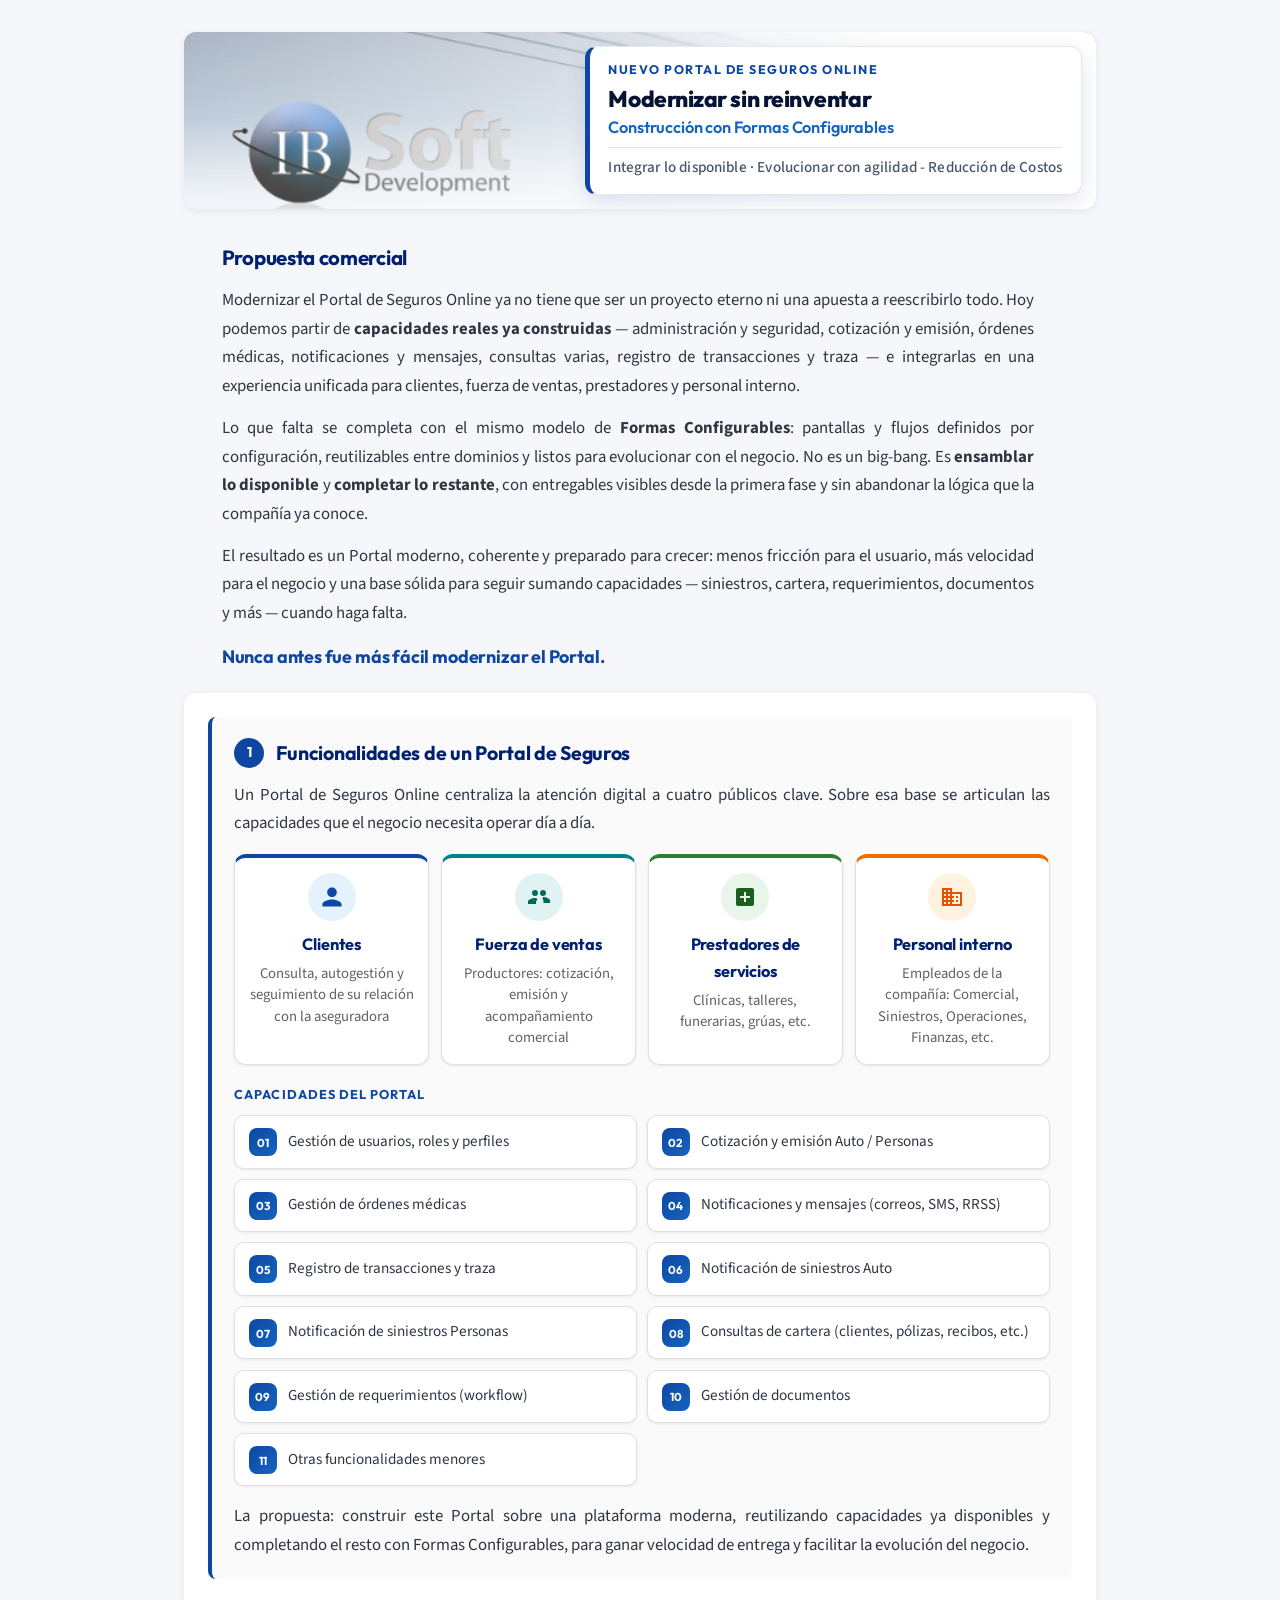
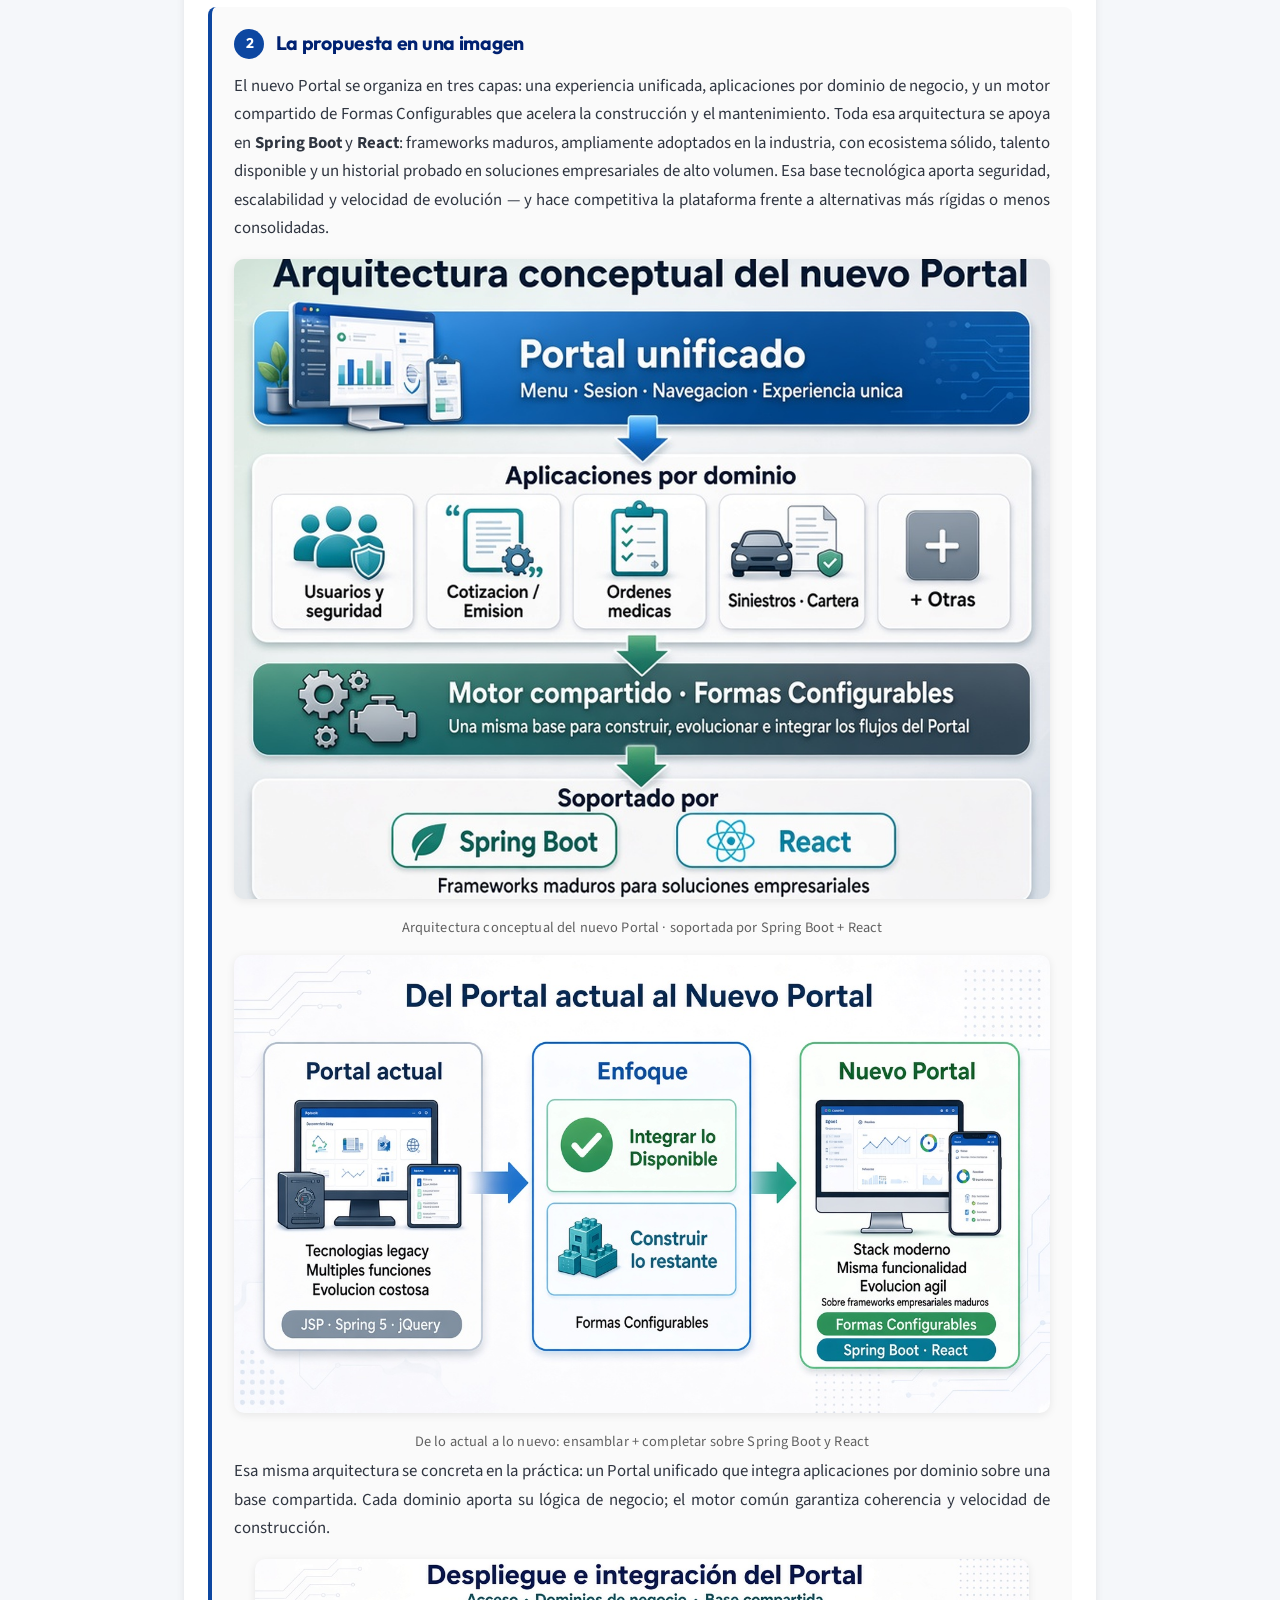
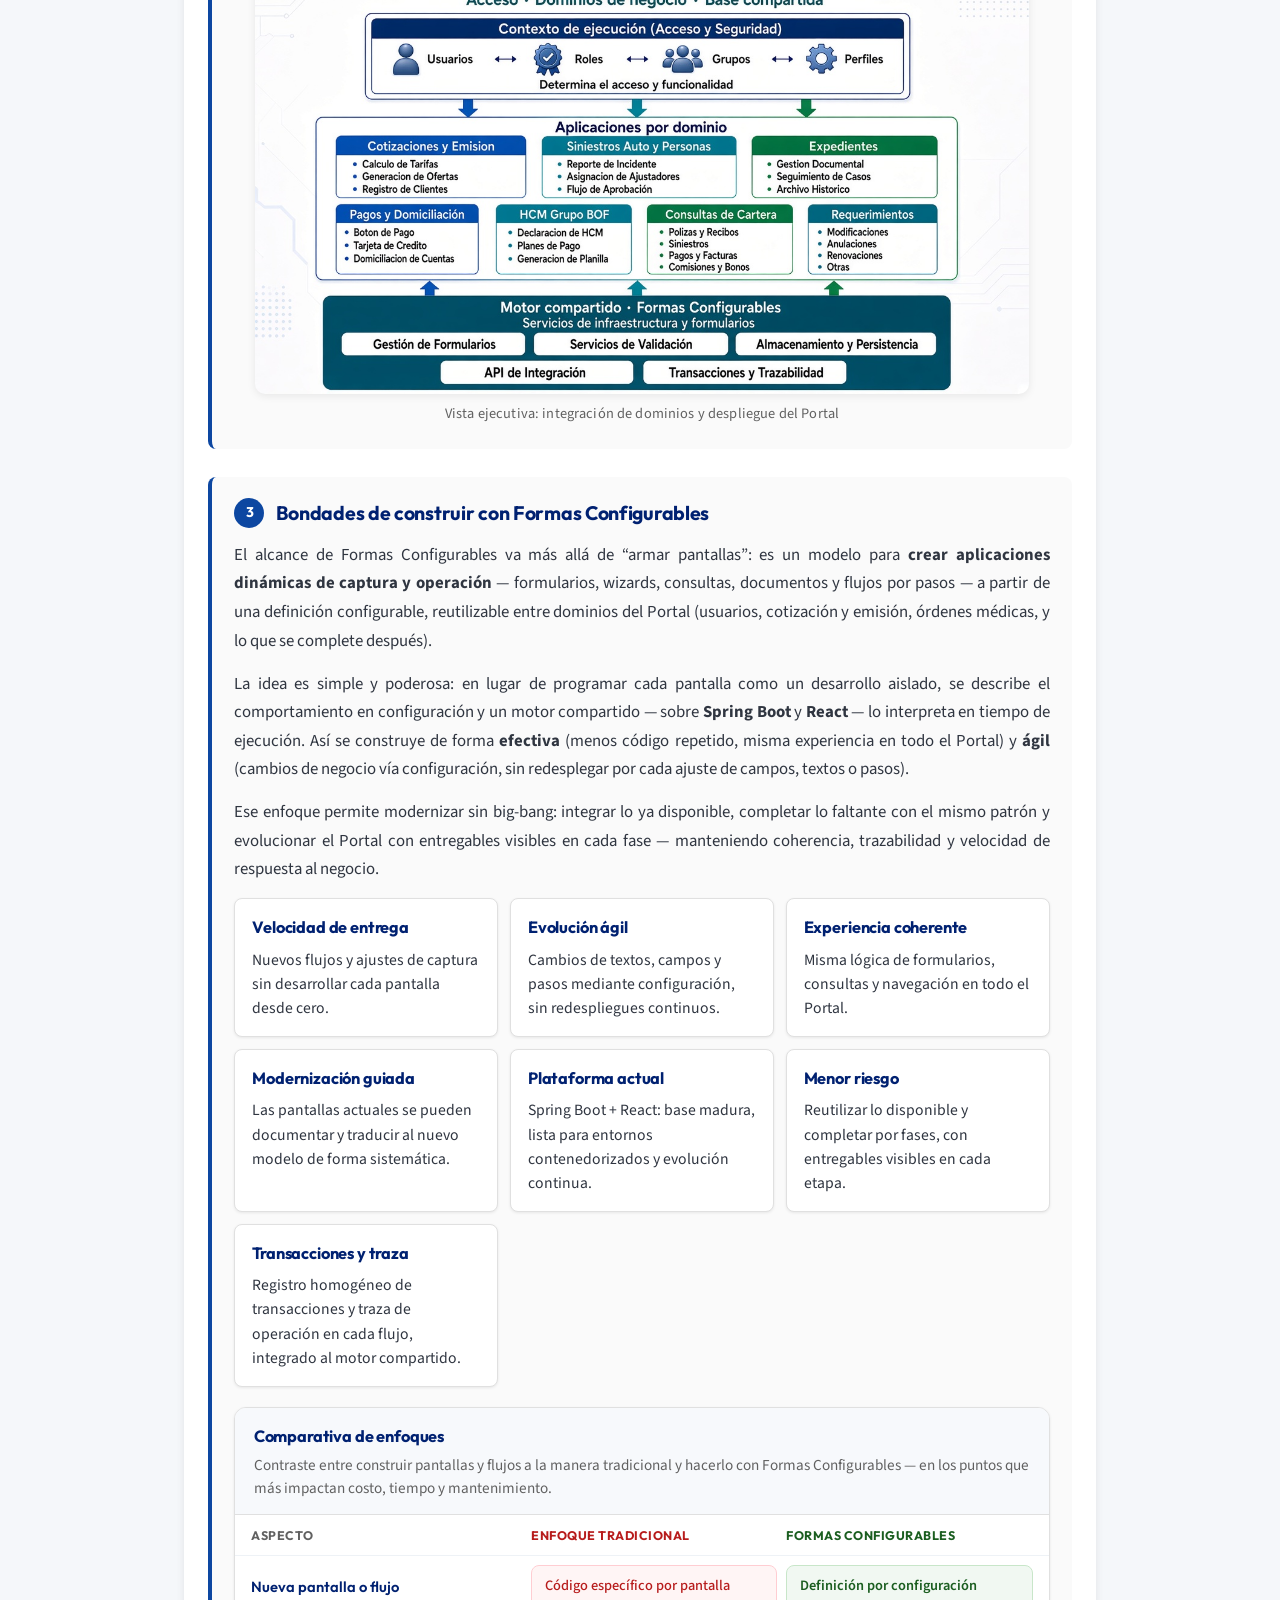
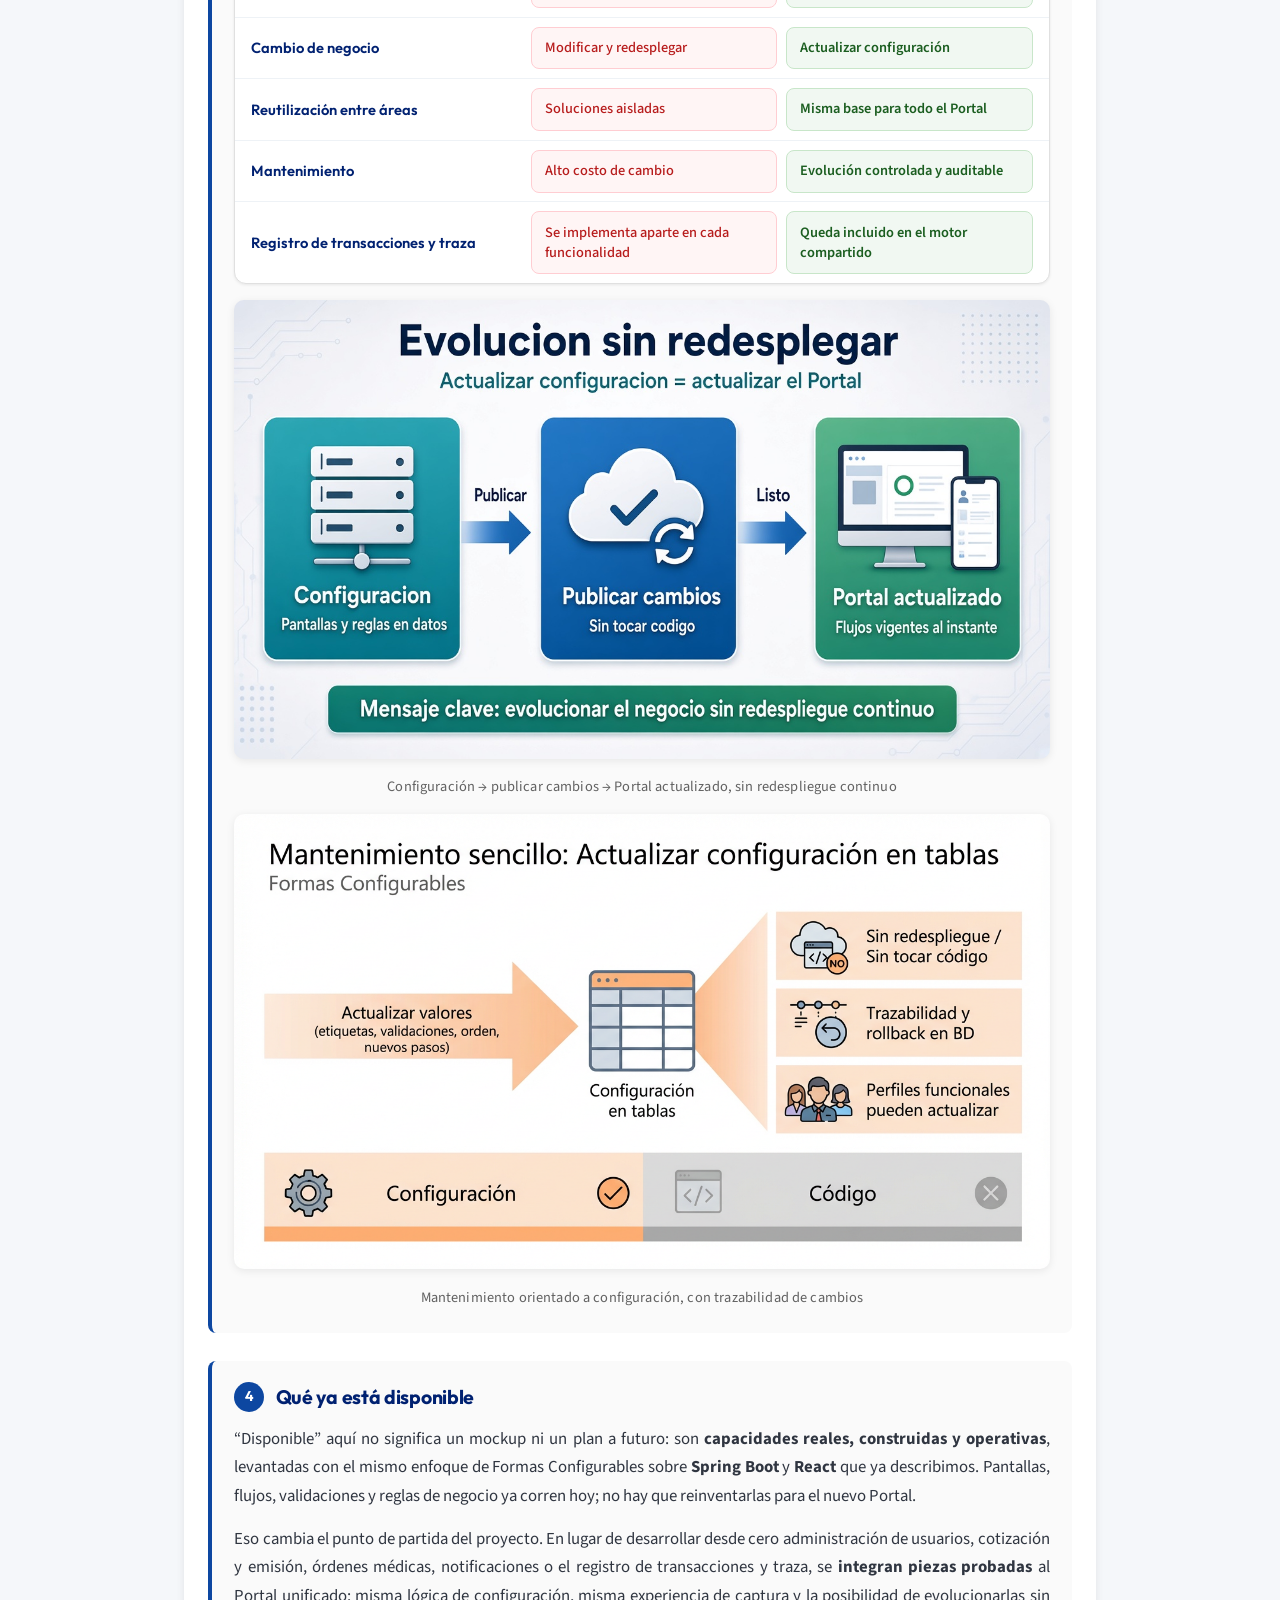
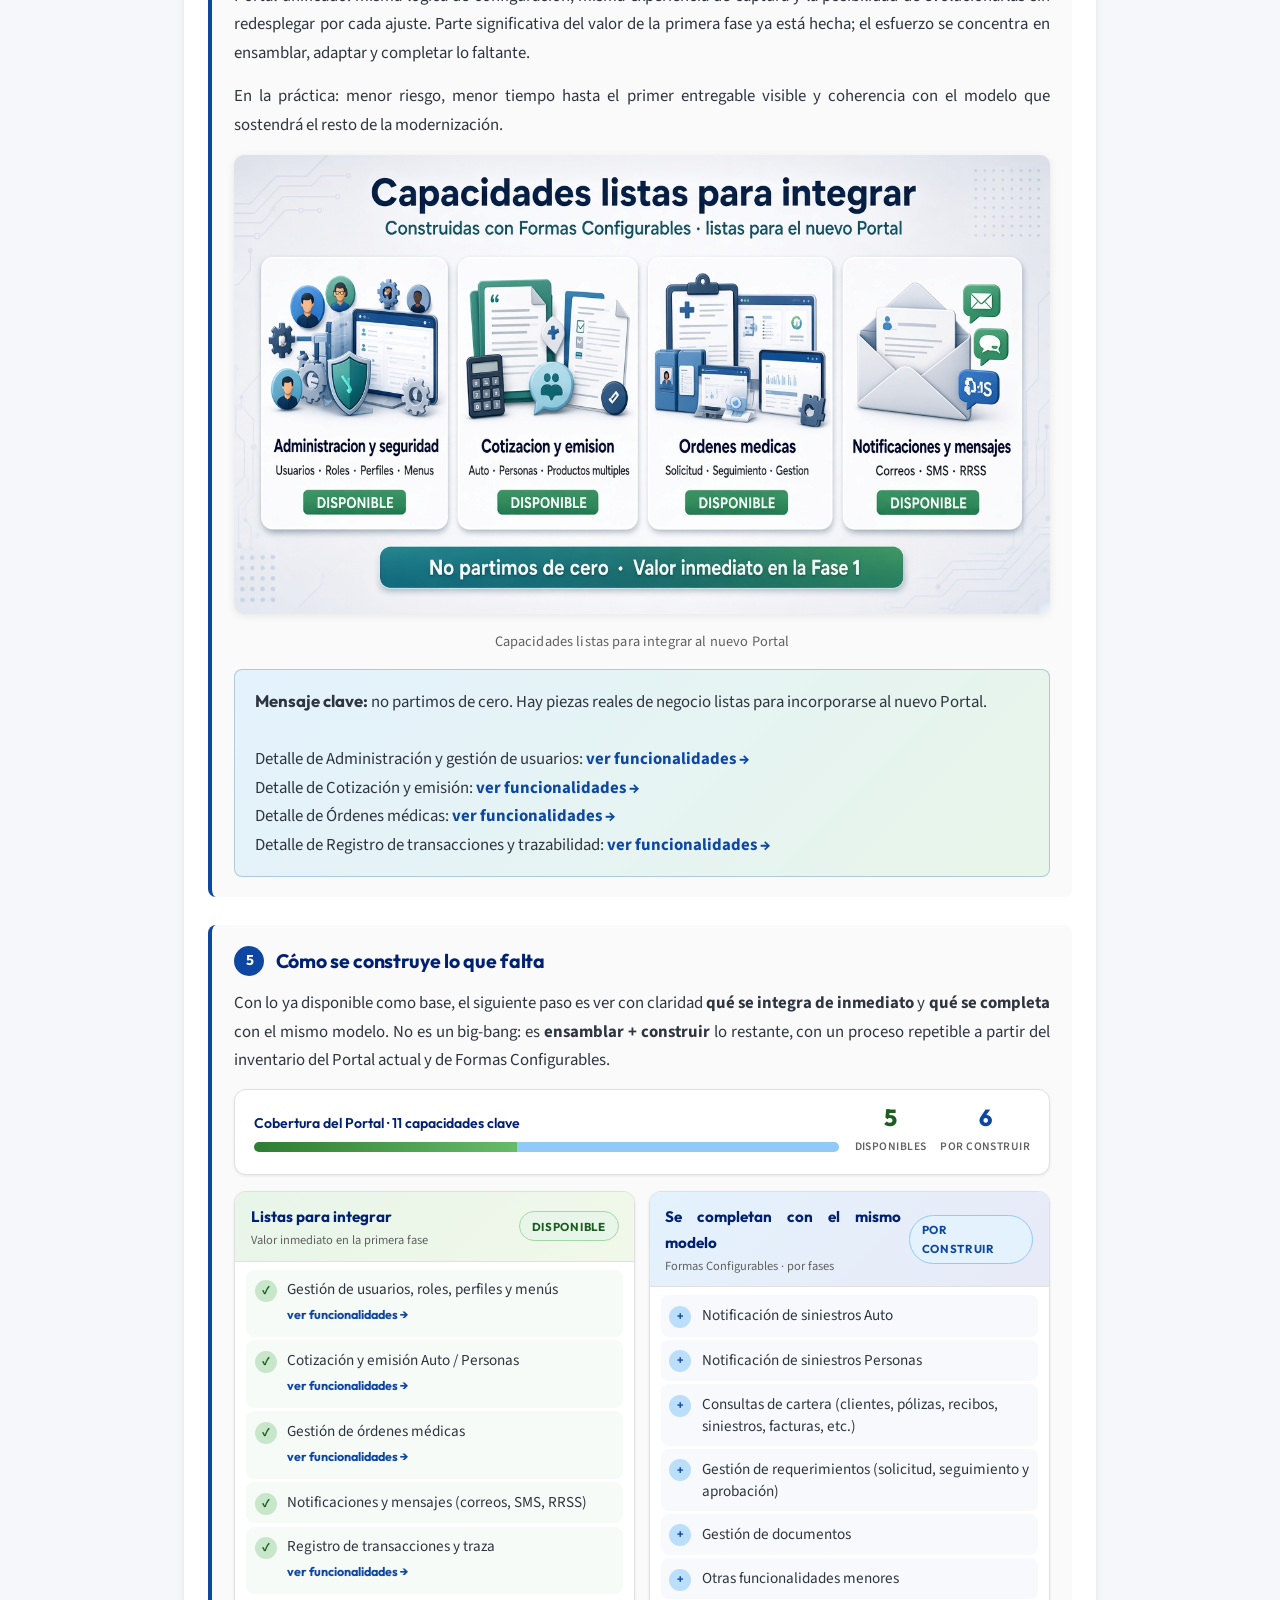
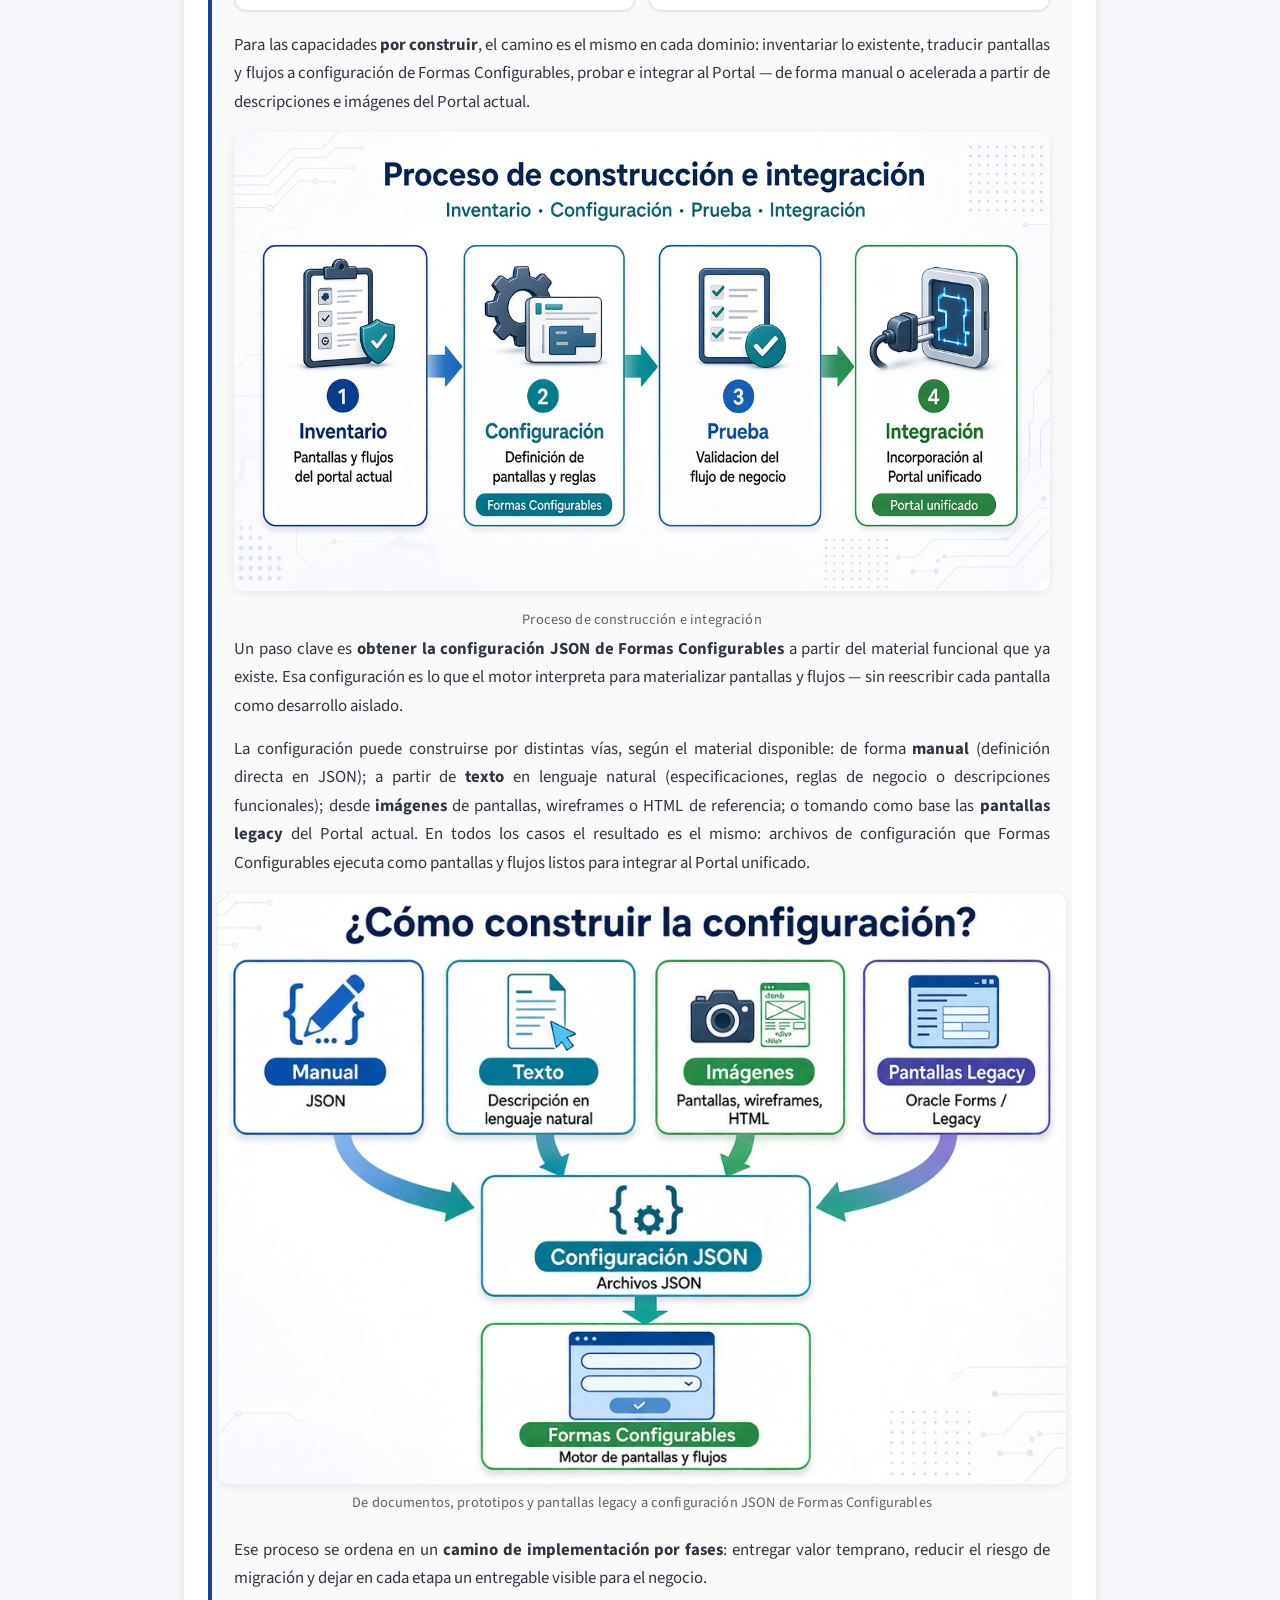
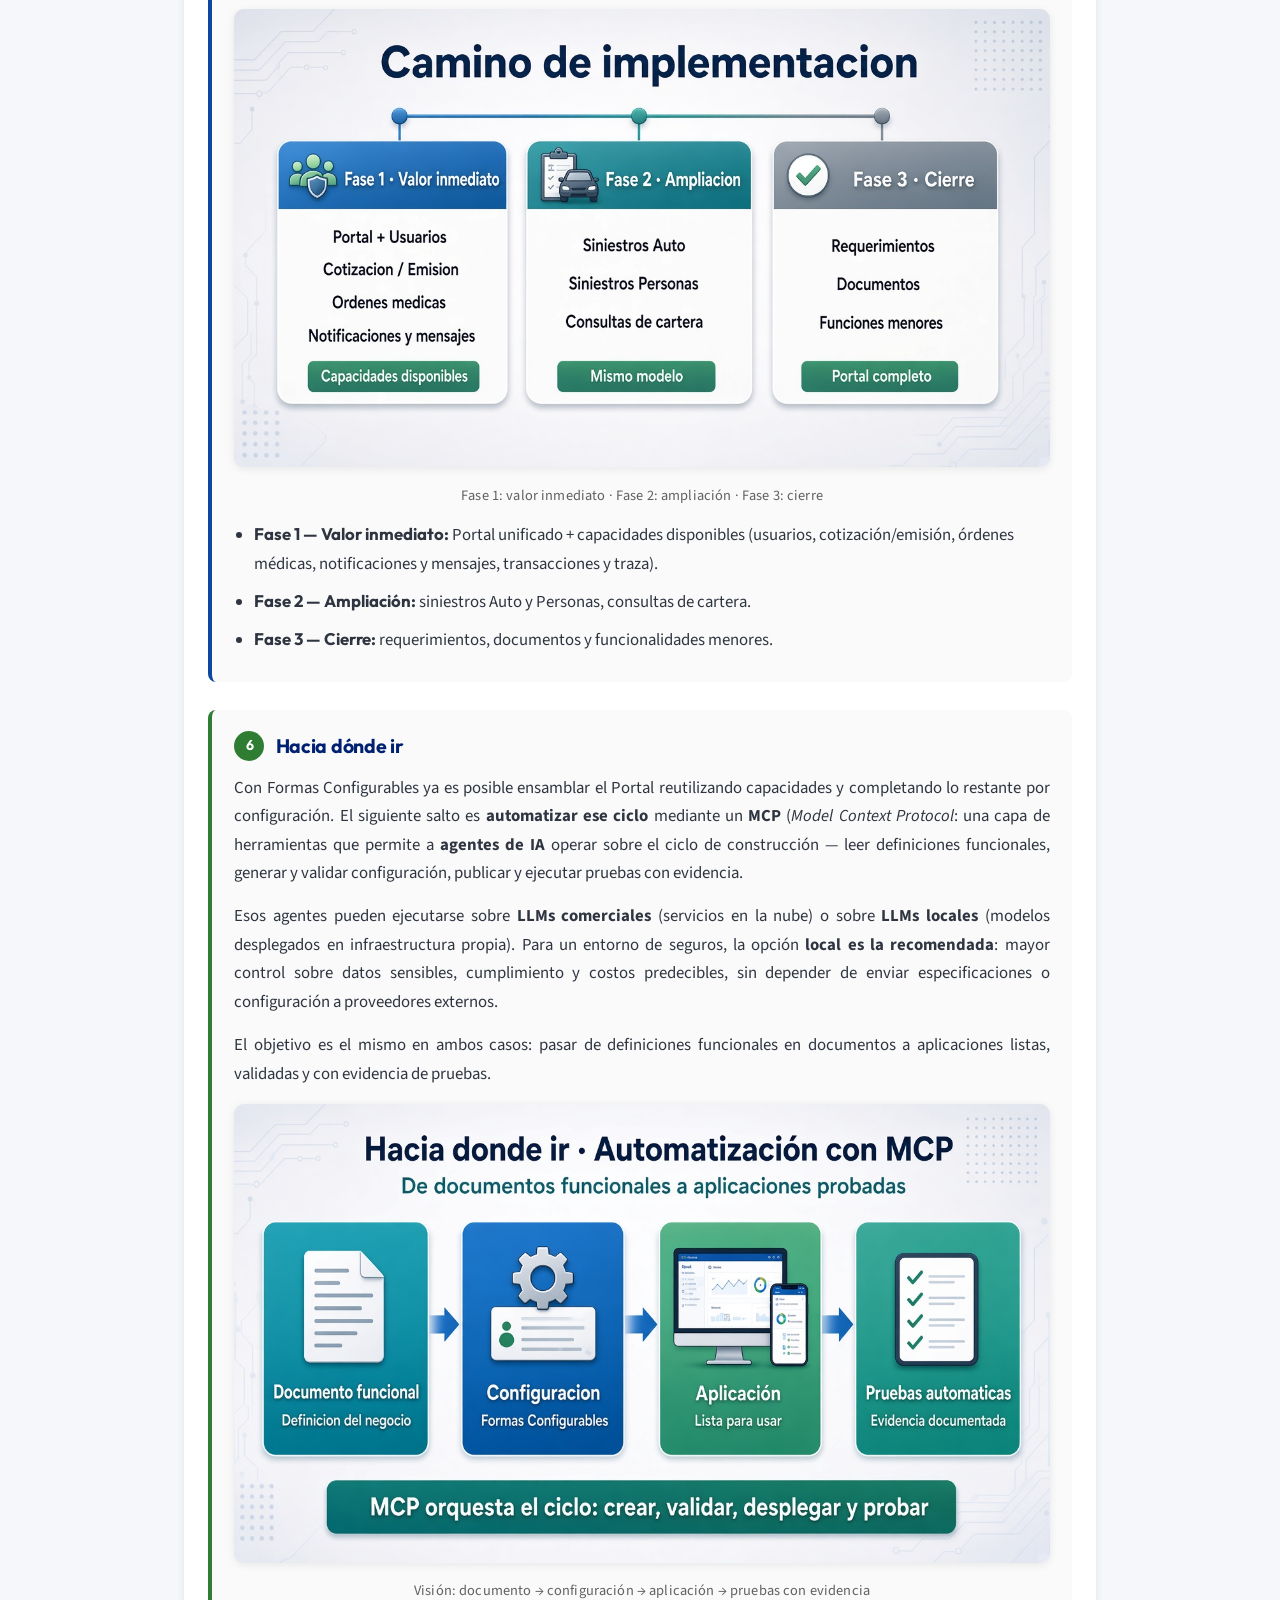
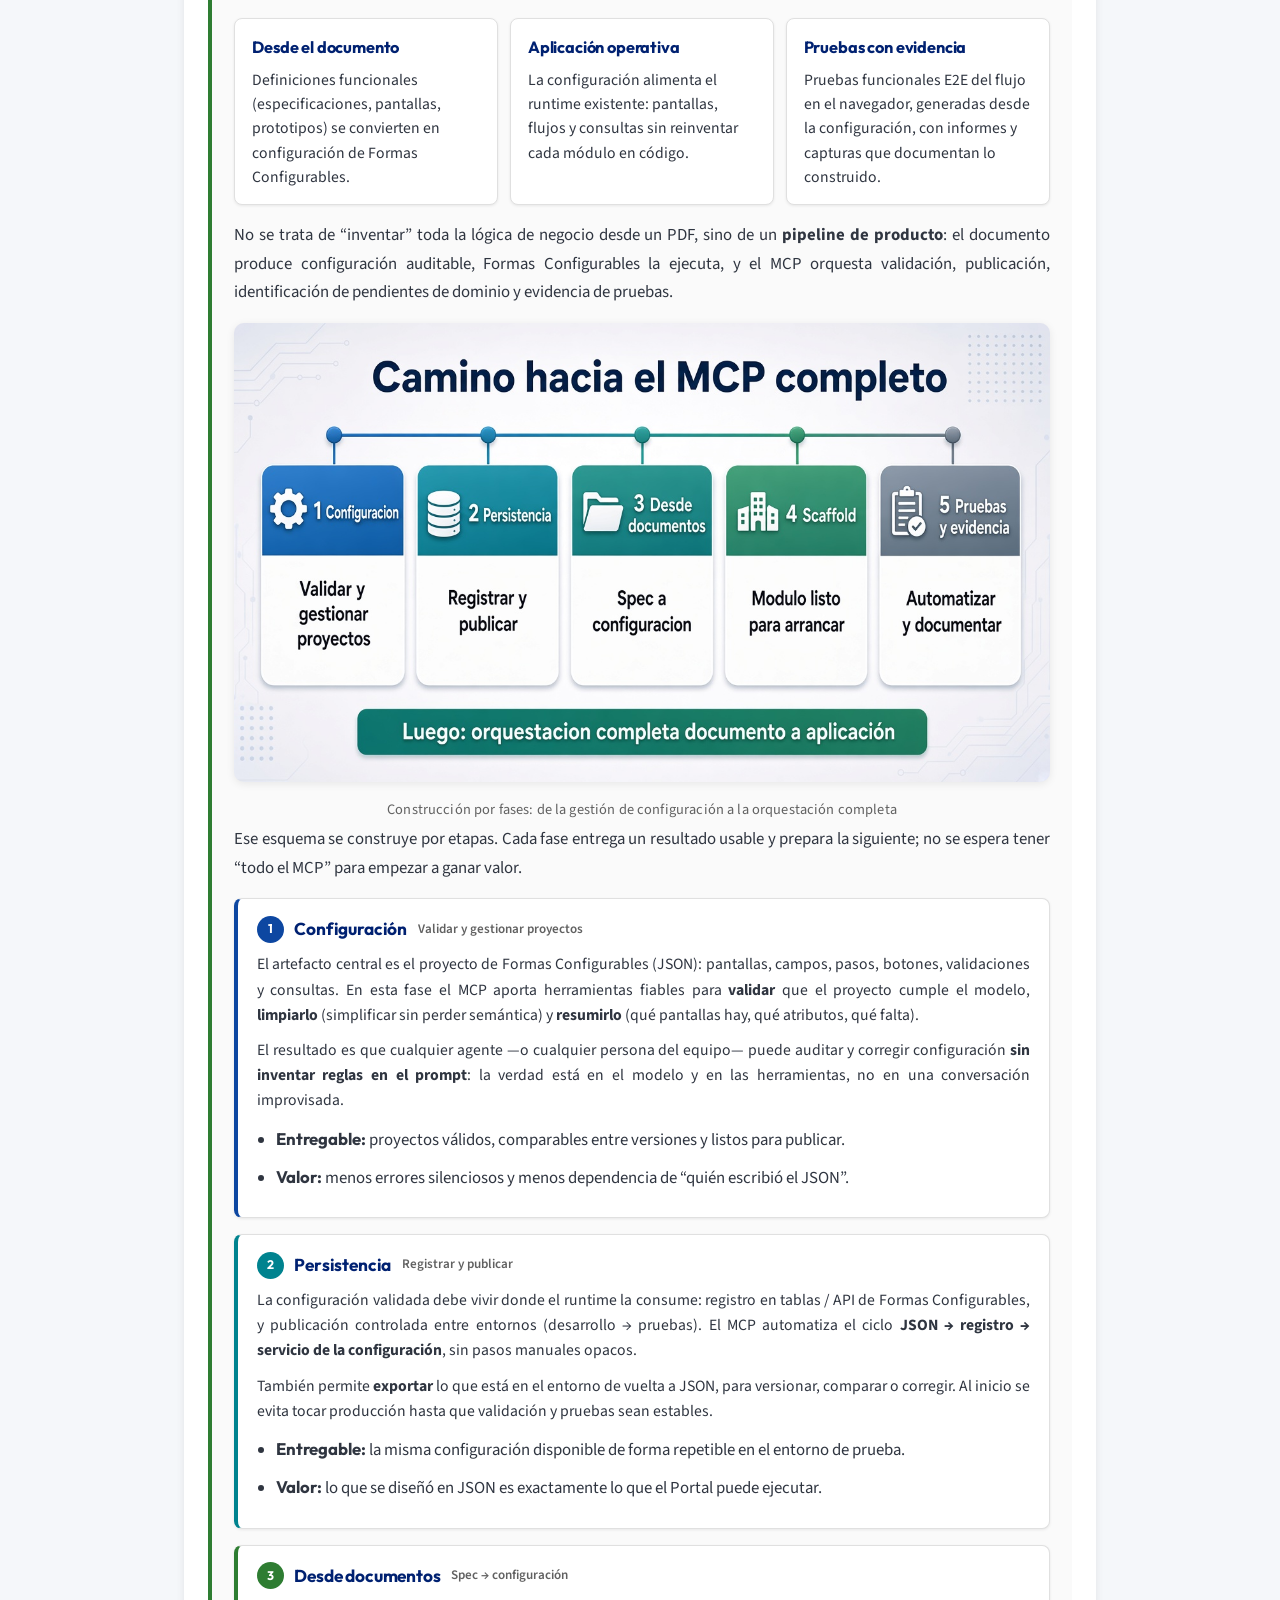
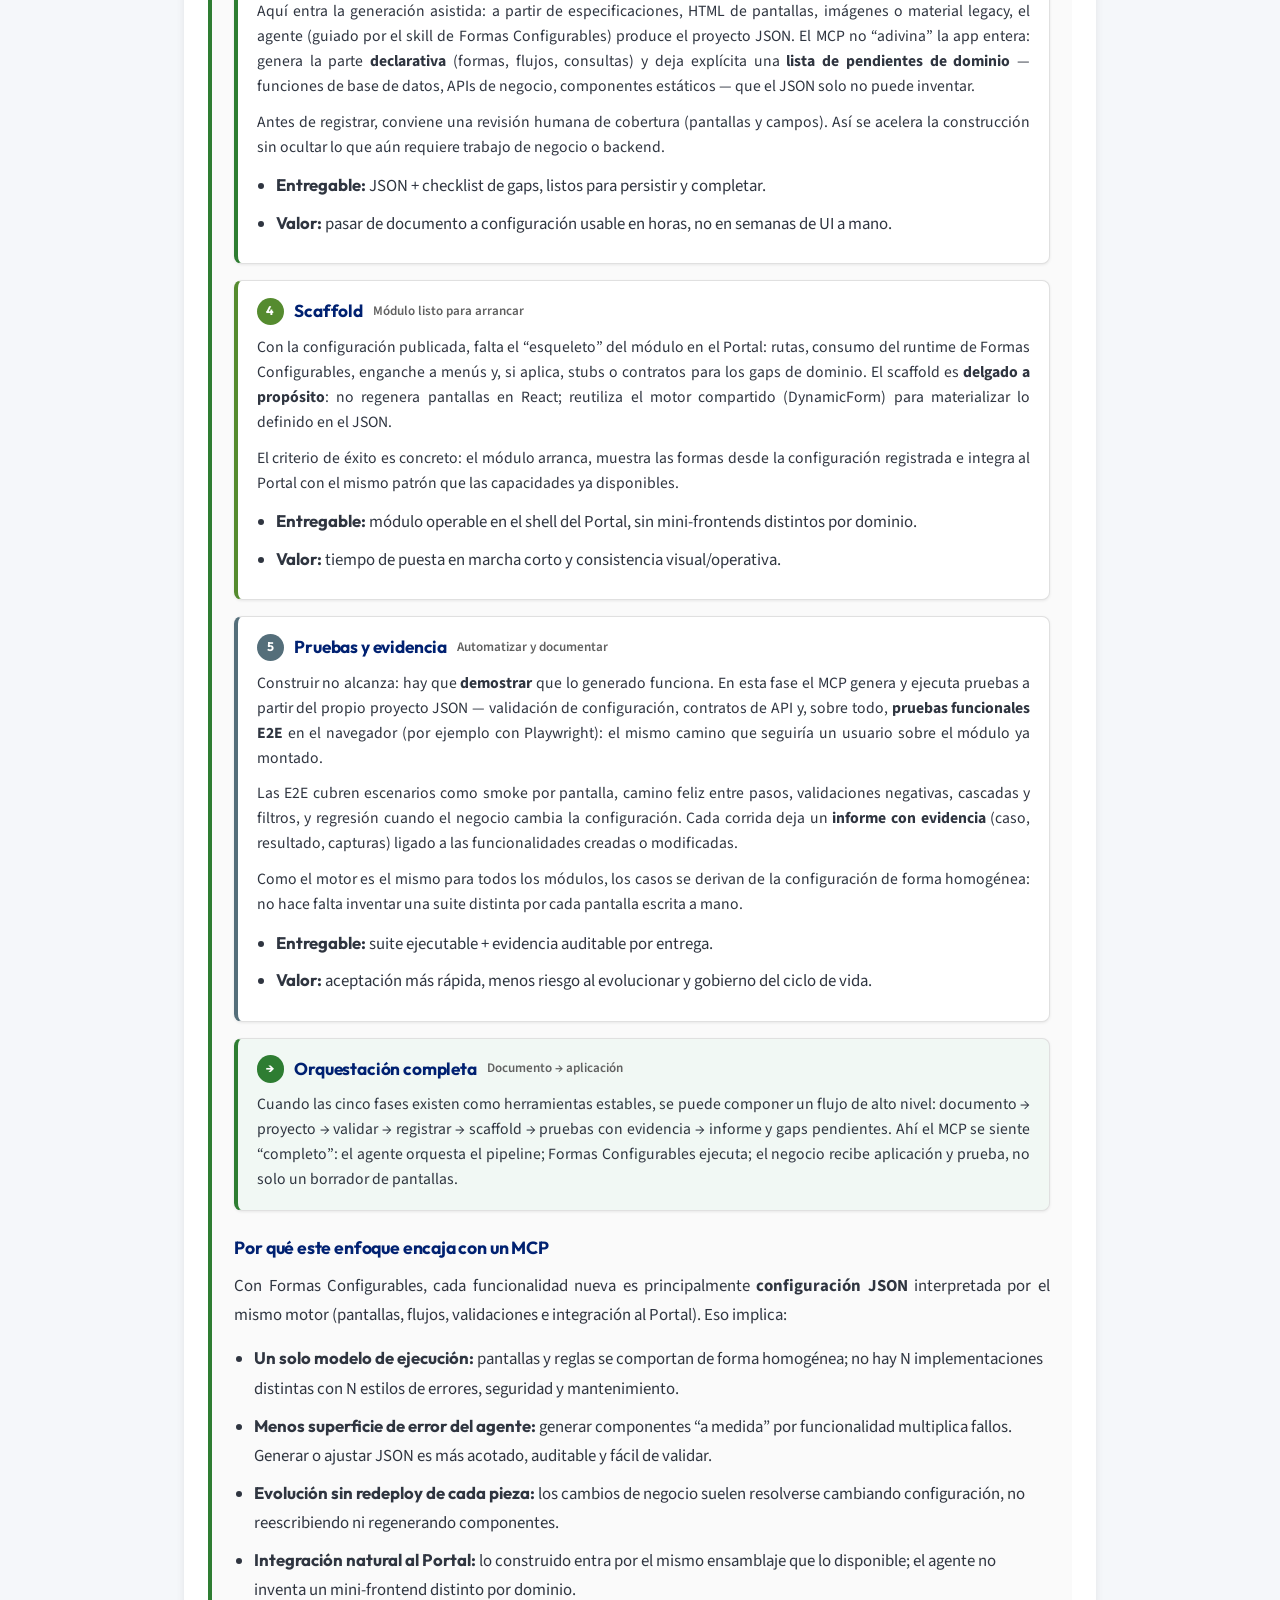
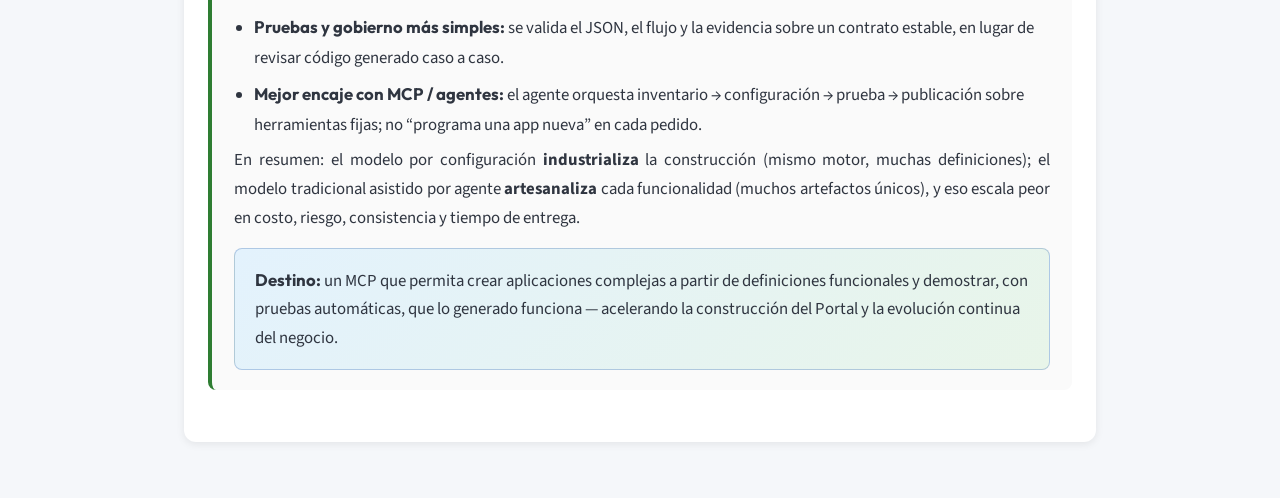
<file: portal/index.html>
<!DOCTYPE html>
<html lang="es">
<head>
  <meta charset="UTF-8">
  <meta name="viewport" content="width=device-width, initial-scale=1.0">
  <title>Nuevo Portal de Seguros Online · Formas Configurables</title>
  <link rel="preconnect" href="https://fonts.googleapis.com">
  <link rel="preconnect" href="https://fonts.gstatic.com" crossorigin>
  <link href="https://fonts.googleapis.com/css2?family=Outfit:wght@500;600;700;800&family=Source+Sans+3:ital,wght@0,400;0,500;0,600;0,700;1,400&display=swap" rel="stylesheet">
  <link rel="stylesheet" href="estilos-demo.css">
  <style>
    :root {
      --font-display: "Outfit", "Segoe UI", sans-serif;
      --font-body: "Source Sans 3", "Segoe UI", sans-serif;
      --text-desc: #2f3540;
      --size-desc: 1.05rem;
      --leading-desc: 1.7;
    }

    body {
      font-family: var(--font-body);
      font-size: 17px;
      line-height: 1.65;
      color: var(--text-desc);
      -webkit-font-smoothing: antialiased;
      text-rendering: optimizeLegibility;
    }

    .app-wrap {
      max-width: 960px;
      overflow: visible;
    }
    .card,
    .card-body {
      overflow: visible;
    }

    .comercial-header {
      display: flex;
      align-items: stretch;
      justify-content: space-between;
      gap: 1rem;
      flex-wrap: nowrap;
      background-image: url('ImagenEmpresa.png');
      background-repeat: no-repeat;
      background-position: left center;
      background-size: cover;
      background-color: #eef3f8;
      min-height: 148px;
      padding: 0.85rem 0.9rem;
      position: relative;
      overflow: hidden;
      border-radius: var(--radius-lg);
      margin-bottom: 2rem;
      box-shadow: var(--shadow);
    }
    .comercial-header::before {
      content: "";
      position: absolute;
      inset: 0;
      background: linear-gradient(
        90deg,
        rgba(255, 255, 255, 0.12) 0%,
        rgba(255, 255, 255, 0.5) 40%,
        rgba(255, 255, 255, 0.9) 62%,
        #ffffff 78%
      );
      pointer-events: none;
    }
    .comercial-header .title-wrap {
      position: relative;
      z-index: 1;
      margin-left: auto;
      max-width: 58%;
      min-width: 280px;
      text-align: left;
      padding: 0.95rem 1.15rem 1rem;
      color: #0a1f4d;
      background: #ffffff;
      border-radius: 12px;
      border: 1px solid rgba(13, 71, 161, 0.12);
      border-left: 5px solid #0d47a1;
      box-shadow: 0 6px 20px rgba(0, 33, 113, 0.12);
    }
    .comercial-header .title-wrap h1 {
      font-family: var(--font-display);
      color: #0a1f4d;
      font-weight: 700;
      letter-spacing: -0.01em;
      line-height: 1.28;
      margin: 0;
    }
    .comercial-header .title-wrap h1 .header-line-1 {
      display: block;
      font-size: 0.78rem;
      font-weight: 700;
      letter-spacing: 0.12em;
      margin-bottom: 0.4rem;
      text-transform: uppercase;
      color: #0d47a1;
    }
    .comercial-header .title-wrap h1 .header-line-2 {
      display: block;
      font-size: 1.42rem;
      font-weight: 800;
      letter-spacing: -0.02em;
      margin-bottom: 0.25rem;
      color: #061433;
    }
    .comercial-header .title-wrap h1 .header-line-3 {
      display: block;
      font-size: 1.02rem;
      font-weight: 600;
      letter-spacing: -0.01em;
      color: #1565c0;
    }
    .comercial-header .title-wrap .header-tagline {
      font-family: var(--font-body);
      font-size: 0.95rem;
      line-height: 1.45;
      margin-top: 0.55rem;
      margin-bottom: 0;
      font-weight: 500;
      color: #475569;
      letter-spacing: 0.01em;
      padding-top: 0.5rem;
      border-top: 1px solid rgba(13, 71, 161, 0.15);
    }

    .intro-propuesta {
      max-width: calc(100% - 1cm - 1.5rem - 1cm);
      margin: 0 0 1.5rem 1cm;
    }
    .intro-propuesta h2 {
      font-family: var(--font-display);
      font-size: 1.28rem;
      font-weight: 700;
      letter-spacing: -0.015em;
      color: var(--primary-dark);
      margin: 0 0 0.75rem 0;
    }
    .intro-propuesta p {
      text-align: justify;
      color: var(--text-desc);
      font-size: var(--size-desc);
      line-height: var(--leading-desc);
      font-weight: 400;
      margin: 0 0 0.85rem;
    }
    .intro-propuesta p:last-child { margin-bottom: 0; }
    .intro-propuesta .slogan {
      margin-top: 1rem;
      margin-bottom: 0;
      text-align: left;
      font-family: var(--font-display);
      font-size: 1.12rem;
      font-weight: 700;
      letter-spacing: -0.01em;
      color: #0d47a1;
      line-height: 1.4;
    }

    .slide-block {
      margin-bottom: 1.75rem;
      padding: 1.25rem 1.4rem;
      background: #fafafa;
      border-radius: var(--radius);
      border-left: 4px solid var(--primary);
    }
    .slide-block h3 {
      font-family: var(--font-display);
      margin: 0 0 0.75rem 0;
      color: var(--primary-dark);
      font-size: 1.22rem;
      font-weight: 700;
      letter-spacing: -0.015em;
      display: flex;
      align-items: center;
      gap: 0.7rem;
    }
    .slide-block h3 .num {
      flex-shrink: 0;
      width: 30px;
      height: 30px;
      border-radius: 50%;
      background: var(--primary);
      color: #fff;
      display: inline-flex;
      align-items: center;
      justify-content: center;
      font-family: var(--font-display);
      font-size: 0.88rem;
      font-weight: 700;
    }
    .slide-block p {
      margin: 0 0 0.9rem 0;
      color: var(--text-desc);
      font-size: var(--size-desc);
      line-height: var(--leading-desc);
      font-weight: 400;
      text-align: justify;
    }
    .slide-block p:last-child { margin-bottom: 0; }

    .mcp-fases {
      display: flex;
      flex-direction: column;
      gap: 1rem;
      margin: 1rem 0 1.25rem;
    }
    .mcp-fase {
      background: #fff;
      border: 1px solid var(--border);
      border-radius: var(--radius);
      box-shadow: var(--shadow-sm);
      padding: 1rem 1.15rem 1.1rem;
      border-left: 4px solid var(--primary);
    }
    .mcp-fase.fase-2 { border-left-color: #00838f; }
    .mcp-fase.fase-3 { border-left-color: #2e7d32; }
    .mcp-fase.fase-4 { border-left-color: #558b2f; }
    .mcp-fase.fase-5 { border-left-color: #546e7a; }
    .mcp-fase.fase-luego { border-left-color: var(--success); background: #f1f8f4; }
    .mcp-fase h4 {
      font-family: var(--font-display);
      margin: 0 0 0.55rem 0;
      color: var(--primary-dark);
      font-size: 1.08rem;
      font-weight: 700;
      letter-spacing: -0.01em;
      display: flex;
      align-items: center;
      gap: 0.65rem;
      flex-wrap: wrap;
    }
    .mcp-fase h4 .fase-num {
      flex-shrink: 0;
      min-width: 1.7rem;
      height: 1.7rem;
      padding: 0 0.45rem;
      border-radius: 999px;
      background: var(--primary);
      color: #fff;
      display: inline-flex;
      align-items: center;
      justify-content: center;
      font-size: 0.78rem;
      font-weight: 700;
    }
    .mcp-fase.fase-2 h4 .fase-num { background: #00838f; }
    .mcp-fase.fase-3 h4 .fase-num { background: #2e7d32; }
    .mcp-fase.fase-4 h4 .fase-num { background: #558b2f; }
    .mcp-fase.fase-5 h4 .fase-num { background: #546e7a; }
    .mcp-fase.fase-luego h4 .fase-num { background: var(--success); }
    .mcp-fase h4 .fase-tag {
      font-family: var(--font-body);
      font-size: 0.82rem;
      font-weight: 600;
      color: var(--text-muted);
      letter-spacing: 0;
    }
    .mcp-fase p {
      margin: 0 0 0.65rem 0;
      font-size: 0.98rem;
      line-height: 1.6;
      text-align: justify;
      color: var(--text-desc);
    }
    .mcp-fase p:last-child { margin-bottom: 0; }
    .mcp-fase .cta-list {
      margin: 0.35rem 0 0.25rem;
    }

    .portal-grid {
      display: grid;
      grid-template-columns: repeat(auto-fit, minmax(200px, 1fr));
      gap: 0.75rem;
      margin: 0.85rem 0 0;
    }
    .portal-item {
      background: #fff;
      border: 1px solid var(--border);
      border-radius: var(--radius);
      padding: 0.8rem 0.95rem;
      font-size: 0.95rem;
      color: var(--text-desc);
      line-height: 1.45;
      font-weight: 400;
      box-shadow: var(--shadow-sm);
    }
    .portal-item strong {
      font-family: var(--font-display);
      display: block;
      color: var(--primary-dark);
      font-size: 0.78rem;
      font-weight: 700;
      margin-bottom: 0.25rem;
      letter-spacing: 0.08em;
    }

    /* Punto 1 — esquema de públicos y capacidades */
    .audiencias {
      display: grid;
      grid-template-columns: repeat(4, 1fr);
      gap: 0.75rem;
      margin: 1rem 0 1.15rem;
    }
    .audiencia {
      background: #fff;
      border-radius: 12px;
      padding: 0.95rem 0.9rem 1rem;
      box-shadow: var(--shadow-sm);
      border: 1px solid var(--border);
      border-top: 4px solid var(--primary);
      text-align: center;
    }
    .audiencia.clientes { border-top-color: #0d47a1; }
    .audiencia.ventas { border-top-color: #00838f; }
    .audiencia.prestadores { border-top-color: #2e7d32; }
    .audiencia.interno { border-top-color: #ef6c00; }
    .audiencia .icono {
      width: 48px;
      height: 48px;
      margin: 0 auto 0.65rem;
      border-radius: 50%;
      display: flex;
      align-items: center;
      justify-content: center;
    }
    .audiencia.clientes .icono { background: #e3f2fd; color: #0d47a1; }
    .audiencia.ventas .icono { background: #e0f2f1; color: #00695c; }
    .audiencia.prestadores .icono { background: #e8f5e9; color: #1b5e20; }
    .audiencia.interno .icono { background: #fff3e0; color: #e65100; }
    .audiencia .icono svg { width: 24px; height: 24px; fill: currentColor; }
    .audiencia h4 {
      font-family: var(--font-display);
      font-size: 1.02rem;
      font-weight: 700;
      margin: 0 0 0.3rem;
      color: var(--primary-dark);
      letter-spacing: -0.01em;
    }
    .audiencia p {
      margin: 0 !important;
      font-size: 0.92rem !important;
      line-height: 1.45 !important;
      text-align: center !important;
      color: var(--text-muted) !important;
      font-weight: 400 !important;
    }
    .capacidades-label {
      font-family: var(--font-display);
      font-size: 0.8rem;
      font-weight: 700;
      letter-spacing: 0.08em;
      text-transform: uppercase;
      color: var(--primary);
      margin: 0.35rem 0 0.65rem;
    }
    .capacidades-grid {
      display: grid;
      grid-template-columns: repeat(2, 1fr);
      gap: 0.65rem;
    }
    .capacidad {
      display: flex;
      align-items: flex-start;
      gap: 0.7rem;
      background: #fff;
      border: 1px solid var(--border);
      border-radius: 10px;
      padding: 0.7rem 0.85rem;
      box-shadow: var(--shadow-sm);
      transition: border-color 0.15s ease;
    }
    .capacidad:hover { border-color: #90caf9; }
    .capacidad .nro {
      flex-shrink: 0;
      width: 28px;
      height: 28px;
      border-radius: 8px;
      background: linear-gradient(135deg, #0d47a1, #1565c0);
      color: #fff;
      font-family: var(--font-display);
      font-size: 0.72rem;
      font-weight: 700;
      display: flex;
      align-items: center;
      justify-content: center;
      margin-top: 0.05rem;
    }
    .capacidad .txt {
      font-size: 0.95rem;
      line-height: 1.4;
      color: var(--text-desc);
      padding-top: 0.2rem;
      font-weight: 400;
    }
    @media (max-width: 900px) {
      .audiencias { grid-template-columns: repeat(2, 1fr); }
    }
    @media (max-width: 700px) {
      .audiencias { grid-template-columns: 1fr; }
      .capacidades-grid { grid-template-columns: 1fr; }
    }

    .figure {
      margin: 1rem 0 0.25rem;
      text-align: center;
    }
    .figure img {
      max-width: 100%;
      height: auto;
      border-radius: 10px;
      box-shadow: var(--shadow);
      background: #fff;
    }
    .figure.figure-hero img {
      width: 100%;
      max-width: 100%;
    }
    /* Despliegue: 95% del ancho de columna (+5% sobre el 90%), centrada */
    .figure.figure-xl {
      width: 95%;
      max-width: 95%;
      margin-left: auto;
      margin-right: auto;
    }
    .figure.figure-xl img {
      width: 100%;
      max-width: 100%;
      display: block;
    }
    /* Configuración JSON: ~104% del ancho de columna, centrada */
    .figure.figure-config {
      width: 104%;
      max-width: 104%;
      margin-left: auto;
      margin-right: auto;
      position: relative;
      left: 50%;
      transform: translateX(-50%);
    }
    .figure.figure-config img {
      width: 100%;
      max-width: 100%;
      display: block;
    }
    .figure .caption {
      font-family: var(--font-body);
      margin-top: 0.6rem;
      font-size: 0.9rem;
      font-weight: 400;
      color: var(--text-muted);
      text-align: center;
      line-height: 1.45;
      letter-spacing: 0.01em;
    }

    .benefits {
      display: grid;
      grid-template-columns: repeat(auto-fit, minmax(240px, 1fr));
      gap: 0.75rem;
      margin-top: 0.85rem;
    }
    .benefit {
      background: #fff;
      border-radius: var(--radius);
      padding: 0.95rem 1.05rem;
      border: 1px solid var(--border);
      box-shadow: var(--shadow-sm);
    }
    .benefit h4 {
      font-family: var(--font-display);
      margin: 0 0 0.4rem 0;
      color: var(--primary-dark);
      font-size: 1.02rem;
      font-weight: 700;
      letter-spacing: -0.01em;
    }
    .benefit p {
      margin: 0;
      font-size: 0.98rem;
      text-align: left;
      color: var(--text-desc);
      line-height: 1.55;
      font-weight: 400;
    }

    .badge {
      font-family: var(--font-display);
      display: inline-block;
      padding: 0.28rem 0.75rem;
      border-radius: 999px;
      font-size: 0.72rem;
      font-weight: 700;
      letter-spacing: 0.06em;
      text-transform: uppercase;
    }
    .badge-disponible {
      background: #e8f5e9;
      color: #1b5e20;
      border: 1px solid #a5d6a7;
    }
    .badge-construir {
      background: #e3f2fd;
      color: #0d47a1;
      border: 1px solid #90caf9;
    }

    /* Mapa de cobertura — layout comercial */
    .coverage-summary {
      display: grid;
      grid-template-columns: 1fr auto;
      gap: 1rem;
      align-items: center;
      margin: 0.85rem 0 1rem;
      padding: 0.95rem 1.15rem;
      background: #fff;
      border: 1px solid var(--border);
      border-radius: 12px;
      box-shadow: var(--shadow-sm);
    }
    .coverage-summary .bar-wrap {
      display: flex;
      flex-direction: column;
      gap: 0.45rem;
    }
    .coverage-summary .bar-label {
      font-family: var(--font-display);
      font-size: 0.88rem;
      font-weight: 600;
      color: var(--primary-dark);
    }
    .coverage-summary .bar {
      display: flex;
      height: 10px;
      border-radius: 999px;
      overflow: hidden;
      background: #e3f2fd;
    }
    .coverage-summary .bar .done {
      width: 45%;
      background: linear-gradient(90deg, #2e7d32, #66bb6a);
    }
    .coverage-summary .bar .todo {
      flex: 1;
      background: #90caf9;
    }
    .coverage-summary .counts {
      display: flex;
      gap: 0.85rem;
      flex-shrink: 0;
    }
    .coverage-summary .count {
      text-align: center;
      min-width: 72px;
    }
    .coverage-summary .count .n {
      font-family: var(--font-display);
      display: block;
      font-size: 1.45rem;
      font-weight: 800;
      line-height: 1.1;
      letter-spacing: -0.02em;
    }
    .coverage-summary .count .l {
      font-size: 0.72rem;
      font-weight: 600;
      text-transform: uppercase;
      letter-spacing: 0.04em;
      color: var(--text-muted);
    }
    .coverage-summary .count.ok .n { color: #1b5e20; }
    .coverage-summary .count.build .n { color: #0d47a1; }

    .coverage-map {
      display: grid;
      grid-template-columns: 1fr 1fr;
      gap: 0.9rem;
      margin-top: 0.35rem;
    }
    .coverage-col {
      background: #fff;
      border: 1px solid var(--border);
      border-radius: 12px;
      overflow: hidden;
      box-shadow: var(--shadow-sm);
    }
    .coverage-col .col-head {
      display: flex;
      align-items: center;
      justify-content: space-between;
      gap: 0.5rem;
      padding: 0.75rem 0.95rem;
      border-bottom: 1px solid var(--border);
    }
    .coverage-col.disponible .col-head {
      background: linear-gradient(135deg, #e8f5e9 0%, #f1f8e9 100%);
    }
    .coverage-col.construir .col-head {
      background: linear-gradient(135deg, #e3f2fd 0%, #e8eaf6 100%);
    }
    .coverage-col .col-title {
      font-family: var(--font-display);
      font-size: 0.95rem;
      font-weight: 700;
      color: var(--primary-dark);
      margin: 0;
    }
    .coverage-col .col-sub {
      margin: 0.15rem 0 0;
      font-size: 0.78rem;
      color: var(--text-muted);
      line-height: 1.3;
    }
    .coverage-list {
      list-style: none;
      margin: 0;
      padding: 0.5rem 0.65rem 0.65rem;
    }
    .coverage-list li {
      display: flex;
      align-items: flex-start;
      gap: 0.65rem;
      padding: 0.55rem 0.55rem;
      border-radius: 8px;
      margin-bottom: 0.2rem;
    }
    .coverage-list li:last-child { margin-bottom: 0; }
    .coverage-col.disponible .coverage-list li { background: #f7fbf7; }
    .coverage-col.construir .coverage-list li { background: #f7f9fc; }
    .coverage-list .mark {
      flex-shrink: 0;
      width: 22px;
      height: 22px;
      border-radius: 50%;
      display: inline-flex;
      align-items: center;
      justify-content: center;
      margin-top: 0.1rem;
      font-size: 0.75rem;
      font-weight: 800;
    }
    .coverage-col.disponible .mark {
      background: #c8e6c9;
      color: #1b5e20;
    }
    .coverage-col.construir .mark {
      background: #bbdefb;
      color: #0d47a1;
    }
    .coverage-list .item { flex: 1; min-width: 0; }
    .coverage-list .item-title {
      font-size: 0.95rem;
      line-height: 1.45;
      color: var(--text-desc);
      font-weight: 400;
    }
    .coverage-list .item-link {
      display: inline-block;
      margin-top: 0.25rem;
      font-family: var(--font-display);
      font-size: 0.78rem;
      font-weight: 700;
      color: #0d47a1;
      text-decoration: none;
    }
    .coverage-list .item-link:hover { text-decoration: underline; }

    @media (max-width: 800px) {
      .coverage-map { grid-template-columns: 1fr; }
      .coverage-summary { grid-template-columns: 1fr; }
      .coverage-summary .counts { justify-content: flex-start; }
    }

    .comparativa {
      margin-top: 1.25rem;
      background: #fff;
      border: 1px solid var(--border);
      border-radius: 12px;
      overflow: hidden;
      box-shadow: var(--shadow-sm);
    }
    .comparativa-intro {
      padding: 0.95rem 1.15rem 0.9rem;
      border-bottom: 1px solid var(--border);
      background: #f7f9fc;
    }
    .comparativa-intro h4 {
      font-family: var(--font-display);
      margin: 0 0 0.3rem;
      font-size: 1.02rem;
      font-weight: 700;
      color: var(--primary-dark);
      letter-spacing: -0.01em;
    }
    .comparativa-intro p {
      margin: 0 !important;
      text-align: left !important;
      font-size: 0.95rem !important;
      line-height: 1.5 !important;
      color: var(--text-muted) !important;
    }
    .comparativa-head {
      display: grid;
      grid-template-columns: 1.1fr 1fr 1fr;
      gap: 0.55rem;
      padding: 0.65rem 1rem 0.55rem;
      font-family: var(--font-display);
      font-size: 0.78rem;
      font-weight: 700;
      letter-spacing: 0.04em;
      text-transform: uppercase;
      color: var(--text-muted);
    }
    .comparativa-head .h-trad { color: #b71c1c; }
    .comparativa-head .h-fc { color: #1b5e20; }
    .comparativa-row {
      display: grid;
      grid-template-columns: 1.1fr 1fr 1fr;
      gap: 0.55rem;
      padding: 0.55rem 1rem;
      align-items: stretch;
      border-top: 1px solid #eef2f6;
    }
    .comparativa-row .aspect {
      display: flex;
      align-items: center;
      font-family: var(--font-display);
      font-size: 0.92rem;
      font-weight: 600;
      color: var(--primary-dark);
      line-height: 1.35;
      padding-right: 0.25rem;
    }
    .comparativa-row .cell {
      display: flex;
      align-items: center;
      padding: 0.65rem 0.8rem;
      border-radius: 8px;
      font-size: 0.9rem;
      line-height: 1.4;
      font-weight: 500;
    }
    .comparativa-row .cell.trad {
      background: #fff5f5;
      color: #b71c1c;
      border: 1px solid #ffcdd2;
    }
    .comparativa-row .cell.fc {
      background: #f1f8f2;
      color: #1b5e20;
      border: 1px solid #c8e6c9;
      font-weight: 600;
    }
    @media (max-width: 700px) {
      .comparativa-head { display: none; }
      .comparativa-row {
        grid-template-columns: 1fr;
        gap: 0.4rem;
        padding: 0.75rem 0.9rem;
      }
      .comparativa-row .aspect { margin-bottom: 0.15rem; }
      .comparativa-row .cell.trad::before {
        content: "Tradicional · ";
        font-weight: 700;
        opacity: 0.75;
      }
      .comparativa-row .cell.fc::before {
        content: "Formas Configurables · ";
        font-weight: 700;
        opacity: 0.75;
      }
    }

    .message-box {
      margin-top: 1rem;
      padding: 1.05rem 1.25rem;
      border-radius: var(--radius);
      background: linear-gradient(135deg, #e3f2fd 0%, #e8f5e9 100%);
      border: 1px solid rgba(13, 71, 161, 0.25);
      font-size: var(--size-desc);
      line-height: var(--leading-desc);
      font-weight: 400;
      color: var(--text-desc);
    }
    .message-box strong {
      font-family: var(--font-display);
      font-weight: 700;
    }

    .cta-list {
      margin: 0.75rem 0 0;
      padding-left: 1.2rem;
      color: var(--text-desc);
      line-height: 1.75;
      font-size: var(--size-desc);
      font-weight: 400;
    }
    .cta-list li { margin-bottom: 0.4rem; }
    .cta-list strong {
      font-family: var(--font-display);
      font-weight: 700;
    }

    .legend {
      display: flex;
      flex-wrap: wrap;
      gap: 1rem;
      margin-top: 0.75rem;
      font-size: 0.9rem;
      color: var(--text-muted);
    }
    .legend span { display: inline-flex; align-items: center; gap: 0.4rem; }

    .card-header {
      font-family: var(--font-display);
      letter-spacing: -0.01em;
    }

    @media (max-width: 700px) {
      .comercial-header {
        flex-wrap: wrap;
        background-position: top left;
        min-height: auto;
      }
      .comercial-header::before {
        background: rgba(255, 255, 255, 0.88);
      }
      .comercial-header .title-wrap {
        max-width: 100%;
        min-width: 0;
        width: 100%;
        text-align: left;
      }
      .comercial-header .title-wrap h1 .header-line-2 { font-size: 1.22rem; }
      .intro-propuesta { margin-left: 0; max-width: 100%; }
    }

    @media print {
      body { font-size: 12pt; }
      .comercial-header .title-wrap h1 .header-line-2 { font-size: 16pt; }
    }
  </style>
</head>
<body>
  <div class="app-wrap">
    <header class="comercial-header">
      <div class="title-wrap">
        <h1>
          <span class="header-line-1">Nuevo Portal de Seguros Online</span>
          <span class="header-line-2">Modernizar sin reinventar</span>
          <span class="header-line-3">Construcción con Formas Configurables</span>
        </h1>
        <p class="header-tagline">Integrar lo disponible · Evolucionar con agilidad - Reducción de Costos</p>
      </div>
    </header>

    <div class="intro intro-propuesta">
      <h2>Propuesta comercial</h2>
      <p>
        Modernizar el Portal de Seguros Online ya no tiene que ser un proyecto
        eterno ni una apuesta a reescribirlo todo. Hoy podemos partir de
        <strong>capacidades reales ya construidas</strong> — administración y seguridad,
        cotización y emisión, órdenes médicas, notificaciones y mensajes, consultas varias,
        registro de transacciones y traza —
        e integrarlas en una experiencia unificada para clientes, fuerza de ventas,
        prestadores y personal interno.
      </p>
      <p>
        Lo que falta se completa con el mismo modelo de
        <strong>Formas Configurables</strong>: pantallas y flujos definidos por
        configuración, reutilizables entre dominios y listos para evolucionar
        con el negocio. No es un big-bang. Es <strong>ensamblar lo disponible</strong>
        y <strong>completar lo restante</strong>, con entregables visibles desde
        la primera fase y sin abandonar la lógica que la compañía ya conoce.
      </p>
      <p>
        El resultado es un Portal moderno, coherente y preparado para crecer:
        menos fricción para el usuario, más velocidad para el negocio y una
        base sólida para seguir sumando capacidades — siniestros, cartera,
        requerimientos, documentos y más — cuando haga falta.
      </p>
      <p class="slogan">Nunca antes fue más fácil modernizar el Portal.</p>
    </div>

    <div class="card">
      <div class="card-body">

        <!-- 1 Funcionalidades del Portal -->
        <section class="slide-block">
          <h3><span class="num">1</span> Funcionalidades de un Portal de Seguros</h3>
          <p>
            Un Portal de Seguros Online centraliza la atención digital a cuatro públicos clave.
            Sobre esa base se articulan las capacidades que el negocio necesita operar día a día.
          </p>

          <div class="audiencias">
            <div class="audiencia clientes">
              <div class="icono" aria-hidden="true">
                <svg viewBox="0 0 24 24"><path d="M12 12c2.7 0 4.8-2.1 4.8-4.8S14.7 2.4 12 2.4 7.2 4.5 7.2 7.2 9.3 12 12 12zm0 2.4c-3.2 0-9.6 1.6-9.6 4.8v2.4h19.2v-2.4c0-3.2-6.4-4.8-9.6-4.8z"/></svg>
              </div>
              <h4>Clientes</h4>
              <p>Consulta, autogestión y seguimiento de su relación con la aseguradora</p>
            </div>
            <div class="audiencia ventas">
              <div class="icono" aria-hidden="true">
                <svg viewBox="0 0 24 24"><path d="M16 11c1.7 0 3-1.3 3-3s-1.3-3-3-3-3 1.3-3 3 1.3 3 3 3zM8 11c1.7 0 3-1.3 3-3S9.7 5 8 5 5 6.3 5 8s1.3 3 3 3zm0 2c-2.3 0-7 1.2-7 3.5V19h8.1c-.1-.3-.1-.7-.1-1 0-1.5.6-2.8 1.5-3.8C9.5 13.1 8.7 13 8 13zm8 0c-.3 0-.6 0-.9.1.9 1 1.4 2.3 1.4 3.9 0 .3 0 .7-.1 1H23v-2.5c0-2.3-4.7-3.5-7-3.5z"/></svg>
              </div>
              <h4>Fuerza de ventas</h4>
              <p>Productores: cotización, emisión y acompañamiento comercial</p>
            </div>
            <div class="audiencia prestadores">
              <div class="icono" aria-hidden="true">
                <svg viewBox="0 0 24 24"><path d="M19 3H5c-1.1 0-2 .9-2 2v14c0 1.1.9 2 2 2h14c1.1 0 2-.9 2-2V5c0-1.1-.9-2-2-2zm-2 10h-4v4h-2v-4H7v-2h4V7h2v4h4v2z"/></svg>
              </div>
              <h4>Prestadores de servicios</h4>
              <p>Clínicas, talleres, funerarias, grúas, etc.</p>
            </div>
            <div class="audiencia interno">
              <div class="icono" aria-hidden="true">
                <svg viewBox="0 0 24 24"><path d="M12 7V3H2v18h20V7H12zM6 19H4v-2h2v2zm0-4H4v-2h2v2zm0-4H4V9h2v2zm0-4H4V5h2v2zm4 12H8v-2h2v2zm0-4H8v-2h2v2zm0-4H8V9h2v2zm0-4H8V5h2v2zm10 12h-8v-2h2v-2h-2v-2h2v-2h-2V9h8v10zm-2-8h-2v2h2v-2zm0 4h-2v2h2v-2z"/></svg>
              </div>
              <h4>Personal interno</h4>
              <p>Empleados de la compañía: Comercial, Siniestros, Operaciones, Finanzas, etc.</p>
            </div>
          </div>

          <div class="capacidades-label">Capacidades del Portal</div>
          <div class="capacidades-grid">
            <div class="capacidad"><span class="nro">01</span><span class="txt">Gestión de usuarios, roles y perfiles</span></div>
            <div class="capacidad"><span class="nro">02</span><span class="txt">Cotización y emisión Auto / Personas</span></div>
            <div class="capacidad"><span class="nro">03</span><span class="txt">Gestión de órdenes médicas</span></div>
            <div class="capacidad"><span class="nro">04</span><span class="txt">Notificaciones y mensajes (correos, SMS, RRSS)</span></div>
            <div class="capacidad"><span class="nro">05</span><span class="txt">Registro de transacciones y traza</span></div>
            <div class="capacidad"><span class="nro">06</span><span class="txt">Notificación de siniestros Auto</span></div>
            <div class="capacidad"><span class="nro">07</span><span class="txt">Notificación de siniestros Personas</span></div>
            <div class="capacidad"><span class="nro">08</span><span class="txt">Consultas de cartera (clientes, pólizas, recibos, etc.)</span></div>
            <div class="capacidad"><span class="nro">09</span><span class="txt">Gestión de requerimientos (workflow)</span></div>
            <div class="capacidad"><span class="nro">10</span><span class="txt">Gestión de documentos</span></div>
            <div class="capacidad"><span class="nro">11</span><span class="txt">Otras funcionalidades menores</span></div>
          </div>

          <p style="margin-top: 1rem; margin-bottom: 0;">
            La propuesta: construir este Portal sobre una plataforma moderna,
            reutilizando capacidades ya disponibles y completando el resto con Formas Configurables,
            para ganar velocidad de entrega y facilitar la evolución del negocio.
          </p>
        </section>

        <!-- 2 La propuesta -->
        <section class="slide-block">
          <h3><span class="num">2</span> La propuesta en una imagen</h3>
          <p>
            El nuevo Portal se organiza en tres capas: una experiencia unificada,
            aplicaciones por dominio de negocio, y un motor compartido de Formas Configurables
            que acelera la construcción y el mantenimiento. Toda esa arquitectura se apoya en
            <strong>Spring Boot</strong> y <strong>React</strong>: frameworks maduros, ampliamente
            adoptados en la industria, con ecosistema sólido, talento disponible y un historial
            probado en soluciones empresariales de alto volumen. Esa base tecnológica aporta
            seguridad, escalabilidad y velocidad de evolución — y hace competitiva la plataforma
            frente a alternativas más rígidas o menos consolidadas.
          </p>
          <figure class="figure figure-hero">
            <img src="assets/portal-tres-capas.png" alt="Arquitectura del Portal en tres capas, soportada por Spring Boot y React">
            <figcaption class="caption">Arquitectura conceptual del nuevo Portal · soportada por Spring Boot + React</figcaption>
          </figure>
          <figure class="figure">
            <img src="assets/propuesta-ensamblaje.png" alt="Del portal actual al nuevo portal con Spring Boot y React">
            <figcaption class="caption">De lo actual a lo nuevo: ensamblar + completar sobre Spring Boot y React</figcaption>
          </figure>
          <p>
            Esa misma arquitectura se concreta en la práctica: un Portal unificado que integra
            aplicaciones por dominio sobre una base compartida. Cada dominio aporta su lógica
            de negocio; el motor común garantiza coherencia y velocidad de construcción.
          </p>
          <figure class="figure figure-xl">
            <img src="assets/punto2-despliegue-integracion.png" alt="Despliegue e integración de aplicaciones en el Portal">
            <figcaption class="caption">Vista ejecutiva: integración de dominios y despliegue del Portal</figcaption>
          </figure>
        </section>

        <!-- 3 Bondades -->
        <section class="slide-block">
          <h3><span class="num">3</span> Bondades de construir con Formas Configurables</h3>
          <p>
            El alcance de Formas Configurables va más allá de “armar pantallas”: es un modelo
            para <strong>crear aplicaciones dinámicas de captura y operación</strong> —
            formularios, wizards, consultas, documentos y flujos por pasos — a partir de
            una definición configurable, reutilizable entre dominios del Portal
            (usuarios, cotización y emisión, órdenes médicas, y lo que se complete después).
          </p>
          <p>
            La idea es simple y poderosa: en lugar de programar cada pantalla como un desarrollo
            aislado, se describe el comportamiento en configuración y un motor compartido —
            sobre <strong>Spring Boot</strong> y <strong>React</strong> — lo interpreta en tiempo
            de ejecución. Así se construye de forma <strong>efectiva</strong> (menos código
            repetido, misma experiencia en todo el Portal) y <strong>ágil</strong> (cambios de
            negocio vía configuración, sin redesplegar por cada ajuste de campos, textos o pasos).
          </p>
          <p>
            Ese enfoque permite modernizar sin big-bang: integrar lo ya disponible, completar
            lo faltante con el mismo patrón y evolucionar el Portal con entregables visibles
            en cada fase — manteniendo coherencia, trazabilidad y velocidad de respuesta al negocio.
          </p>
          <div class="benefits">
            <div class="benefit">
              <h4>Velocidad de entrega</h4>
              <p>Nuevos flujos y ajustes de captura sin desarrollar cada pantalla desde cero.</p>
            </div>
            <div class="benefit">
              <h4>Evolución ágil</h4>
              <p>Cambios de textos, campos y pasos mediante configuración, sin redespliegues continuos.</p>
            </div>
            <div class="benefit">
              <h4>Experiencia coherente</h4>
              <p>Misma lógica de formularios, consultas y navegación en todo el Portal.</p>
            </div>
            <div class="benefit">
              <h4>Modernización guiada</h4>
              <p>Las pantallas actuales se pueden documentar y traducir al nuevo modelo de forma sistemática.</p>
            </div>
            <div class="benefit">
              <h4>Plataforma actual</h4>
              <p>Spring Boot + React: base madura, lista para entornos contenedorizados y evolución continua.</p>
            </div>
            <div class="benefit">
              <h4>Menor riesgo</h4>
              <p>Reutilizar lo disponible y completar por fases, con entregables visibles en cada etapa.</p>
            </div>
            <div class="benefit">
              <h4>Transacciones y traza</h4>
              <p>Registro homogéneo de transacciones y traza de operación en cada flujo, integrado al motor compartido.</p>
            </div>
          </div>

          <div class="comparativa">
            <div class="comparativa-intro">
              <h4>Comparativa de enfoques</h4>
              <p>
                Contraste entre construir pantallas y flujos a la manera tradicional
                y hacerlo con Formas Configurables — en los puntos que más impactan
                costo, tiempo y mantenimiento.
              </p>
            </div>
            <div class="comparativa-head" aria-hidden="true">
              <span>Aspecto</span>
              <span class="h-trad">Enfoque tradicional</span>
              <span class="h-fc">Formas Configurables</span>
            </div>
            <div class="comparativa-row">
              <div class="aspect">Nueva pantalla o flujo</div>
              <div class="cell trad">Código específico por pantalla</div>
              <div class="cell fc">Definición por configuración</div>
            </div>
            <div class="comparativa-row">
              <div class="aspect">Cambio de negocio</div>
              <div class="cell trad">Modificar y redesplegar</div>
              <div class="cell fc">Actualizar configuración</div>
            </div>
            <div class="comparativa-row">
              <div class="aspect">Reutilización entre áreas</div>
              <div class="cell trad">Soluciones aisladas</div>
              <div class="cell fc">Misma base para todo el Portal</div>
            </div>
            <div class="comparativa-row">
              <div class="aspect">Mantenimiento</div>
              <div class="cell trad">Alto costo de cambio</div>
              <div class="cell fc">Evolución controlada y auditable</div>
            </div>
            <div class="comparativa-row">
              <div class="aspect">Registro de transacciones y traza</div>
              <div class="cell trad">Se implementa aparte en cada funcionalidad</div>
              <div class="cell fc">Queda incluido en el motor compartido</div>
            </div>
          </div>

          <figure class="figure">
            <img src="assets/despliegue-evolucion-sin-redeploy.png" alt="Evolución sin redesplegar: configuración, publicar cambios, portal actualizado">
            <figcaption class="caption">Configuración → publicar cambios → Portal actualizado, sin redespliegue continuo</figcaption>
          </figure>
          <figure class="figure">
            <img src="assets/subpunto-07-mantenimiento-sencillo.png" alt="Mantenimiento mediante actualización de configuración">
            <figcaption class="caption">Mantenimiento orientado a configuración, con trazabilidad de cambios</figcaption>
          </figure>
        </section>

        <!-- 4 Qué ya existe -->
        <section class="slide-block">
          <h3><span class="num">4</span> Qué ya está disponible</h3>
          <p>
            “Disponible” aquí no significa un mockup ni un plan a futuro: son
            <strong>capacidades reales, construidas y operativas</strong>, levantadas con el
            mismo enfoque de Formas Configurables sobre <strong>Spring Boot</strong> y
            <strong>React</strong> que ya describimos. Pantallas, flujos, validaciones y
            reglas de negocio ya corren hoy; no hay que reinventarlas para el nuevo Portal.
          </p>
          <p>
            Eso cambia el punto de partida del proyecto. En lugar de desarrollar desde cero
            administración de usuarios, cotización y emisión, órdenes médicas, notificaciones
            o el registro de transacciones y traza,
            se <strong>integran piezas probadas</strong> al Portal unificado: misma lógica de
            configuración, misma experiencia de captura y la posibilidad de evolucionarlas
            sin redesplegar por cada ajuste. Parte significativa del valor de la primera fase
            ya está hecha; el esfuerzo se concentra en ensamblar, adaptar y completar lo faltante.
          </p>
          <p>
            En la práctica: menor riesgo, menor tiempo hasta el primer entregable visible
            y coherencia con el modelo que sostendrá el resto de la modernización.
          </p>
          <figure class="figure">
            <img src="assets/capacidades-disponibles.png" alt="Capacidades disponibles para integrar al nuevo Portal">
            <figcaption class="caption">Capacidades listas para integrar al nuevo Portal</figcaption>
          </figure>
          <div class="message-box">
            <strong>Mensaje clave:</strong> no partimos de cero. Hay piezas reales de negocio
            listas para incorporarse al nuevo Portal.
            <br><br>
            Detalle de Administración y gestión de usuarios:
            <a href="usuarios/index.html" style="color:#0d47a1; font-weight:700; text-decoration:none;">ver funcionalidades →</a>
            <br>
            Detalle de Cotización y emisión:
            <a href="cotiza_emite/index.html" style="color:#0d47a1; font-weight:700; text-decoration:none;">ver funcionalidades →</a>
            <br>
            Detalle de Órdenes médicas:
            <a href="ordenes_medicas/index.html" style="color:#0d47a1; font-weight:700; text-decoration:none;">ver funcionalidades →</a>
            <br>
            Detalle de Registro de transacciones y trazabilidad:
            <a href="transacciones/index.html" style="color:#0d47a1; font-weight:700; text-decoration:none;">ver funcionalidades →</a>
          </div>
        </section>

        <!-- 5 Cobertura y construcción -->
        <section class="slide-block">
          <h3><span class="num">5</span> Cómo se construye lo que falta</h3>
          <p>
            Con lo ya disponible como base, el siguiente paso es ver con claridad
            <strong>qué se integra de inmediato</strong> y <strong>qué se completa</strong>
            con el mismo modelo. No es un big-bang: es <strong>ensamblar + construir</strong>
            lo restante, con un proceso repetible a partir del inventario del Portal actual
            y de Formas Configurables.
          </p>

          <div class="coverage-summary">
            <div class="bar-wrap">
              <div class="bar-label">Cobertura del Portal · 11 capacidades clave</div>
              <div class="bar" role="img" aria-label="5 disponibles de 11">
                <span class="done"></span>
                <span class="todo"></span>
              </div>
            </div>
            <div class="counts">
              <div class="count ok">
                <span class="n">5</span>
                <span class="l">Disponibles</span>
              </div>
              <div class="count build">
                <span class="n">6</span>
                <span class="l">Por construir</span>
              </div>
            </div>
          </div>

          <div class="coverage-map">
            <div class="coverage-col disponible">
              <div class="col-head">
                <div>
                  <p class="col-title">Listas para integrar</p>
                  <p class="col-sub">Valor inmediato en la primera fase</p>
                </div>
                <span class="badge badge-disponible">Disponible</span>
              </div>
              <ul class="coverage-list">
                <li>
                  <span class="mark" aria-hidden="true">✓</span>
                  <div class="item">
                    <div class="item-title">Gestión de usuarios, roles, perfiles y menús</div>
                    <a class="item-link" href="usuarios/index.html">ver funcionalidades →</a>
                  </div>
                </li>
                <li>
                  <span class="mark" aria-hidden="true">✓</span>
                  <div class="item">
                    <div class="item-title">Cotización y emisión Auto / Personas</div>
                    <a class="item-link" href="cotiza_emite/index.html">ver funcionalidades →</a>
                  </div>
                </li>
                <li>
                  <span class="mark" aria-hidden="true">✓</span>
                  <div class="item">
                    <div class="item-title">Gestión de órdenes médicas</div>
                    <a class="item-link" href="ordenes_medicas/index.html">ver funcionalidades →</a>
                  </div>
                </li>
                <li>
                  <span class="mark" aria-hidden="true">✓</span>
                  <div class="item">
                    <div class="item-title">Notificaciones y mensajes (correos, SMS, RRSS)</div>
                  </div>
                </li>
                <li>
                  <span class="mark" aria-hidden="true">✓</span>
                  <div class="item">
                    <div class="item-title">Registro de transacciones y traza</div>
                    <a class="item-link" href="transacciones/index.html">ver funcionalidades →</a>
                  </div>
                </li>
              </ul>
            </div>

            <div class="coverage-col construir">
              <div class="col-head">
                <div>
                  <p class="col-title">Se completan con el mismo modelo</p>
                  <p class="col-sub">Formas Configurables · por fases</p>
                </div>
                <span class="badge badge-construir">Por construir</span>
              </div>
              <ul class="coverage-list">
                <li>
                  <span class="mark" aria-hidden="true">+</span>
                  <div class="item"><div class="item-title">Notificación de siniestros Auto</div></div>
                </li>
                <li>
                  <span class="mark" aria-hidden="true">+</span>
                  <div class="item"><div class="item-title">Notificación de siniestros Personas</div></div>
                </li>
                <li>
                  <span class="mark" aria-hidden="true">+</span>
                  <div class="item"><div class="item-title">Consultas de cartera (clientes, pólizas, recibos, siniestros, facturas, etc.)</div></div>
                </li>
                <li>
                  <span class="mark" aria-hidden="true">+</span>
                  <div class="item"><div class="item-title">Gestión de requerimientos (solicitud, seguimiento y aprobación)</div></div>
                </li>
                <li>
                  <span class="mark" aria-hidden="true">+</span>
                  <div class="item"><div class="item-title">Gestión de documentos</div></div>
                </li>
                <li>
                  <span class="mark" aria-hidden="true">+</span>
                  <div class="item"><div class="item-title">Otras funcionalidades menores</div></div>
                </li>
              </ul>
            </div>
          </div>

          <p style="margin-top: 1.25rem;">
            Para las capacidades <strong>por construir</strong>, el camino es el mismo en cada dominio:
            inventariar lo existente, traducir pantallas y flujos a configuración de Formas
            Configurables, probar e integrar al Portal — de forma manual o acelerada a partir
            de descripciones e imágenes del Portal actual.
          </p>
          <figure class="figure">
            <img src="assets/proceso-cuatro-pasos.png" alt="Proceso en cuatro pasos: inventario, configuración, prueba e integración">
            <figcaption class="caption">Proceso de construcción e integración</figcaption>
          </figure>
          <p>
            Un paso clave es <strong>obtener la configuración JSON de Formas Configurables</strong>
            a partir del material funcional que ya existe. Esa configuración es lo que el motor
            interpreta para materializar pantallas y flujos — sin reescribir cada pantalla
            como desarrollo aislado.
          </p>
          <p>
            La configuración puede construirse por distintas vías, según el material disponible:
            de forma <strong>manual</strong> (definición directa en JSON); a partir de
            <strong>texto</strong> en lenguaje natural (especificaciones, reglas de negocio
            o descripciones funcionales); desde <strong>imágenes</strong> de pantallas,
            wireframes o HTML de referencia; o tomando como base las
            <strong>pantallas legacy</strong> del Portal actual. En todos los casos el
            resultado es el mismo: archivos de configuración que Formas Configurables
            ejecuta como pantallas y flujos listos para integrar al Portal unificado.
          </p>
          <figure class="figure figure-config">
            <img src="assets/punto2-como-construir-configuracion.png" alt="Vías para construir la configuración JSON de Formas Configurables desde manual, texto, imágenes o pantallas legacy">
            <figcaption class="caption">De documentos, prototipos y pantallas legacy a configuración JSON de Formas Configurables</figcaption>
          </figure>

          <p style="margin-top: 1.35rem;">
            Ese proceso se ordena en un <strong>camino de implementación por fases</strong>:
            entregar valor temprano, reducir el riesgo de migración y dejar en cada etapa
            un entregable visible para el negocio.
          </p>
          <figure class="figure">
            <img src="assets/fases-implementacion.png" alt="Tres fases de implementación del nuevo Portal">
            <figcaption class="caption">Fase 1: valor inmediato · Fase 2: ampliación · Fase 3: cierre</figcaption>
          </figure>
          <ul class="cta-list">
            <li><strong>Fase 1 — Valor inmediato:</strong> Portal unificado + capacidades disponibles (usuarios, cotización/emisión, órdenes médicas, notificaciones y mensajes, transacciones y traza).</li>
            <li><strong>Fase 2 — Ampliación:</strong> siniestros Auto y Personas, consultas de cartera.</li>
            <li><strong>Fase 3 — Cierre:</strong> requerimientos, documentos y funcionalidades menores.</li>
          </ul>
        </section>

        <!-- 6 Hacia dónde ir -->
        <section class="slide-block" style="border-left-color: var(--success);">
          <h3><span class="num" style="background: var(--success);">6</span> Hacia dónde ir</h3>
          <p>
            Con Formas Configurables ya es posible ensamblar el Portal reutilizando capacidades
            y completando lo restante por configuración. El siguiente salto es
            <strong>automatizar ese ciclo</strong> mediante un <strong>MCP</strong>
            (<em>Model Context Protocol</em>: una capa de herramientas que permite a
            <strong>agentes de IA</strong> operar sobre el ciclo de construcción —
            leer definiciones funcionales, generar y validar configuración, publicar
            y ejecutar pruebas con evidencia.
          </p>
          <p>
            Esos agentes pueden ejecutarse sobre <strong>LLMs comerciales</strong>
            (servicios en la nube) o sobre <strong>LLMs locales</strong>
            (modelos desplegados en infraestructura propia). Para un entorno de seguros,
            la opción <strong>local es la recomendada</strong>: mayor control sobre datos
            sensibles, cumplimiento y costos predecibles, sin depender de enviar
            especificaciones o configuración a proveedores externos.
          </p>
          <p>
            El objetivo es el mismo en ambos casos: pasar de definiciones funcionales
            en documentos a aplicaciones listas, validadas y con evidencia de pruebas.
          </p>

          <figure class="figure">
            <img src="assets/hacia-donde-ir-mcp.png" alt="Ciclo MCP: documento funcional, configuración, aplicación y pruebas automáticas">
            <figcaption class="caption">Visión: documento → configuración → aplicación → pruebas con evidencia</figcaption>
          </figure>

          <div class="benefits" style="margin-top: 1rem;">
            <div class="benefit">
              <h4>Desde el documento</h4>
              <p>Definiciones funcionales (especificaciones, pantallas, prototipos) se convierten en configuración de Formas Configurables.</p>
            </div>
            <div class="benefit">
              <h4>Aplicación operativa</h4>
              <p>La configuración alimenta el runtime existente: pantallas, flujos y consultas sin reinventar cada módulo en código.</p>
            </div>
            <div class="benefit">
              <h4>Pruebas con evidencia</h4>
              <p>Pruebas funcionales E2E del flujo en el navegador, generadas desde la configuración, con informes y capturas que documentan lo construido.</p>
            </div>
          </div>

          <p style="margin-top: 1rem;">
            No se trata de “inventar” toda la lógica de negocio desde un PDF, sino de un
            <strong>pipeline de producto</strong>: el documento produce configuración auditable,
            Formas Configurables la ejecuta, y el MCP orquesta validación, publicación,
            identificación de pendientes de dominio y evidencia de pruebas.
          </p>

          <figure class="figure">
            <img src="assets/camino-mcp-fases.png" alt="Camino por fases hacia un MCP completo de Formas Configurables">
            <figcaption class="caption">Construcción por fases: de la gestión de configuración a la orquestación completa</figcaption>
          </figure>

          <p>
            Ese esquema se construye por etapas. Cada fase entrega un resultado usable
            y prepara la siguiente; no se espera tener “todo el MCP” para empezar a ganar valor.
          </p>

          <div class="mcp-fases">
            <div class="mcp-fase fase-1">
              <h4>
                <span class="fase-num">1</span>
                Configuración
                <span class="fase-tag">Validar y gestionar proyectos</span>
              </h4>
              <p>
                El artefacto central es el proyecto de Formas Configurables (JSON): pantallas,
                campos, pasos, botones, validaciones y consultas. En esta fase el MCP aporta
                herramientas fiables para <strong>validar</strong> que el proyecto cumple el modelo,
                <strong>limpiarlo</strong> (simplificar sin perder semántica) y
                <strong>resumirlo</strong> (qué pantallas hay, qué atributos, qué falta).
              </p>
              <p>
                El resultado es que cualquier agente —o cualquier persona del equipo— puede
                auditar y corregir configuración <strong>sin inventar reglas en el prompt</strong>:
                la verdad está en el modelo y en las herramientas, no en una conversación improvisada.
              </p>
              <ul class="cta-list">
                <li><strong>Entregable:</strong> proyectos válidos, comparables entre versiones y listos para publicar.</li>
                <li><strong>Valor:</strong> menos errores silenciosos y menos dependencia de “quién escribió el JSON”.</li>
              </ul>
            </div>

            <div class="mcp-fase fase-2">
              <h4>
                <span class="fase-num">2</span>
                Persistencia
                <span class="fase-tag">Registrar y publicar</span>
              </h4>
              <p>
                La configuración validada debe vivir donde el runtime la consume: registro en
                tablas / API de Formas Configurables, y publicación controlada entre entornos
                (desarrollo → pruebas). El MCP automatiza el ciclo
                <strong>JSON → registro → servicio de la configuración</strong>, sin pasos manuales opacos.
              </p>
              <p>
                También permite <strong>exportar</strong> lo que está en el entorno de vuelta a JSON,
                para versionar, comparar o corregir. Al inicio se evita tocar producción hasta que
                validación y pruebas sean estables.
              </p>
              <ul class="cta-list">
                <li><strong>Entregable:</strong> la misma configuración disponible de forma repetible en el entorno de prueba.</li>
                <li><strong>Valor:</strong> lo que se diseñó en JSON es exactamente lo que el Portal puede ejecutar.</li>
              </ul>
            </div>

            <div class="mcp-fase fase-3">
              <h4>
                <span class="fase-num">3</span>
                Desde documentos
                <span class="fase-tag">Spec → configuración</span>
              </h4>
              <p>
                Aquí entra la generación asistida: a partir de especificaciones, HTML de pantallas,
                imágenes o material legacy, el agente (guiado por el skill de Formas Configurables)
                produce el proyecto JSON. El MCP no “adivina” la app entera: genera la parte
                <strong>declarativa</strong> (formas, flujos, consultas) y deja explícita una
                <strong>lista de pendientes de dominio</strong> — funciones de base de datos,
                APIs de negocio, componentes estáticos — que el JSON solo no puede inventar.
              </p>
              <p>
                Antes de registrar, conviene una revisión humana de cobertura (pantallas y campos).
                Así se acelera la construcción sin ocultar lo que aún requiere trabajo de negocio o backend.
              </p>
              <ul class="cta-list">
                <li><strong>Entregable:</strong> JSON + checklist de gaps, listos para persistir y completar.</li>
                <li><strong>Valor:</strong> pasar de documento a configuración usable en horas, no en semanas de UI a mano.</li>
              </ul>
            </div>

            <div class="mcp-fase fase-4">
              <h4>
                <span class="fase-num">4</span>
                Scaffold
                <span class="fase-tag">Módulo listo para arrancar</span>
              </h4>
              <p>
                Con la configuración publicada, falta el “esqueleto” del módulo en el Portal:
                rutas, consumo del runtime de Formas Configurables, enganche a menús y, si aplica,
                stubs o contratos para los gaps de dominio. El scaffold es
                <strong>delgado a propósito</strong>: no regenera pantallas en React; reutiliza el
                motor compartido (DynamicForm) para materializar lo definido en el JSON.
              </p>
              <p>
                El criterio de éxito es concreto: el módulo arranca, muestra las formas desde la
                configuración registrada e integra al Portal con el mismo patrón que las capacidades
                ya disponibles.
              </p>
              <ul class="cta-list">
                <li><strong>Entregable:</strong> módulo operable en el shell del Portal, sin mini-frontends distintos por dominio.</li>
                <li><strong>Valor:</strong> tiempo de puesta en marcha corto y consistencia visual/operativa.</li>
              </ul>
            </div>

            <div class="mcp-fase fase-5">
              <h4>
                <span class="fase-num">5</span>
                Pruebas y evidencia
                <span class="fase-tag">Automatizar y documentar</span>
              </h4>
              <p>
                Construir no alcanza: hay que <strong>demostrar</strong> que lo generado funciona.
                En esta fase el MCP genera y ejecuta pruebas a partir del propio proyecto JSON —
                validación de configuración, contratos de API y, sobre todo,
                <strong>pruebas funcionales E2E</strong> en el navegador (por ejemplo con Playwright):
                el mismo camino que seguiría un usuario sobre el módulo ya montado.
              </p>
              <p>
                Las E2E cubren escenarios como smoke por pantalla, camino feliz entre pasos,
                validaciones negativas, cascadas y filtros, y regresión cuando el negocio cambia
                la configuración. Cada corrida deja un <strong>informe con evidencia</strong>
                (caso, resultado, capturas) ligado a las funcionalidades creadas o modificadas.
              </p>
              <p>
                Como el motor es el mismo para todos los módulos, los casos se derivan de la
                configuración de forma homogénea: no hace falta inventar una suite distinta por
                cada pantalla escrita a mano.
              </p>
              <ul class="cta-list">
                <li><strong>Entregable:</strong> suite ejecutable + evidencia auditable por entrega.</li>
                <li><strong>Valor:</strong> aceptación más rápida, menos riesgo al evolucionar y gobierno del ciclo de vida.</li>
              </ul>
            </div>

            <div class="mcp-fase fase-luego">
              <h4>
                <span class="fase-num">→</span>
                Orquestación completa
                <span class="fase-tag">Documento → aplicación</span>
              </h4>
              <p>
                Cuando las cinco fases existen como herramientas estables, se puede componer un
                flujo de alto nivel: documento → proyecto → validar → registrar → scaffold →
                pruebas con evidencia → informe y gaps pendientes. Ahí el MCP se siente “completo”:
                el agente orquesta el pipeline; Formas Configurables ejecuta; el negocio recibe
                aplicación y prueba, no solo un borrador de pantallas.
              </p>
            </div>
          </div>

          <h4 style="font-family: var(--font-display); margin: 1.35rem 0 0.65rem; color: var(--primary-dark); font-size: 1.1rem; font-weight: 700; letter-spacing: -0.01em;">
            Por qué este enfoque encaja con un MCP
          </h4>
          <p>
            Con Formas Configurables, cada funcionalidad nueva es principalmente
            <strong>configuración JSON</strong> interpretada por el mismo motor
            (pantallas, flujos, validaciones e integración al Portal). Eso implica:
          </p>
          <ul class="cta-list">
            <li><strong>Un solo modelo de ejecución:</strong> pantallas y reglas se comportan de forma homogénea; no hay N implementaciones distintas con N estilos de errores, seguridad y mantenimiento.</li>
            <li><strong>Menos superficie de error del agente:</strong> generar componentes “a medida” por funcionalidad multiplica fallos. Generar o ajustar JSON es más acotado, auditable y fácil de validar.</li>
            <li><strong>Evolución sin redeploy de cada pieza:</strong> los cambios de negocio suelen resolverse cambiando configuración, no reescribiendo ni regenerando componentes.</li>
            <li><strong>Integración natural al Portal:</strong> lo construido entra por el mismo ensamblaje que lo disponible; el agente no inventa un mini-frontend distinto por dominio.</li>
            <li><strong>Pruebas y gobierno más simples:</strong> se valida el JSON, el flujo y la evidencia sobre un contrato estable, en lugar de revisar código generado caso a caso.</li>
            <li><strong>Mejor encaje con MCP / agentes:</strong> el agente orquesta inventario → configuración → prueba → publicación sobre herramientas fijas; no “programa una app nueva” en cada pedido.</li>
          </ul>
          <p>
            En resumen: el modelo por configuración <strong>industrializa</strong> la construcción
            (mismo motor, muchas definiciones); el modelo tradicional asistido por agente
            <strong>artesanaliza</strong> cada funcionalidad (muchos artefactos únicos), y eso
            escala peor en costo, riesgo, consistencia y tiempo de entrega.
          </p>

          <div class="message-box">
            <strong>Destino:</strong> un MCP que permita crear aplicaciones complejas a partir de
            definiciones funcionales y demostrar, con pruebas automáticas, que lo generado funciona —
            acelerando la construcción del Portal y la evolución continua del negocio.
          </div>
        </section>

      </div>
    </div>
  </div>
</body>
</html>
</file>
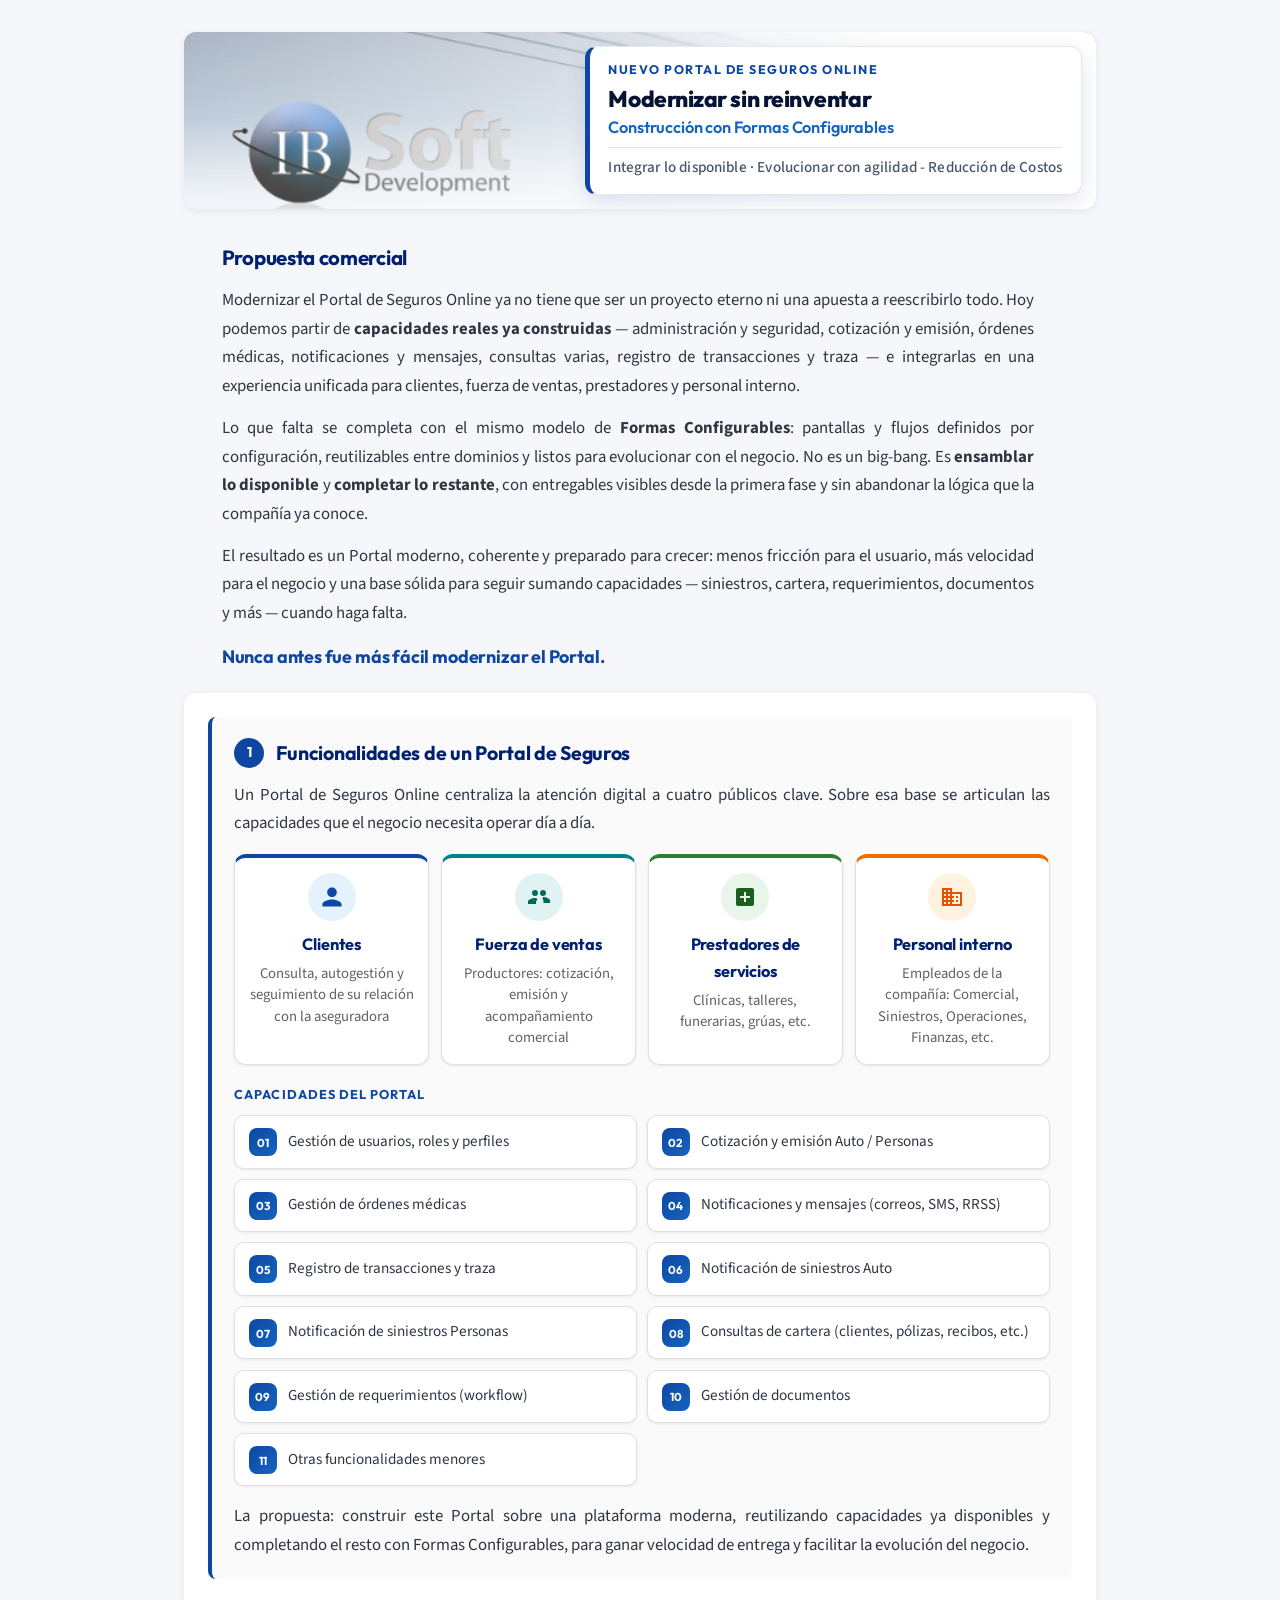
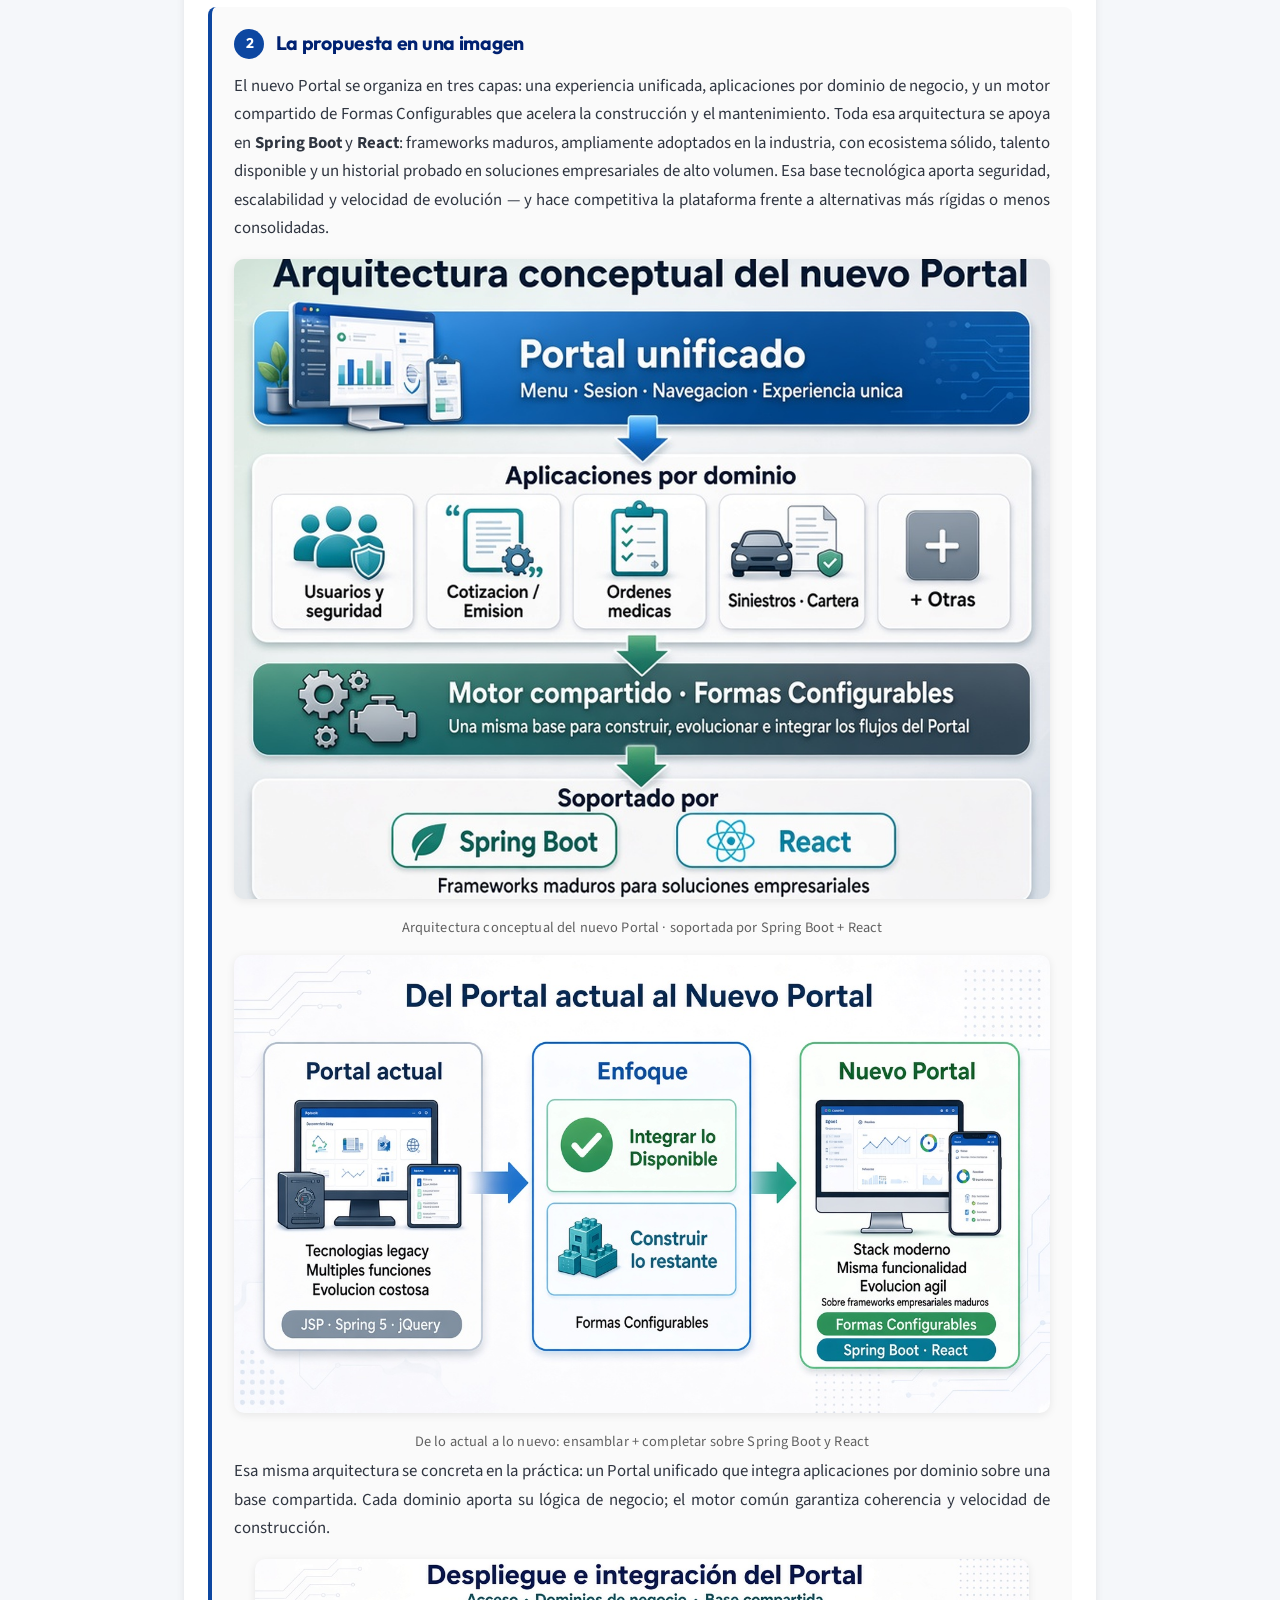
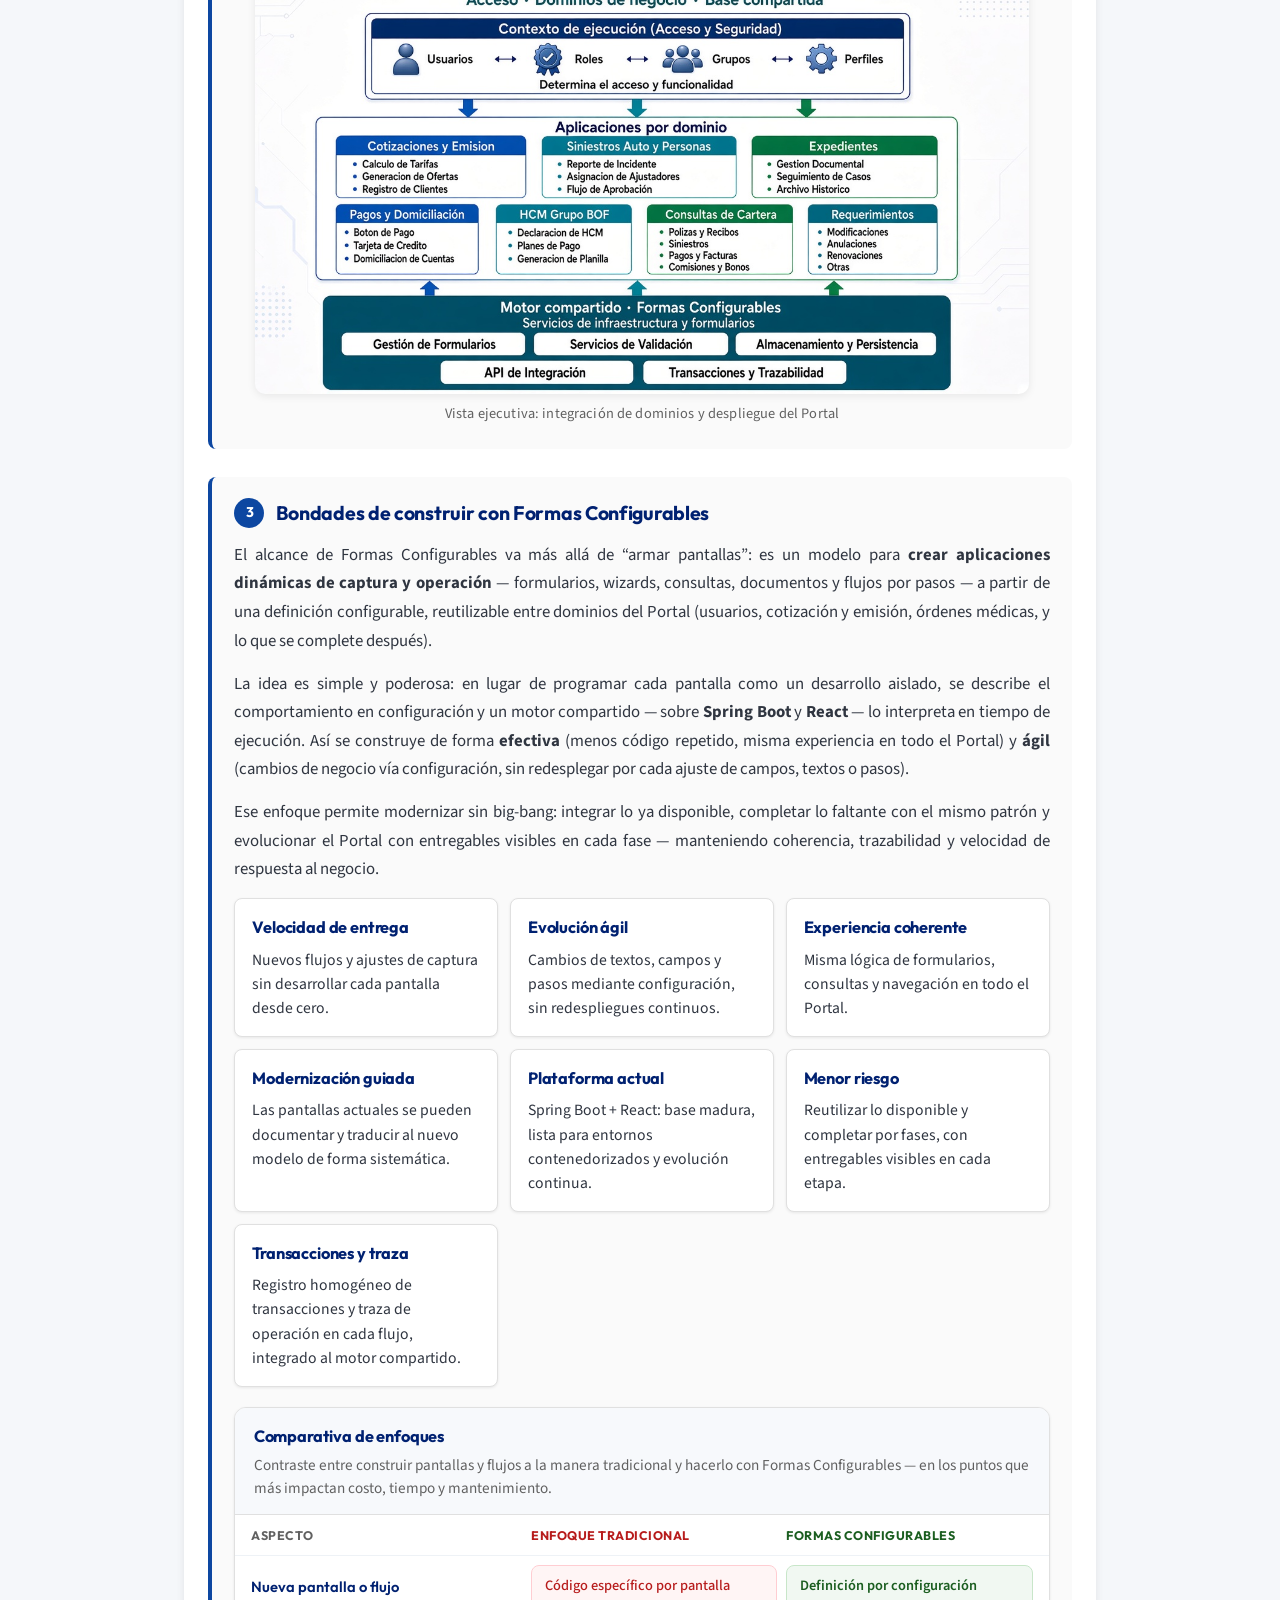
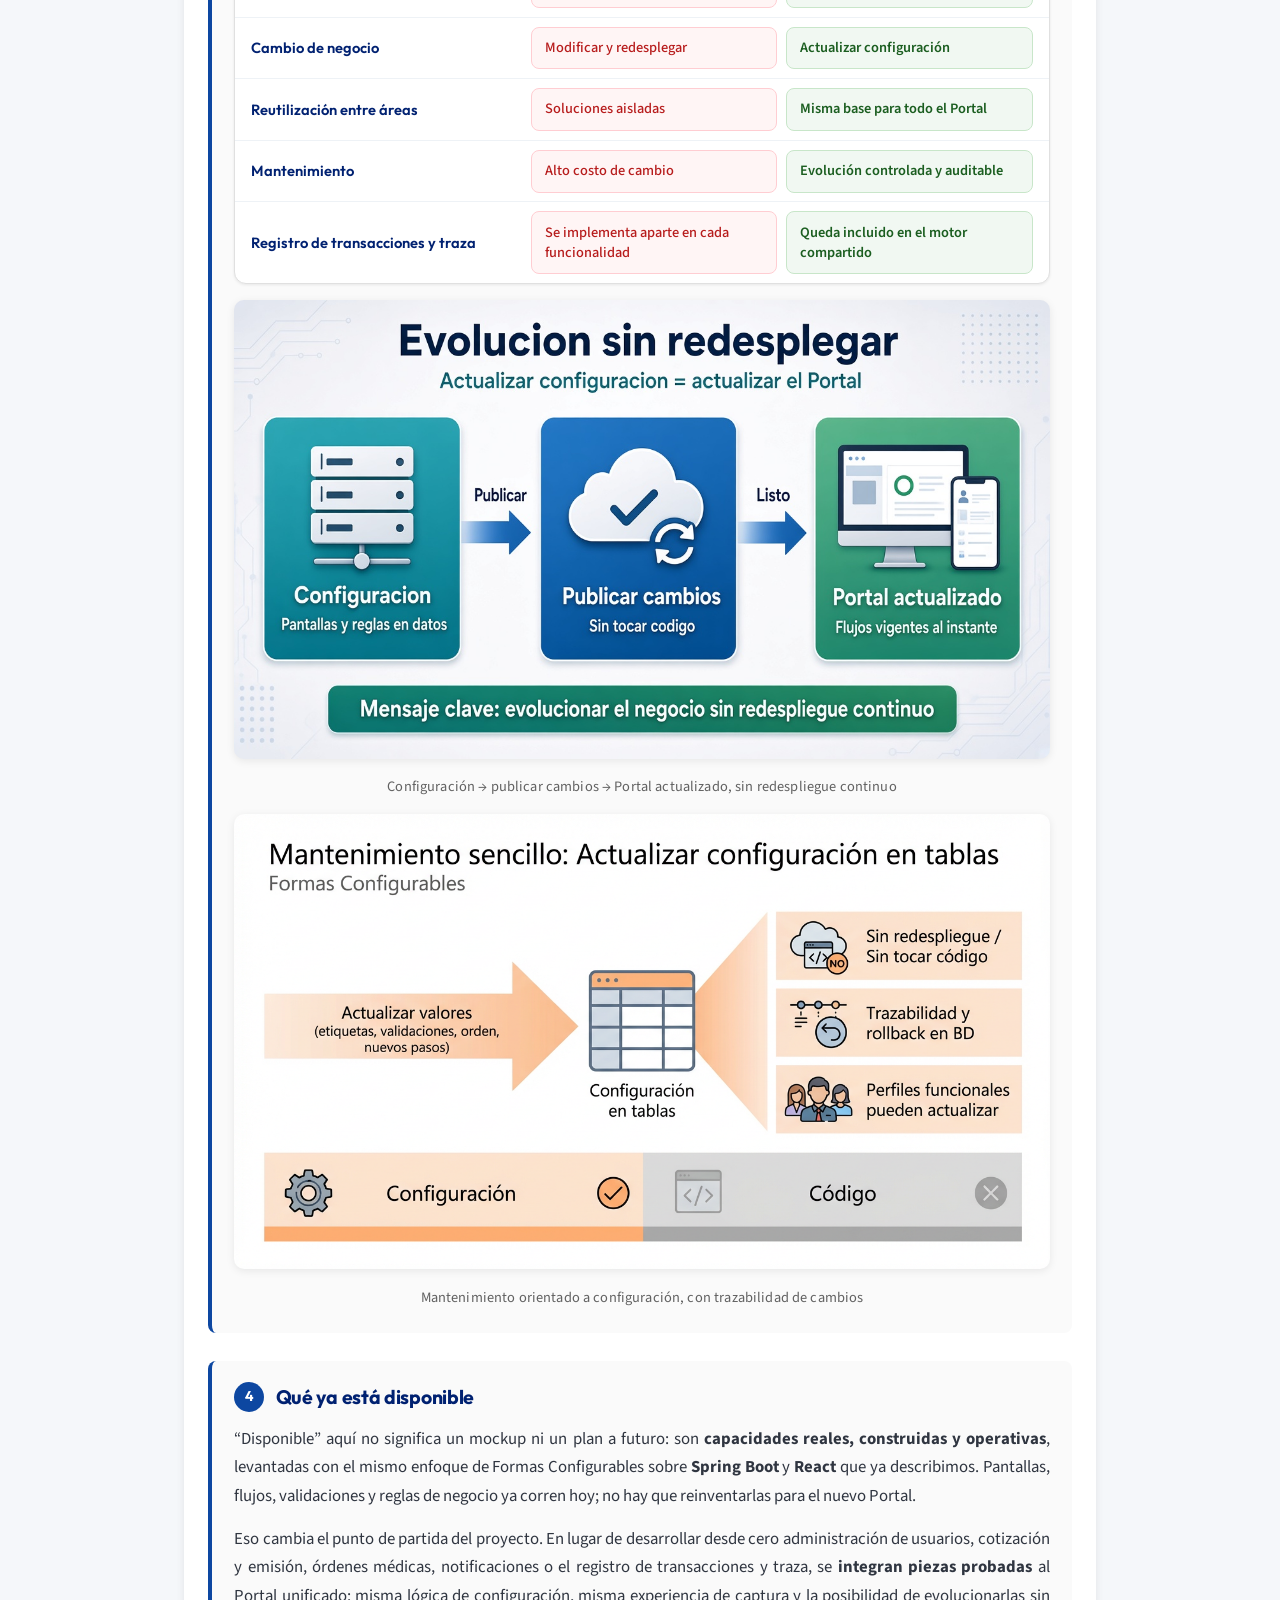
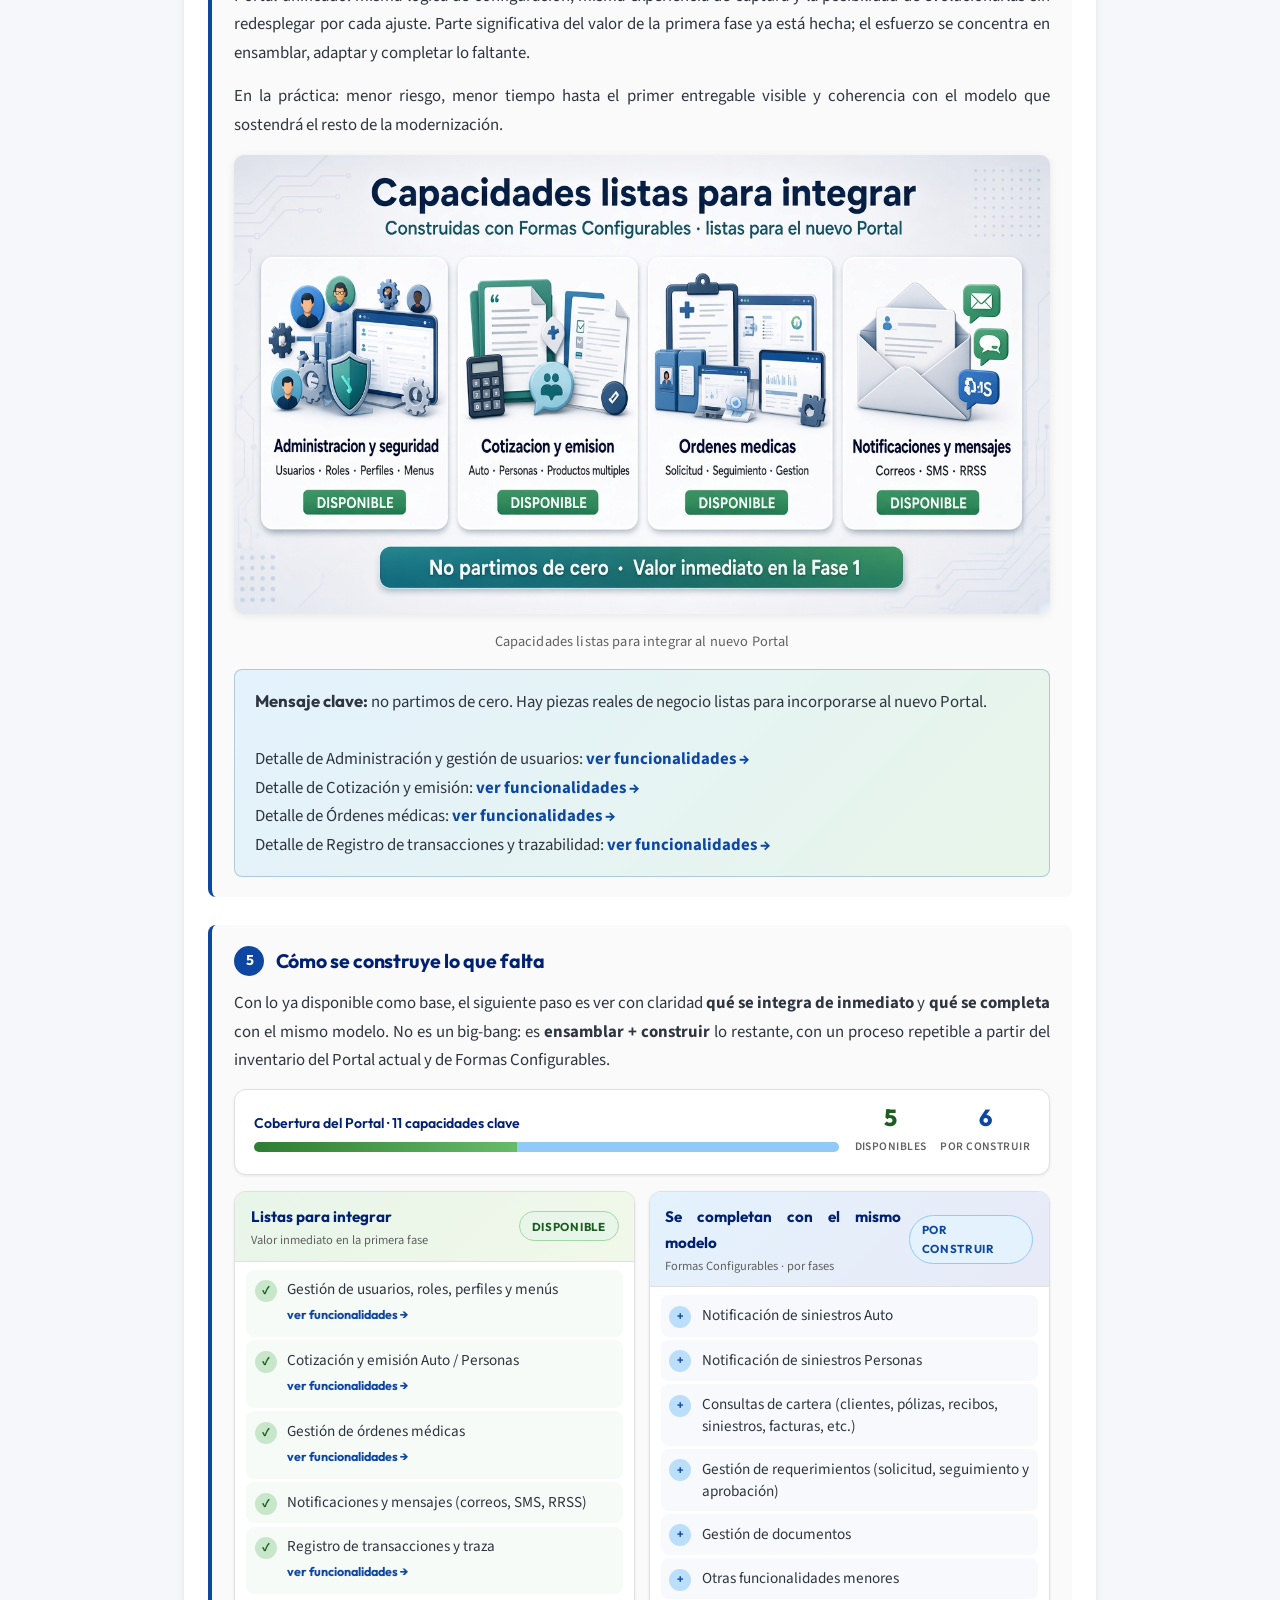
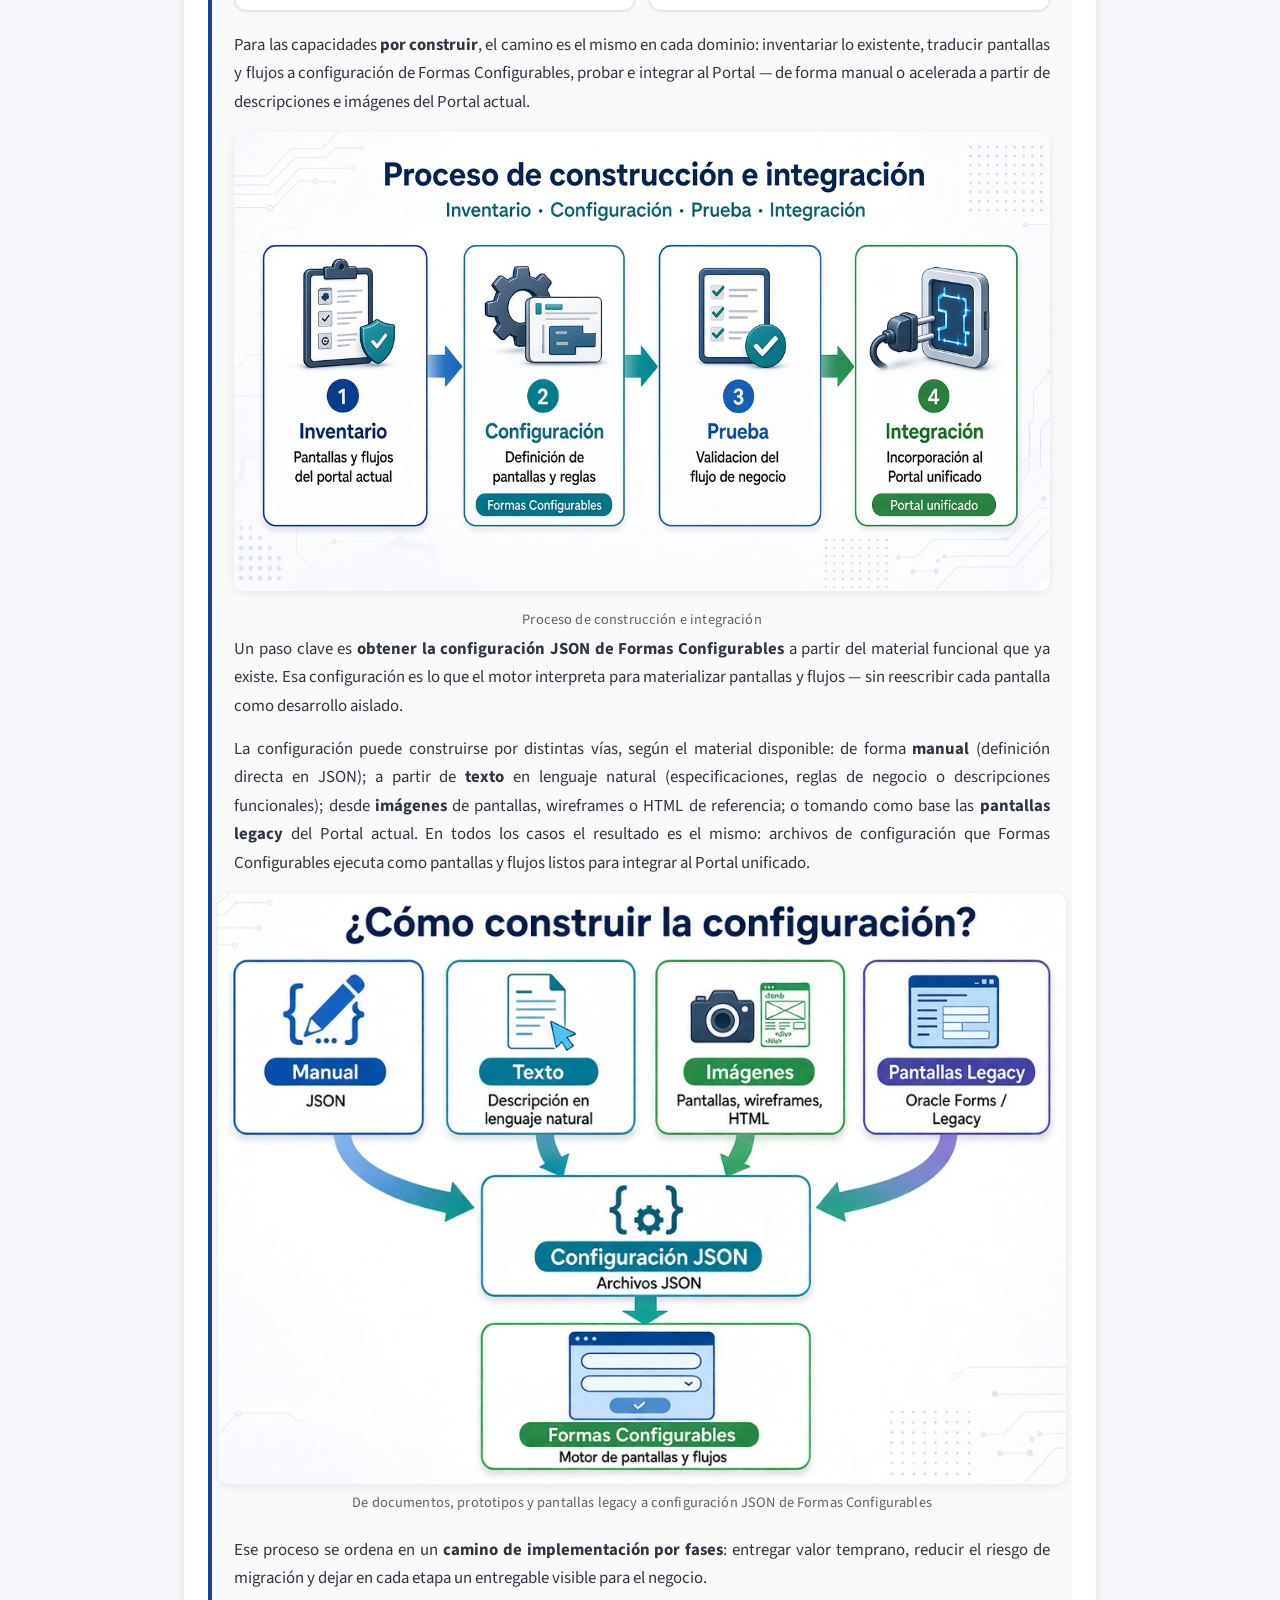
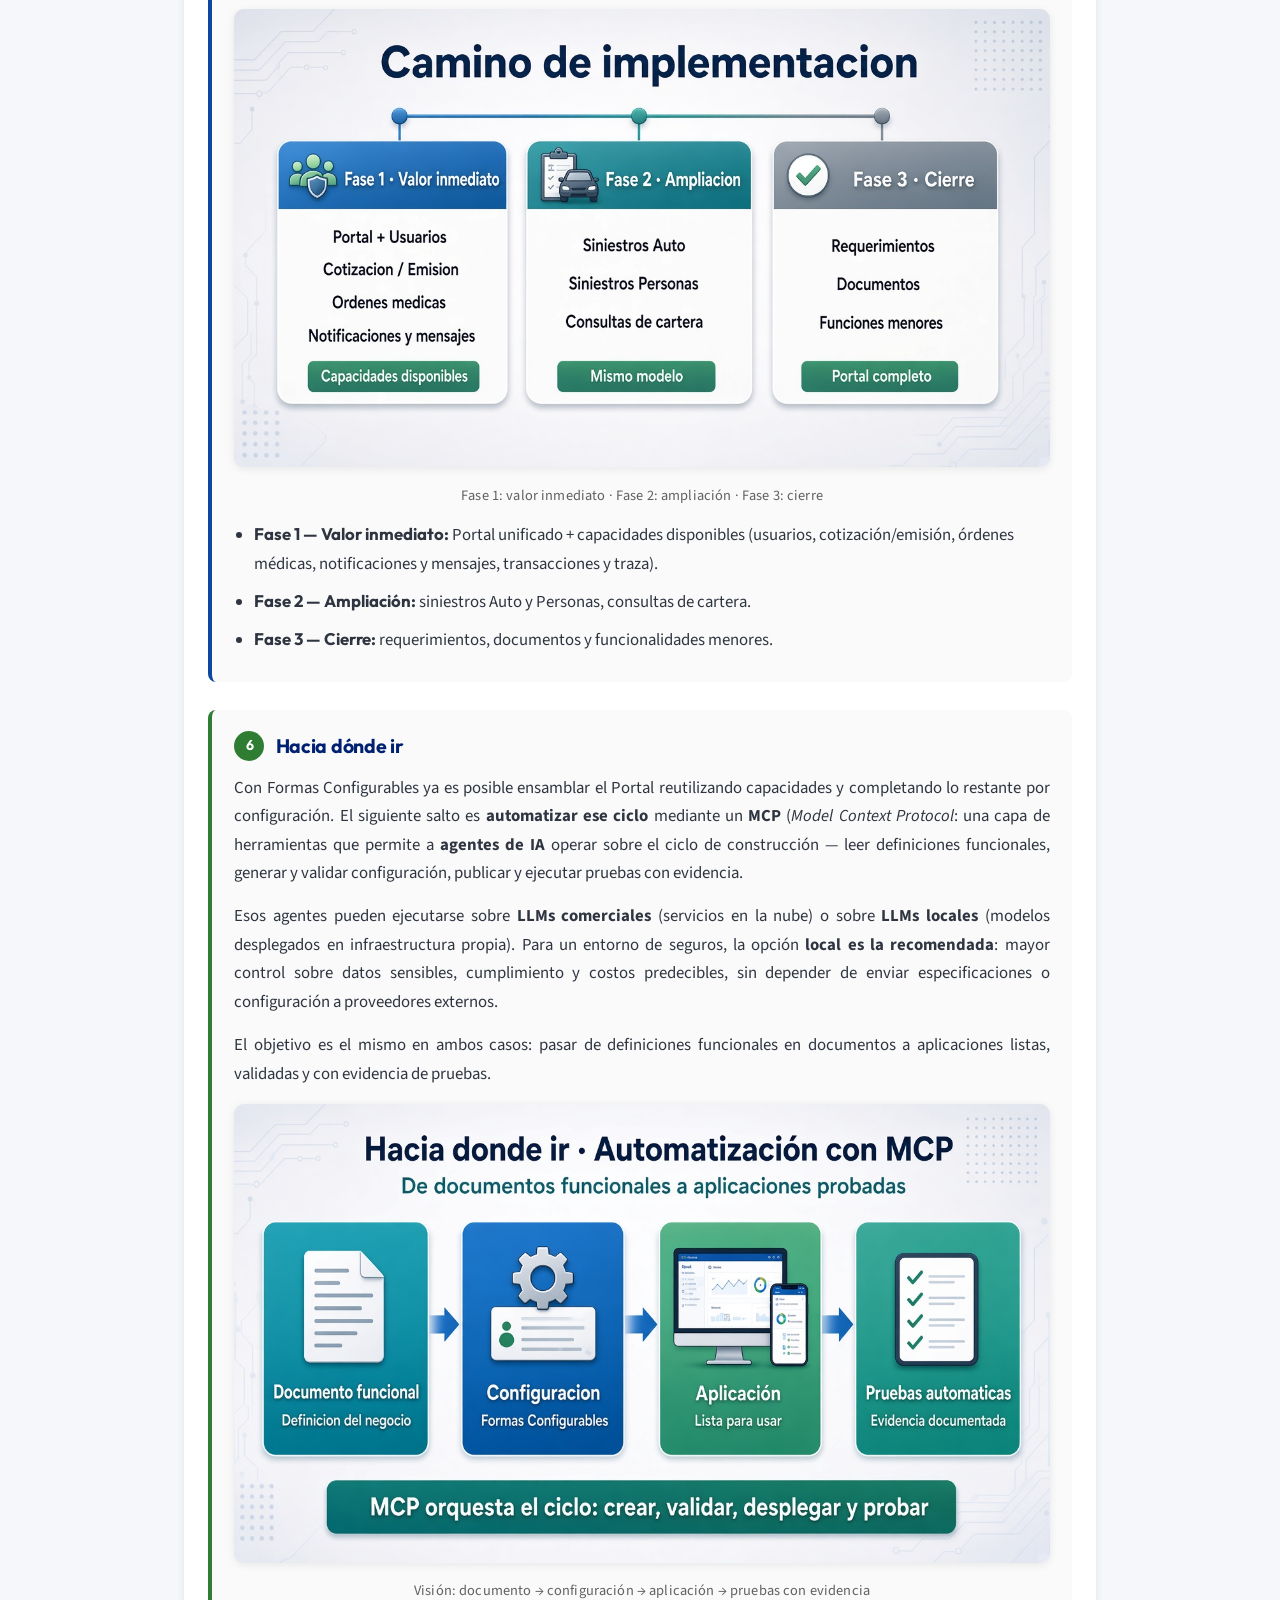
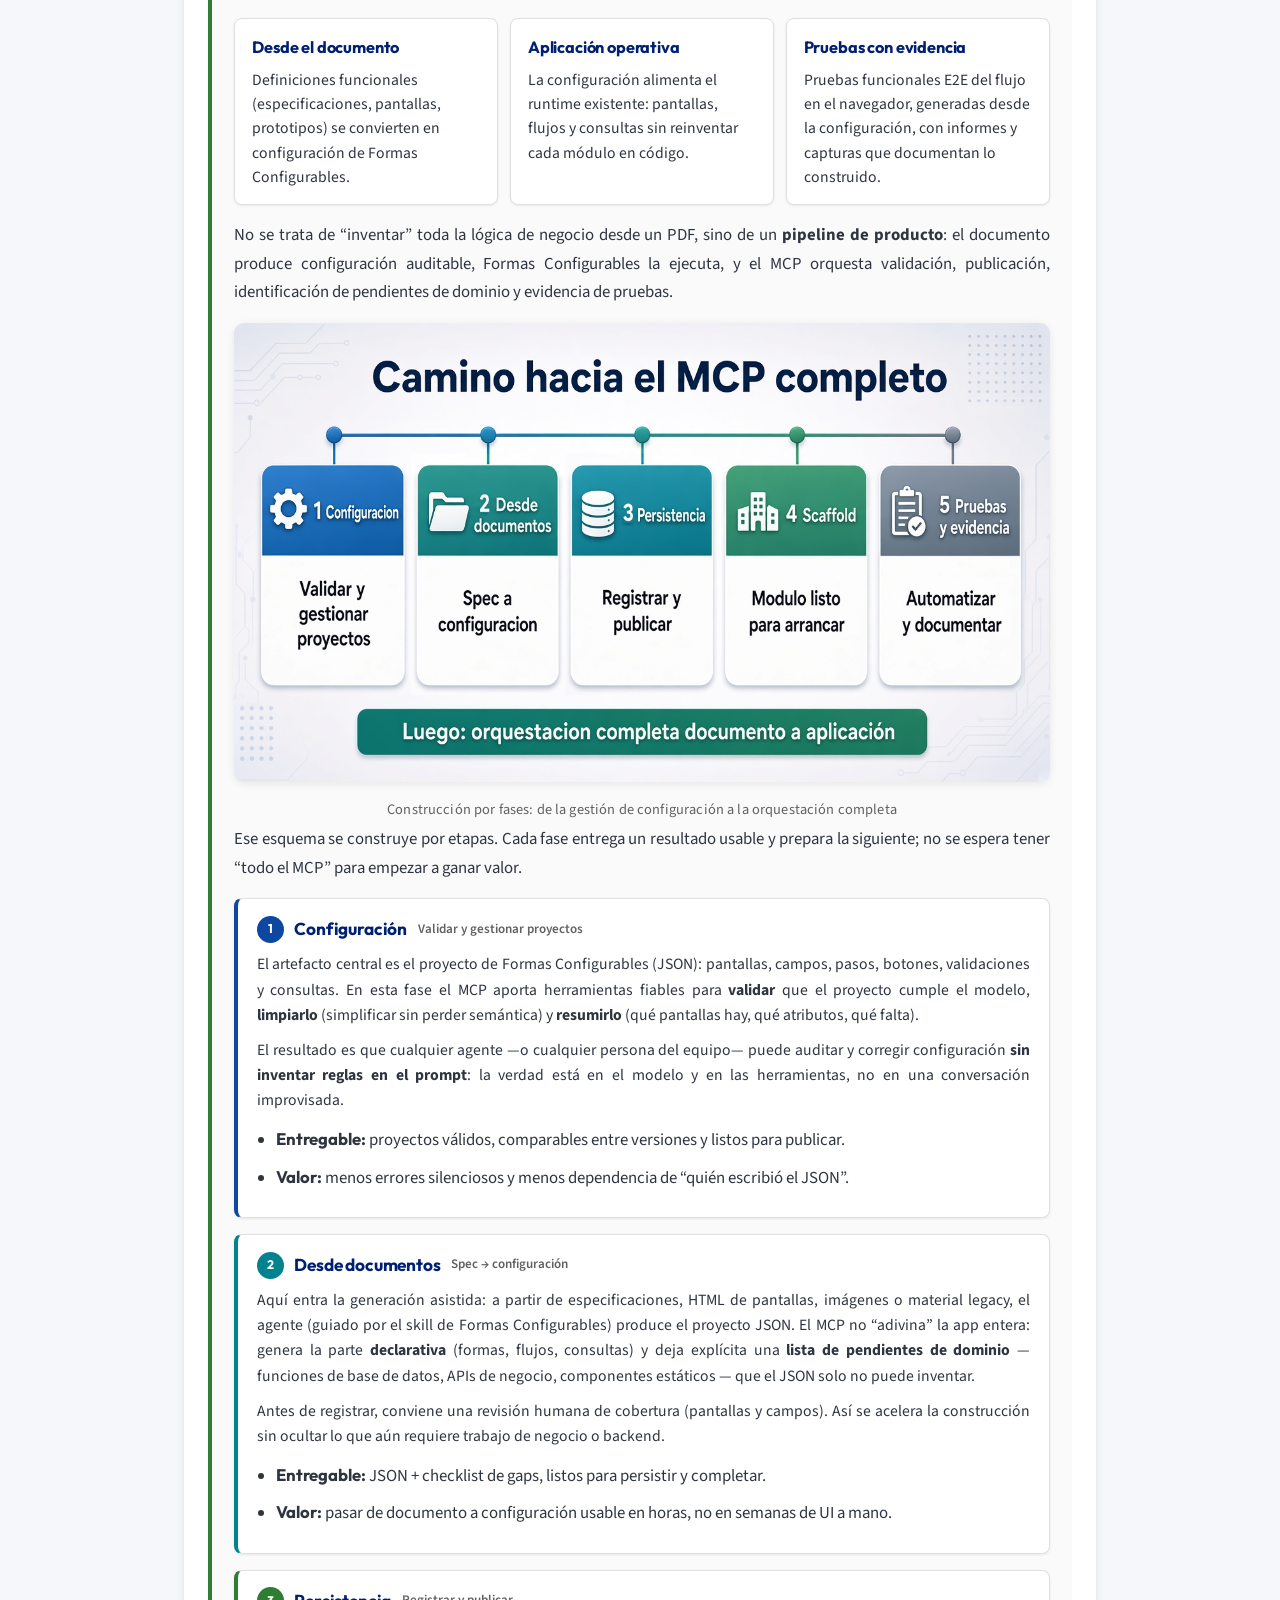
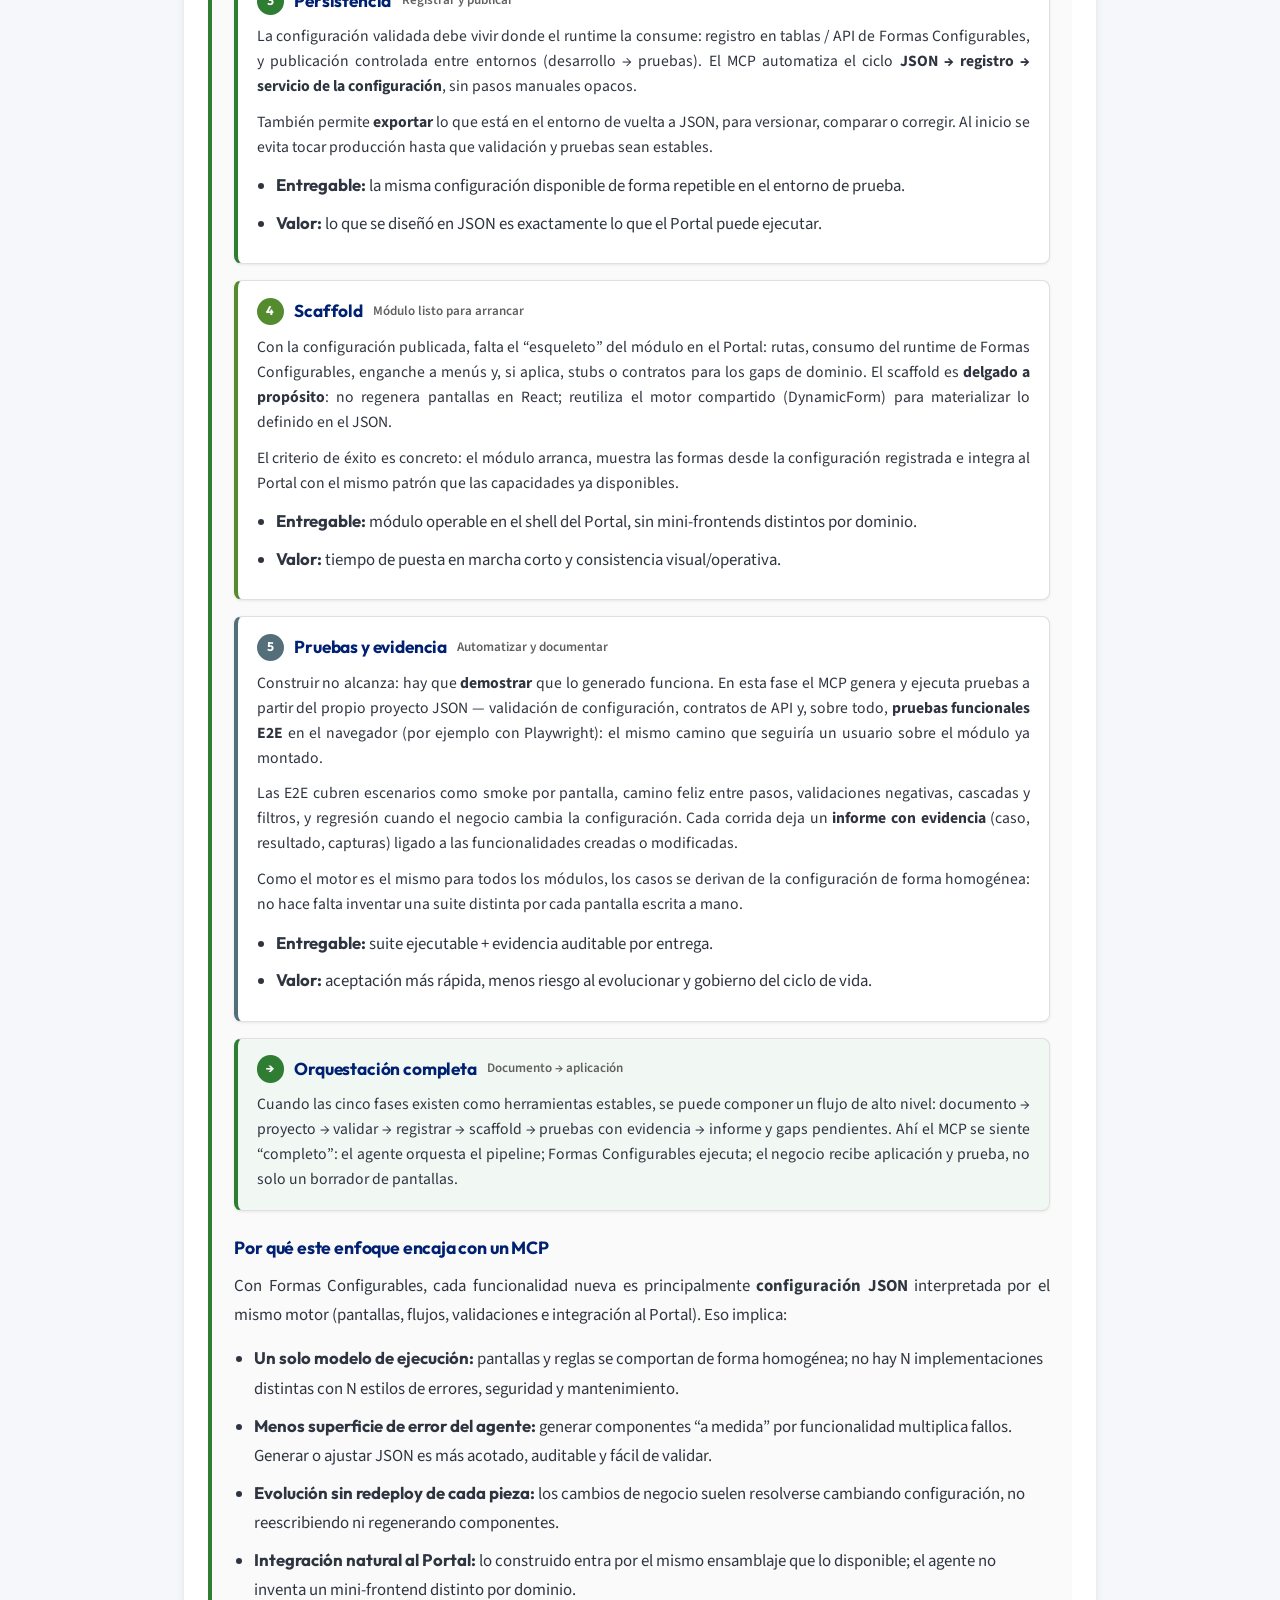
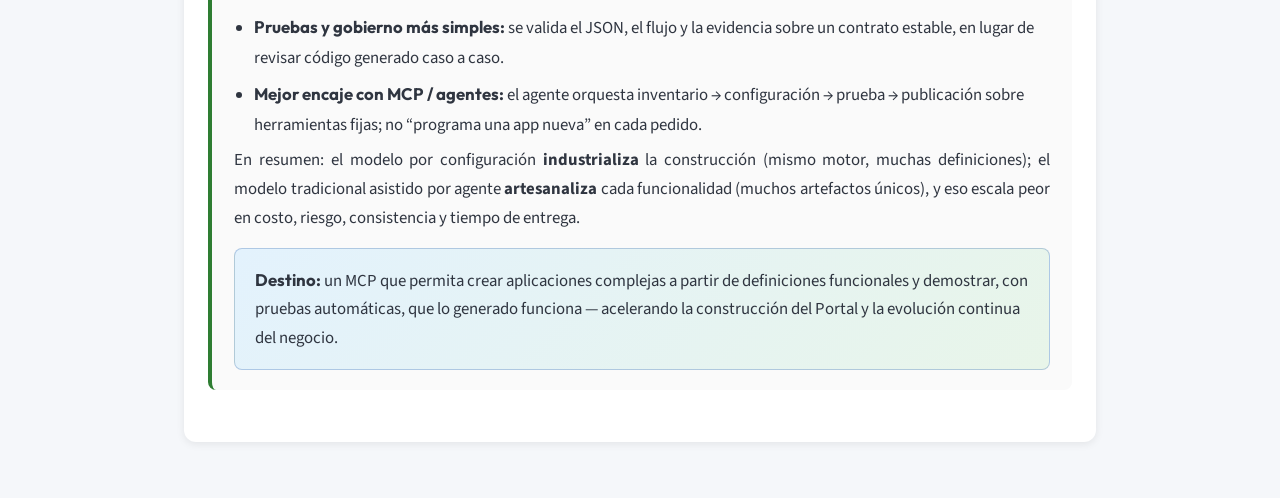
<file: docs/portal/index.html>
<!DOCTYPE html>
<html lang="es">
<head>
  <meta charset="UTF-8">
  <meta name="viewport" content="width=device-width, initial-scale=1.0">
  <title>Nuevo Portal de Seguros Online · Formas Configurables</title>
  <link rel="preconnect" href="https://fonts.googleapis.com">
  <link rel="preconnect" href="https://fonts.gstatic.com" crossorigin>
  <link href="https://fonts.googleapis.com/css2?family=Outfit:wght@500;600;700;800&family=Source+Sans+3:ital,wght@0,400;0,500;0,600;0,700;1,400&display=swap" rel="stylesheet">
  <link rel="stylesheet" href="estilos-demo.css">
  <style>
    :root {
      --font-display: "Outfit", "Segoe UI", sans-serif;
      --font-body: "Source Sans 3", "Segoe UI", sans-serif;
      --text-desc: #2f3540;
      --size-desc: 1.05rem;
      --leading-desc: 1.7;
    }

    body {
      font-family: var(--font-body);
      font-size: 17px;
      line-height: 1.65;
      color: var(--text-desc);
      -webkit-font-smoothing: antialiased;
      text-rendering: optimizeLegibility;
    }

    .app-wrap {
      max-width: 960px;
      overflow: visible;
    }
    .card,
    .card-body {
      overflow: visible;
    }

    .comercial-header {
      display: flex;
      align-items: stretch;
      justify-content: space-between;
      gap: 1rem;
      flex-wrap: nowrap;
      background-image: url('ImagenEmpresa.png');
      background-repeat: no-repeat;
      background-position: left center;
      background-size: cover;
      background-color: #eef3f8;
      min-height: 148px;
      padding: 0.85rem 0.9rem;
      position: relative;
      overflow: hidden;
      border-radius: var(--radius-lg);
      margin-bottom: 2rem;
      box-shadow: var(--shadow);
    }
    .comercial-header::before {
      content: "";
      position: absolute;
      inset: 0;
      background: linear-gradient(
        90deg,
        rgba(255, 255, 255, 0.12) 0%,
        rgba(255, 255, 255, 0.5) 40%,
        rgba(255, 255, 255, 0.9) 62%,
        #ffffff 78%
      );
      pointer-events: none;
    }
    .comercial-header .title-wrap {
      position: relative;
      z-index: 1;
      margin-left: auto;
      max-width: 58%;
      min-width: 280px;
      text-align: left;
      padding: 0.95rem 1.15rem 1rem;
      color: #0a1f4d;
      background: #ffffff;
      border-radius: 12px;
      border: 1px solid rgba(13, 71, 161, 0.12);
      border-left: 5px solid #0d47a1;
      box-shadow: 0 6px 20px rgba(0, 33, 113, 0.12);
    }
    .comercial-header .title-wrap h1 {
      font-family: var(--font-display);
      color: #0a1f4d;
      font-weight: 700;
      letter-spacing: -0.01em;
      line-height: 1.28;
      margin: 0;
    }
    .comercial-header .title-wrap h1 .header-line-1 {
      display: block;
      font-size: 0.78rem;
      font-weight: 700;
      letter-spacing: 0.12em;
      margin-bottom: 0.4rem;
      text-transform: uppercase;
      color: #0d47a1;
    }
    .comercial-header .title-wrap h1 .header-line-2 {
      display: block;
      font-size: 1.42rem;
      font-weight: 800;
      letter-spacing: -0.02em;
      margin-bottom: 0.25rem;
      color: #061433;
    }
    .comercial-header .title-wrap h1 .header-line-3 {
      display: block;
      font-size: 1.02rem;
      font-weight: 600;
      letter-spacing: -0.01em;
      color: #1565c0;
    }
    .comercial-header .title-wrap .header-tagline {
      font-family: var(--font-body);
      font-size: 0.95rem;
      line-height: 1.45;
      margin-top: 0.55rem;
      margin-bottom: 0;
      font-weight: 500;
      color: #475569;
      letter-spacing: 0.01em;
      padding-top: 0.5rem;
      border-top: 1px solid rgba(13, 71, 161, 0.15);
    }

    .intro-propuesta {
      max-width: calc(100% - 1cm - 1.5rem - 1cm);
      margin: 0 0 1.5rem 1cm;
    }
    .intro-propuesta h2 {
      font-family: var(--font-display);
      font-size: 1.28rem;
      font-weight: 700;
      letter-spacing: -0.015em;
      color: var(--primary-dark);
      margin: 0 0 0.75rem 0;
    }
    .intro-propuesta p {
      text-align: justify;
      color: var(--text-desc);
      font-size: var(--size-desc);
      line-height: var(--leading-desc);
      font-weight: 400;
      margin: 0 0 0.85rem;
    }
    .intro-propuesta p:last-child { margin-bottom: 0; }
    .intro-propuesta .slogan {
      margin-top: 1rem;
      margin-bottom: 0;
      text-align: left;
      font-family: var(--font-display);
      font-size: 1.12rem;
      font-weight: 700;
      letter-spacing: -0.01em;
      color: #0d47a1;
      line-height: 1.4;
    }

    .slide-block {
      margin-bottom: 1.75rem;
      padding: 1.25rem 1.4rem;
      background: #fafafa;
      border-radius: var(--radius);
      border-left: 4px solid var(--primary);
    }
    .slide-block h3 {
      font-family: var(--font-display);
      margin: 0 0 0.75rem 0;
      color: var(--primary-dark);
      font-size: 1.22rem;
      font-weight: 700;
      letter-spacing: -0.015em;
      display: flex;
      align-items: center;
      gap: 0.7rem;
    }
    .slide-block h3 .num {
      flex-shrink: 0;
      width: 30px;
      height: 30px;
      border-radius: 50%;
      background: var(--primary);
      color: #fff;
      display: inline-flex;
      align-items: center;
      justify-content: center;
      font-family: var(--font-display);
      font-size: 0.88rem;
      font-weight: 700;
    }
    .slide-block p {
      margin: 0 0 0.9rem 0;
      color: var(--text-desc);
      font-size: var(--size-desc);
      line-height: var(--leading-desc);
      font-weight: 400;
      text-align: justify;
    }
    .slide-block p:last-child { margin-bottom: 0; }

    .mcp-fases {
      display: flex;
      flex-direction: column;
      gap: 1rem;
      margin: 1rem 0 1.25rem;
    }
    .mcp-fase {
      background: #fff;
      border: 1px solid var(--border);
      border-radius: var(--radius);
      box-shadow: var(--shadow-sm);
      padding: 1rem 1.15rem 1.1rem;
      border-left: 4px solid var(--primary);
    }
    .mcp-fase.fase-2 { border-left-color: #00838f; }
    .mcp-fase.fase-3 { border-left-color: #2e7d32; }
    .mcp-fase.fase-4 { border-left-color: #558b2f; }
    .mcp-fase.fase-5 { border-left-color: #546e7a; }
    .mcp-fase.fase-luego { border-left-color: var(--success); background: #f1f8f4; }
    .mcp-fase h4 {
      font-family: var(--font-display);
      margin: 0 0 0.55rem 0;
      color: var(--primary-dark);
      font-size: 1.08rem;
      font-weight: 700;
      letter-spacing: -0.01em;
      display: flex;
      align-items: center;
      gap: 0.65rem;
      flex-wrap: wrap;
    }
    .mcp-fase h4 .fase-num {
      flex-shrink: 0;
      min-width: 1.7rem;
      height: 1.7rem;
      padding: 0 0.45rem;
      border-radius: 999px;
      background: var(--primary);
      color: #fff;
      display: inline-flex;
      align-items: center;
      justify-content: center;
      font-size: 0.78rem;
      font-weight: 700;
    }
    .mcp-fase.fase-2 h4 .fase-num { background: #00838f; }
    .mcp-fase.fase-3 h4 .fase-num { background: #2e7d32; }
    .mcp-fase.fase-4 h4 .fase-num { background: #558b2f; }
    .mcp-fase.fase-5 h4 .fase-num { background: #546e7a; }
    .mcp-fase.fase-luego h4 .fase-num { background: var(--success); }
    .mcp-fase h4 .fase-tag {
      font-family: var(--font-body);
      font-size: 0.82rem;
      font-weight: 600;
      color: var(--text-muted);
      letter-spacing: 0;
    }
    .mcp-fase p {
      margin: 0 0 0.65rem 0;
      font-size: 0.98rem;
      line-height: 1.6;
      text-align: justify;
      color: var(--text-desc);
    }
    .mcp-fase p:last-child { margin-bottom: 0; }
    .mcp-fase .cta-list {
      margin: 0.35rem 0 0.25rem;
    }

    .portal-grid {
      display: grid;
      grid-template-columns: repeat(auto-fit, minmax(200px, 1fr));
      gap: 0.75rem;
      margin: 0.85rem 0 0;
    }
    .portal-item {
      background: #fff;
      border: 1px solid var(--border);
      border-radius: var(--radius);
      padding: 0.8rem 0.95rem;
      font-size: 0.95rem;
      color: var(--text-desc);
      line-height: 1.45;
      font-weight: 400;
      box-shadow: var(--shadow-sm);
    }
    .portal-item strong {
      font-family: var(--font-display);
      display: block;
      color: var(--primary-dark);
      font-size: 0.78rem;
      font-weight: 700;
      margin-bottom: 0.25rem;
      letter-spacing: 0.08em;
    }

    /* Punto 1 — esquema de públicos y capacidades */
    .audiencias {
      display: grid;
      grid-template-columns: repeat(4, 1fr);
      gap: 0.75rem;
      margin: 1rem 0 1.15rem;
    }
    .audiencia {
      background: #fff;
      border-radius: 12px;
      padding: 0.95rem 0.9rem 1rem;
      box-shadow: var(--shadow-sm);
      border: 1px solid var(--border);
      border-top: 4px solid var(--primary);
      text-align: center;
    }
    .audiencia.clientes { border-top-color: #0d47a1; }
    .audiencia.ventas { border-top-color: #00838f; }
    .audiencia.prestadores { border-top-color: #2e7d32; }
    .audiencia.interno { border-top-color: #ef6c00; }
    .audiencia .icono {
      width: 48px;
      height: 48px;
      margin: 0 auto 0.65rem;
      border-radius: 50%;
      display: flex;
      align-items: center;
      justify-content: center;
    }
    .audiencia.clientes .icono { background: #e3f2fd; color: #0d47a1; }
    .audiencia.ventas .icono { background: #e0f2f1; color: #00695c; }
    .audiencia.prestadores .icono { background: #e8f5e9; color: #1b5e20; }
    .audiencia.interno .icono { background: #fff3e0; color: #e65100; }
    .audiencia .icono svg { width: 24px; height: 24px; fill: currentColor; }
    .audiencia h4 {
      font-family: var(--font-display);
      font-size: 1.02rem;
      font-weight: 700;
      margin: 0 0 0.3rem;
      color: var(--primary-dark);
      letter-spacing: -0.01em;
    }
    .audiencia p {
      margin: 0 !important;
      font-size: 0.92rem !important;
      line-height: 1.45 !important;
      text-align: center !important;
      color: var(--text-muted) !important;
      font-weight: 400 !important;
    }
    .capacidades-label {
      font-family: var(--font-display);
      font-size: 0.8rem;
      font-weight: 700;
      letter-spacing: 0.08em;
      text-transform: uppercase;
      color: var(--primary);
      margin: 0.35rem 0 0.65rem;
    }
    .capacidades-grid {
      display: grid;
      grid-template-columns: repeat(2, 1fr);
      gap: 0.65rem;
    }
    .capacidad {
      display: flex;
      align-items: flex-start;
      gap: 0.7rem;
      background: #fff;
      border: 1px solid var(--border);
      border-radius: 10px;
      padding: 0.7rem 0.85rem;
      box-shadow: var(--shadow-sm);
      transition: border-color 0.15s ease;
    }
    .capacidad:hover { border-color: #90caf9; }
    .capacidad .nro {
      flex-shrink: 0;
      width: 28px;
      height: 28px;
      border-radius: 8px;
      background: linear-gradient(135deg, #0d47a1, #1565c0);
      color: #fff;
      font-family: var(--font-display);
      font-size: 0.72rem;
      font-weight: 700;
      display: flex;
      align-items: center;
      justify-content: center;
      margin-top: 0.05rem;
    }
    .capacidad .txt {
      font-size: 0.95rem;
      line-height: 1.4;
      color: var(--text-desc);
      padding-top: 0.2rem;
      font-weight: 400;
    }
    @media (max-width: 900px) {
      .audiencias { grid-template-columns: repeat(2, 1fr); }
    }
    @media (max-width: 700px) {
      .audiencias { grid-template-columns: 1fr; }
      .capacidades-grid { grid-template-columns: 1fr; }
    }

    .figure {
      margin: 1rem 0 0.25rem;
      text-align: center;
    }
    .figure img {
      max-width: 100%;
      height: auto;
      border-radius: 10px;
      box-shadow: var(--shadow);
      background: #fff;
    }
    .figure.figure-hero img {
      width: 100%;
      max-width: 100%;
    }
    /* Despliegue: 95% del ancho de columna (+5% sobre el 90%), centrada */
    .figure.figure-xl {
      width: 95%;
      max-width: 95%;
      margin-left: auto;
      margin-right: auto;
    }
    .figure.figure-xl img {
      width: 100%;
      max-width: 100%;
      display: block;
    }
    /* Configuración JSON: ~104% del ancho de columna, centrada */
    .figure.figure-config {
      width: 104%;
      max-width: 104%;
      margin-left: auto;
      margin-right: auto;
      position: relative;
      left: 50%;
      transform: translateX(-50%);
    }
    .figure.figure-config img {
      width: 100%;
      max-width: 100%;
      display: block;
    }
    .figure .caption {
      font-family: var(--font-body);
      margin-top: 0.6rem;
      font-size: 0.9rem;
      font-weight: 400;
      color: var(--text-muted);
      text-align: center;
      line-height: 1.45;
      letter-spacing: 0.01em;
    }

    .benefits {
      display: grid;
      grid-template-columns: repeat(auto-fit, minmax(240px, 1fr));
      gap: 0.75rem;
      margin-top: 0.85rem;
    }
    .benefit {
      background: #fff;
      border-radius: var(--radius);
      padding: 0.95rem 1.05rem;
      border: 1px solid var(--border);
      box-shadow: var(--shadow-sm);
    }
    .benefit h4 {
      font-family: var(--font-display);
      margin: 0 0 0.4rem 0;
      color: var(--primary-dark);
      font-size: 1.02rem;
      font-weight: 700;
      letter-spacing: -0.01em;
    }
    .benefit p {
      margin: 0;
      font-size: 0.98rem;
      text-align: left;
      color: var(--text-desc);
      line-height: 1.55;
      font-weight: 400;
    }

    .badge {
      font-family: var(--font-display);
      display: inline-block;
      padding: 0.28rem 0.75rem;
      border-radius: 999px;
      font-size: 0.72rem;
      font-weight: 700;
      letter-spacing: 0.06em;
      text-transform: uppercase;
    }
    .badge-disponible {
      background: #e8f5e9;
      color: #1b5e20;
      border: 1px solid #a5d6a7;
    }
    .badge-construir {
      background: #e3f2fd;
      color: #0d47a1;
      border: 1px solid #90caf9;
    }

    /* Mapa de cobertura — layout comercial */
    .coverage-summary {
      display: grid;
      grid-template-columns: 1fr auto;
      gap: 1rem;
      align-items: center;
      margin: 0.85rem 0 1rem;
      padding: 0.95rem 1.15rem;
      background: #fff;
      border: 1px solid var(--border);
      border-radius: 12px;
      box-shadow: var(--shadow-sm);
    }
    .coverage-summary .bar-wrap {
      display: flex;
      flex-direction: column;
      gap: 0.45rem;
    }
    .coverage-summary .bar-label {
      font-family: var(--font-display);
      font-size: 0.88rem;
      font-weight: 600;
      color: var(--primary-dark);
    }
    .coverage-summary .bar {
      display: flex;
      height: 10px;
      border-radius: 999px;
      overflow: hidden;
      background: #e3f2fd;
    }
    .coverage-summary .bar .done {
      width: 45%;
      background: linear-gradient(90deg, #2e7d32, #66bb6a);
    }
    .coverage-summary .bar .todo {
      flex: 1;
      background: #90caf9;
    }
    .coverage-summary .counts {
      display: flex;
      gap: 0.85rem;
      flex-shrink: 0;
    }
    .coverage-summary .count {
      text-align: center;
      min-width: 72px;
    }
    .coverage-summary .count .n {
      font-family: var(--font-display);
      display: block;
      font-size: 1.45rem;
      font-weight: 800;
      line-height: 1.1;
      letter-spacing: -0.02em;
    }
    .coverage-summary .count .l {
      font-size: 0.72rem;
      font-weight: 600;
      text-transform: uppercase;
      letter-spacing: 0.04em;
      color: var(--text-muted);
    }
    .coverage-summary .count.ok .n { color: #1b5e20; }
    .coverage-summary .count.build .n { color: #0d47a1; }

    .coverage-map {
      display: grid;
      grid-template-columns: 1fr 1fr;
      gap: 0.9rem;
      margin-top: 0.35rem;
    }
    .coverage-col {
      background: #fff;
      border: 1px solid var(--border);
      border-radius: 12px;
      overflow: hidden;
      box-shadow: var(--shadow-sm);
    }
    .coverage-col .col-head {
      display: flex;
      align-items: center;
      justify-content: space-between;
      gap: 0.5rem;
      padding: 0.75rem 0.95rem;
      border-bottom: 1px solid var(--border);
    }
    .coverage-col.disponible .col-head {
      background: linear-gradient(135deg, #e8f5e9 0%, #f1f8e9 100%);
    }
    .coverage-col.construir .col-head {
      background: linear-gradient(135deg, #e3f2fd 0%, #e8eaf6 100%);
    }
    .coverage-col .col-title {
      font-family: var(--font-display);
      font-size: 0.95rem;
      font-weight: 700;
      color: var(--primary-dark);
      margin: 0;
    }
    .coverage-col .col-sub {
      margin: 0.15rem 0 0;
      font-size: 0.78rem;
      color: var(--text-muted);
      line-height: 1.3;
    }
    .coverage-list {
      list-style: none;
      margin: 0;
      padding: 0.5rem 0.65rem 0.65rem;
    }
    .coverage-list li {
      display: flex;
      align-items: flex-start;
      gap: 0.65rem;
      padding: 0.55rem 0.55rem;
      border-radius: 8px;
      margin-bottom: 0.2rem;
    }
    .coverage-list li:last-child { margin-bottom: 0; }
    .coverage-col.disponible .coverage-list li { background: #f7fbf7; }
    .coverage-col.construir .coverage-list li { background: #f7f9fc; }
    .coverage-list .mark {
      flex-shrink: 0;
      width: 22px;
      height: 22px;
      border-radius: 50%;
      display: inline-flex;
      align-items: center;
      justify-content: center;
      margin-top: 0.1rem;
      font-size: 0.75rem;
      font-weight: 800;
    }
    .coverage-col.disponible .mark {
      background: #c8e6c9;
      color: #1b5e20;
    }
    .coverage-col.construir .mark {
      background: #bbdefb;
      color: #0d47a1;
    }
    .coverage-list .item { flex: 1; min-width: 0; }
    .coverage-list .item-title {
      font-size: 0.95rem;
      line-height: 1.45;
      color: var(--text-desc);
      font-weight: 400;
    }
    .coverage-list .item-link {
      display: inline-block;
      margin-top: 0.25rem;
      font-family: var(--font-display);
      font-size: 0.78rem;
      font-weight: 700;
      color: #0d47a1;
      text-decoration: none;
    }
    .coverage-list .item-link:hover { text-decoration: underline; }

    @media (max-width: 800px) {
      .coverage-map { grid-template-columns: 1fr; }
      .coverage-summary { grid-template-columns: 1fr; }
      .coverage-summary .counts { justify-content: flex-start; }
    }

    .comparativa {
      margin-top: 1.25rem;
      background: #fff;
      border: 1px solid var(--border);
      border-radius: 12px;
      overflow: hidden;
      box-shadow: var(--shadow-sm);
    }
    .comparativa-intro {
      padding: 0.95rem 1.15rem 0.9rem;
      border-bottom: 1px solid var(--border);
      background: #f7f9fc;
    }
    .comparativa-intro h4 {
      font-family: var(--font-display);
      margin: 0 0 0.3rem;
      font-size: 1.02rem;
      font-weight: 700;
      color: var(--primary-dark);
      letter-spacing: -0.01em;
    }
    .comparativa-intro p {
      margin: 0 !important;
      text-align: left !important;
      font-size: 0.95rem !important;
      line-height: 1.5 !important;
      color: var(--text-muted) !important;
    }
    .comparativa-head {
      display: grid;
      grid-template-columns: 1.1fr 1fr 1fr;
      gap: 0.55rem;
      padding: 0.65rem 1rem 0.55rem;
      font-family: var(--font-display);
      font-size: 0.78rem;
      font-weight: 700;
      letter-spacing: 0.04em;
      text-transform: uppercase;
      color: var(--text-muted);
    }
    .comparativa-head .h-trad { color: #b71c1c; }
    .comparativa-head .h-fc { color: #1b5e20; }
    .comparativa-row {
      display: grid;
      grid-template-columns: 1.1fr 1fr 1fr;
      gap: 0.55rem;
      padding: 0.55rem 1rem;
      align-items: stretch;
      border-top: 1px solid #eef2f6;
    }
    .comparativa-row .aspect {
      display: flex;
      align-items: center;
      font-family: var(--font-display);
      font-size: 0.92rem;
      font-weight: 600;
      color: var(--primary-dark);
      line-height: 1.35;
      padding-right: 0.25rem;
    }
    .comparativa-row .cell {
      display: flex;
      align-items: center;
      padding: 0.65rem 0.8rem;
      border-radius: 8px;
      font-size: 0.9rem;
      line-height: 1.4;
      font-weight: 500;
    }
    .comparativa-row .cell.trad {
      background: #fff5f5;
      color: #b71c1c;
      border: 1px solid #ffcdd2;
    }
    .comparativa-row .cell.fc {
      background: #f1f8f2;
      color: #1b5e20;
      border: 1px solid #c8e6c9;
      font-weight: 600;
    }
    @media (max-width: 700px) {
      .comparativa-head { display: none; }
      .comparativa-row {
        grid-template-columns: 1fr;
        gap: 0.4rem;
        padding: 0.75rem 0.9rem;
      }
      .comparativa-row .aspect { margin-bottom: 0.15rem; }
      .comparativa-row .cell.trad::before {
        content: "Tradicional · ";
        font-weight: 700;
        opacity: 0.75;
      }
      .comparativa-row .cell.fc::before {
        content: "Formas Configurables · ";
        font-weight: 700;
        opacity: 0.75;
      }
    }

    .message-box {
      margin-top: 1rem;
      padding: 1.05rem 1.25rem;
      border-radius: var(--radius);
      background: linear-gradient(135deg, #e3f2fd 0%, #e8f5e9 100%);
      border: 1px solid rgba(13, 71, 161, 0.25);
      font-size: var(--size-desc);
      line-height: var(--leading-desc);
      font-weight: 400;
      color: var(--text-desc);
    }
    .message-box strong {
      font-family: var(--font-display);
      font-weight: 700;
    }

    .cta-list {
      margin: 0.75rem 0 0;
      padding-left: 1.2rem;
      color: var(--text-desc);
      line-height: 1.75;
      font-size: var(--size-desc);
      font-weight: 400;
    }
    .cta-list li { margin-bottom: 0.4rem; }
    .cta-list strong {
      font-family: var(--font-display);
      font-weight: 700;
    }

    .legend {
      display: flex;
      flex-wrap: wrap;
      gap: 1rem;
      margin-top: 0.75rem;
      font-size: 0.9rem;
      color: var(--text-muted);
    }
    .legend span { display: inline-flex; align-items: center; gap: 0.4rem; }

    .card-header {
      font-family: var(--font-display);
      letter-spacing: -0.01em;
    }

    @media (max-width: 700px) {
      .comercial-header {
        flex-wrap: wrap;
        background-position: top left;
        min-height: auto;
      }
      .comercial-header::before {
        background: rgba(255, 255, 255, 0.88);
      }
      .comercial-header .title-wrap {
        max-width: 100%;
        min-width: 0;
        width: 100%;
        text-align: left;
      }
      .comercial-header .title-wrap h1 .header-line-2 { font-size: 1.22rem; }
      .intro-propuesta { margin-left: 0; max-width: 100%; }
    }

    @media print {
      body { font-size: 12pt; }
      .comercial-header .title-wrap h1 .header-line-2 { font-size: 16pt; }
    }
  </style>
</head>
<body>
  <div class="app-wrap">
    <header class="comercial-header">
      <div class="title-wrap">
        <h1>
          <span class="header-line-1">Nuevo Portal de Seguros Online</span>
          <span class="header-line-2">Modernizar sin reinventar</span>
          <span class="header-line-3">Construcción con Formas Configurables</span>
        </h1>
        <p class="header-tagline">Integrar lo disponible · Evolucionar con agilidad - Reducción de Costos</p>
      </div>
    </header>

    <div class="intro intro-propuesta">
      <h2>Propuesta comercial</h2>
      <p>
        Modernizar el Portal de Seguros Online ya no tiene que ser un proyecto
        eterno ni una apuesta a reescribirlo todo. Hoy podemos partir de
        <strong>capacidades reales ya construidas</strong> — administración y seguridad,
        cotización y emisión, órdenes médicas, notificaciones y mensajes, consultas varias,
        registro de transacciones y traza —
        e integrarlas en una experiencia unificada para clientes, fuerza de ventas,
        prestadores y personal interno.
      </p>
      <p>
        Lo que falta se completa con el mismo modelo de
        <strong>Formas Configurables</strong>: pantallas y flujos definidos por
        configuración, reutilizables entre dominios y listos para evolucionar
        con el negocio. No es un big-bang. Es <strong>ensamblar lo disponible</strong>
        y <strong>completar lo restante</strong>, con entregables visibles desde
        la primera fase y sin abandonar la lógica que la compañía ya conoce.
      </p>
      <p>
        El resultado es un Portal moderno, coherente y preparado para crecer:
        menos fricción para el usuario, más velocidad para el negocio y una
        base sólida para seguir sumando capacidades — siniestros, cartera,
        requerimientos, documentos y más — cuando haga falta.
      </p>
      <p class="slogan">Nunca antes fue más fácil modernizar el Portal.</p>
    </div>

    <div class="card">
      <div class="card-body">

        <!-- 1 Funcionalidades del Portal -->
        <section class="slide-block">
          <h3><span class="num">1</span> Funcionalidades de un Portal de Seguros</h3>
          <p>
            Un Portal de Seguros Online centraliza la atención digital a cuatro públicos clave.
            Sobre esa base se articulan las capacidades que el negocio necesita operar día a día.
          </p>

          <div class="audiencias">
            <div class="audiencia clientes">
              <div class="icono" aria-hidden="true">
                <svg viewBox="0 0 24 24"><path d="M12 12c2.7 0 4.8-2.1 4.8-4.8S14.7 2.4 12 2.4 7.2 4.5 7.2 7.2 9.3 12 12 12zm0 2.4c-3.2 0-9.6 1.6-9.6 4.8v2.4h19.2v-2.4c0-3.2-6.4-4.8-9.6-4.8z"/></svg>
              </div>
              <h4>Clientes</h4>
              <p>Consulta, autogestión y seguimiento de su relación con la aseguradora</p>
            </div>
            <div class="audiencia ventas">
              <div class="icono" aria-hidden="true">
                <svg viewBox="0 0 24 24"><path d="M16 11c1.7 0 3-1.3 3-3s-1.3-3-3-3-3 1.3-3 3 1.3 3 3 3zM8 11c1.7 0 3-1.3 3-3S9.7 5 8 5 5 6.3 5 8s1.3 3 3 3zm0 2c-2.3 0-7 1.2-7 3.5V19h8.1c-.1-.3-.1-.7-.1-1 0-1.5.6-2.8 1.5-3.8C9.5 13.1 8.7 13 8 13zm8 0c-.3 0-.6 0-.9.1.9 1 1.4 2.3 1.4 3.9 0 .3 0 .7-.1 1H23v-2.5c0-2.3-4.7-3.5-7-3.5z"/></svg>
              </div>
              <h4>Fuerza de ventas</h4>
              <p>Productores: cotización, emisión y acompañamiento comercial</p>
            </div>
            <div class="audiencia prestadores">
              <div class="icono" aria-hidden="true">
                <svg viewBox="0 0 24 24"><path d="M19 3H5c-1.1 0-2 .9-2 2v14c0 1.1.9 2 2 2h14c1.1 0 2-.9 2-2V5c0-1.1-.9-2-2-2zm-2 10h-4v4h-2v-4H7v-2h4V7h2v4h4v2z"/></svg>
              </div>
              <h4>Prestadores de servicios</h4>
              <p>Clínicas, talleres, funerarias, grúas, etc.</p>
            </div>
            <div class="audiencia interno">
              <div class="icono" aria-hidden="true">
                <svg viewBox="0 0 24 24"><path d="M12 7V3H2v18h20V7H12zM6 19H4v-2h2v2zm0-4H4v-2h2v2zm0-4H4V9h2v2zm0-4H4V5h2v2zm4 12H8v-2h2v2zm0-4H8v-2h2v2zm0-4H8V9h2v2zm0-4H8V5h2v2zm10 12h-8v-2h2v-2h-2v-2h2v-2h-2V9h8v10zm-2-8h-2v2h2v-2zm0 4h-2v2h2v-2z"/></svg>
              </div>
              <h4>Personal interno</h4>
              <p>Empleados de la compañía: Comercial, Siniestros, Operaciones, Finanzas, etc.</p>
            </div>
          </div>

          <div class="capacidades-label">Capacidades del Portal</div>
          <div class="capacidades-grid">
            <div class="capacidad"><span class="nro">01</span><span class="txt">Gestión de usuarios, roles y perfiles</span></div>
            <div class="capacidad"><span class="nro">02</span><span class="txt">Cotización y emisión Auto / Personas</span></div>
            <div class="capacidad"><span class="nro">03</span><span class="txt">Gestión de órdenes médicas</span></div>
            <div class="capacidad"><span class="nro">04</span><span class="txt">Notificaciones y mensajes (correos, SMS, RRSS)</span></div>
            <div class="capacidad"><span class="nro">05</span><span class="txt">Registro de transacciones y traza</span></div>
            <div class="capacidad"><span class="nro">06</span><span class="txt">Notificación de siniestros Auto</span></div>
            <div class="capacidad"><span class="nro">07</span><span class="txt">Notificación de siniestros Personas</span></div>
            <div class="capacidad"><span class="nro">08</span><span class="txt">Consultas de cartera (clientes, pólizas, recibos, etc.)</span></div>
            <div class="capacidad"><span class="nro">09</span><span class="txt">Gestión de requerimientos (workflow)</span></div>
            <div class="capacidad"><span class="nro">10</span><span class="txt">Gestión de documentos</span></div>
            <div class="capacidad"><span class="nro">11</span><span class="txt">Otras funcionalidades menores</span></div>
          </div>

          <p style="margin-top: 1rem; margin-bottom: 0;">
            La propuesta: construir este Portal sobre una plataforma moderna,
            reutilizando capacidades ya disponibles y completando el resto con Formas Configurables,
            para ganar velocidad de entrega y facilitar la evolución del negocio.
          </p>
        </section>

        <!-- 2 La propuesta -->
        <section class="slide-block">
          <h3><span class="num">2</span> La propuesta en una imagen</h3>
          <p>
            El nuevo Portal se organiza en tres capas: una experiencia unificada,
            aplicaciones por dominio de negocio, y un motor compartido de Formas Configurables
            que acelera la construcción y el mantenimiento. Toda esa arquitectura se apoya en
            <strong>Spring Boot</strong> y <strong>React</strong>: frameworks maduros, ampliamente
            adoptados en la industria, con ecosistema sólido, talento disponible y un historial
            probado en soluciones empresariales de alto volumen. Esa base tecnológica aporta
            seguridad, escalabilidad y velocidad de evolución — y hace competitiva la plataforma
            frente a alternativas más rígidas o menos consolidadas.
          </p>
          <figure class="figure figure-hero">
            <img src="assets/portal-tres-capas.png" alt="Arquitectura del Portal en tres capas, soportada por Spring Boot y React">
            <figcaption class="caption">Arquitectura conceptual del nuevo Portal · soportada por Spring Boot + React</figcaption>
          </figure>
          <figure class="figure">
            <img src="assets/propuesta-ensamblaje.png" alt="Del portal actual al nuevo portal con Spring Boot y React">
            <figcaption class="caption">De lo actual a lo nuevo: ensamblar + completar sobre Spring Boot y React</figcaption>
          </figure>
          <p>
            Esa misma arquitectura se concreta en la práctica: un Portal unificado que integra
            aplicaciones por dominio sobre una base compartida. Cada dominio aporta su lógica
            de negocio; el motor común garantiza coherencia y velocidad de construcción.
          </p>
          <figure class="figure figure-xl">
            <img src="assets/punto2-despliegue-integracion.png" alt="Despliegue e integración de aplicaciones en el Portal">
            <figcaption class="caption">Vista ejecutiva: integración de dominios y despliegue del Portal</figcaption>
          </figure>
        </section>

        <!-- 3 Bondades -->
        <section class="slide-block">
          <h3><span class="num">3</span> Bondades de construir con Formas Configurables</h3>
          <p>
            El alcance de Formas Configurables va más allá de “armar pantallas”: es un modelo
            para <strong>crear aplicaciones dinámicas de captura y operación</strong> —
            formularios, wizards, consultas, documentos y flujos por pasos — a partir de
            una definición configurable, reutilizable entre dominios del Portal
            (usuarios, cotización y emisión, órdenes médicas, y lo que se complete después).
          </p>
          <p>
            La idea es simple y poderosa: en lugar de programar cada pantalla como un desarrollo
            aislado, se describe el comportamiento en configuración y un motor compartido —
            sobre <strong>Spring Boot</strong> y <strong>React</strong> — lo interpreta en tiempo
            de ejecución. Así se construye de forma <strong>efectiva</strong> (menos código
            repetido, misma experiencia en todo el Portal) y <strong>ágil</strong> (cambios de
            negocio vía configuración, sin redesplegar por cada ajuste de campos, textos o pasos).
          </p>
          <p>
            Ese enfoque permite modernizar sin big-bang: integrar lo ya disponible, completar
            lo faltante con el mismo patrón y evolucionar el Portal con entregables visibles
            en cada fase — manteniendo coherencia, trazabilidad y velocidad de respuesta al negocio.
          </p>
          <div class="benefits">
            <div class="benefit">
              <h4>Velocidad de entrega</h4>
              <p>Nuevos flujos y ajustes de captura sin desarrollar cada pantalla desde cero.</p>
            </div>
            <div class="benefit">
              <h4>Evolución ágil</h4>
              <p>Cambios de textos, campos y pasos mediante configuración, sin redespliegues continuos.</p>
            </div>
            <div class="benefit">
              <h4>Experiencia coherente</h4>
              <p>Misma lógica de formularios, consultas y navegación en todo el Portal.</p>
            </div>
            <div class="benefit">
              <h4>Modernización guiada</h4>
              <p>Las pantallas actuales se pueden documentar y traducir al nuevo modelo de forma sistemática.</p>
            </div>
            <div class="benefit">
              <h4>Plataforma actual</h4>
              <p>Spring Boot + React: base madura, lista para entornos contenedorizados y evolución continua.</p>
            </div>
            <div class="benefit">
              <h4>Menor riesgo</h4>
              <p>Reutilizar lo disponible y completar por fases, con entregables visibles en cada etapa.</p>
            </div>
            <div class="benefit">
              <h4>Transacciones y traza</h4>
              <p>Registro homogéneo de transacciones y traza de operación en cada flujo, integrado al motor compartido.</p>
            </div>
          </div>

          <div class="comparativa">
            <div class="comparativa-intro">
              <h4>Comparativa de enfoques</h4>
              <p>
                Contraste entre construir pantallas y flujos a la manera tradicional
                y hacerlo con Formas Configurables — en los puntos que más impactan
                costo, tiempo y mantenimiento.
              </p>
            </div>
            <div class="comparativa-head" aria-hidden="true">
              <span>Aspecto</span>
              <span class="h-trad">Enfoque tradicional</span>
              <span class="h-fc">Formas Configurables</span>
            </div>
            <div class="comparativa-row">
              <div class="aspect">Nueva pantalla o flujo</div>
              <div class="cell trad">Código específico por pantalla</div>
              <div class="cell fc">Definición por configuración</div>
            </div>
            <div class="comparativa-row">
              <div class="aspect">Cambio de negocio</div>
              <div class="cell trad">Modificar y redesplegar</div>
              <div class="cell fc">Actualizar configuración</div>
            </div>
            <div class="comparativa-row">
              <div class="aspect">Reutilización entre áreas</div>
              <div class="cell trad">Soluciones aisladas</div>
              <div class="cell fc">Misma base para todo el Portal</div>
            </div>
            <div class="comparativa-row">
              <div class="aspect">Mantenimiento</div>
              <div class="cell trad">Alto costo de cambio</div>
              <div class="cell fc">Evolución controlada y auditable</div>
            </div>
            <div class="comparativa-row">
              <div class="aspect">Registro de transacciones y traza</div>
              <div class="cell trad">Se implementa aparte en cada funcionalidad</div>
              <div class="cell fc">Queda incluido en el motor compartido</div>
            </div>
          </div>

          <figure class="figure">
            <img src="assets/despliegue-evolucion-sin-redeploy.png" alt="Evolución sin redesplegar: configuración, publicar cambios, portal actualizado">
            <figcaption class="caption">Configuración → publicar cambios → Portal actualizado, sin redespliegue continuo</figcaption>
          </figure>
          <figure class="figure">
            <img src="assets/subpunto-07-mantenimiento-sencillo.png" alt="Mantenimiento mediante actualización de configuración">
            <figcaption class="caption">Mantenimiento orientado a configuración, con trazabilidad de cambios</figcaption>
          </figure>
        </section>

        <!-- 4 Qué ya existe -->
        <section class="slide-block">
          <h3><span class="num">4</span> Qué ya está disponible</h3>
          <p>
            “Disponible” aquí no significa un mockup ni un plan a futuro: son
            <strong>capacidades reales, construidas y operativas</strong>, levantadas con el
            mismo enfoque de Formas Configurables sobre <strong>Spring Boot</strong> y
            <strong>React</strong> que ya describimos. Pantallas, flujos, validaciones y
            reglas de negocio ya corren hoy; no hay que reinventarlas para el nuevo Portal.
          </p>
          <p>
            Eso cambia el punto de partida del proyecto. En lugar de desarrollar desde cero
            administración de usuarios, cotización y emisión, órdenes médicas, notificaciones
            o el registro de transacciones y traza,
            se <strong>integran piezas probadas</strong> al Portal unificado: misma lógica de
            configuración, misma experiencia de captura y la posibilidad de evolucionarlas
            sin redesplegar por cada ajuste. Parte significativa del valor de la primera fase
            ya está hecha; el esfuerzo se concentra en ensamblar, adaptar y completar lo faltante.
          </p>
          <p>
            En la práctica: menor riesgo, menor tiempo hasta el primer entregable visible
            y coherencia con el modelo que sostendrá el resto de la modernización.
          </p>
          <figure class="figure">
            <img src="assets/capacidades-disponibles.png" alt="Capacidades disponibles para integrar al nuevo Portal">
            <figcaption class="caption">Capacidades listas para integrar al nuevo Portal</figcaption>
          </figure>
          <div class="message-box">
            <strong>Mensaje clave:</strong> no partimos de cero. Hay piezas reales de negocio
            listas para incorporarse al nuevo Portal.
            <br><br>
            Detalle de Administración y gestión de usuarios:
            <a href="usuarios/index.html" style="color:#0d47a1; font-weight:700; text-decoration:none;">ver funcionalidades →</a>
            <br>
            Detalle de Cotización y emisión:
            <a href="cotiza_emite/index.html" style="color:#0d47a1; font-weight:700; text-decoration:none;">ver funcionalidades →</a>
            <br>
            Detalle de Órdenes médicas:
            <a href="ordenes_medicas/index.html" style="color:#0d47a1; font-weight:700; text-decoration:none;">ver funcionalidades →</a>
            <br>
            Detalle de Registro de transacciones y trazabilidad:
            <a href="transacciones/index.html" style="color:#0d47a1; font-weight:700; text-decoration:none;">ver funcionalidades →</a>
          </div>
        </section>

        <!-- 5 Cobertura y construcción -->
        <section class="slide-block">
          <h3><span class="num">5</span> Cómo se construye lo que falta</h3>
          <p>
            Con lo ya disponible como base, el siguiente paso es ver con claridad
            <strong>qué se integra de inmediato</strong> y <strong>qué se completa</strong>
            con el mismo modelo. No es un big-bang: es <strong>ensamblar + construir</strong>
            lo restante, con un proceso repetible a partir del inventario del Portal actual
            y de Formas Configurables.
          </p>

          <div class="coverage-summary">
            <div class="bar-wrap">
              <div class="bar-label">Cobertura del Portal · 11 capacidades clave</div>
              <div class="bar" role="img" aria-label="5 disponibles de 11">
                <span class="done"></span>
                <span class="todo"></span>
              </div>
            </div>
            <div class="counts">
              <div class="count ok">
                <span class="n">5</span>
                <span class="l">Disponibles</span>
              </div>
              <div class="count build">
                <span class="n">6</span>
                <span class="l">Por construir</span>
              </div>
            </div>
          </div>

          <div class="coverage-map">
            <div class="coverage-col disponible">
              <div class="col-head">
                <div>
                  <p class="col-title">Listas para integrar</p>
                  <p class="col-sub">Valor inmediato en la primera fase</p>
                </div>
                <span class="badge badge-disponible">Disponible</span>
              </div>
              <ul class="coverage-list">
                <li>
                  <span class="mark" aria-hidden="true">✓</span>
                  <div class="item">
                    <div class="item-title">Gestión de usuarios, roles, perfiles y menús</div>
                    <a class="item-link" href="usuarios/index.html">ver funcionalidades →</a>
                  </div>
                </li>
                <li>
                  <span class="mark" aria-hidden="true">✓</span>
                  <div class="item">
                    <div class="item-title">Cotización y emisión Auto / Personas</div>
                    <a class="item-link" href="cotiza_emite/index.html">ver funcionalidades →</a>
                  </div>
                </li>
                <li>
                  <span class="mark" aria-hidden="true">✓</span>
                  <div class="item">
                    <div class="item-title">Gestión de órdenes médicas</div>
                    <a class="item-link" href="ordenes_medicas/index.html">ver funcionalidades →</a>
                  </div>
                </li>
                <li>
                  <span class="mark" aria-hidden="true">✓</span>
                  <div class="item">
                    <div class="item-title">Notificaciones y mensajes (correos, SMS, RRSS)</div>
                  </div>
                </li>
                <li>
                  <span class="mark" aria-hidden="true">✓</span>
                  <div class="item">
                    <div class="item-title">Registro de transacciones y traza</div>
                    <a class="item-link" href="transacciones/index.html">ver funcionalidades →</a>
                  </div>
                </li>
              </ul>
            </div>

            <div class="coverage-col construir">
              <div class="col-head">
                <div>
                  <p class="col-title">Se completan con el mismo modelo</p>
                  <p class="col-sub">Formas Configurables · por fases</p>
                </div>
                <span class="badge badge-construir">Por construir</span>
              </div>
              <ul class="coverage-list">
                <li>
                  <span class="mark" aria-hidden="true">+</span>
                  <div class="item"><div class="item-title">Notificación de siniestros Auto</div></div>
                </li>
                <li>
                  <span class="mark" aria-hidden="true">+</span>
                  <div class="item"><div class="item-title">Notificación de siniestros Personas</div></div>
                </li>
                <li>
                  <span class="mark" aria-hidden="true">+</span>
                  <div class="item"><div class="item-title">Consultas de cartera (clientes, pólizas, recibos, siniestros, facturas, etc.)</div></div>
                </li>
                <li>
                  <span class="mark" aria-hidden="true">+</span>
                  <div class="item"><div class="item-title">Gestión de requerimientos (solicitud, seguimiento y aprobación)</div></div>
                </li>
                <li>
                  <span class="mark" aria-hidden="true">+</span>
                  <div class="item"><div class="item-title">Gestión de documentos</div></div>
                </li>
                <li>
                  <span class="mark" aria-hidden="true">+</span>
                  <div class="item"><div class="item-title">Otras funcionalidades menores</div></div>
                </li>
              </ul>
            </div>
          </div>

          <p style="margin-top: 1.25rem;">
            Para las capacidades <strong>por construir</strong>, el camino es el mismo en cada dominio:
            inventariar lo existente, traducir pantallas y flujos a configuración de Formas
            Configurables, probar e integrar al Portal — de forma manual o acelerada a partir
            de descripciones e imágenes del Portal actual.
          </p>
          <figure class="figure">
            <img src="assets/proceso-cuatro-pasos.png" alt="Proceso en cuatro pasos: inventario, configuración, prueba e integración">
            <figcaption class="caption">Proceso de construcción e integración</figcaption>
          </figure>
          <p>
            Un paso clave es <strong>obtener la configuración JSON de Formas Configurables</strong>
            a partir del material funcional que ya existe. Esa configuración es lo que el motor
            interpreta para materializar pantallas y flujos — sin reescribir cada pantalla
            como desarrollo aislado.
          </p>
          <p>
            La configuración puede construirse por distintas vías, según el material disponible:
            de forma <strong>manual</strong> (definición directa en JSON); a partir de
            <strong>texto</strong> en lenguaje natural (especificaciones, reglas de negocio
            o descripciones funcionales); desde <strong>imágenes</strong> de pantallas,
            wireframes o HTML de referencia; o tomando como base las
            <strong>pantallas legacy</strong> del Portal actual. En todos los casos el
            resultado es el mismo: archivos de configuración que Formas Configurables
            ejecuta como pantallas y flujos listos para integrar al Portal unificado.
          </p>
          <figure class="figure figure-config">
            <img src="assets/punto2-como-construir-configuracion.png" alt="Vías para construir la configuración JSON de Formas Configurables desde manual, texto, imágenes o pantallas legacy">
            <figcaption class="caption">De documentos, prototipos y pantallas legacy a configuración JSON de Formas Configurables</figcaption>
          </figure>

          <p style="margin-top: 1.35rem;">
            Ese proceso se ordena en un <strong>camino de implementación por fases</strong>:
            entregar valor temprano, reducir el riesgo de migración y dejar en cada etapa
            un entregable visible para el negocio.
          </p>
          <figure class="figure">
            <img src="assets/fases-implementacion.png" alt="Tres fases de implementación del nuevo Portal">
            <figcaption class="caption">Fase 1: valor inmediato · Fase 2: ampliación · Fase 3: cierre</figcaption>
          </figure>
          <ul class="cta-list">
            <li><strong>Fase 1 — Valor inmediato:</strong> Portal unificado + capacidades disponibles (usuarios, cotización/emisión, órdenes médicas, notificaciones y mensajes, transacciones y traza).</li>
            <li><strong>Fase 2 — Ampliación:</strong> siniestros Auto y Personas, consultas de cartera.</li>
            <li><strong>Fase 3 — Cierre:</strong> requerimientos, documentos y funcionalidades menores.</li>
          </ul>
        </section>

        <!-- 6 Hacia dónde ir -->
        <section class="slide-block" style="border-left-color: var(--success);">
          <h3><span class="num" style="background: var(--success);">6</span> Hacia dónde ir</h3>
          <p>
            Con Formas Configurables ya es posible ensamblar el Portal reutilizando capacidades
            y completando lo restante por configuración. El siguiente salto es
            <strong>automatizar ese ciclo</strong> mediante un <strong>MCP</strong>
            (<em>Model Context Protocol</em>: una capa de herramientas que permite a
            <strong>agentes de IA</strong> operar sobre el ciclo de construcción —
            leer definiciones funcionales, generar y validar configuración, publicar
            y ejecutar pruebas con evidencia.
          </p>
          <p>
            Esos agentes pueden ejecutarse sobre <strong>LLMs comerciales</strong>
            (servicios en la nube) o sobre <strong>LLMs locales</strong>
            (modelos desplegados en infraestructura propia). Para un entorno de seguros,
            la opción <strong>local es la recomendada</strong>: mayor control sobre datos
            sensibles, cumplimiento y costos predecibles, sin depender de enviar
            especificaciones o configuración a proveedores externos.
          </p>
          <p>
            El objetivo es el mismo en ambos casos: pasar de definiciones funcionales
            en documentos a aplicaciones listas, validadas y con evidencia de pruebas.
          </p>

          <figure class="figure">
            <img src="assets/hacia-donde-ir-mcp.png" alt="Ciclo MCP: documento funcional, configuración, aplicación y pruebas automáticas">
            <figcaption class="caption">Visión: documento → configuración → aplicación → pruebas con evidencia</figcaption>
          </figure>

          <div class="benefits" style="margin-top: 1rem;">
            <div class="benefit">
              <h4>Desde el documento</h4>
              <p>Definiciones funcionales (especificaciones, pantallas, prototipos) se convierten en configuración de Formas Configurables.</p>
            </div>
            <div class="benefit">
              <h4>Aplicación operativa</h4>
              <p>La configuración alimenta el runtime existente: pantallas, flujos y consultas sin reinventar cada módulo en código.</p>
            </div>
            <div class="benefit">
              <h4>Pruebas con evidencia</h4>
              <p>Pruebas funcionales E2E del flujo en el navegador, generadas desde la configuración, con informes y capturas que documentan lo construido.</p>
            </div>
          </div>

          <p style="margin-top: 1rem;">
            No se trata de “inventar” toda la lógica de negocio desde un PDF, sino de un
            <strong>pipeline de producto</strong>: el documento produce configuración auditable,
            Formas Configurables la ejecuta, y el MCP orquesta validación, publicación,
            identificación de pendientes de dominio y evidencia de pruebas.
          </p>

          <figure class="figure">
            <img src="assets/camino-mcp-fases.png" alt="Camino por fases hacia un MCP completo de Formas Configurables">
            <figcaption class="caption">Construcción por fases: de la gestión de configuración a la orquestación completa</figcaption>
          </figure>

          <p>
            Ese esquema se construye por etapas. Cada fase entrega un resultado usable
            y prepara la siguiente; no se espera tener “todo el MCP” para empezar a ganar valor.
          </p>

          <div class="mcp-fases">
            <div class="mcp-fase fase-1">
              <h4>
                <span class="fase-num">1</span>
                Configuración
                <span class="fase-tag">Validar y gestionar proyectos</span>
              </h4>
              <p>
                El artefacto central es el proyecto de Formas Configurables (JSON): pantallas,
                campos, pasos, botones, validaciones y consultas. En esta fase el MCP aporta
                herramientas fiables para <strong>validar</strong> que el proyecto cumple el modelo,
                <strong>limpiarlo</strong> (simplificar sin perder semántica) y
                <strong>resumirlo</strong> (qué pantallas hay, qué atributos, qué falta).
              </p>
              <p>
                El resultado es que cualquier agente —o cualquier persona del equipo— puede
                auditar y corregir configuración <strong>sin inventar reglas en el prompt</strong>:
                la verdad está en el modelo y en las herramientas, no en una conversación improvisada.
              </p>
              <ul class="cta-list">
                <li><strong>Entregable:</strong> proyectos válidos, comparables entre versiones y listos para publicar.</li>
                <li><strong>Valor:</strong> menos errores silenciosos y menos dependencia de “quién escribió el JSON”.</li>
              </ul>
            </div>

            <div class="mcp-fase fase-2">
              <h4>
                <span class="fase-num">2</span>
                Desde documentos
                <span class="fase-tag">Spec → configuración</span>
              </h4>
              <p>
                Aquí entra la generación asistida: a partir de especificaciones, HTML de pantallas,
                imágenes o material legacy, el agente (guiado por el skill de Formas Configurables)
                produce el proyecto JSON. El MCP no “adivina” la app entera: genera la parte
                <strong>declarativa</strong> (formas, flujos, consultas) y deja explícita una
                <strong>lista de pendientes de dominio</strong> — funciones de base de datos,
                APIs de negocio, componentes estáticos — que el JSON solo no puede inventar.
              </p>
              <p>
                Antes de registrar, conviene una revisión humana de cobertura (pantallas y campos).
                Así se acelera la construcción sin ocultar lo que aún requiere trabajo de negocio o backend.
              </p>
              <ul class="cta-list">
                <li><strong>Entregable:</strong> JSON + checklist de gaps, listos para persistir y completar.</li>
                <li><strong>Valor:</strong> pasar de documento a configuración usable en horas, no en semanas de UI a mano.</li>
              </ul>
            </div>

            <div class="mcp-fase fase-3">
              <h4>
                <span class="fase-num">3</span>
                Persistencia
                <span class="fase-tag">Registrar y publicar</span>
              </h4>
              <p>
                La configuración validada debe vivir donde el runtime la consume: registro en
                tablas / API de Formas Configurables, y publicación controlada entre entornos
                (desarrollo → pruebas). El MCP automatiza el ciclo
                <strong>JSON → registro → servicio de la configuración</strong>, sin pasos manuales opacos.
              </p>
              <p>
                También permite <strong>exportar</strong> lo que está en el entorno de vuelta a JSON,
                para versionar, comparar o corregir. Al inicio se evita tocar producción hasta que
                validación y pruebas sean estables.
              </p>
              <ul class="cta-list">
                <li><strong>Entregable:</strong> la misma configuración disponible de forma repetible en el entorno de prueba.</li>
                <li><strong>Valor:</strong> lo que se diseñó en JSON es exactamente lo que el Portal puede ejecutar.</li>
              </ul>
            </div>

            <div class="mcp-fase fase-4">
              <h4>
                <span class="fase-num">4</span>
                Scaffold
                <span class="fase-tag">Módulo listo para arrancar</span>
              </h4>
              <p>
                Con la configuración publicada, falta el “esqueleto” del módulo en el Portal:
                rutas, consumo del runtime de Formas Configurables, enganche a menús y, si aplica,
                stubs o contratos para los gaps de dominio. El scaffold es
                <strong>delgado a propósito</strong>: no regenera pantallas en React; reutiliza el
                motor compartido (DynamicForm) para materializar lo definido en el JSON.
              </p>
              <p>
                El criterio de éxito es concreto: el módulo arranca, muestra las formas desde la
                configuración registrada e integra al Portal con el mismo patrón que las capacidades
                ya disponibles.
              </p>
              <ul class="cta-list">
                <li><strong>Entregable:</strong> módulo operable en el shell del Portal, sin mini-frontends distintos por dominio.</li>
                <li><strong>Valor:</strong> tiempo de puesta en marcha corto y consistencia visual/operativa.</li>
              </ul>
            </div>

            <div class="mcp-fase fase-5">
              <h4>
                <span class="fase-num">5</span>
                Pruebas y evidencia
                <span class="fase-tag">Automatizar y documentar</span>
              </h4>
              <p>
                Construir no alcanza: hay que <strong>demostrar</strong> que lo generado funciona.
                En esta fase el MCP genera y ejecuta pruebas a partir del propio proyecto JSON —
                validación de configuración, contratos de API y, sobre todo,
                <strong>pruebas funcionales E2E</strong> en el navegador (por ejemplo con Playwright):
                el mismo camino que seguiría un usuario sobre el módulo ya montado.
              </p>
              <p>
                Las E2E cubren escenarios como smoke por pantalla, camino feliz entre pasos,
                validaciones negativas, cascadas y filtros, y regresión cuando el negocio cambia
                la configuración. Cada corrida deja un <strong>informe con evidencia</strong>
                (caso, resultado, capturas) ligado a las funcionalidades creadas o modificadas.
              </p>
              <p>
                Como el motor es el mismo para todos los módulos, los casos se derivan de la
                configuración de forma homogénea: no hace falta inventar una suite distinta por
                cada pantalla escrita a mano.
              </p>
              <ul class="cta-list">
                <li><strong>Entregable:</strong> suite ejecutable + evidencia auditable por entrega.</li>
                <li><strong>Valor:</strong> aceptación más rápida, menos riesgo al evolucionar y gobierno del ciclo de vida.</li>
              </ul>
            </div>

            <div class="mcp-fase fase-luego">
              <h4>
                <span class="fase-num">→</span>
                Orquestación completa
                <span class="fase-tag">Documento → aplicación</span>
              </h4>
              <p>
                Cuando las cinco fases existen como herramientas estables, se puede componer un
                flujo de alto nivel: documento → proyecto → validar → registrar → scaffold →
                pruebas con evidencia → informe y gaps pendientes. Ahí el MCP se siente “completo”:
                el agente orquesta el pipeline; Formas Configurables ejecuta; el negocio recibe
                aplicación y prueba, no solo un borrador de pantallas.
              </p>
            </div>
          </div>

          <h4 style="font-family: var(--font-display); margin: 1.35rem 0 0.65rem; color: var(--primary-dark); font-size: 1.1rem; font-weight: 700; letter-spacing: -0.01em;">
            Por qué este enfoque encaja con un MCP
          </h4>
          <p>
            Con Formas Configurables, cada funcionalidad nueva es principalmente
            <strong>configuración JSON</strong> interpretada por el mismo motor
            (pantallas, flujos, validaciones e integración al Portal). Eso implica:
          </p>
          <ul class="cta-list">
            <li><strong>Un solo modelo de ejecución:</strong> pantallas y reglas se comportan de forma homogénea; no hay N implementaciones distintas con N estilos de errores, seguridad y mantenimiento.</li>
            <li><strong>Menos superficie de error del agente:</strong> generar componentes “a medida” por funcionalidad multiplica fallos. Generar o ajustar JSON es más acotado, auditable y fácil de validar.</li>
            <li><strong>Evolución sin redeploy de cada pieza:</strong> los cambios de negocio suelen resolverse cambiando configuración, no reescribiendo ni regenerando componentes.</li>
            <li><strong>Integración natural al Portal:</strong> lo construido entra por el mismo ensamblaje que lo disponible; el agente no inventa un mini-frontend distinto por dominio.</li>
            <li><strong>Pruebas y gobierno más simples:</strong> se valida el JSON, el flujo y la evidencia sobre un contrato estable, en lugar de revisar código generado caso a caso.</li>
            <li><strong>Mejor encaje con MCP / agentes:</strong> el agente orquesta inventario → configuración → prueba → publicación sobre herramientas fijas; no “programa una app nueva” en cada pedido.</li>
          </ul>
          <p>
            En resumen: el modelo por configuración <strong>industrializa</strong> la construcción
            (mismo motor, muchas definiciones); el modelo tradicional asistido por agente
            <strong>artesanaliza</strong> cada funcionalidad (muchos artefactos únicos), y eso
            escala peor en costo, riesgo, consistencia y tiempo de entrega.
          </p>

          <div class="message-box">
            <strong>Destino:</strong> un MCP que permita crear aplicaciones complejas a partir de
            definiciones funcionales y demostrar, con pruebas automáticas, que lo generado funciona —
            acelerando la construcción del Portal y la evolución continua del negocio.
          </div>
        </section>

      </div>
    </div>
  </div>
</body>
</html>
</file>
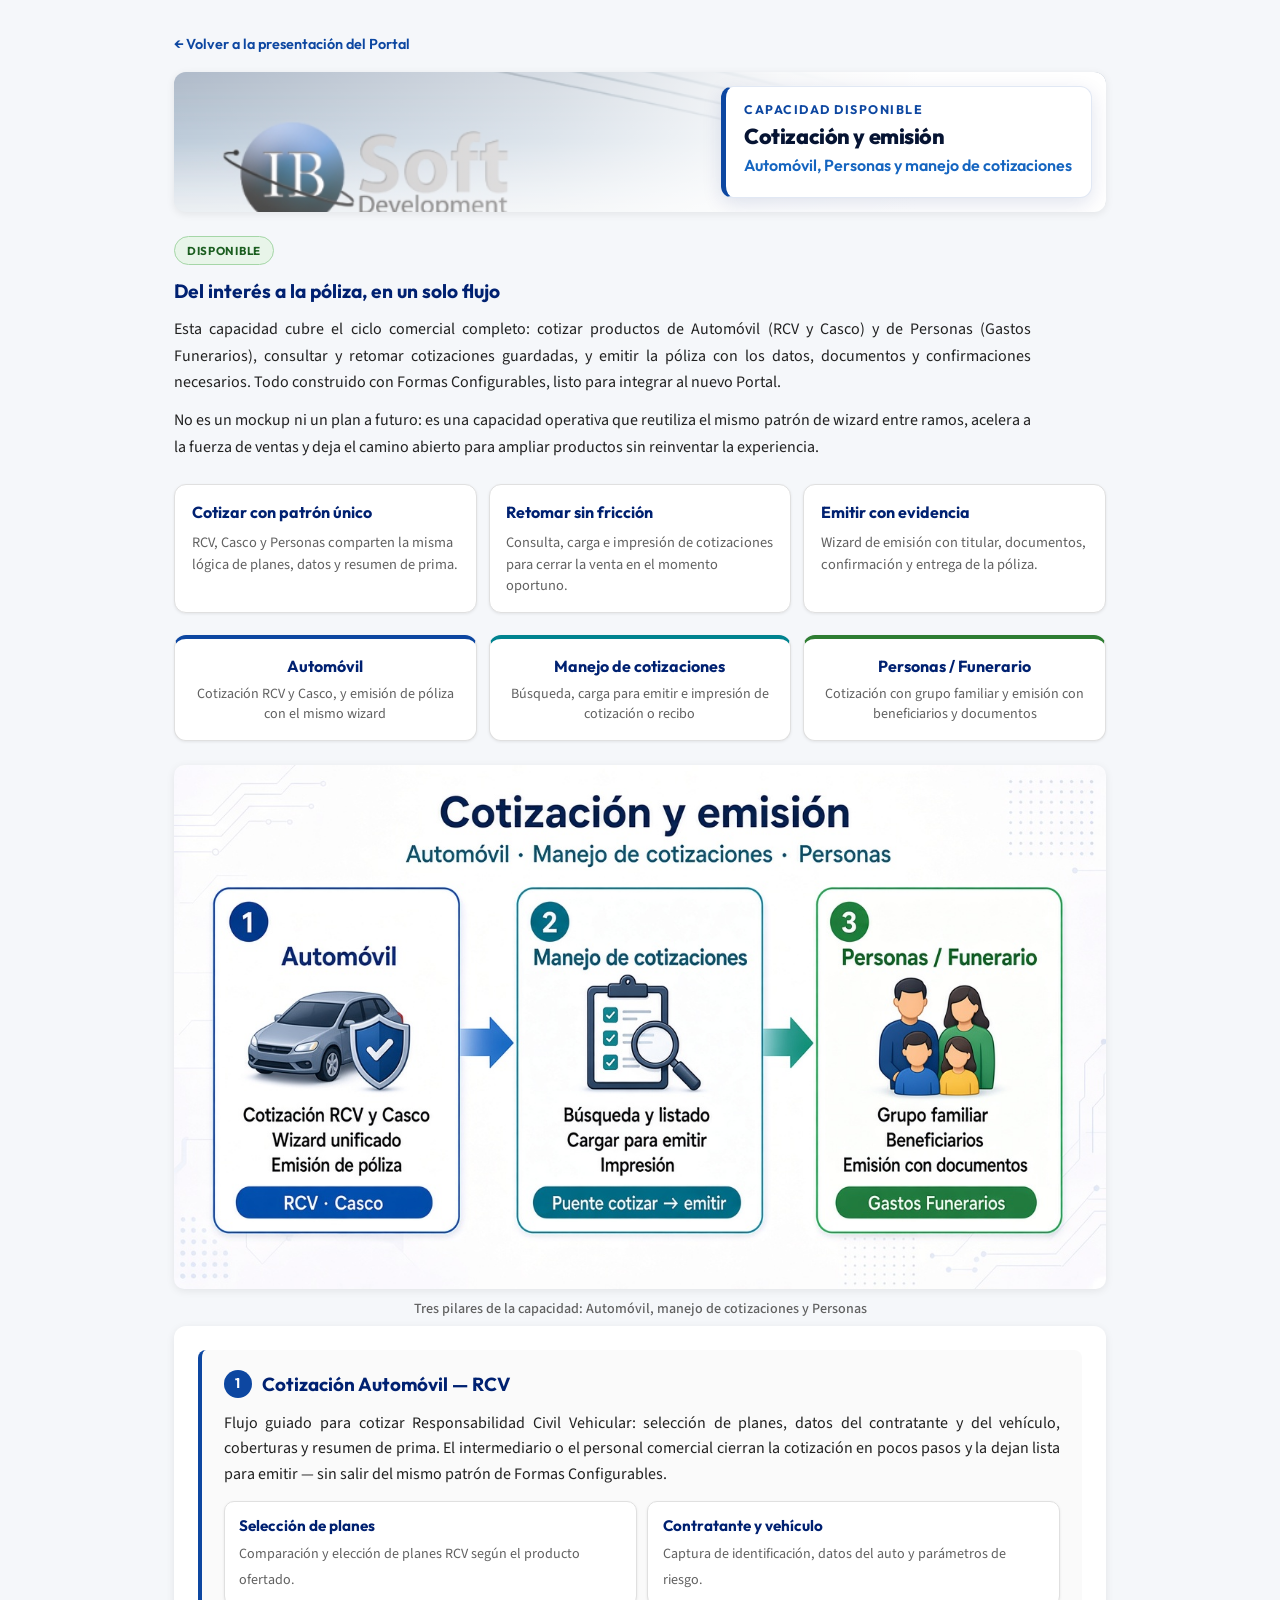
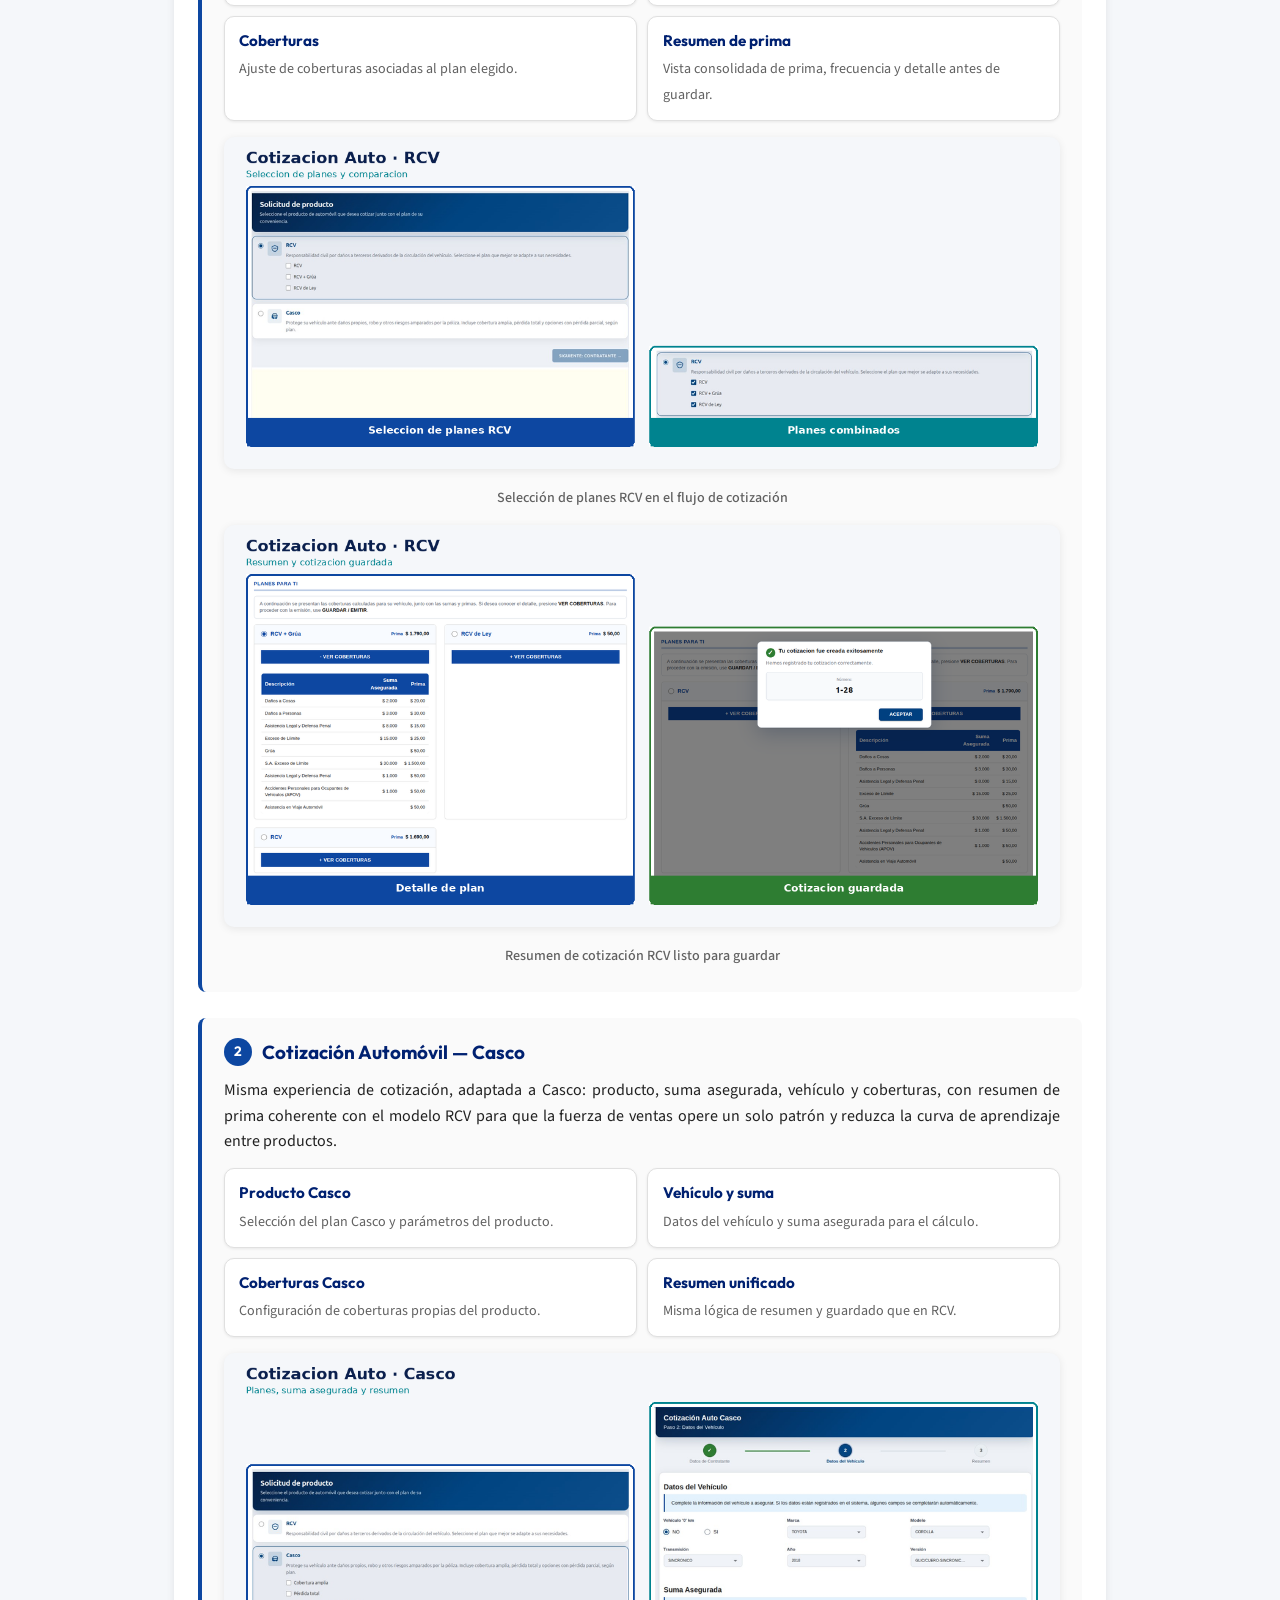
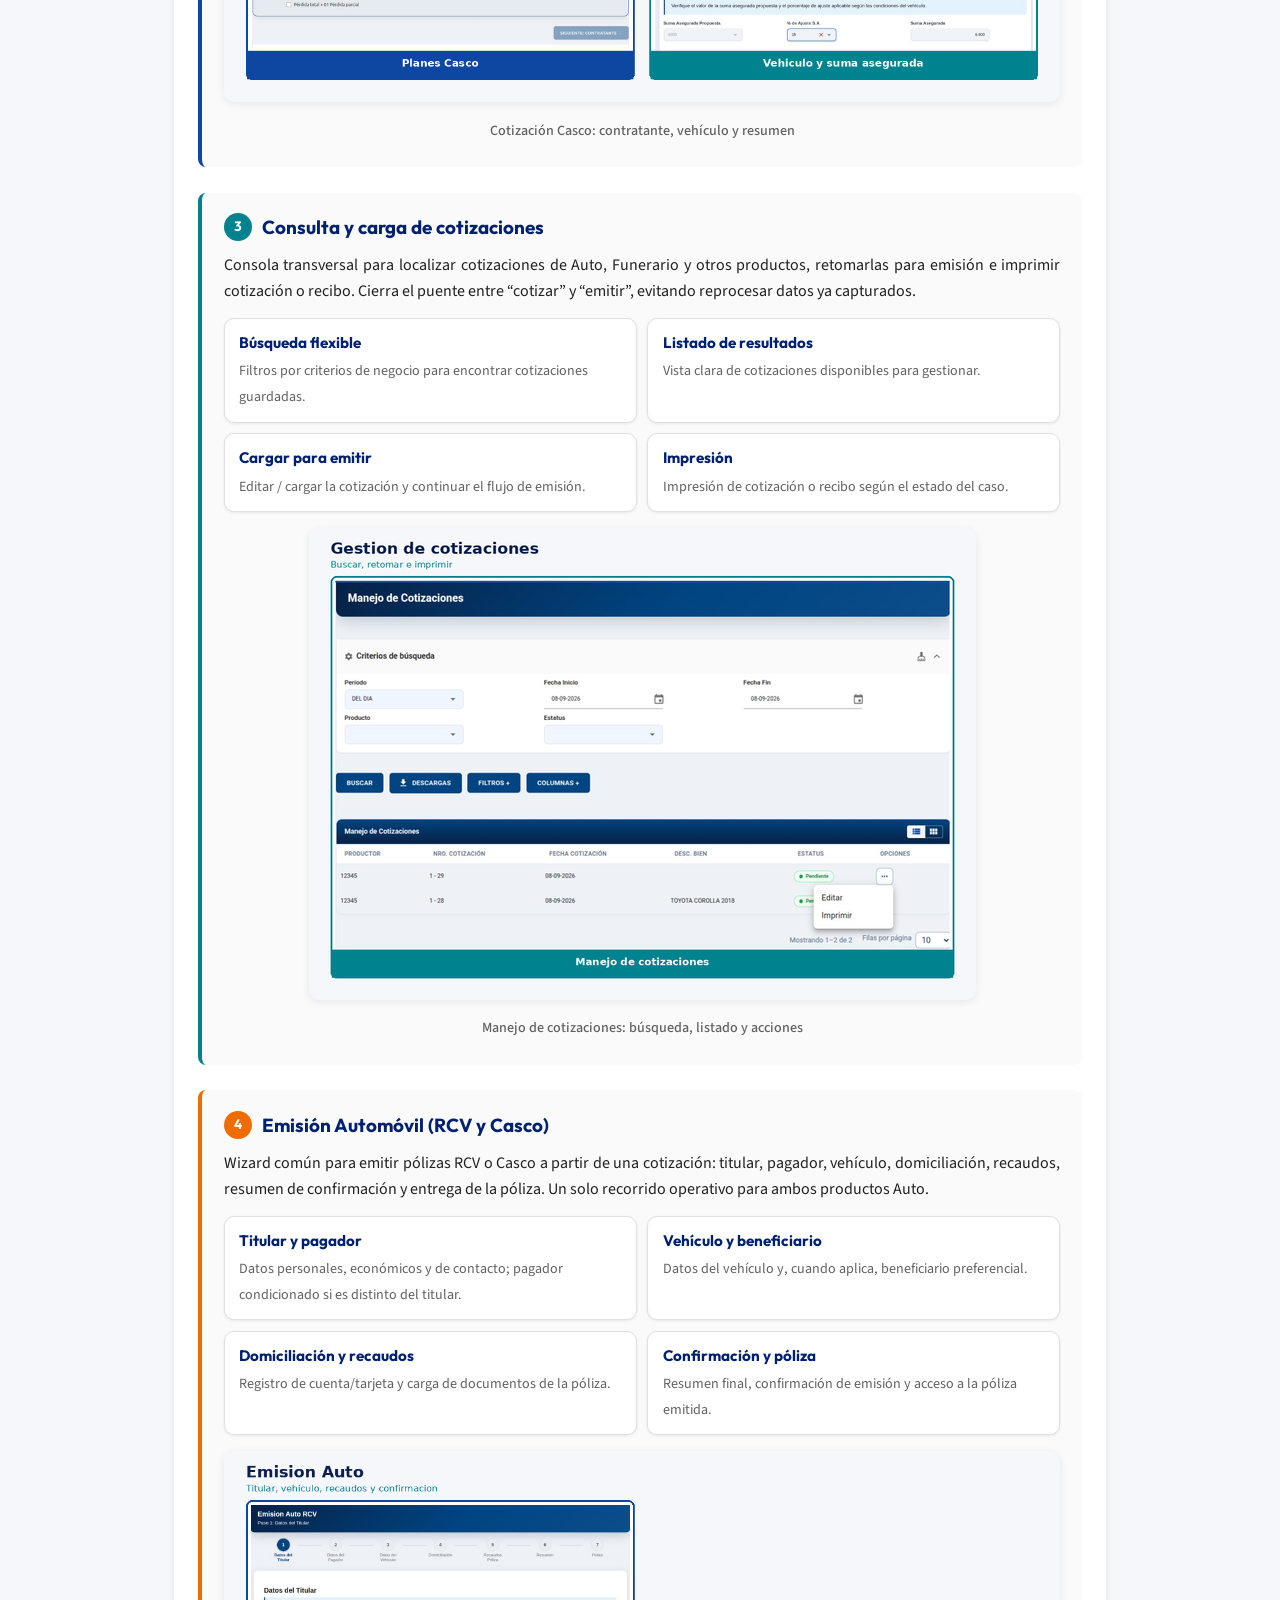
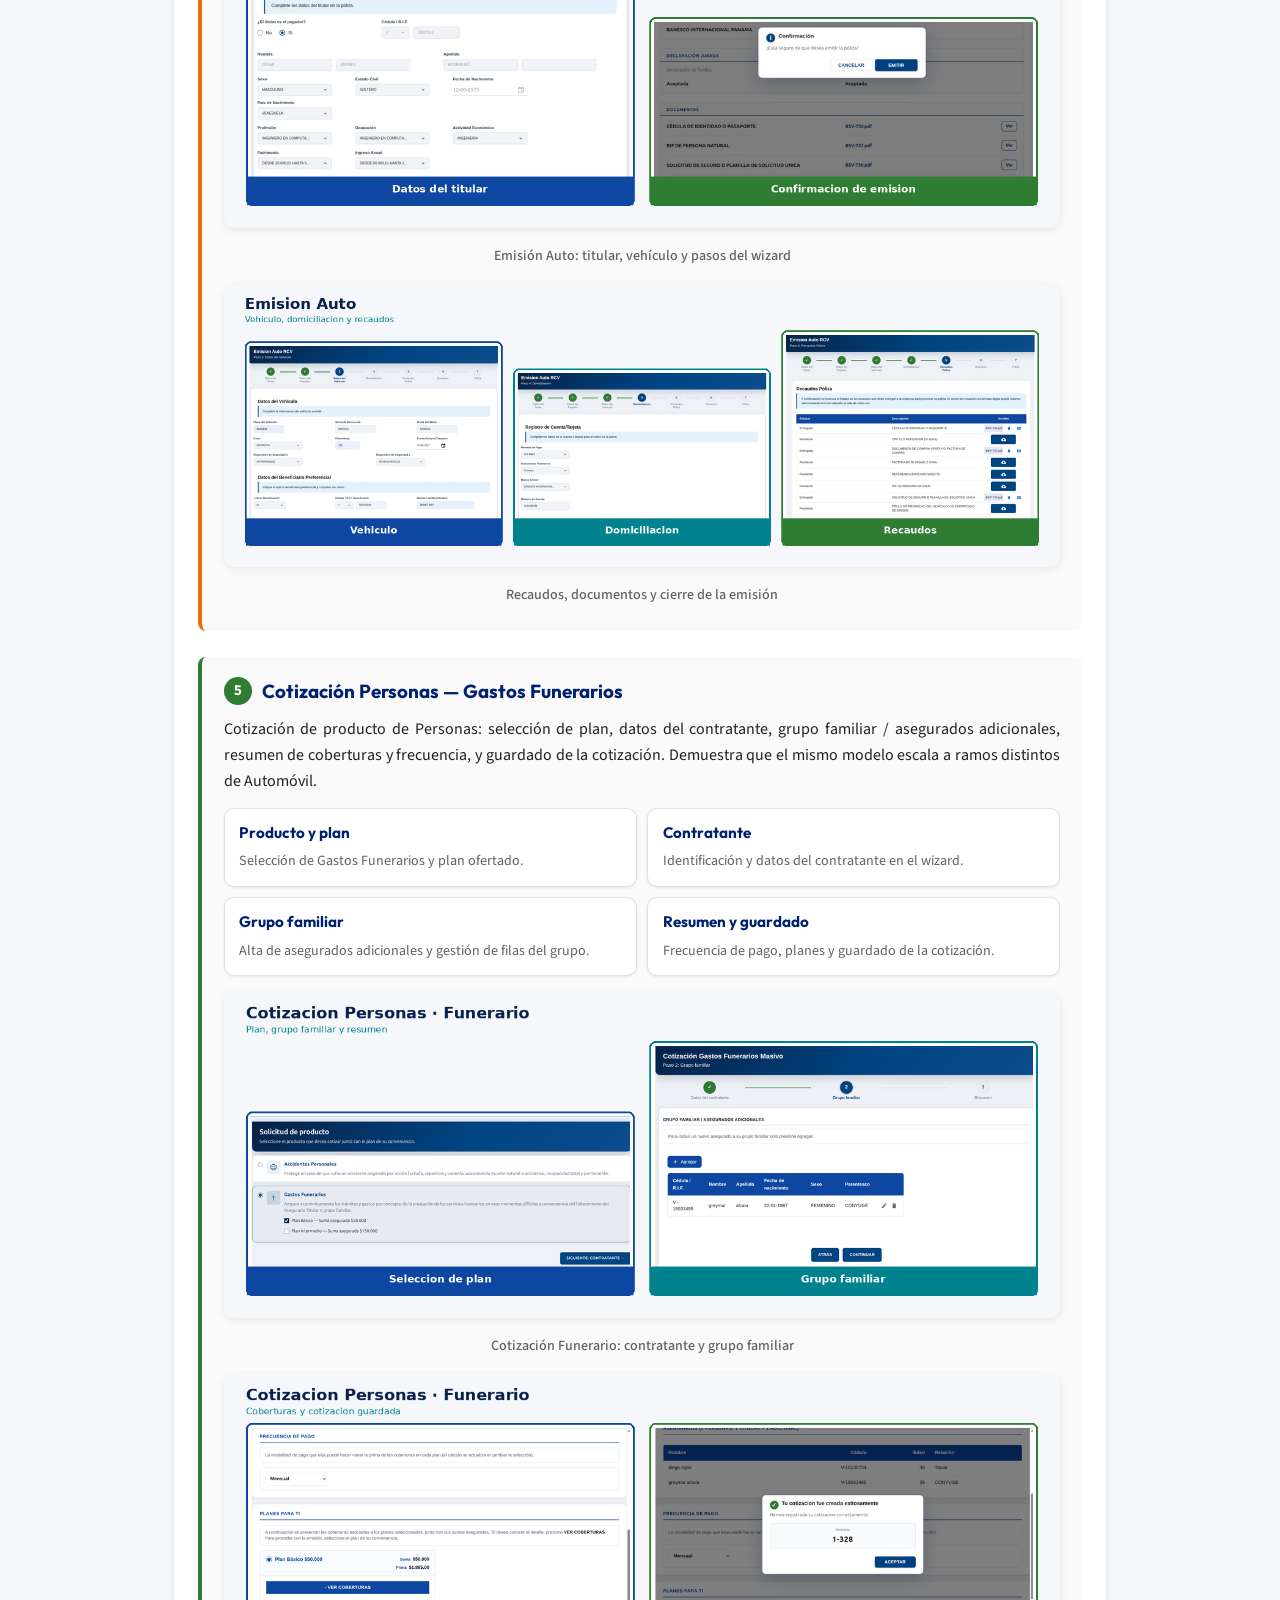
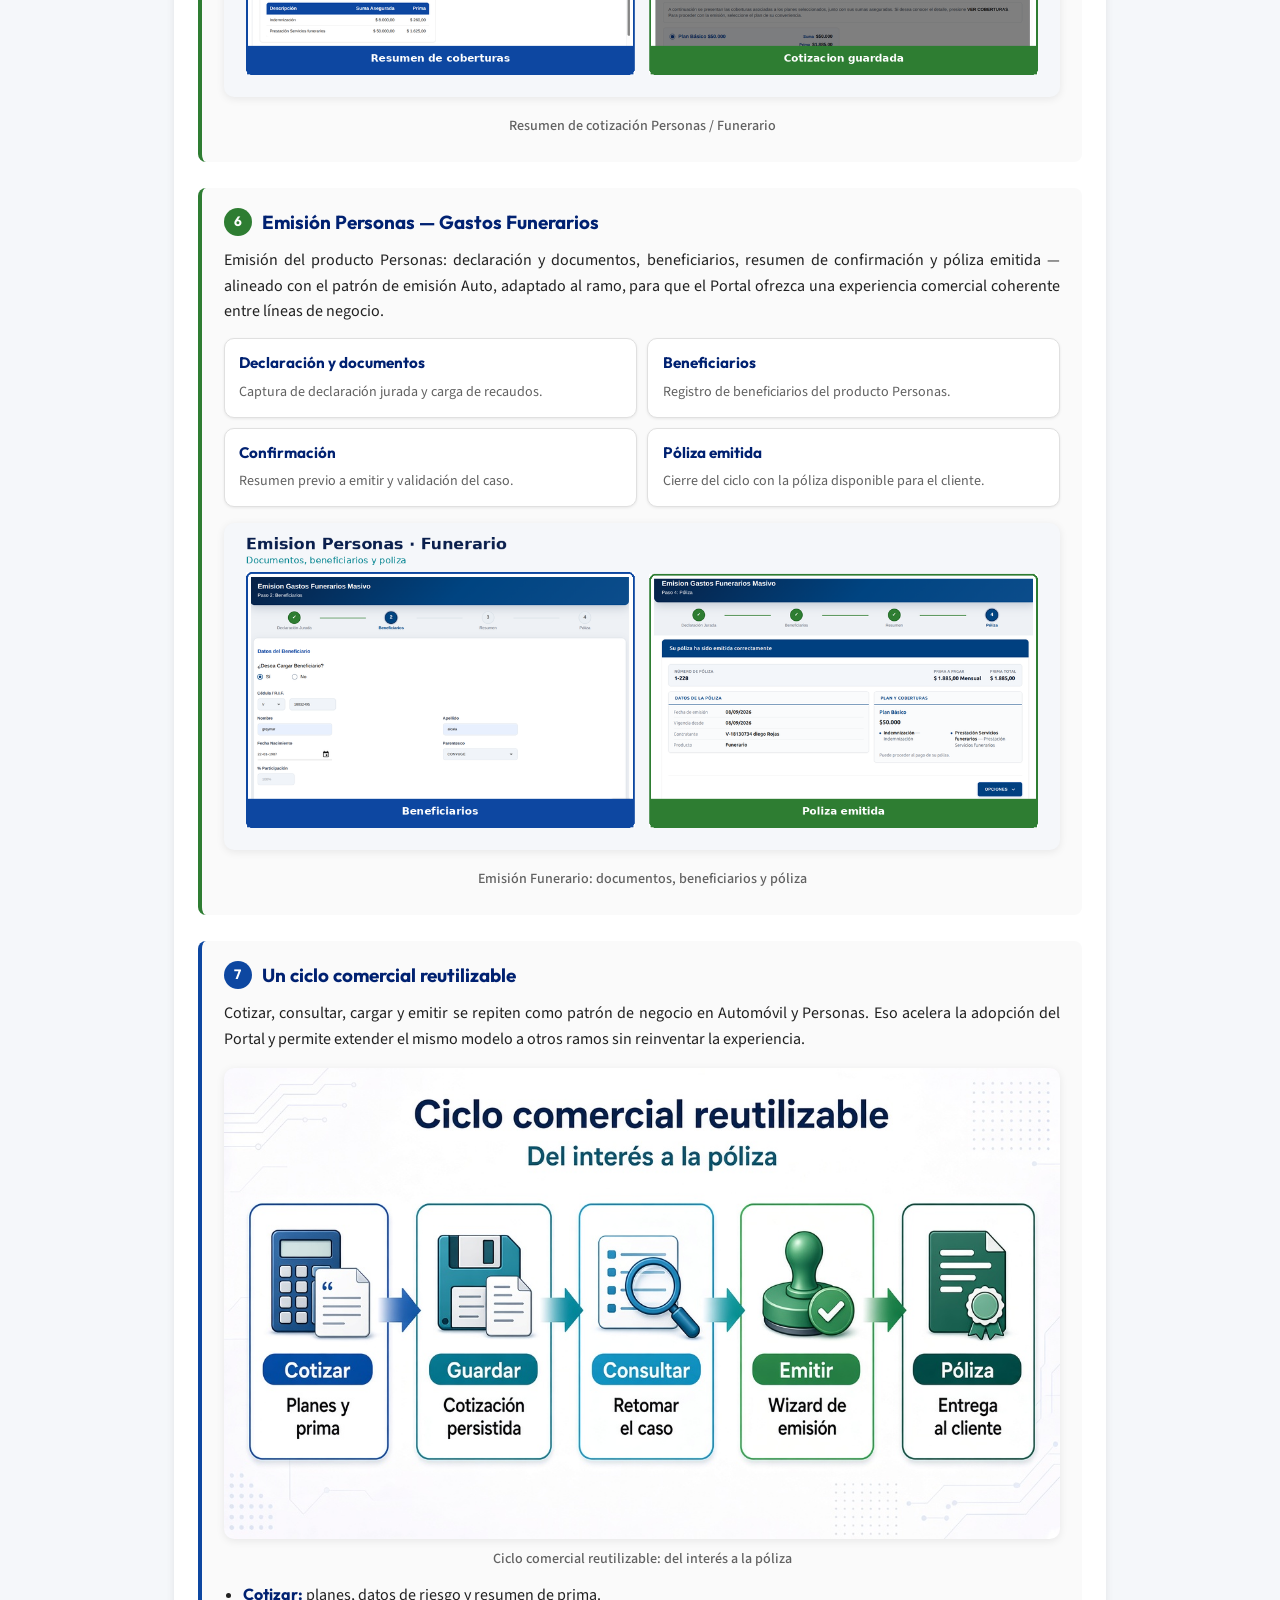
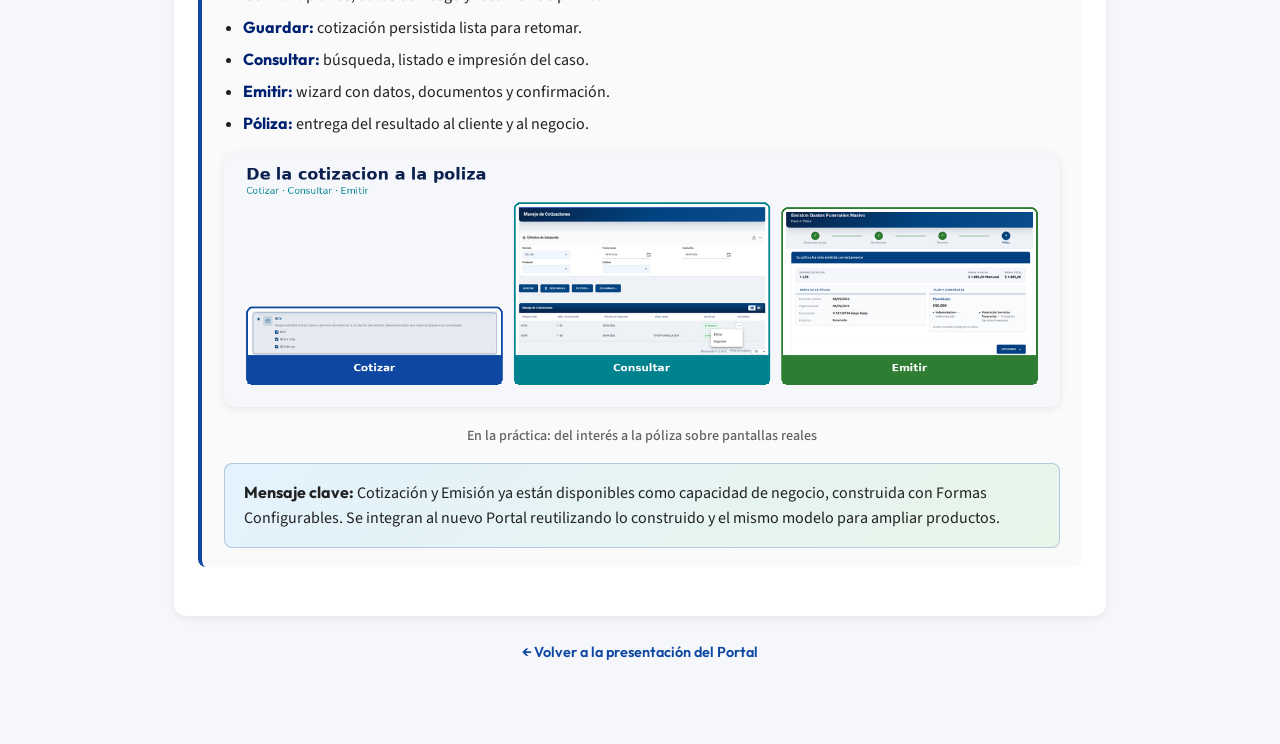
<file: portal/cotiza_emite/index.html>
<!DOCTYPE html>
<html lang="es">
<head>
  <meta charset="UTF-8">
  <meta name="viewport" content="width=device-width, initial-scale=1.0">
  <title>Cotización y Emisión · Portal de Seguros</title>
  <link rel="preconnect" href="https://fonts.googleapis.com">
  <link rel="preconnect" href="https://fonts.gstatic.com" crossorigin>
  <link href="https://fonts.googleapis.com/css2?family=Outfit:wght@500;600;700;800&family=Source+Sans+3:ital,wght@0,400;0,500;0,600;0,700;1,400&display=swap" rel="stylesheet">
  <link rel="stylesheet" href="estilos-demo.css">
  <style>
    :root {
      --font-display: "Outfit", "Segoe UI", sans-serif;
      --font-body: "Source Sans 3", "Segoe UI", sans-serif;
    }
    body {
      font-family: var(--font-body);
      font-size: 16px;
      line-height: 1.6;
      -webkit-font-smoothing: antialiased;
    }
    .app-wrap { max-width: 980px; }

    .comercial-header {
      display: flex;
      align-items: stretch;
      justify-content: space-between;
      background-image: url('ImagenEmpresa.png');
      background-repeat: no-repeat;
      background-position: left center;
      background-size: cover;
      background-color: #eef3f8;
      min-height: 140px;
      padding: 0.85rem 0.9rem;
      position: relative;
      overflow: hidden;
      border-radius: var(--radius-lg);
      margin-bottom: 1.5rem;
      box-shadow: var(--shadow);
    }
    .comercial-header::before {
      content: "";
      position: absolute;
      inset: 0;
      background: linear-gradient(90deg, rgba(255,255,255,.12) 0%, rgba(255,255,255,.55) 40%, rgba(255,255,255,.92) 65%, #fff 80%);
      pointer-events: none;
    }
    .comercial-header .title-wrap {
      position: relative;
      z-index: 1;
      margin-left: auto;
      max-width: 62%;
      min-width: 280px;
      padding: 0.95rem 1.15rem 1rem;
      background: #fff;
      border-radius: 12px;
      border: 1px solid rgba(13,71,161,.12);
      border-left: 5px solid #0d47a1;
      box-shadow: 0 6px 20px rgba(0,33,113,.12);
    }
    .comercial-header h1 {
      font-family: var(--font-display);
      margin: 0;
      line-height: 1.28;
      color: #061433;
    }
    .comercial-header .eyebrow {
      display: block;
      font-size: 0.78rem;
      font-weight: 700;
      letter-spacing: 0.12em;
      text-transform: uppercase;
      color: #0d47a1;
      margin-bottom: 0.35rem;
    }
    .comercial-header .headline {
      display: block;
      font-size: 1.35rem;
      font-weight: 800;
      letter-spacing: -0.02em;
      margin-bottom: 0.25rem;
    }
    .comercial-header .subhead {
      display: block;
      font-size: 1rem;
      font-weight: 600;
      color: #1565c0;
    }
    .back-link {
      display: inline-flex;
      align-items: center;
      gap: 0.35rem;
      margin-bottom: 1rem;
      font-family: var(--font-display);
      font-size: 0.9rem;
      font-weight: 600;
      color: #0d47a1;
      text-decoration: none;
    }
    .back-link:hover { text-decoration: underline; }

    .intro {
      margin: 0 0 1.5rem;
      max-width: 92%;
    }
    .intro h2 {
      font-family: var(--font-display);
      font-size: 1.2rem;
      color: var(--primary-dark);
      margin: 0 0 0.6rem;
    }
    .intro p {
      margin: 0;
      text-align: justify;
      color: var(--text);
      line-height: 1.65;
    }

    .pillars {
      display: grid;
      grid-template-columns: repeat(3, 1fr);
      gap: 0.75rem;
      margin: 1rem 0 1.5rem;
    }
    .pillar {
      background: #fff;
      border: 1px solid var(--border);
      border-top: 4px solid #0d47a1;
      border-radius: 12px;
      padding: 0.95rem 1rem;
      box-shadow: var(--shadow-sm);
      text-align: center;
    }
    .pillar.auto { border-top-color: #0d47a1; }
    .pillar.consulta { border-top-color: #00838f; }
    .pillar.personas { border-top-color: #2e7d32; }
    .pillar h3 {
      font-family: var(--font-display);
      font-size: 1rem;
      margin: 0 0 0.35rem;
      color: var(--primary-dark);
    }
    .pillar p {
      margin: 0;
      font-size: 0.88rem;
      color: var(--text-muted);
      line-height: 1.4;
    }

    .benefits {
      display: grid;
      grid-template-columns: repeat(3, 1fr);
      gap: 0.75rem;
      margin: 0 0 1.35rem;
    }
    .benefit {
      background: #fff;
      border-radius: 12px;
      padding: 0.95rem 1.05rem;
      border: 1px solid var(--border);
      box-shadow: var(--shadow-sm);
    }
    .benefit h4 {
      font-family: var(--font-display);
      margin: 0 0 0.4rem;
      color: var(--primary-dark);
      font-size: 1rem;
      font-weight: 700;
    }
    .benefit p {
      margin: 0;
      font-size: 0.9rem;
      color: var(--text-muted);
      line-height: 1.5;
    }

    .badge {
      font-family: var(--font-display);
      display: inline-block;
      padding: 0.28rem 0.75rem;
      border-radius: 999px;
      font-size: 0.72rem;
      font-weight: 700;
      letter-spacing: 0.06em;
      text-transform: uppercase;
      margin-bottom: 0.65rem;
    }
    .badge-disponible {
      background: #e8f5e9;
      color: #1b5e20;
      border: 1px solid #a5d6a7;
    }

    .figure.figure-esquema img {
      width: 100%;
      max-width: 100%;
      display: block;
    }

    .cta-list {
      margin: 0.75rem 0 0.25rem;
      padding-left: 1.2rem;
      color: var(--text);
      line-height: 1.55;
    }
    .cta-list li { margin-bottom: 0.4rem; }
    .cta-list strong {
      font-family: var(--font-display);
      color: var(--primary-dark);
    }

    .slide-block {
      margin-bottom: 1.6rem;
      padding: 1.2rem 1.35rem;
      background: #fafafa;
      border-radius: var(--radius);
      border-left: 4px solid var(--primary);
    }
    .slide-block.teal { border-left-color: #00838f; }
    .slide-block.green { border-left-color: #2e7d32; }
    .slide-block.amber { border-left-color: #ef6c00; }
    .slide-block h3 {
      font-family: var(--font-display);
      margin: 0 0 0.7rem;
      color: var(--primary-dark);
      font-size: 1.18rem;
      display: flex;
      align-items: center;
      gap: 0.65rem;
    }
    .slide-block h3 .num {
      width: 28px; height: 28px; border-radius: 50%;
      background: var(--primary); color: #fff;
      display: inline-flex; align-items: center; justify-content: center;
      font-size: 0.85rem; font-weight: 700;
    }
    .slide-block.teal h3 .num { background: #00838f; }
    .slide-block.green h3 .num { background: #2e7d32; }
    .slide-block.amber h3 .num { background: #ef6c00; }
    .slide-block > p {
      margin: 0 0 0.85rem;
      text-align: justify;
      color: var(--text);
      line-height: 1.6;
    }

    .feature-grid {
      display: grid;
      grid-template-columns: repeat(2, 1fr);
      gap: 0.65rem;
      margin: 0.75rem 0 1rem;
    }
    .feature {
      background: #fff;
      border: 1px solid var(--border);
      border-radius: 10px;
      padding: 0.75rem 0.9rem;
      box-shadow: var(--shadow-sm);
    }
    .feature strong {
      font-family: var(--font-display);
      display: block;
      color: var(--primary-dark);
      font-size: 0.95rem;
      margin-bottom: 0.2rem;
    }
    .feature span {
      font-size: 0.88rem;
      color: var(--text-muted);
      line-height: 1.4;
    }

    .figure {
      margin: 1rem 0 0.35rem;
      text-align: center;
    }
    .figure img {
      max-width: 100%;
      width: auto;
      height: auto;
      border-radius: 10px;
      box-shadow: var(--shadow);
      background: #fff;
      display: inline-block;
    }
    .figure .caption {
      margin-top: 0.55rem;
      font-size: 0.88rem;
      font-weight: 500;
      color: var(--text-muted);
    }

    .message-box {
      margin-top: 1rem;
      padding: 1rem 1.2rem;
      border-radius: var(--radius);
      background: linear-gradient(135deg, #e3f2fd 0%, #e8f5e9 100%);
      border: 1px solid rgba(13,71,161,.25);
      font-size: 1rem;
      line-height: 1.55;
    }
    .message-box strong {
      font-family: var(--font-display);
    }

    .chain {
      display: flex;
      flex-wrap: wrap;
      gap: 0.45rem;
      align-items: center;
      margin: 0.85rem 0 0;
      justify-content: center;
    }
    .chain .chip {
      font-family: var(--font-display);
      font-weight: 700;
      font-size: 0.85rem;
      padding: 0.45rem 0.85rem;
      border-radius: 999px;
      background: #e3f2fd;
      color: #0d47a1;
      border: 1px solid #90caf9;
    }
    .chain .arrow { color: #90a4ae; font-weight: 700; }

    @media (max-width: 800px) {
      .pillars, .feature-grid, .benefits { grid-template-columns: 1fr; }
      .comercial-header .title-wrap { max-width: 100%; }
      .comercial-header::before { background: rgba(255,255,255,.9); }
    }
  </style>
</head>
<body>
  <div class="app-wrap">
    <a class="back-link" href="../index.html">← Volver a la presentación del Portal</a>

    <header class="comercial-header">
      <div class="title-wrap">
        <h1>
          <span class="eyebrow">Capacidad disponible</span>
          <span class="headline">Cotización y emisión</span>
          <span class="subhead">Automóvil, Personas y manejo de cotizaciones</span>
        </h1>
      </div>
    </header>

    <div class="intro">
      <span class="badge badge-disponible">Disponible</span>
      <h2>Del interés a la póliza, en un solo flujo</h2>
      <p>
        Esta capacidad cubre el ciclo comercial completo: cotizar productos de
        Automóvil (RCV y Casco) y de Personas (Gastos Funerarios), consultar y
        retomar cotizaciones guardadas, y emitir la póliza con los datos,
        documentos y confirmaciones necesarios. Todo construido con Formas
        Configurables, listo para integrar al nuevo Portal.
      </p>
      <p style="margin-top: 0.75rem;">
        No es un mockup ni un plan a futuro: es una capacidad operativa que
        reutiliza el mismo patrón de wizard entre ramos, acelera a la fuerza
        de ventas y deja el camino abierto para ampliar productos sin reinventar
        la experiencia.
      </p>
    </div>

    <div class="benefits">
      <div class="benefit">
        <h4>Cotizar con patrón único</h4>
        <p>RCV, Casco y Personas comparten la misma lógica de planes, datos y resumen de prima.</p>
      </div>
      <div class="benefit">
        <h4>Retomar sin fricción</h4>
        <p>Consulta, carga e impresión de cotizaciones para cerrar la venta en el momento oportuno.</p>
      </div>
      <div class="benefit">
        <h4>Emitir con evidencia</h4>
        <p>Wizard de emisión con titular, documentos, confirmación y entrega de la póliza.</p>
      </div>
    </div>

    <div class="pillars">
      <div class="pillar auto">
        <h3>Automóvil</h3>
        <p>Cotización RCV y Casco, y emisión de póliza con el mismo wizard</p>
      </div>
      <div class="pillar consulta">
        <h3>Manejo de cotizaciones</h3>
        <p>Búsqueda, carga para emitir e impresión de cotización o recibo</p>
      </div>
      <div class="pillar personas">
        <h3>Personas / Funerario</h3>
        <p>Cotización con grupo familiar y emisión con beneficiarios y documentos</p>
      </div>
    </div>

    <figure class="figure figure-esquema">
      <img src="assets/esquemas/cotiza-tres-pilares.png" alt="Tres pilares: Automóvil, manejo de cotizaciones y Personas / Funerario">
      <figcaption class="caption">Tres pilares de la capacidad: Automóvil, manejo de cotizaciones y Personas</figcaption>
    </figure>

    <div class="card">
      <div class="card-body">

        <!-- 1 Cotización Auto RCV -->
        <section class="slide-block">
          <h3><span class="num">1</span> Cotización Automóvil — RCV</h3>
          <p>
            Flujo guiado para cotizar Responsabilidad Civil Vehicular: selección
            de planes, datos del contratante y del vehículo, coberturas y resumen
            de prima. El intermediario o el personal comercial cierran la
            cotización en pocos pasos y la dejan lista para emitir — sin salir
            del mismo patrón de Formas Configurables.
          </p>
          <div class="feature-grid">
            <div class="feature">
              <strong>Selección de planes</strong>
              <span>Comparación y elección de planes RCV según el producto ofertado.</span>
            </div>
            <div class="feature">
              <strong>Contratante y vehículo</strong>
              <span>Captura de identificación, datos del auto y parámetros de riesgo.</span>
            </div>
            <div class="feature">
              <strong>Coberturas</strong>
              <span>Ajuste de coberturas asociadas al plan elegido.</span>
            </div>
            <div class="feature">
              <strong>Resumen de prima</strong>
              <span>Vista consolidada de prima, frecuencia y detalle antes de guardar.</span>
            </div>
          </div>
          <figure class="figure">
            <img src="assets/collages/auto-rcv-planes.png" alt="Cotización RCV: selección de planes">
            <figcaption class="caption">Selección de planes RCV en el flujo de cotización</figcaption>
          </figure>
          <figure class="figure">
            <img src="assets/collages/auto-rcv-resumen.png" alt="Cotización RCV: resumen de prima">
            <figcaption class="caption">Resumen de cotización RCV listo para guardar</figcaption>
          </figure>
        </section>

        <!-- 2 Cotización Auto Casco -->
        <section class="slide-block">
          <h3><span class="num">2</span> Cotización Automóvil — Casco</h3>
          <p>
            Misma experiencia de cotización, adaptada a Casco: producto, suma
            asegurada, vehículo y coberturas, con resumen de prima coherente con
            el modelo RCV para que la fuerza de ventas opere un solo patrón y
            reduzca la curva de aprendizaje entre productos.
          </p>
          <div class="feature-grid">
            <div class="feature">
              <strong>Producto Casco</strong>
              <span>Selección del plan Casco y parámetros del producto.</span>
            </div>
            <div class="feature">
              <strong>Vehículo y suma</strong>
              <span>Datos del vehículo y suma asegurada para el cálculo.</span>
            </div>
            <div class="feature">
              <strong>Coberturas Casco</strong>
              <span>Configuración de coberturas propias del producto.</span>
            </div>
            <div class="feature">
              <strong>Resumen unificado</strong>
              <span>Misma lógica de resumen y guardado que en RCV.</span>
            </div>
          </div>
          <figure class="figure">
            <img src="assets/collages/auto-casco.png" alt="Cotización Casco: pantallas del flujo">
            <figcaption class="caption">Cotización Casco: contratante, vehículo y resumen</figcaption>
          </figure>
        </section>

        <!-- 3 Consulta -->
        <section class="slide-block teal">
          <h3><span class="num">3</span> Consulta y carga de cotizaciones</h3>
          <p>
            Consola transversal para localizar cotizaciones de Auto, Funerario
            y otros productos, retomarlas para emisión e imprimir cotización o
            recibo. Cierra el puente entre “cotizar” y “emitir”, evitando
            reprocesar datos ya capturados.
          </p>
          <div class="feature-grid">
            <div class="feature">
              <strong>Búsqueda flexible</strong>
              <span>Filtros por criterios de negocio para encontrar cotizaciones guardadas.</span>
            </div>
            <div class="feature">
              <strong>Listado de resultados</strong>
              <span>Vista clara de cotizaciones disponibles para gestionar.</span>
            </div>
            <div class="feature">
              <strong>Cargar para emitir</strong>
              <span>Editar / cargar la cotización y continuar el flujo de emisión.</span>
            </div>
            <div class="feature">
              <strong>Impresión</strong>
              <span>Impresión de cotización o recibo según el estado del caso.</span>
            </div>
          </div>
          <figure class="figure">
            <img src="assets/collages/consulta-cotizaciones.png" alt="Manejo de cotizaciones: búsqueda y resultados">
            <figcaption class="caption">Manejo de cotizaciones: búsqueda, listado y acciones</figcaption>
          </figure>
        </section>

        <!-- 4 Emisión Auto -->
        <section class="slide-block amber">
          <h3><span class="num">4</span> Emisión Automóvil (RCV y Casco)</h3>
          <p>
            Wizard común para emitir pólizas RCV o Casco a partir de una
            cotización: titular, pagador, vehículo, domiciliación, recaudos,
            resumen de confirmación y entrega de la póliza. Un solo recorrido
            operativo para ambos productos Auto.
          </p>
          <div class="feature-grid">
            <div class="feature">
              <strong>Titular y pagador</strong>
              <span>Datos personales, económicos y de contacto; pagador condicionado si es distinto del titular.</span>
            </div>
            <div class="feature">
              <strong>Vehículo y beneficiario</strong>
              <span>Datos del vehículo y, cuando aplica, beneficiario preferencial.</span>
            </div>
            <div class="feature">
              <strong>Domiciliación y recaudos</strong>
              <span>Registro de cuenta/tarjeta y carga de documentos de la póliza.</span>
            </div>
            <div class="feature">
              <strong>Confirmación y póliza</strong>
              <span>Resumen final, confirmación de emisión y acceso a la póliza emitida.</span>
            </div>
          </div>
          <figure class="figure">
            <img src="assets/collages/auto-emision.png" alt="Emisión Auto: pasos del wizard">
            <figcaption class="caption">Emisión Auto: titular, vehículo y pasos del wizard</figcaption>
          </figure>
          <figure class="figure">
            <img src="assets/collages/auto-emision-docs.png" alt="Emisión Auto: recaudos y documentos">
            <figcaption class="caption">Recaudos, documentos y cierre de la emisión</figcaption>
          </figure>
        </section>

        <!-- 5 Cotización Funerario -->
        <section class="slide-block green">
          <h3><span class="num">5</span> Cotización Personas — Gastos Funerarios</h3>
          <p>
            Cotización de producto de Personas: selección de plan, datos del
            contratante, grupo familiar / asegurados adicionales, resumen de
            coberturas y frecuencia, y guardado de la cotización. Demuestra que
            el mismo modelo escala a ramos distintos de Automóvil.
          </p>
          <div class="feature-grid">
            <div class="feature">
              <strong>Producto y plan</strong>
              <span>Selección de Gastos Funerarios y plan ofertado.</span>
            </div>
            <div class="feature">
              <strong>Contratante</strong>
              <span>Identificación y datos del contratante en el wizard.</span>
            </div>
            <div class="feature">
              <strong>Grupo familiar</strong>
              <span>Alta de asegurados adicionales y gestión de filas del grupo.</span>
            </div>
            <div class="feature">
              <strong>Resumen y guardado</strong>
              <span>Frecuencia de pago, planes y guardado de la cotización.</span>
            </div>
          </div>
          <figure class="figure">
            <img src="assets/collages/funerario-cot.png" alt="Cotización Funerario: contratante y grupo familiar">
            <figcaption class="caption">Cotización Funerario: contratante y grupo familiar</figcaption>
          </figure>
          <figure class="figure">
            <img src="assets/collages/funerario-cot-resumen.png" alt="Cotización Funerario: resumen">
            <figcaption class="caption">Resumen de cotización Personas / Funerario</figcaption>
          </figure>
        </section>

        <!-- 6 Emisión Funerario -->
        <section class="slide-block green">
          <h3><span class="num">6</span> Emisión Personas — Gastos Funerarios</h3>
          <p>
            Emisión del producto Personas: declaración y documentos,
            beneficiarios, resumen de confirmación y póliza emitida — alineado
            con el patrón de emisión Auto, adaptado al ramo, para que el Portal
            ofrezca una experiencia comercial coherente entre líneas de negocio.
          </p>
          <div class="feature-grid">
            <div class="feature">
              <strong>Declaración y documentos</strong>
              <span>Captura de declaración jurada y carga de recaudos.</span>
            </div>
            <div class="feature">
              <strong>Beneficiarios</strong>
              <span>Registro de beneficiarios del producto Personas.</span>
            </div>
            <div class="feature">
              <strong>Confirmación</strong>
              <span>Resumen previo a emitir y validación del caso.</span>
            </div>
            <div class="feature">
              <strong>Póliza emitida</strong>
              <span>Cierre del ciclo con la póliza disponible para el cliente.</span>
            </div>
          </div>
          <figure class="figure">
            <img src="assets/collages/funerario-emi.png" alt="Emisión Funerario: pantallas del flujo">
            <figcaption class="caption">Emisión Funerario: documentos, beneficiarios y póliza</figcaption>
          </figure>
        </section>

        <!-- 7 Ciclo -->
        <section class="slide-block">
          <h3><span class="num">7</span> Un ciclo comercial reutilizable</h3>
          <p>
            Cotizar, consultar, cargar y emitir se repiten como patrón de negocio
            en Automóvil y Personas. Eso acelera la adopción del Portal y permite
            extender el mismo modelo a otros ramos sin reinventar la experiencia.
          </p>

          <figure class="figure figure-esquema">
            <img src="assets/esquemas/cotiza-ciclo-comercial.png" alt="Ciclo comercial: Cotizar, Guardar, Consultar, Emitir y Póliza">
            <figcaption class="caption">Ciclo comercial reutilizable: del interés a la póliza</figcaption>
          </figure>

          <ul class="cta-list">
            <li><strong>Cotizar:</strong> planes, datos de riesgo y resumen de prima.</li>
            <li><strong>Guardar:</strong> cotización persistida lista para retomar.</li>
            <li><strong>Consultar:</strong> búsqueda, listado e impresión del caso.</li>
            <li><strong>Emitir:</strong> wizard con datos, documentos y confirmación.</li>
            <li><strong>Póliza:</strong> entrega del resultado al cliente y al negocio.</li>
          </ul>

          <figure class="figure">
            <img src="assets/collages/ciclo-completo.png" alt="Ciclo cotización y emisión">
            <figcaption class="caption">En la práctica: del interés a la póliza sobre pantallas reales</figcaption>
          </figure>
          <div class="message-box">
            <strong>Mensaje clave:</strong> Cotización y Emisión ya están disponibles
            como capacidad de negocio, construida con Formas Configurables.
            Se integran al nuevo Portal reutilizando lo construido y el mismo
            modelo para ampliar productos.
          </div>
        </section>

      </div>
    </div>

    <p style="margin: 1.5rem 0 2rem; text-align: center;">
      <a class="back-link" href="../index.html">← Volver a la presentación del Portal</a>
    </p>
  </div>
</body>
</html>
</file>
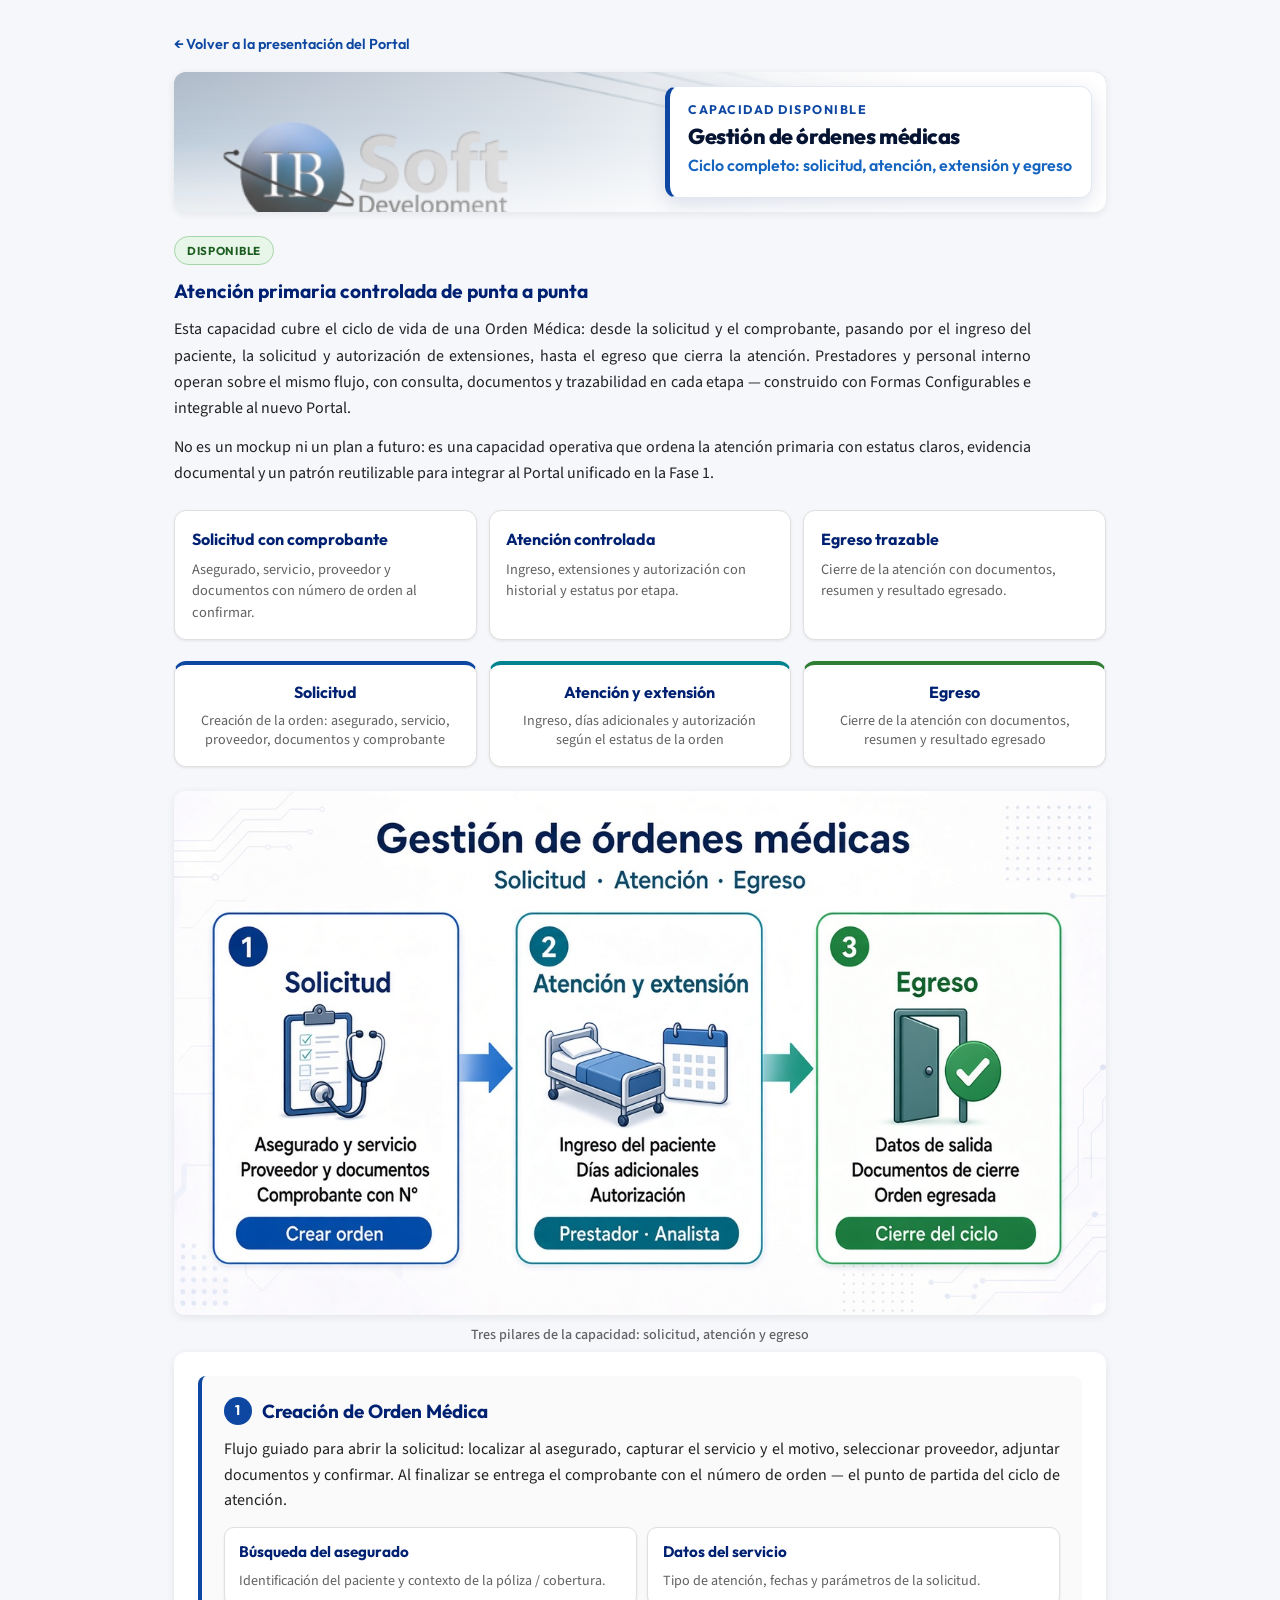
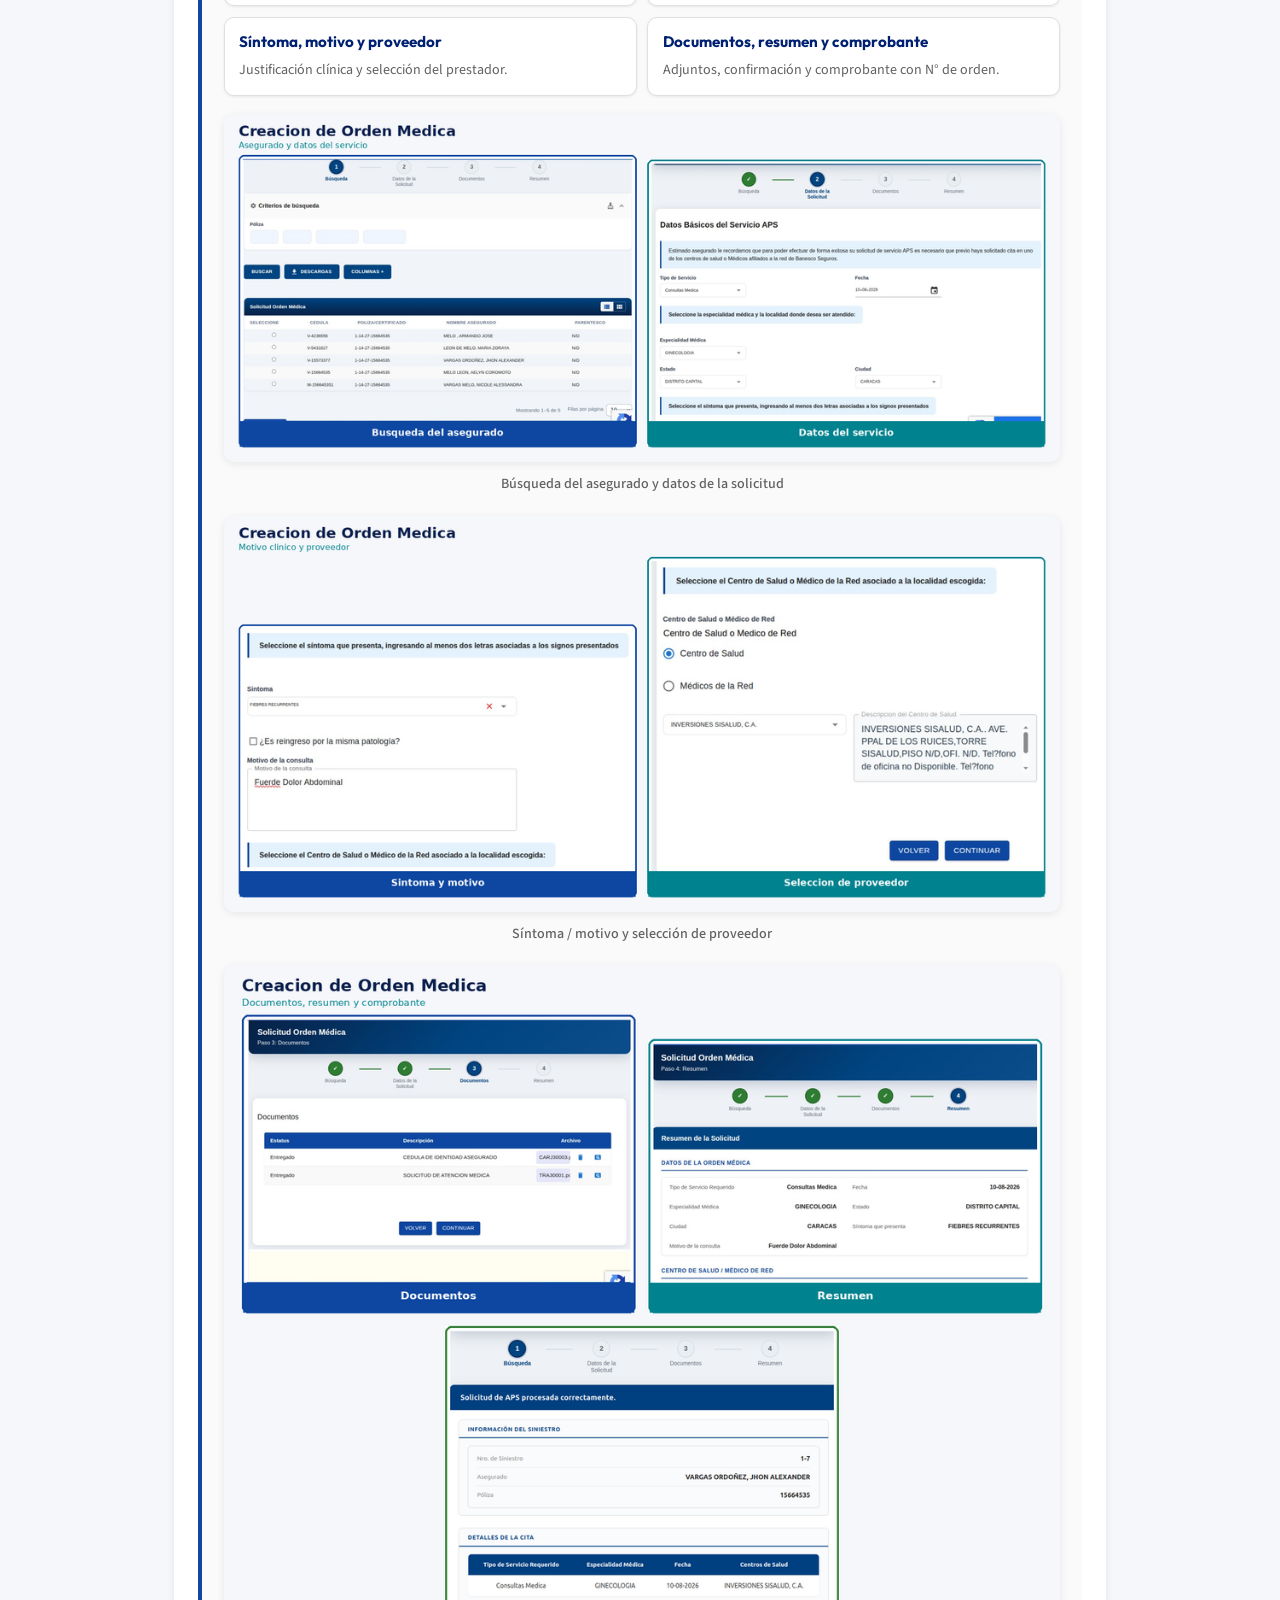
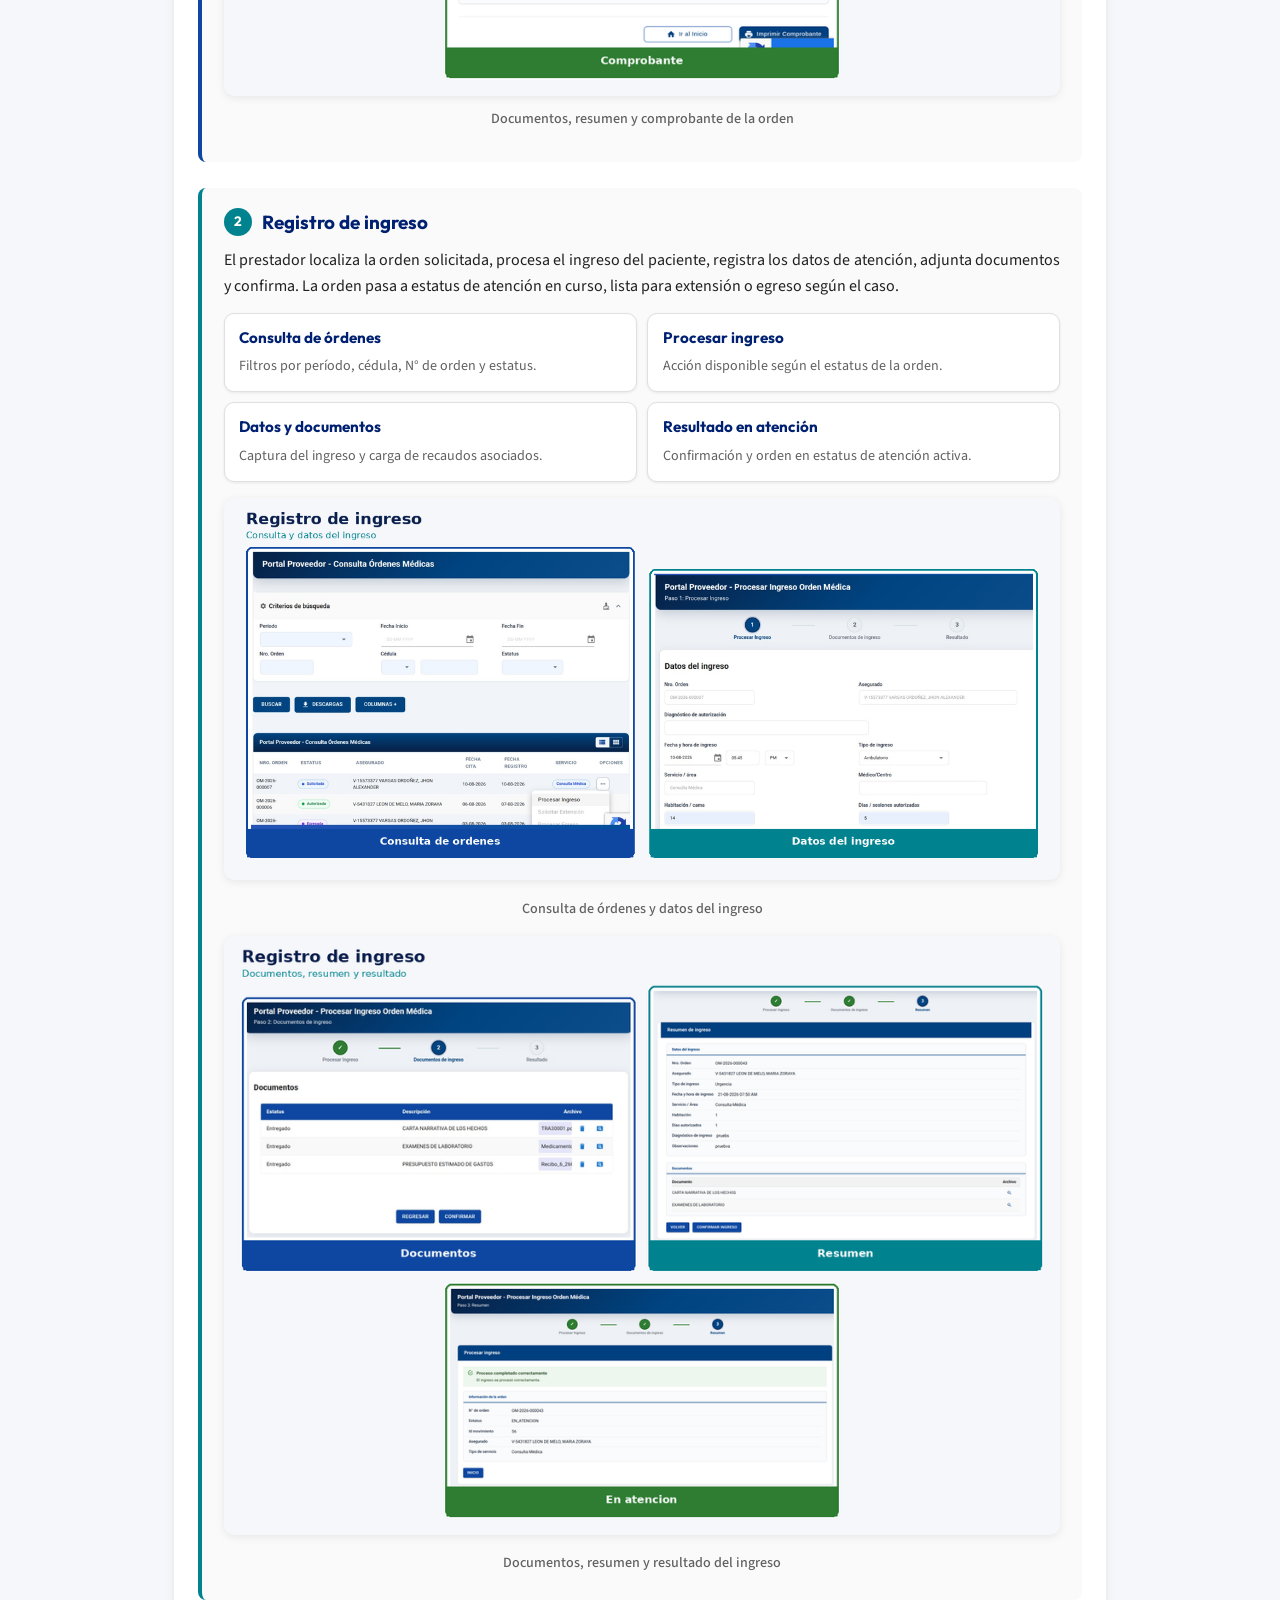
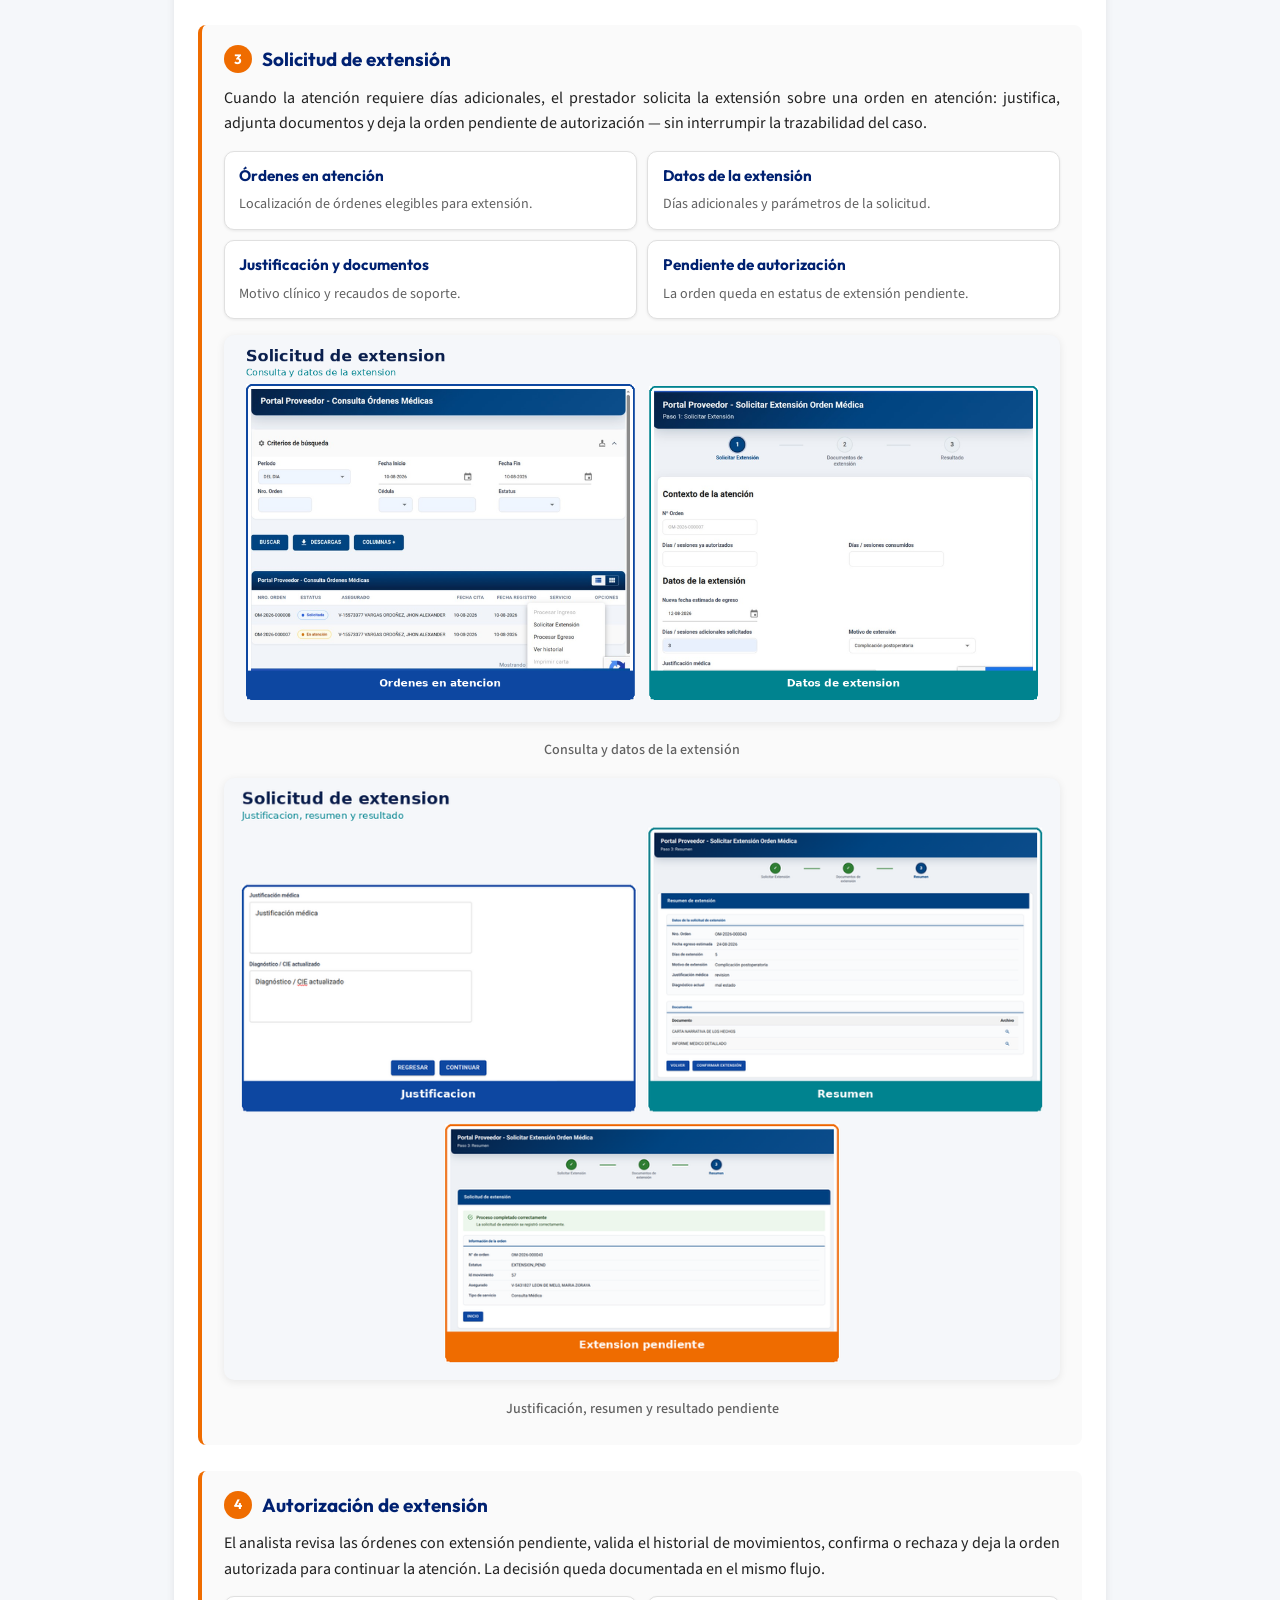
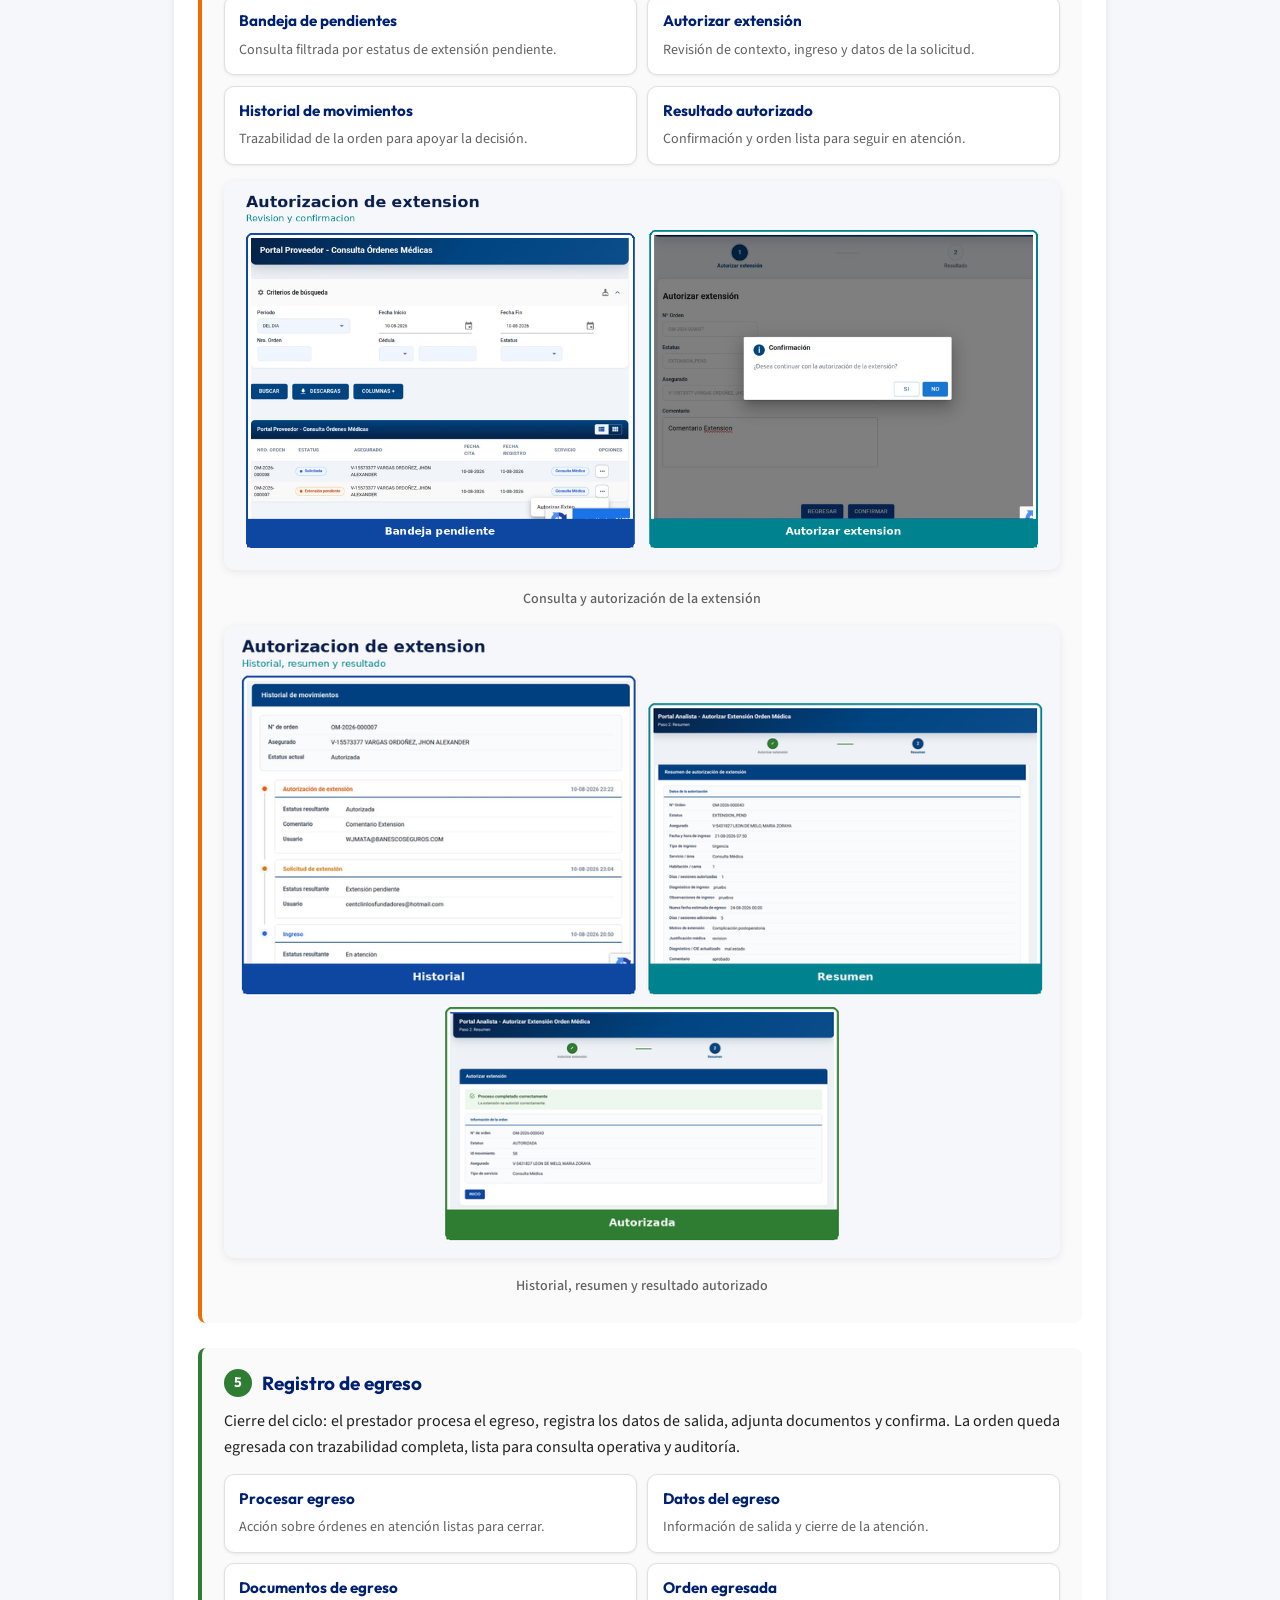
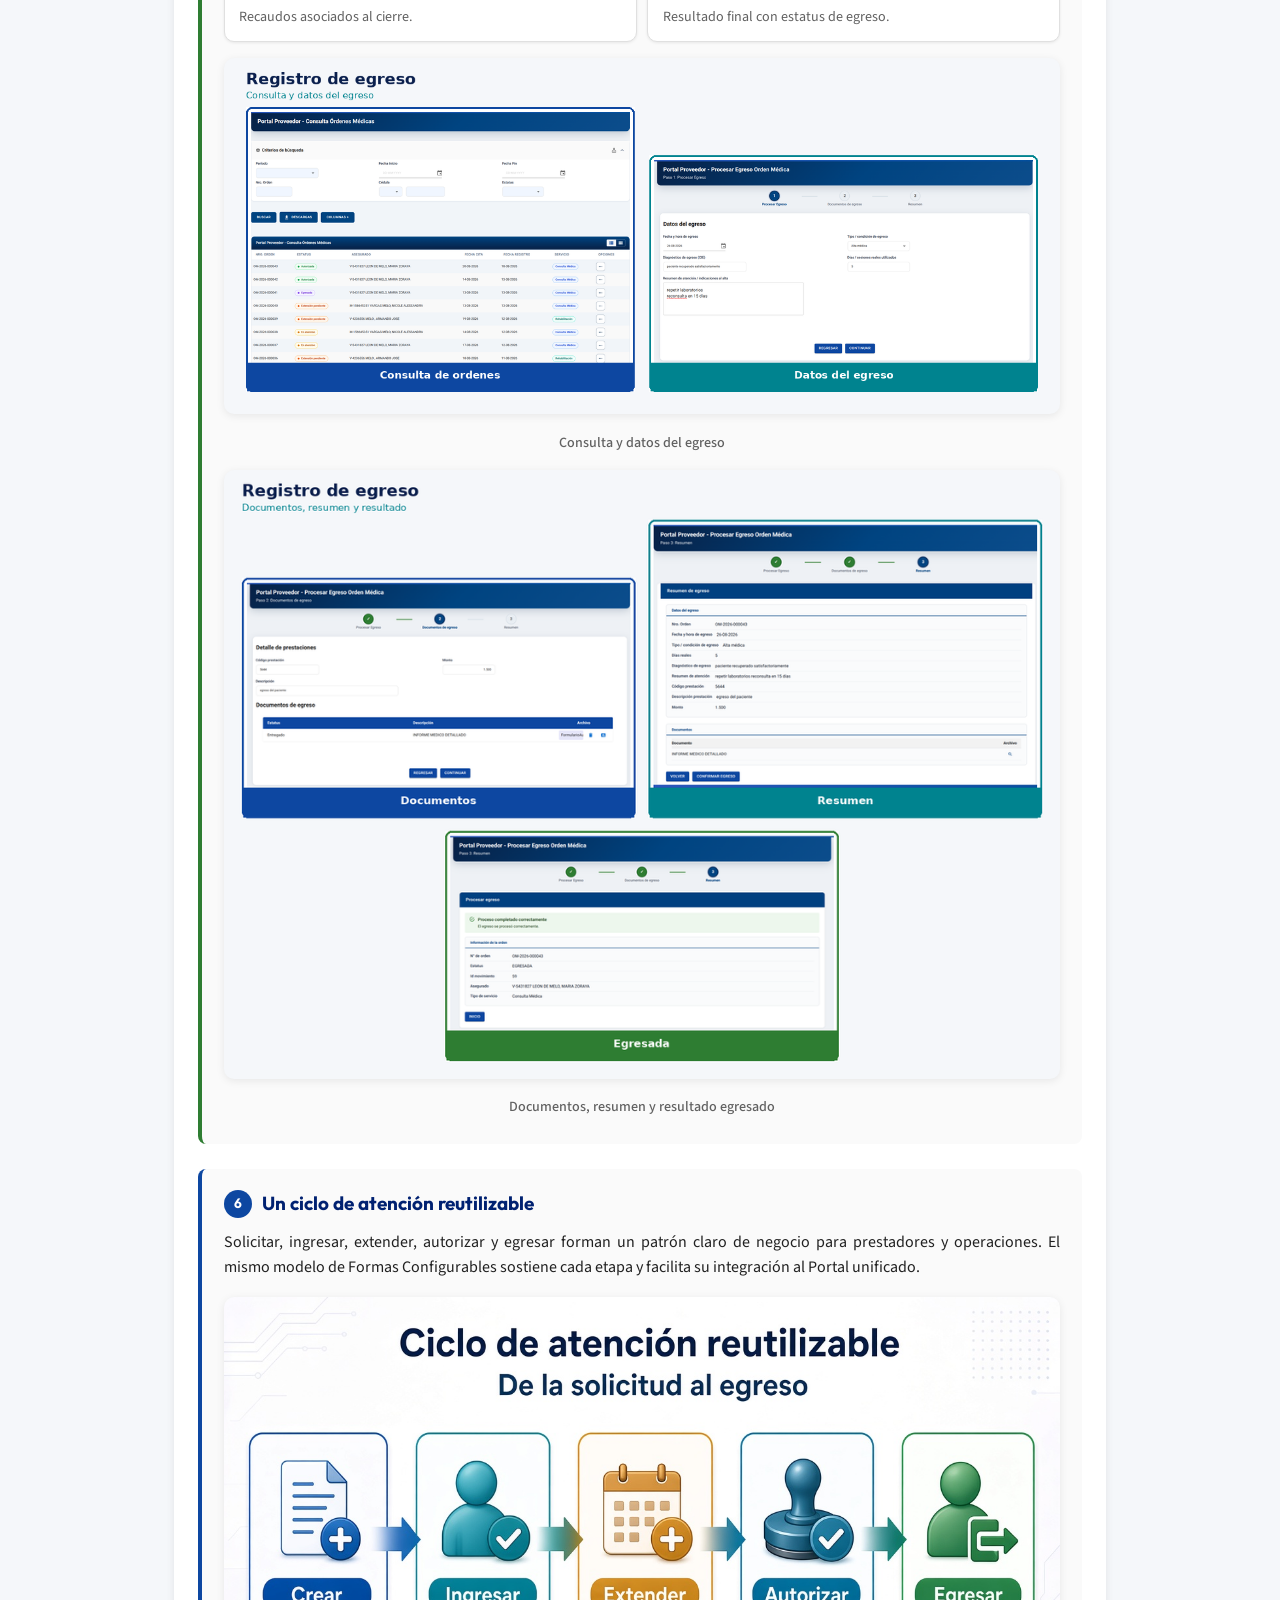
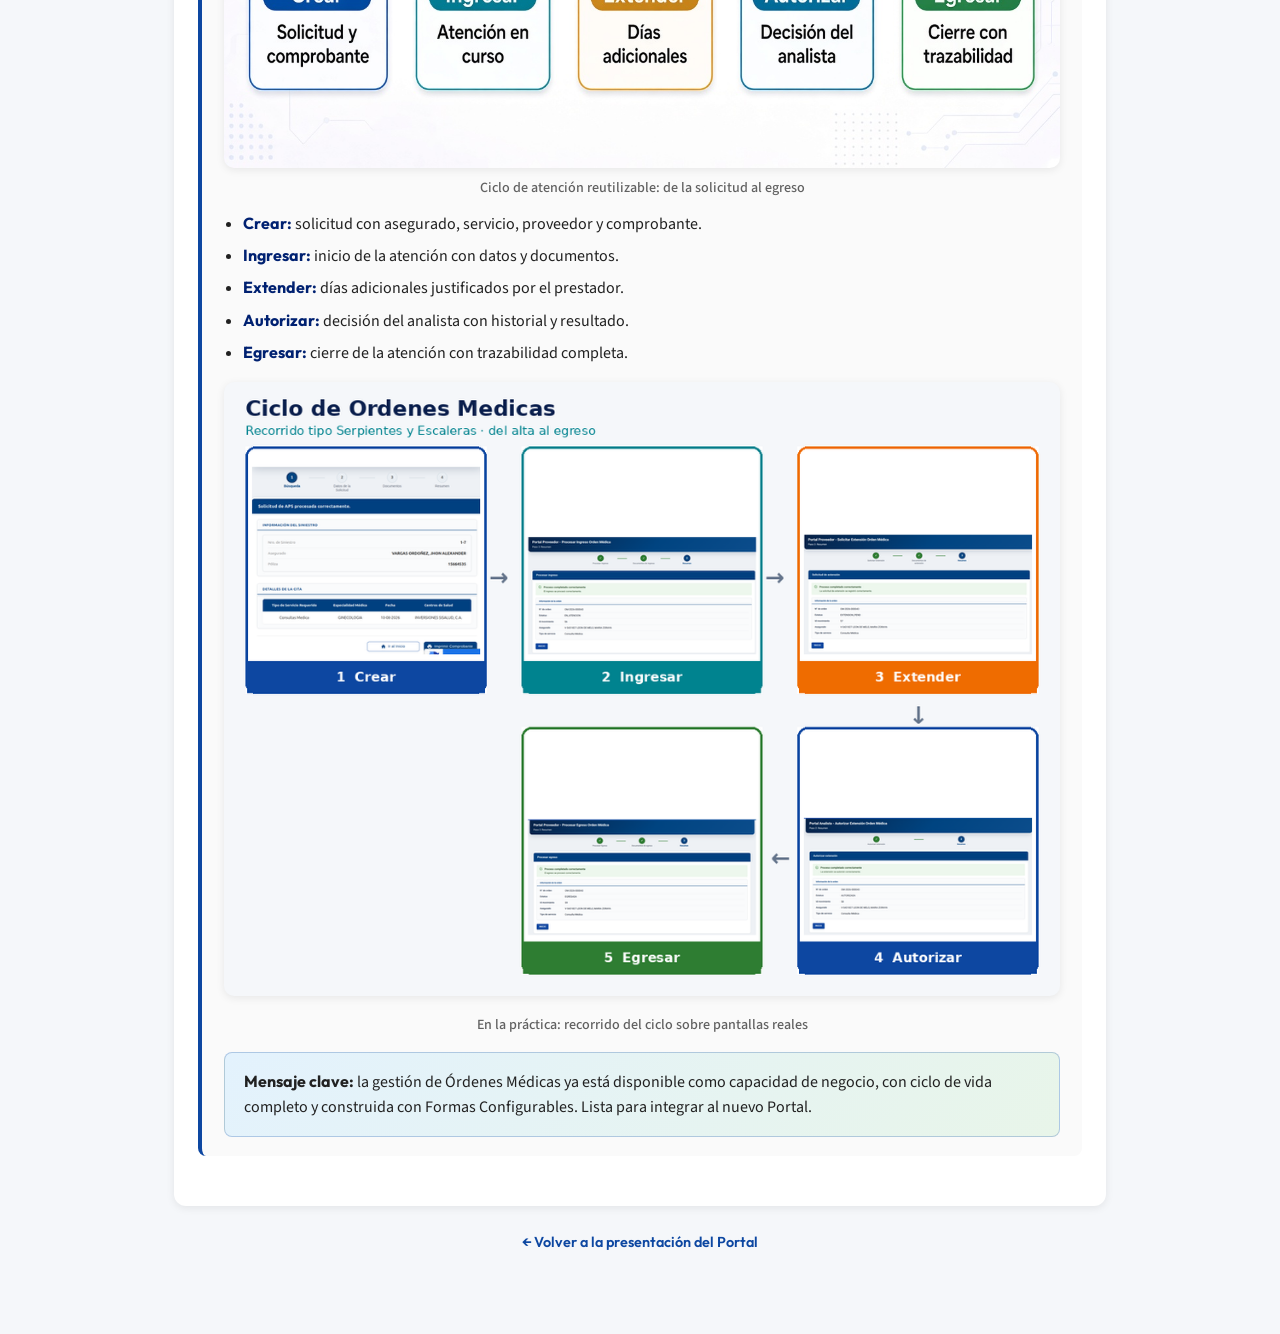
<file: portal/ordenes_medicas/index.html>
<!DOCTYPE html>
<html lang="es">
<head>
  <meta charset="UTF-8">
  <meta name="viewport" content="width=device-width, initial-scale=1.0">
  <title>Órdenes Médicas · Portal de Seguros</title>
  <link rel="preconnect" href="https://fonts.googleapis.com">
  <link rel="preconnect" href="https://fonts.gstatic.com" crossorigin>
  <link href="https://fonts.googleapis.com/css2?family=Outfit:wght@500;600;700;800&family=Source+Sans+3:ital,wght@0,400;0,500;0,600;0,700;1,400&display=swap" rel="stylesheet">
  <link rel="stylesheet" href="estilos-demo.css">
  <style>
    :root {
      --font-display: "Outfit", "Segoe UI", sans-serif;
      --font-body: "Source Sans 3", "Segoe UI", sans-serif;
    }
    body {
      font-family: var(--font-body);
      font-size: 16px;
      line-height: 1.6;
      -webkit-font-smoothing: antialiased;
    }
    .app-wrap {
      max-width: 980px;
      overflow: visible;
    }
    .card, .card-body { overflow: visible; }

    .comercial-header {
      display: flex;
      align-items: stretch;
      justify-content: space-between;
      background-image: url('ImagenEmpresa.png');
      background-repeat: no-repeat;
      background-position: left center;
      background-size: cover;
      background-color: #eef3f8;
      min-height: 140px;
      padding: 0.85rem 0.9rem;
      position: relative;
      overflow: hidden;
      border-radius: var(--radius-lg);
      margin-bottom: 1.5rem;
      box-shadow: var(--shadow);
    }
    .comercial-header::before {
      content: "";
      position: absolute;
      inset: 0;
      background: linear-gradient(90deg, rgba(255,255,255,.12) 0%, rgba(255,255,255,.55) 40%, rgba(255,255,255,.92) 65%, #fff 80%);
      pointer-events: none;
    }
    .comercial-header .title-wrap {
      position: relative;
      z-index: 1;
      margin-left: auto;
      max-width: 62%;
      min-width: 280px;
      padding: 0.95rem 1.15rem 1rem;
      background: #fff;
      border-radius: 12px;
      border: 1px solid rgba(13,71,161,.12);
      border-left: 5px solid #0d47a1;
      box-shadow: 0 6px 20px rgba(0,33,113,.12);
    }
    .comercial-header h1 {
      font-family: var(--font-display);
      margin: 0;
      line-height: 1.28;
      color: #061433;
    }
    .comercial-header .eyebrow {
      display: block;
      font-size: 0.78rem;
      font-weight: 700;
      letter-spacing: 0.12em;
      text-transform: uppercase;
      color: #0d47a1;
      margin-bottom: 0.35rem;
    }
    .comercial-header .headline {
      display: block;
      font-size: 1.35rem;
      font-weight: 800;
      letter-spacing: -0.02em;
      margin-bottom: 0.25rem;
    }
    .comercial-header .subhead {
      display: block;
      font-size: 1rem;
      font-weight: 600;
      color: #1565c0;
    }
    .back-link {
      display: inline-flex;
      align-items: center;
      gap: 0.35rem;
      margin-bottom: 1rem;
      font-family: var(--font-display);
      font-size: 0.9rem;
      font-weight: 600;
      color: #0d47a1;
      text-decoration: none;
    }
    .back-link:hover { text-decoration: underline; }

    .intro {
      margin: 0 0 1.5rem;
      max-width: 92%;
    }
    .intro h2 {
      font-family: var(--font-display);
      font-size: 1.2rem;
      color: var(--primary-dark);
      margin: 0 0 0.6rem;
    }
    .intro p {
      margin: 0;
      text-align: justify;
      color: var(--text);
      line-height: 1.65;
    }

    .pillars {
      display: grid;
      grid-template-columns: repeat(3, 1fr);
      gap: 0.75rem;
      margin: 1rem 0 1.5rem;
    }
    .pillar {
      background: #fff;
      border: 1px solid var(--border);
      border-top: 4px solid #0d47a1;
      border-radius: 12px;
      padding: 0.95rem 1rem;
      box-shadow: var(--shadow-sm);
      text-align: center;
    }
    .pillar.solicitud { border-top-color: #0d47a1; }
    .pillar.atencion { border-top-color: #00838f; }
    .pillar.cierre { border-top-color: #2e7d32; }
    .pillar h3 {
      font-family: var(--font-display);
      font-size: 1rem;
      margin: 0 0 0.35rem;
      color: var(--primary-dark);
    }
    .pillar p {
      margin: 0;
      font-size: 0.88rem;
      color: var(--text-muted);
      line-height: 1.4;
    }

    .benefits {
      display: grid;
      grid-template-columns: repeat(3, 1fr);
      gap: 0.75rem;
      margin: 0 0 1.35rem;
    }
    .benefit {
      background: #fff;
      border-radius: 12px;
      padding: 0.95rem 1.05rem;
      border: 1px solid var(--border);
      box-shadow: var(--shadow-sm);
    }
    .benefit h4 {
      font-family: var(--font-display);
      margin: 0 0 0.4rem;
      color: var(--primary-dark);
      font-size: 1rem;
      font-weight: 700;
    }
    .benefit p {
      margin: 0;
      font-size: 0.9rem;
      color: var(--text-muted);
      line-height: 1.5;
    }

    .badge {
      font-family: var(--font-display);
      display: inline-block;
      padding: 0.28rem 0.75rem;
      border-radius: 999px;
      font-size: 0.72rem;
      font-weight: 700;
      letter-spacing: 0.06em;
      text-transform: uppercase;
      margin-bottom: 0.65rem;
    }
    .badge-disponible {
      background: #e8f5e9;
      color: #1b5e20;
      border: 1px solid #a5d6a7;
    }

    .figure.figure-esquema img {
      width: 100%;
      max-width: 100%;
      display: block;
    }

    .cta-list {
      margin: 0.75rem 0 0.25rem;
      padding-left: 1.2rem;
      color: var(--text);
      line-height: 1.55;
    }
    .cta-list li { margin-bottom: 0.4rem; }
    .cta-list strong {
      font-family: var(--font-display);
      color: var(--primary-dark);
    }

    .slide-block {
      margin-bottom: 1.6rem;
      padding: 1.2rem 1.35rem;
      background: #fafafa;
      border-radius: var(--radius);
      border-left: 4px solid var(--primary);
    }
    .slide-block.teal { border-left-color: #00838f; }
    .slide-block.green { border-left-color: #2e7d32; }
    .slide-block.amber { border-left-color: #ef6c00; }
    .slide-block h3 {
      font-family: var(--font-display);
      margin: 0 0 0.7rem;
      color: var(--primary-dark);
      font-size: 1.18rem;
      display: flex;
      align-items: center;
      gap: 0.65rem;
    }
    .slide-block h3 .num {
      width: 28px; height: 28px; border-radius: 50%;
      background: var(--primary); color: #fff;
      display: inline-flex; align-items: center; justify-content: center;
      font-size: 0.85rem; font-weight: 700;
    }
    .slide-block.teal h3 .num { background: #00838f; }
    .slide-block.green h3 .num { background: #2e7d32; }
    .slide-block.amber h3 .num { background: #ef6c00; }
    .slide-block > p {
      margin: 0 0 0.85rem;
      text-align: justify;
      color: var(--text);
      line-height: 1.6;
    }

    .feature-grid {
      display: grid;
      grid-template-columns: repeat(2, 1fr);
      gap: 0.65rem;
      margin: 0.75rem 0 1rem;
    }
    .feature {
      background: #fff;
      border: 1px solid var(--border);
      border-radius: 10px;
      padding: 0.75rem 0.9rem;
      box-shadow: var(--shadow-sm);
    }
    .feature strong {
      font-family: var(--font-display);
      display: block;
      color: var(--primary-dark);
      font-size: 0.95rem;
      margin-bottom: 0.2rem;
    }
    .feature span {
      font-size: 0.88rem;
      color: var(--text-muted);
      line-height: 1.4;
    }

    .figure {
      margin: 1rem 0 0.35rem;
      text-align: center;
    }
    .figure img {
      max-width: 100%;
      width: auto;
      height: auto;
      border-radius: 10px;
      box-shadow: var(--shadow);
      background: #fff;
      display: inline-block;
    }
    .figure .caption {
      margin-top: 0.55rem;
      font-size: 0.88rem;
      font-weight: 500;
      color: var(--text-muted);
    }

    /* Punto 1 — mismo ancho/margen que el resto; imágenes más legibles en columna */
    .slide-block.creacion {
      overflow: visible;
      padding-bottom: 1.45rem;
    }
    .slide-block.creacion .feature-grid {
      margin-bottom: 1.15rem;
    }
    .slide-block.creacion .figure {
      width: 100%;
      margin: 1.25rem 0 0.55rem;
    }
    .slide-block.creacion .figure:first-of-type {
      margin-top: 1rem;
    }
    .slide-block.creacion .figure img {
      width: 100%;
      max-width: 100%;
      display: block;
    }
    .slide-block.creacion .figure .caption {
      margin-top: 0.7rem;
    }

    .message-box {
      margin-top: 1rem;
      padding: 1rem 1.2rem;
      border-radius: var(--radius);
      background: linear-gradient(135deg, #e3f2fd 0%, #e8f5e9 100%);
      border: 1px solid rgba(13,71,161,.25);
      font-size: 1rem;
      line-height: 1.55;
    }
    .message-box strong {
      font-family: var(--font-display);
    }

    .chain {
      display: flex;
      flex-wrap: wrap;
      gap: 0.45rem;
      align-items: center;
      margin: 0.85rem 0 0;
      justify-content: center;
    }
    .chain .chip {
      font-family: var(--font-display);
      font-weight: 700;
      font-size: 0.82rem;
      padding: 0.45rem 0.75rem;
      border-radius: 999px;
      background: #e3f2fd;
      color: #0d47a1;
      border: 1px solid #90caf9;
    }
    .chain .arrow { color: #90a4ae; font-weight: 700; }

    @media (max-width: 800px) {
      .pillars, .feature-grid, .benefits { grid-template-columns: 1fr; }
      .comercial-header .title-wrap { max-width: 100%; }
      .comercial-header::before { background: rgba(255,255,255,.9); }
    }
  </style>
</head>
<body>
  <div class="app-wrap">
    <a class="back-link" href="../index.html">← Volver a la presentación del Portal</a>

    <header class="comercial-header">
      <div class="title-wrap">
        <h1>
          <span class="eyebrow">Capacidad disponible</span>
          <span class="headline">Gestión de órdenes médicas</span>
          <span class="subhead">Ciclo completo: solicitud, atención, extensión y egreso</span>
        </h1>
      </div>
    </header>

    <div class="intro">
      <span class="badge badge-disponible">Disponible</span>
      <h2>Atención primaria controlada de punta a punta</h2>
      <p>
        Esta capacidad cubre el ciclo de vida de una Orden Médica: desde la
        solicitud y el comprobante, pasando por el ingreso del paciente,
        la solicitud y autorización de extensiones, hasta el egreso que cierra
        la atención. Prestadores y personal interno operan sobre el mismo
        flujo, con consulta, documentos y trazabilidad en cada etapa —
        construido con Formas Configurables e integrable al nuevo Portal.
      </p>
      <p style="margin-top: 0.75rem;">
        No es un mockup ni un plan a futuro: es una capacidad operativa que
        ordena la atención primaria con estatus claros, evidencia documental
        y un patrón reutilizable para integrar al Portal unificado en la Fase 1.
      </p>
    </div>

    <div class="benefits">
      <div class="benefit">
        <h4>Solicitud con comprobante</h4>
        <p>Asegurado, servicio, proveedor y documentos con número de orden al confirmar.</p>
      </div>
      <div class="benefit">
        <h4>Atención controlada</h4>
        <p>Ingreso, extensiones y autorización con historial y estatus por etapa.</p>
      </div>
      <div class="benefit">
        <h4>Egreso trazable</h4>
        <p>Cierre de la atención con documentos, resumen y resultado egresado.</p>
      </div>
    </div>

    <div class="pillars">
      <div class="pillar solicitud">
        <h3>Solicitud</h3>
        <p>Creación de la orden: asegurado, servicio, proveedor, documentos y comprobante</p>
      </div>
      <div class="pillar atencion">
        <h3>Atención y extensión</h3>
        <p>Ingreso, días adicionales y autorización según el estatus de la orden</p>
      </div>
      <div class="pillar cierre">
        <h3>Egreso</h3>
        <p>Cierre de la atención con documentos, resumen y resultado egresado</p>
      </div>
    </div>

    <figure class="figure figure-esquema">
      <img src="assets/esquemas/om-tres-pilares.png" alt="Tres pilares: solicitud, atención y extensión, y egreso">
      <figcaption class="caption">Tres pilares de la capacidad: solicitud, atención y egreso</figcaption>
    </figure>

    <div class="card">
      <div class="card-body">

        <!-- 1 Creación -->
        <section class="slide-block creacion">
          <h3><span class="num">1</span> Creación de Orden Médica</h3>
          <p>
            Flujo guiado para abrir la solicitud: localizar al asegurado,
            capturar el servicio y el motivo, seleccionar proveedor, adjuntar
            documentos y confirmar. Al finalizar se entrega el comprobante
            con el número de orden — el punto de partida del ciclo de atención.
          </p>
          <div class="feature-grid">
            <div class="feature">
              <strong>Búsqueda del asegurado</strong>
              <span>Identificación del paciente y contexto de la póliza / cobertura.</span>
            </div>
            <div class="feature">
              <strong>Datos del servicio</strong>
              <span>Tipo de atención, fechas y parámetros de la solicitud.</span>
            </div>
            <div class="feature">
              <strong>Síntoma, motivo y proveedor</strong>
              <span>Justificación clínica y selección del prestador.</span>
            </div>
            <div class="feature">
              <strong>Documentos, resumen y comprobante</strong>
              <span>Adjuntos, confirmación y comprobante con N° de orden.</span>
            </div>
          </div>
          <figure class="figure">
            <img src="assets/collages/creacion-solicitud.png" alt="Creación OM: búsqueda y datos del servicio">
            <figcaption class="caption">Búsqueda del asegurado y datos de la solicitud</figcaption>
          </figure>
          <figure class="figure">
            <img src="assets/collages/creacion-motivo-proveedor.png" alt="Creación OM: motivo y proveedor">
            <figcaption class="caption">Síntoma / motivo y selección de proveedor</figcaption>
          </figure>
          <figure class="figure">
            <img src="assets/collages/creacion-docs-resumen.png" alt="Creación OM: documentos, resumen y comprobante">
            <figcaption class="caption">Documentos, resumen y comprobante de la orden</figcaption>
          </figure>
        </section>

        <!-- 2 Ingreso -->
        <section class="slide-block teal">
          <h3><span class="num">2</span> Registro de ingreso</h3>
          <p>
            El prestador localiza la orden solicitada, procesa el ingreso del
            paciente, registra los datos de atención, adjunta documentos y
            confirma. La orden pasa a estatus de atención en curso, lista
            para extensión o egreso según el caso.
          </p>
          <div class="feature-grid">
            <div class="feature">
              <strong>Consulta de órdenes</strong>
              <span>Filtros por período, cédula, N° de orden y estatus.</span>
            </div>
            <div class="feature">
              <strong>Procesar ingreso</strong>
              <span>Acción disponible según el estatus de la orden.</span>
            </div>
            <div class="feature">
              <strong>Datos y documentos</strong>
              <span>Captura del ingreso y carga de recaudos asociados.</span>
            </div>
            <div class="feature">
              <strong>Resultado en atención</strong>
              <span>Confirmación y orden en estatus de atención activa.</span>
            </div>
          </div>
          <figure class="figure">
            <img src="assets/collages/ingreso-proceso.png" alt="Ingreso: consulta y datos">
            <figcaption class="caption">Consulta de órdenes y datos del ingreso</figcaption>
          </figure>
          <figure class="figure">
            <img src="assets/collages/ingreso-cierre.png" alt="Ingreso: documentos, resumen y resultado">
            <figcaption class="caption">Documentos, resumen y resultado del ingreso</figcaption>
          </figure>
        </section>

        <!-- 3 Solicitud extensión -->
        <section class="slide-block amber">
          <h3><span class="num">3</span> Solicitud de extensión</h3>
          <p>
            Cuando la atención requiere días adicionales, el prestador solicita
            la extensión sobre una orden en atención: justifica, adjunta
            documentos y deja la orden pendiente de autorización — sin
            interrumpir la trazabilidad del caso.
          </p>
          <div class="feature-grid">
            <div class="feature">
              <strong>Órdenes en atención</strong>
              <span>Localización de órdenes elegibles para extensión.</span>
            </div>
            <div class="feature">
              <strong>Datos de la extensión</strong>
              <span>Días adicionales y parámetros de la solicitud.</span>
            </div>
            <div class="feature">
              <strong>Justificación y documentos</strong>
              <span>Motivo clínico y recaudos de soporte.</span>
            </div>
            <div class="feature">
              <strong>Pendiente de autorización</strong>
              <span>La orden queda en estatus de extensión pendiente.</span>
            </div>
          </div>
          <figure class="figure">
            <img src="assets/collages/extension-solicitud.png" alt="Solicitud de extensión: consulta y datos">
            <figcaption class="caption">Consulta y datos de la extensión</figcaption>
          </figure>
          <figure class="figure">
            <img src="assets/collages/extension-solicitud-cierre.png" alt="Solicitud de extensión: justificación y resultado">
            <figcaption class="caption">Justificación, resumen y resultado pendiente</figcaption>
          </figure>
        </section>

        <!-- 4 Autorización extensión -->
        <section class="slide-block amber">
          <h3><span class="num">4</span> Autorización de extensión</h3>
          <p>
            El analista revisa las órdenes con extensión pendiente, valida el
            historial de movimientos, confirma o rechaza y deja la orden
            autorizada para continuar la atención. La decisión queda documentada
            en el mismo flujo.
          </p>
          <div class="feature-grid">
            <div class="feature">
              <strong>Bandeja de pendientes</strong>
              <span>Consulta filtrada por estatus de extensión pendiente.</span>
            </div>
            <div class="feature">
              <strong>Autorizar extensión</strong>
              <span>Revisión de contexto, ingreso y datos de la solicitud.</span>
            </div>
            <div class="feature">
              <strong>Historial de movimientos</strong>
              <span>Trazabilidad de la orden para apoyar la decisión.</span>
            </div>
            <div class="feature">
              <strong>Resultado autorizado</strong>
              <span>Confirmación y orden lista para seguir en atención.</span>
            </div>
          </div>
          <figure class="figure">
            <img src="assets/collages/extension-autorizacion.png" alt="Autorización: consulta y confirmación">
            <figcaption class="caption">Consulta y autorización de la extensión</figcaption>
          </figure>
          <figure class="figure">
            <img src="assets/collages/extension-autorizacion-cierre.png" alt="Autorización: historial, resumen y resultado">
            <figcaption class="caption">Historial, resumen y resultado autorizado</figcaption>
          </figure>
        </section>

        <!-- 5 Egreso -->
        <section class="slide-block green">
          <h3><span class="num">5</span> Registro de egreso</h3>
          <p>
            Cierre del ciclo: el prestador procesa el egreso, registra los datos
            de salida, adjunta documentos y confirma. La orden queda egresada
            con trazabilidad completa, lista para consulta operativa y auditoría.
          </p>
          <div class="feature-grid">
            <div class="feature">
              <strong>Procesar egreso</strong>
              <span>Acción sobre órdenes en atención listas para cerrar.</span>
            </div>
            <div class="feature">
              <strong>Datos del egreso</strong>
              <span>Información de salida y cierre de la atención.</span>
            </div>
            <div class="feature">
              <strong>Documentos de egreso</strong>
              <span>Recaudos asociados al cierre.</span>
            </div>
            <div class="feature">
              <strong>Orden egresada</strong>
              <span>Resultado final con estatus de egreso.</span>
            </div>
          </div>
          <figure class="figure">
            <img src="assets/collages/egreso-proceso.png" alt="Egreso: consulta y datos">
            <figcaption class="caption">Consulta y datos del egreso</figcaption>
          </figure>
          <figure class="figure">
            <img src="assets/collages/egreso-cierre.png" alt="Egreso: documentos, resumen y resultado">
            <figcaption class="caption">Documentos, resumen y resultado egresado</figcaption>
          </figure>
        </section>

        <!-- 6 Ciclo -->
        <section class="slide-block">
          <h3><span class="num">6</span> Un ciclo de atención reutilizable</h3>
          <p>
            Solicitar, ingresar, extender, autorizar y egresar forman un patrón
            claro de negocio para prestadores y operaciones. El mismo modelo
            de Formas Configurables sostiene cada etapa y facilita su integración
            al Portal unificado.
          </p>

          <figure class="figure figure-esquema">
            <img src="assets/esquemas/om-ciclo-atencion.png" alt="Ciclo de atención: Crear, Ingresar, Extender, Autorizar y Egresar">
            <figcaption class="caption">Ciclo de atención reutilizable: de la solicitud al egreso</figcaption>
          </figure>

          <ul class="cta-list">
            <li><strong>Crear:</strong> solicitud con asegurado, servicio, proveedor y comprobante.</li>
            <li><strong>Ingresar:</strong> inicio de la atención con datos y documentos.</li>
            <li><strong>Extender:</strong> días adicionales justificados por el prestador.</li>
            <li><strong>Autorizar:</strong> decisión del analista con historial y resultado.</li>
            <li><strong>Egresar:</strong> cierre de la atención con trazabilidad completa.</li>
          </ul>

          <figure class="figure">
            <img src="assets/collages/ciclo-completo.png" alt="Ciclo completo de órdenes médicas en recorrido serpenteante">
            <figcaption class="caption">En la práctica: recorrido del ciclo sobre pantallas reales</figcaption>
          </figure>
          <div class="message-box">
            <strong>Mensaje clave:</strong> la gestión de Órdenes Médicas ya está
            disponible como capacidad de negocio, con ciclo de vida completo y
            construida con Formas Configurables. Lista para integrar al nuevo Portal.
          </div>
        </section>

      </div>
    </div>

    <p style="margin: 1.5rem 0 2rem; text-align: center;">
      <a class="back-link" href="../index.html">← Volver a la presentación del Portal</a>
    </p>
  </div>
</body>
</html>
</file>
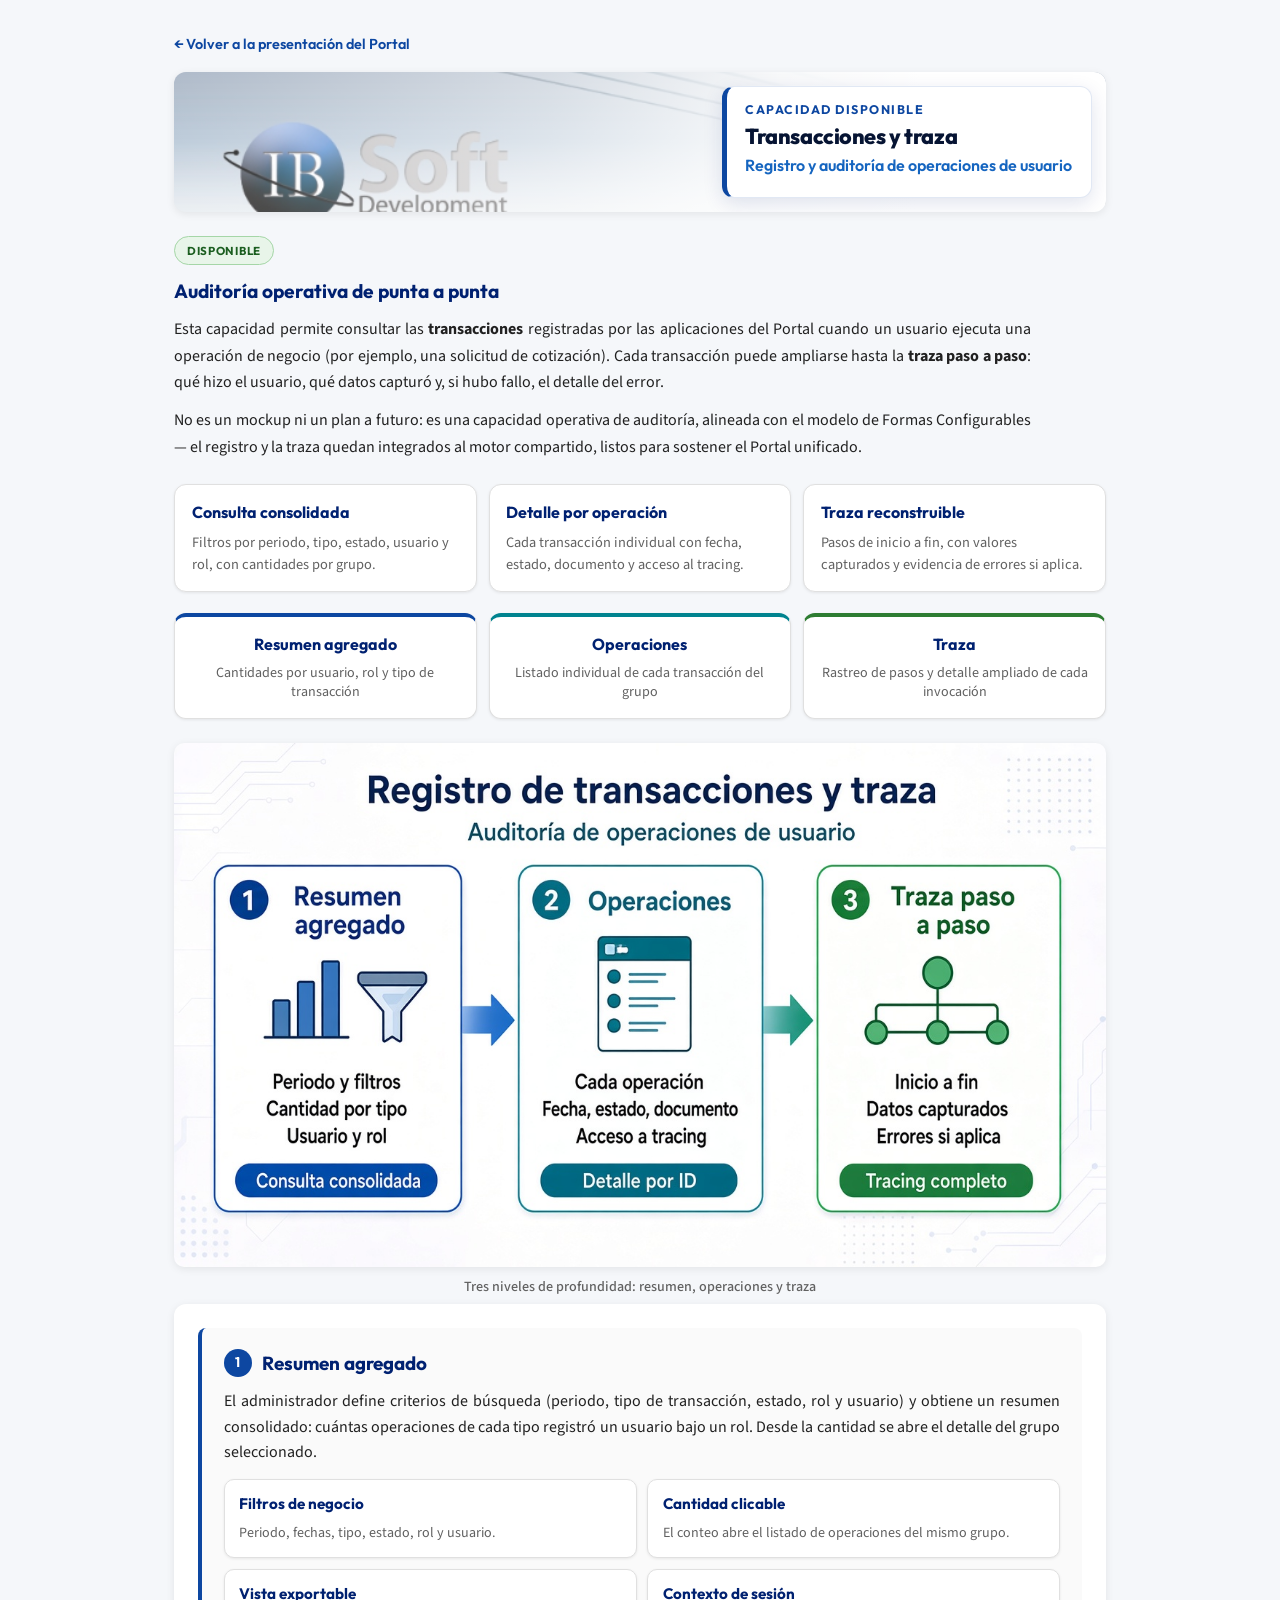
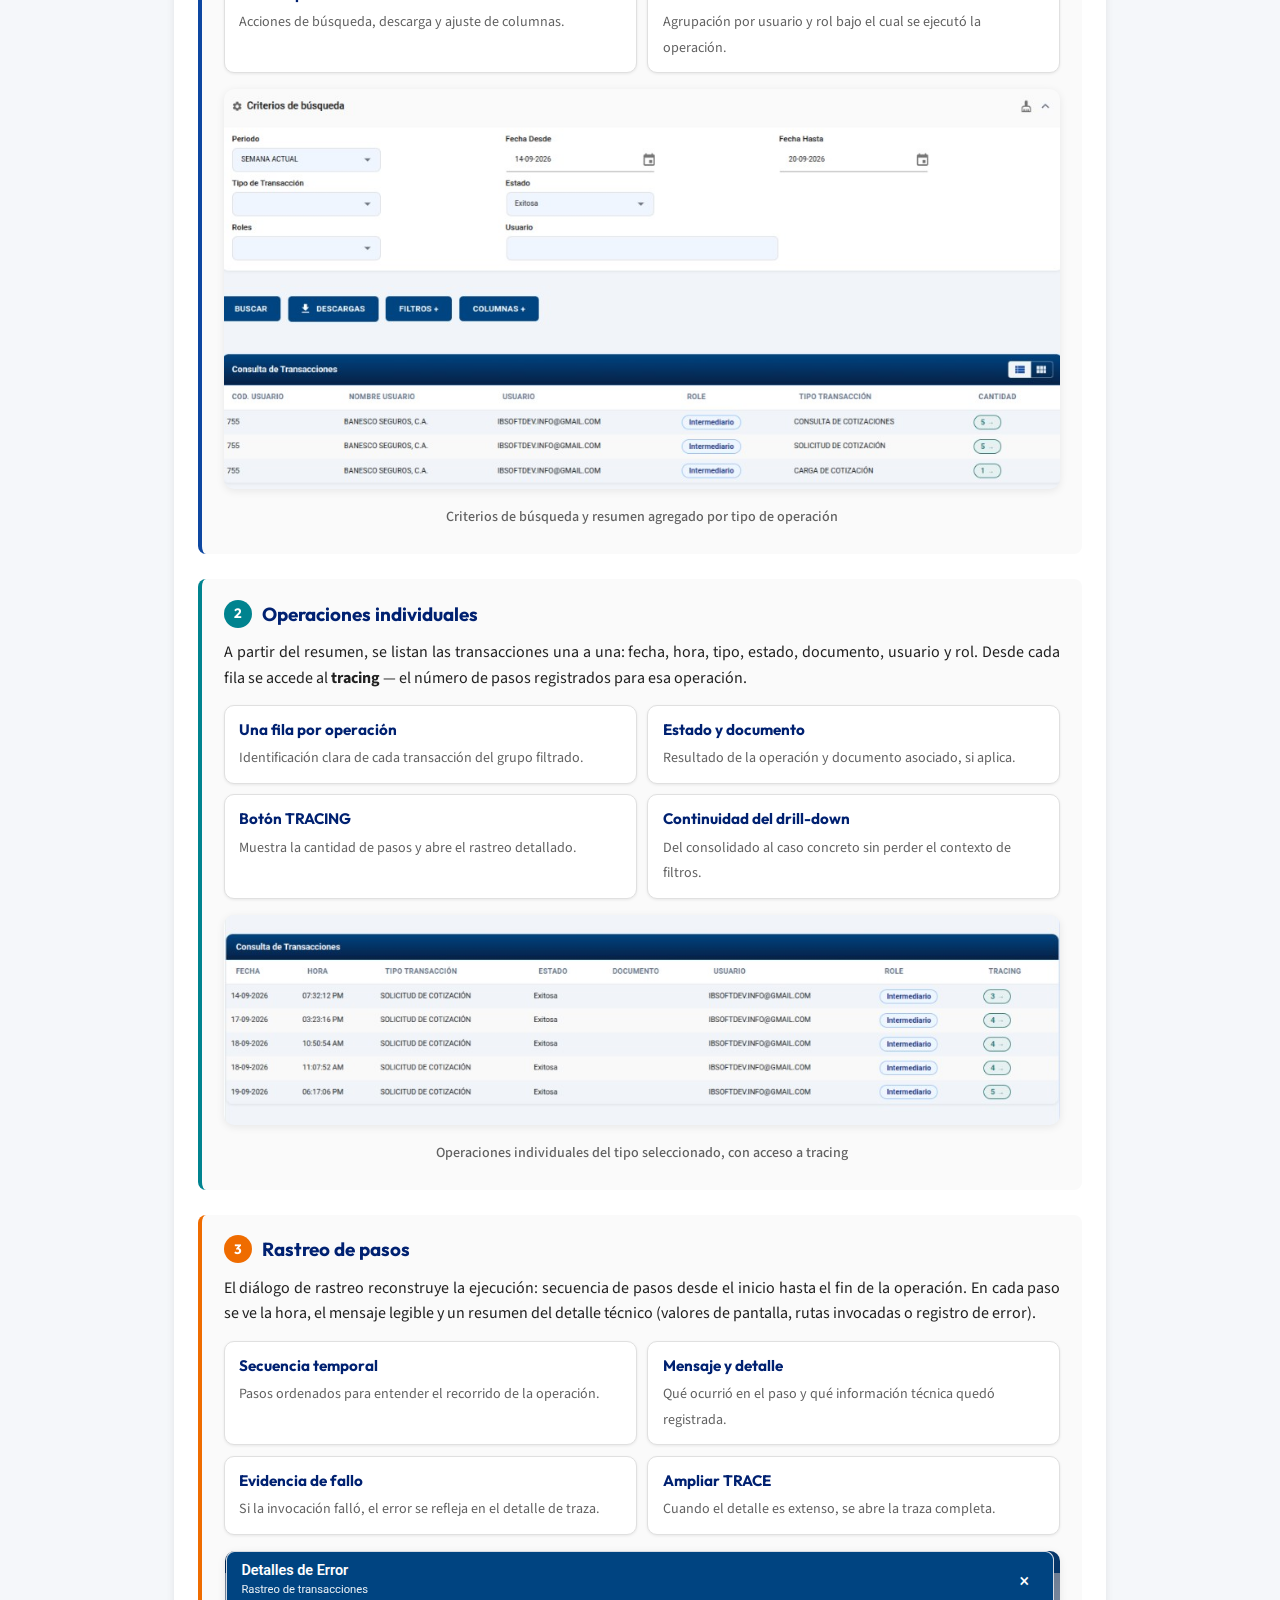
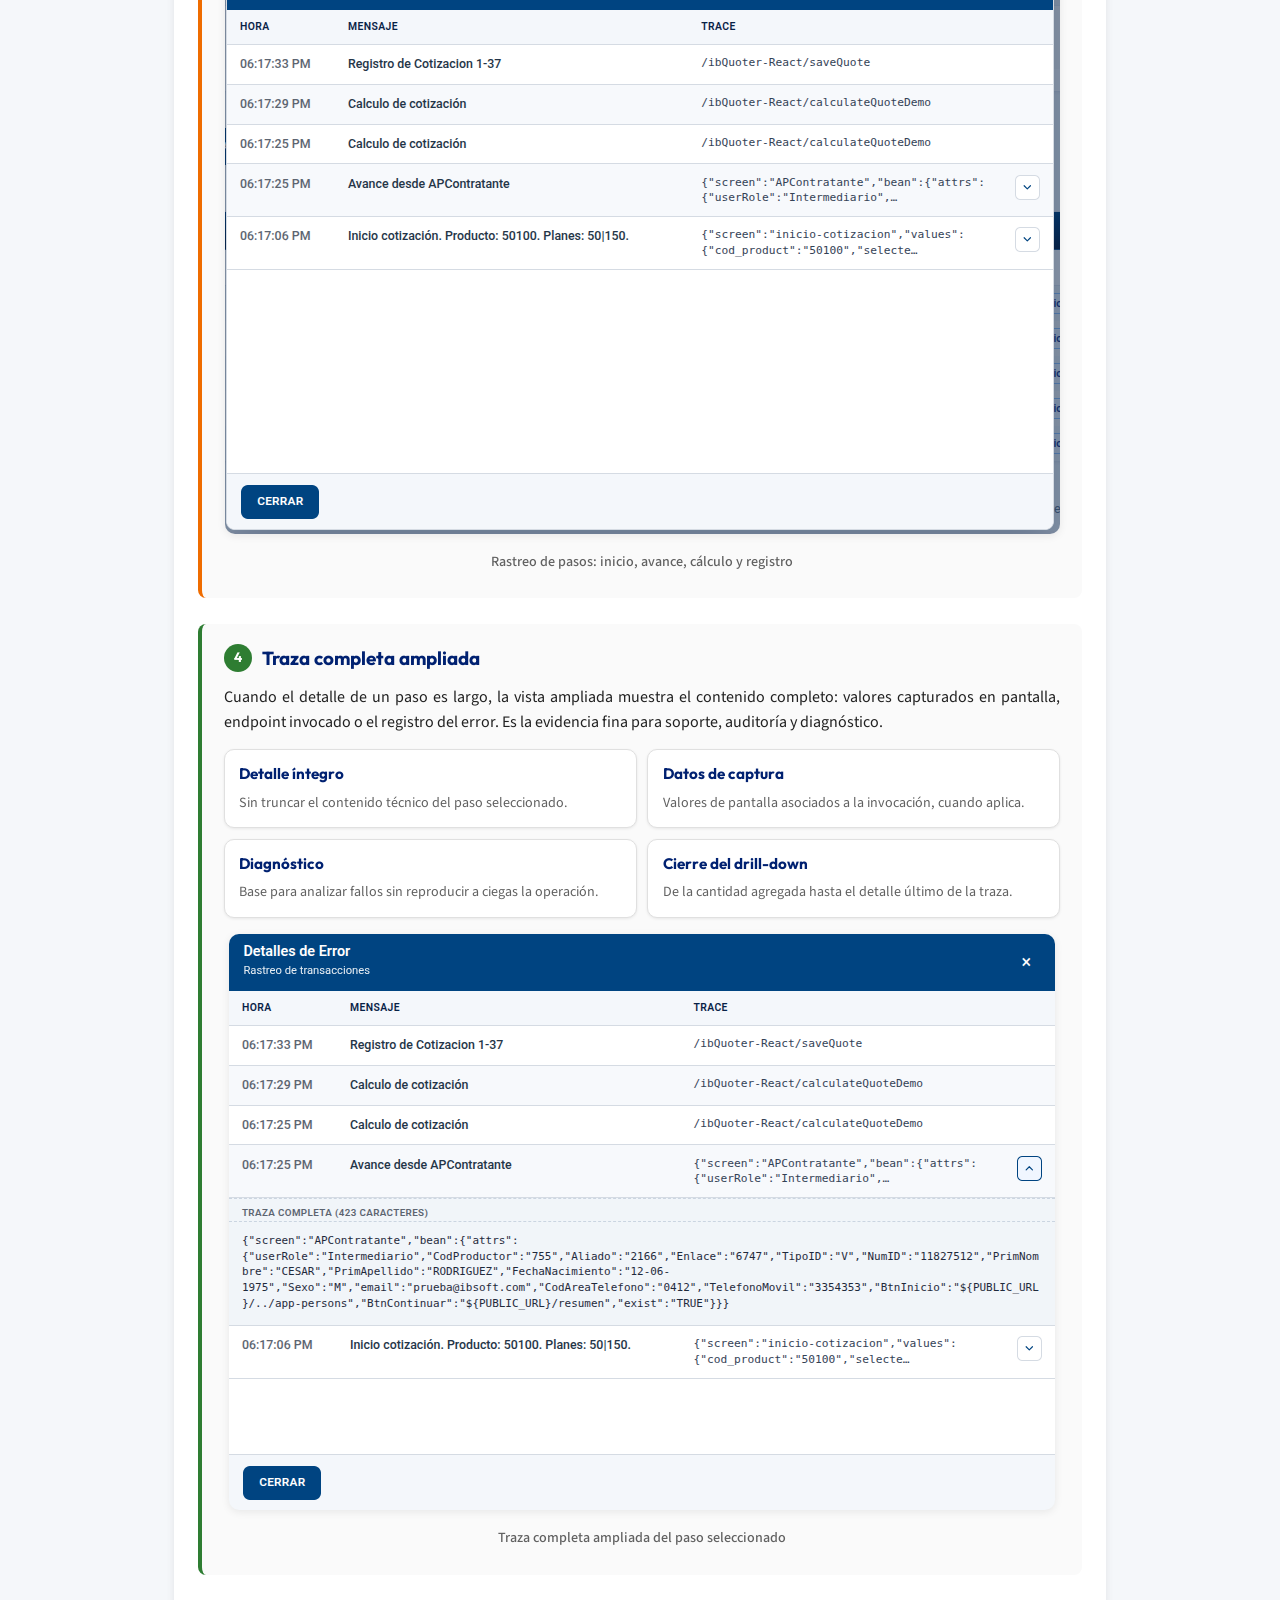
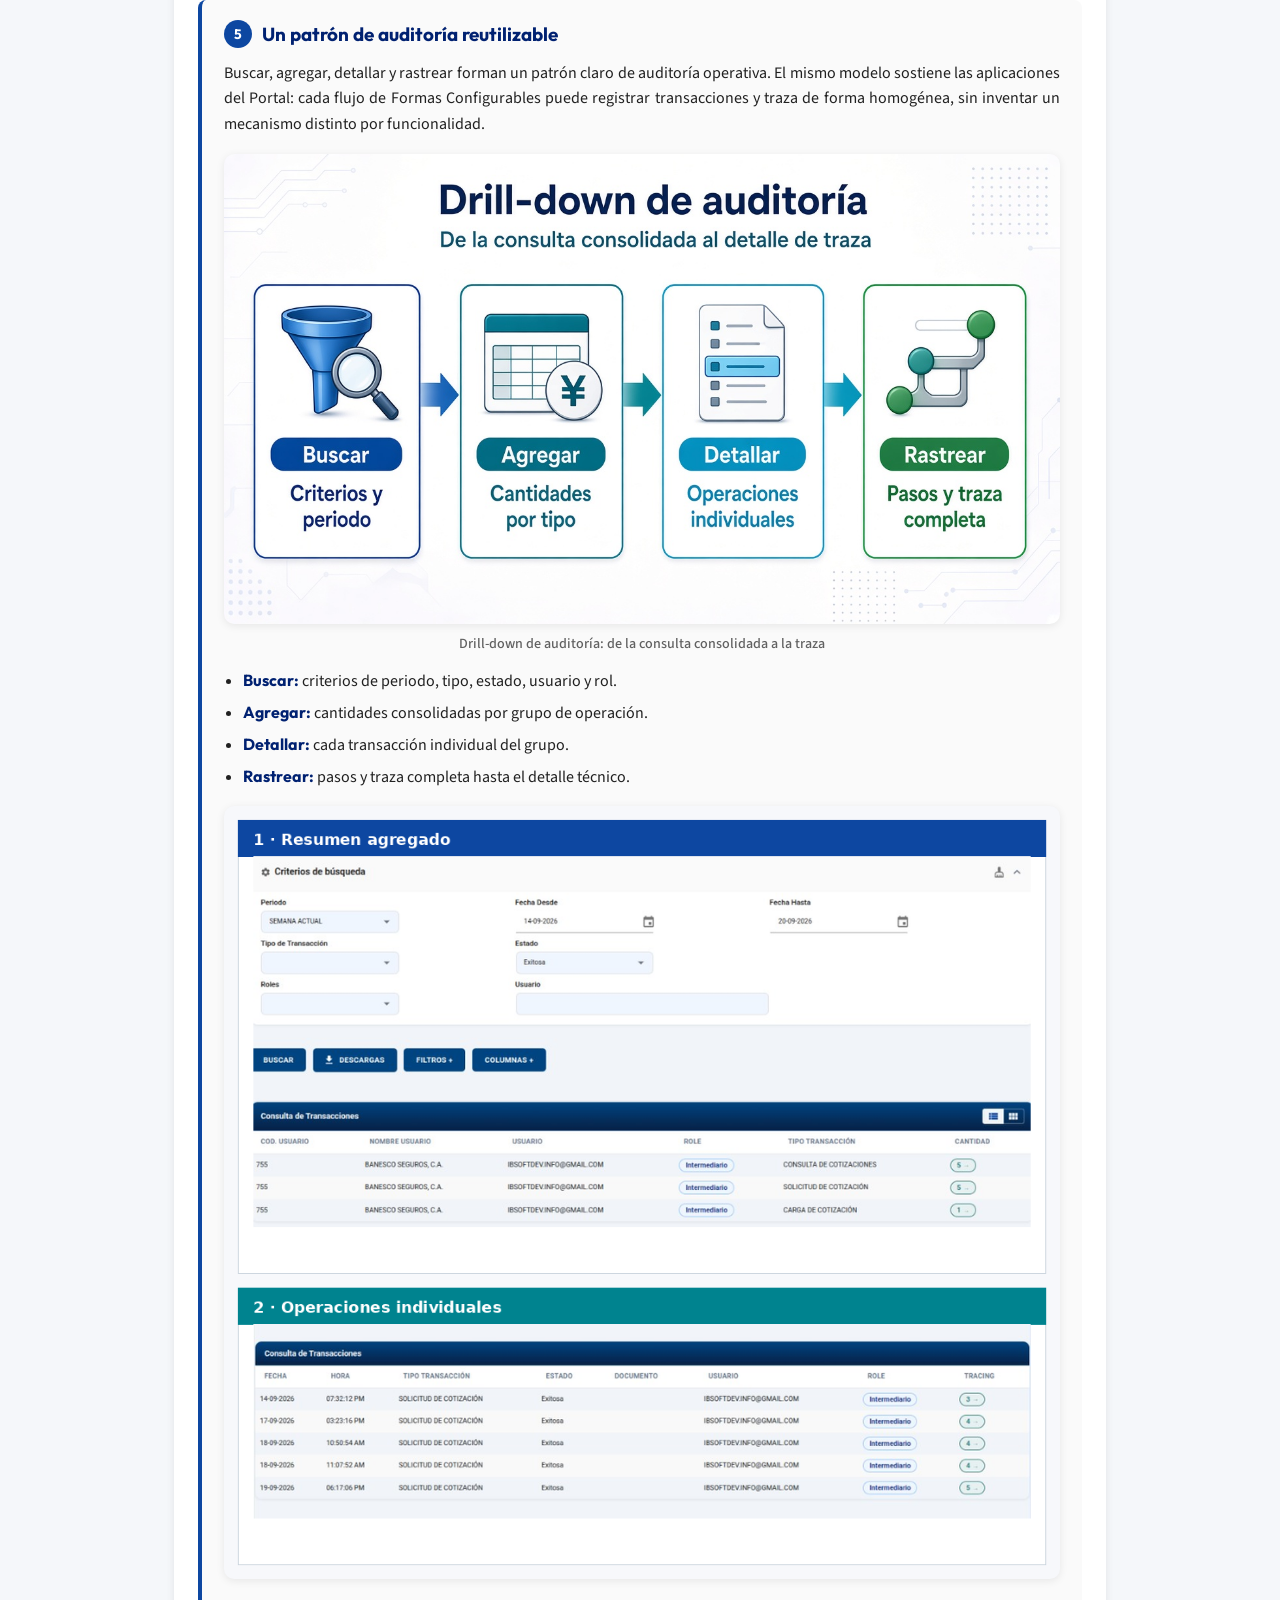
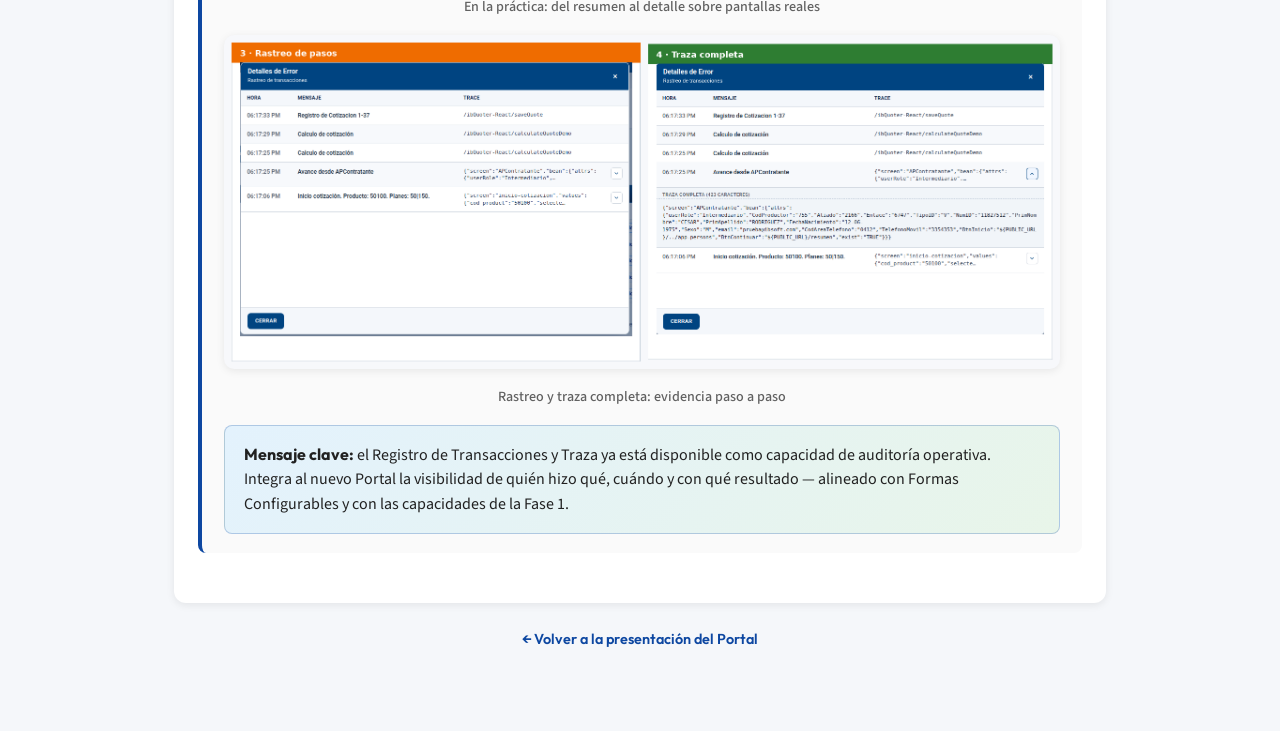
<file: portal/transacciones/index.html>
<!DOCTYPE html>
<html lang="es">
<head>
  <meta charset="UTF-8">
  <meta name="viewport" content="width=device-width, initial-scale=1.0">
  <title>Transacciones y Traza · Portal de Seguros</title>
  <link rel="preconnect" href="https://fonts.googleapis.com">
  <link rel="preconnect" href="https://fonts.gstatic.com" crossorigin>
  <link href="https://fonts.googleapis.com/css2?family=Outfit:wght@500;600;700;800&family=Source+Sans+3:ital,wght@0,400;0,500;0,600;0,700;1,400&display=swap" rel="stylesheet">
  <link rel="stylesheet" href="estilos-demo.css">
  <style>
    :root {
      --font-display: "Outfit", "Segoe UI", sans-serif;
      --font-body: "Source Sans 3", "Segoe UI", sans-serif;
    }
    body {
      font-family: var(--font-body);
      font-size: 16px;
      line-height: 1.6;
      -webkit-font-smoothing: antialiased;
    }
    .app-wrap { max-width: 980px; }

    .comercial-header {
      display: flex;
      align-items: stretch;
      justify-content: space-between;
      background-image: url('ImagenEmpresa.png');
      background-repeat: no-repeat;
      background-position: left center;
      background-size: cover;
      background-color: #eef3f8;
      min-height: 140px;
      padding: 0.85rem 0.9rem;
      position: relative;
      overflow: hidden;
      border-radius: var(--radius-lg);
      margin-bottom: 1.5rem;
      box-shadow: var(--shadow);
    }
    .comercial-header::before {
      content: "";
      position: absolute;
      inset: 0;
      background: linear-gradient(90deg, rgba(255,255,255,.12) 0%, rgba(255,255,255,.55) 40%, rgba(255,255,255,.92) 65%, #fff 80%);
      pointer-events: none;
    }
    .comercial-header .title-wrap {
      position: relative;
      z-index: 1;
      margin-left: auto;
      max-width: 62%;
      min-width: 280px;
      padding: 0.95rem 1.15rem 1rem;
      background: #fff;
      border-radius: 12px;
      border: 1px solid rgba(13,71,161,.12);
      border-left: 5px solid #0d47a1;
      box-shadow: 0 6px 20px rgba(0,33,113,.12);
    }
    .comercial-header h1 {
      font-family: var(--font-display);
      margin: 0;
      line-height: 1.28;
      color: #061433;
    }
    .comercial-header .eyebrow {
      display: block;
      font-size: 0.78rem;
      font-weight: 700;
      letter-spacing: 0.12em;
      text-transform: uppercase;
      color: #0d47a1;
      margin-bottom: 0.35rem;
    }
    .comercial-header .headline {
      display: block;
      font-size: 1.35rem;
      font-weight: 800;
      letter-spacing: -0.02em;
      margin-bottom: 0.25rem;
    }
    .comercial-header .subhead {
      display: block;
      font-size: 1rem;
      font-weight: 600;
      color: #1565c0;
    }
    .back-link {
      display: inline-flex;
      align-items: center;
      gap: 0.35rem;
      margin-bottom: 1rem;
      font-family: var(--font-display);
      font-size: 0.9rem;
      font-weight: 600;
      color: #0d47a1;
      text-decoration: none;
    }
    .back-link:hover { text-decoration: underline; }

    .intro {
      margin: 0 0 1.5rem;
      max-width: 92%;
    }
    .intro h2 {
      font-family: var(--font-display);
      font-size: 1.2rem;
      color: var(--primary-dark);
      margin: 0 0 0.6rem;
    }
    .intro p {
      margin: 0;
      text-align: justify;
      color: var(--text);
      line-height: 1.65;
    }

    .pillars {
      display: grid;
      grid-template-columns: repeat(3, 1fr);
      gap: 0.75rem;
      margin: 1rem 0 1.5rem;
    }
    .pillar {
      background: #fff;
      border: 1px solid var(--border);
      border-top: 4px solid #0d47a1;
      border-radius: 12px;
      padding: 0.95rem 1rem;
      box-shadow: var(--shadow-sm);
      text-align: center;
    }
    .pillar.agregado { border-top-color: #0d47a1; }
    .pillar.ops { border-top-color: #00838f; }
    .pillar.traza { border-top-color: #2e7d32; }
    .pillar h3 {
      font-family: var(--font-display);
      font-size: 1rem;
      margin: 0 0 0.35rem;
      color: var(--primary-dark);
    }
    .pillar p {
      margin: 0;
      font-size: 0.88rem;
      color: var(--text-muted);
      line-height: 1.4;
    }

    .benefits {
      display: grid;
      grid-template-columns: repeat(3, 1fr);
      gap: 0.75rem;
      margin: 0 0 1.35rem;
    }
    .benefit {
      background: #fff;
      border-radius: 12px;
      padding: 0.95rem 1.05rem;
      border: 1px solid var(--border);
      box-shadow: var(--shadow-sm);
    }
    .benefit h4 {
      font-family: var(--font-display);
      margin: 0 0 0.4rem;
      color: var(--primary-dark);
      font-size: 1rem;
      font-weight: 700;
    }
    .benefit p {
      margin: 0;
      font-size: 0.9rem;
      color: var(--text-muted);
      line-height: 1.5;
    }

    .badge {
      font-family: var(--font-display);
      display: inline-block;
      padding: 0.28rem 0.75rem;
      border-radius: 999px;
      font-size: 0.72rem;
      font-weight: 700;
      letter-spacing: 0.06em;
      text-transform: uppercase;
      margin-bottom: 0.65rem;
    }
    .badge-disponible {
      background: #e8f5e9;
      color: #1b5e20;
      border: 1px solid #a5d6a7;
    }

    .figure.figure-esquema img {
      width: 100%;
      max-width: 100%;
      display: block;
    }

    .cta-list {
      margin: 0.75rem 0 0.25rem;
      padding-left: 1.2rem;
      color: var(--text);
      line-height: 1.55;
    }
    .cta-list li { margin-bottom: 0.4rem; }
    .cta-list strong {
      font-family: var(--font-display);
      color: var(--primary-dark);
    }

    .slide-block {
      margin-bottom: 1.6rem;
      padding: 1.2rem 1.35rem;
      background: #fafafa;
      border-radius: var(--radius);
      border-left: 4px solid var(--primary);
    }
    .slide-block.teal { border-left-color: #00838f; }
    .slide-block.green { border-left-color: #2e7d32; }
    .slide-block.amber { border-left-color: #ef6c00; }
    .slide-block h3 {
      font-family: var(--font-display);
      margin: 0 0 0.7rem;
      color: var(--primary-dark);
      font-size: 1.18rem;
      display: flex;
      align-items: center;
      gap: 0.65rem;
    }
    .slide-block h3 .num {
      width: 28px; height: 28px; border-radius: 50%;
      background: var(--primary); color: #fff;
      display: inline-flex; align-items: center; justify-content: center;
      font-size: 0.85rem; font-weight: 700;
    }
    .slide-block.teal h3 .num { background: #00838f; }
    .slide-block.green h3 .num { background: #2e7d32; }
    .slide-block.amber h3 .num { background: #ef6c00; }
    .slide-block > p {
      margin: 0 0 0.85rem;
      text-align: justify;
      color: var(--text);
      line-height: 1.6;
    }

    .feature-grid {
      display: grid;
      grid-template-columns: repeat(2, 1fr);
      gap: 0.65rem;
      margin: 0.75rem 0 1rem;
    }
    .feature {
      background: #fff;
      border: 1px solid var(--border);
      border-radius: 10px;
      padding: 0.75rem 0.9rem;
      box-shadow: var(--shadow-sm);
    }
    .feature strong {
      font-family: var(--font-display);
      display: block;
      color: var(--primary-dark);
      font-size: 0.95rem;
      margin-bottom: 0.2rem;
    }
    .feature span {
      font-size: 0.88rem;
      color: var(--text-muted);
      line-height: 1.4;
    }

    .figure {
      margin: 1rem 0 0.35rem;
      text-align: center;
    }
    .figure img {
      max-width: 100%;
      width: auto;
      height: auto;
      border-radius: 10px;
      box-shadow: var(--shadow);
      background: #fff;
      display: inline-block;
    }
    .figure .caption {
      margin-top: 0.55rem;
      font-size: 0.88rem;
      font-weight: 500;
      color: var(--text-muted);
    }

    .message-box {
      margin-top: 1rem;
      padding: 1rem 1.2rem;
      border-radius: var(--radius);
      background: linear-gradient(135deg, #e3f2fd 0%, #e8f5e9 100%);
      border: 1px solid rgba(13,71,161,.25);
      font-size: 1rem;
      line-height: 1.55;
    }
    .message-box strong {
      font-family: var(--font-display);
    }

    @media (max-width: 800px) {
      .pillars, .feature-grid, .benefits { grid-template-columns: 1fr; }
      .comercial-header .title-wrap { max-width: 100%; }
      .comercial-header::before { background: rgba(255,255,255,.9); }
    }
  </style>
</head>
<body>
  <div class="app-wrap">
    <a class="back-link" href="../index.html">← Volver a la presentación del Portal</a>

    <header class="comercial-header">
      <div class="title-wrap">
        <h1>
          <span class="eyebrow">Capacidad disponible</span>
          <span class="headline">Transacciones y traza</span>
          <span class="subhead">Registro y auditoría de operaciones de usuario</span>
        </h1>
      </div>
    </header>

    <div class="intro">
      <span class="badge badge-disponible">Disponible</span>
      <h2>Auditoría operativa de punta a punta</h2>
      <p>
        Esta capacidad permite consultar las <strong>transacciones</strong> registradas
        por las aplicaciones del Portal cuando un usuario ejecuta una operación de negocio
        (por ejemplo, una solicitud de cotización). Cada transacción puede ampliarse hasta
        la <strong>traza paso a paso</strong>: qué hizo el usuario, qué datos capturó y,
        si hubo fallo, el detalle del error.
      </p>
      <p style="margin-top: 0.75rem;">
        No es un mockup ni un plan a futuro: es una capacidad operativa de auditoría,
        alineada con el modelo de Formas Configurables — el registro y la traza quedan
        integrados al motor compartido, listos para sostener el Portal unificado.
      </p>
    </div>

    <div class="benefits">
      <div class="benefit">
        <h4>Consulta consolidada</h4>
        <p>Filtros por periodo, tipo, estado, usuario y rol, con cantidades por grupo.</p>
      </div>
      <div class="benefit">
        <h4>Detalle por operación</h4>
        <p>Cada transacción individual con fecha, estado, documento y acceso al tracing.</p>
      </div>
      <div class="benefit">
        <h4>Traza reconstruible</h4>
        <p>Pasos de inicio a fin, con valores capturados y evidencia de errores si aplica.</p>
      </div>
    </div>

    <div class="pillars">
      <div class="pillar agregado">
        <h3>Resumen agregado</h3>
        <p>Cantidades por usuario, rol y tipo de transacción</p>
      </div>
      <div class="pillar ops">
        <h3>Operaciones</h3>
        <p>Listado individual de cada transacción del grupo</p>
      </div>
      <div class="pillar traza">
        <h3>Traza</h3>
        <p>Rastreo de pasos y detalle ampliado de cada invocación</p>
      </div>
    </div>

    <figure class="figure figure-esquema">
      <img src="assets/esquemas/trx-tres-niveles.png" alt="Tres niveles: resumen agregado, operaciones y traza paso a paso">
      <figcaption class="caption">Tres niveles de profundidad: resumen, operaciones y traza</figcaption>
    </figure>

    <div class="card">
      <div class="card-body">

        <section class="slide-block">
          <h3><span class="num">1</span> Resumen agregado</h3>
          <p>
            El administrador define criterios de búsqueda (periodo, tipo de transacción,
            estado, rol y usuario) y obtiene un resumen consolidado: cuántas operaciones
            de cada tipo registró un usuario bajo un rol. Desde la cantidad se abre el
            detalle del grupo seleccionado.
          </p>
          <div class="feature-grid">
            <div class="feature">
              <strong>Filtros de negocio</strong>
              <span>Periodo, fechas, tipo, estado, rol y usuario.</span>
            </div>
            <div class="feature">
              <strong>Cantidad clicable</strong>
              <span>El conteo abre el listado de operaciones del mismo grupo.</span>
            </div>
            <div class="feature">
              <strong>Vista exportable</strong>
              <span>Acciones de búsqueda, descarga y ajuste de columnas.</span>
            </div>
            <div class="feature">
              <strong>Contexto de sesión</strong>
              <span>Agrupación por usuario y rol bajo el cual se ejecutó la operación.</span>
            </div>
          </div>
          <figure class="figure">
            <img src="assets/screens/01-consulta-agregada.png" alt="Consulta agregada de transacciones con criterios y cantidades">
            <figcaption class="caption">Criterios de búsqueda y resumen agregado por tipo de operación</figcaption>
          </figure>
        </section>

        <section class="slide-block teal">
          <h3><span class="num">2</span> Operaciones individuales</h3>
          <p>
            A partir del resumen, se listan las transacciones una a una: fecha, hora,
            tipo, estado, documento, usuario y rol. Desde cada fila se accede al
            <strong>tracing</strong> — el número de pasos registrados para esa operación.
          </p>
          <div class="feature-grid">
            <div class="feature">
              <strong>Una fila por operación</strong>
              <span>Identificación clara de cada transacción del grupo filtrado.</span>
            </div>
            <div class="feature">
              <strong>Estado y documento</strong>
              <span>Resultado de la operación y documento asociado, si aplica.</span>
            </div>
            <div class="feature">
              <strong>Botón TRACING</strong>
              <span>Muestra la cantidad de pasos y abre el rastreo detallado.</span>
            </div>
            <div class="feature">
              <strong>Continuidad del drill-down</strong>
              <span>Del consolidado al caso concreto sin perder el contexto de filtros.</span>
            </div>
          </div>
          <figure class="figure">
            <img src="assets/screens/02-detalle-operaciones.png" alt="Listado de operaciones individuales con botones TRACING">
            <figcaption class="caption">Operaciones individuales del tipo seleccionado, con acceso a tracing</figcaption>
          </figure>
        </section>

        <section class="slide-block amber">
          <h3><span class="num">3</span> Rastreo de pasos</h3>
          <p>
            El diálogo de rastreo reconstruye la ejecución: secuencia de pasos desde el
            inicio hasta el fin de la operación. En cada paso se ve la hora, el mensaje
            legible y un resumen del detalle técnico (valores de pantalla, rutas invocadas
            o registro de error).
          </p>
          <div class="feature-grid">
            <div class="feature">
              <strong>Secuencia temporal</strong>
              <span>Pasos ordenados para entender el recorrido de la operación.</span>
            </div>
            <div class="feature">
              <strong>Mensaje y detalle</strong>
              <span>Qué ocurrió en el paso y qué información técnica quedó registrada.</span>
            </div>
            <div class="feature">
              <strong>Evidencia de fallo</strong>
              <span>Si la invocación falló, el error se refleja en el detalle de traza.</span>
            </div>
            <div class="feature">
              <strong>Ampliar TRACE</strong>
              <span>Cuando el detalle es extenso, se abre la traza completa.</span>
            </div>
          </div>
          <figure class="figure">
            <img src="assets/screens/03-rastreo-pasos.png" alt="Diálogo de rastreo de pasos de una transacción">
            <figcaption class="caption">Rastreo de pasos: inicio, avance, cálculo y registro</figcaption>
          </figure>
        </section>

        <section class="slide-block green">
          <h3><span class="num">4</span> Traza completa ampliada</h3>
          <p>
            Cuando el detalle de un paso es largo, la vista ampliada muestra el contenido
            completo: valores capturados en pantalla, endpoint invocado o el registro del
            error. Es la evidencia fina para soporte, auditoría y diagnóstico.
          </p>
          <div class="feature-grid">
            <div class="feature">
              <strong>Detalle íntegro</strong>
              <span>Sin truncar el contenido técnico del paso seleccionado.</span>
            </div>
            <div class="feature">
              <strong>Datos de captura</strong>
              <span>Valores de pantalla asociados a la invocación, cuando aplica.</span>
            </div>
            <div class="feature">
              <strong>Diagnóstico</strong>
              <span>Base para analizar fallos sin reproducir a ciegas la operación.</span>
            </div>
            <div class="feature">
              <strong>Cierre del drill-down</strong>
              <span>De la cantidad agregada hasta el detalle último de la traza.</span>
            </div>
          </div>
          <figure class="figure">
            <img src="assets/screens/04-traza-completa.png" alt="Vista ampliada de la traza completa de un paso">
            <figcaption class="caption">Traza completa ampliada del paso seleccionado</figcaption>
          </figure>
        </section>

        <section class="slide-block">
          <h3><span class="num">5</span> Un patrón de auditoría reutilizable</h3>
          <p>
            Buscar, agregar, detallar y rastrear forman un patrón claro de auditoría
            operativa. El mismo modelo sostiene las aplicaciones del Portal: cada flujo
            de Formas Configurables puede registrar transacciones y traza de forma
            homogénea, sin inventar un mecanismo distinto por funcionalidad.
          </p>

          <figure class="figure figure-esquema">
            <img src="assets/esquemas/trx-drilldown.png" alt="Drill-down: Buscar, Agregar, Detallar y Rastrear">
            <figcaption class="caption">Drill-down de auditoría: de la consulta consolidada a la traza</figcaption>
          </figure>

          <ul class="cta-list">
            <li><strong>Buscar:</strong> criterios de periodo, tipo, estado, usuario y rol.</li>
            <li><strong>Agregar:</strong> cantidades consolidadas por grupo de operación.</li>
            <li><strong>Detallar:</strong> cada transacción individual del grupo.</li>
            <li><strong>Rastrear:</strong> pasos y traza completa hasta el detalle técnico.</li>
          </ul>

          <figure class="figure">
            <img src="assets/collages/consulta-resumen-detalle.png" alt="Collage: resumen agregado y operaciones individuales">
            <figcaption class="caption">En la práctica: del resumen al detalle sobre pantallas reales</figcaption>
          </figure>
          <figure class="figure">
            <img src="assets/collages/rastreo-traza.png" alt="Collage: rastreo de pasos y traza completa">
            <figcaption class="caption">Rastreo y traza completa: evidencia paso a paso</figcaption>
          </figure>

          <div class="message-box">
            <strong>Mensaje clave:</strong> el Registro de Transacciones y Traza ya está
            disponible como capacidad de auditoría operativa. Integra al nuevo Portal la
            visibilidad de quién hizo qué, cuándo y con qué resultado — alineado con
            Formas Configurables y con las capacidades de la Fase 1.
          </div>
        </section>

      </div>
    </div>

    <p style="margin: 1.5rem 0 2rem; text-align: center;">
      <a class="back-link" href="../index.html">← Volver a la presentación del Portal</a>
    </p>
  </div>
</body>
</html>
</file>
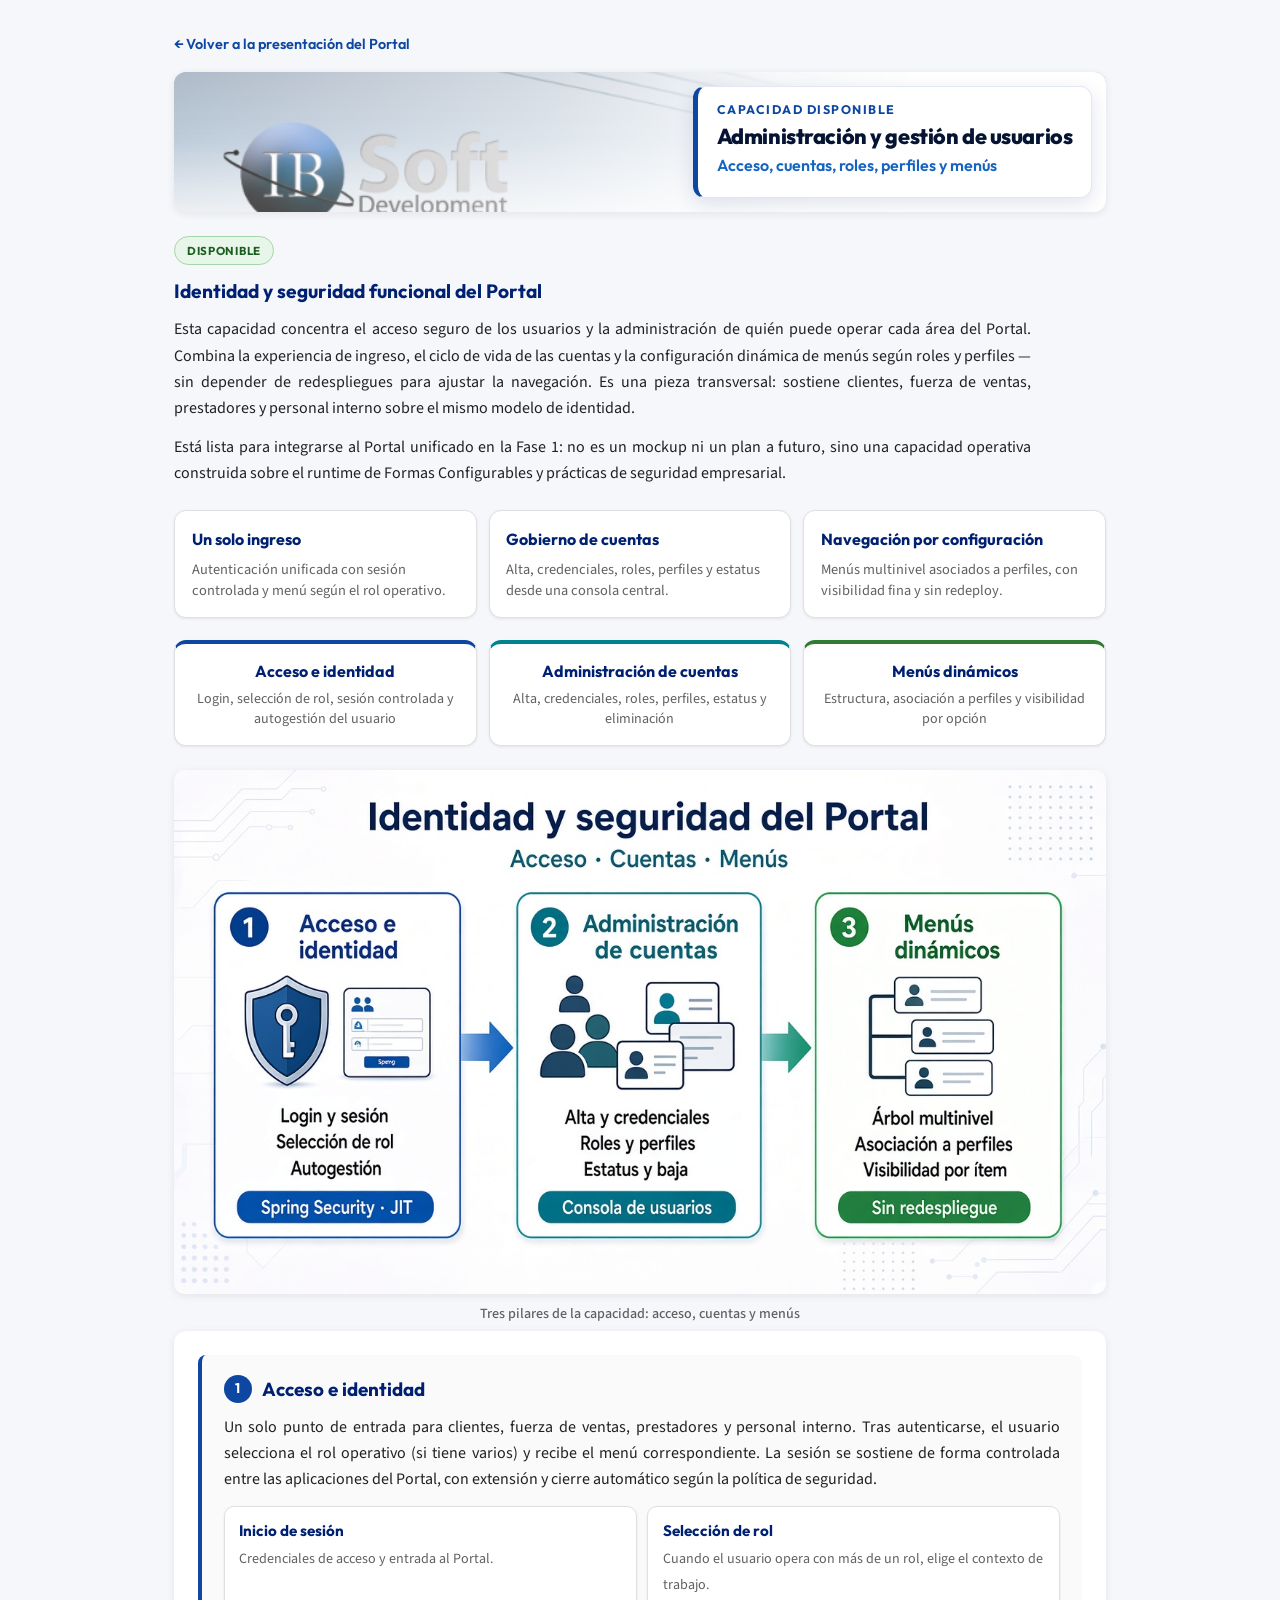
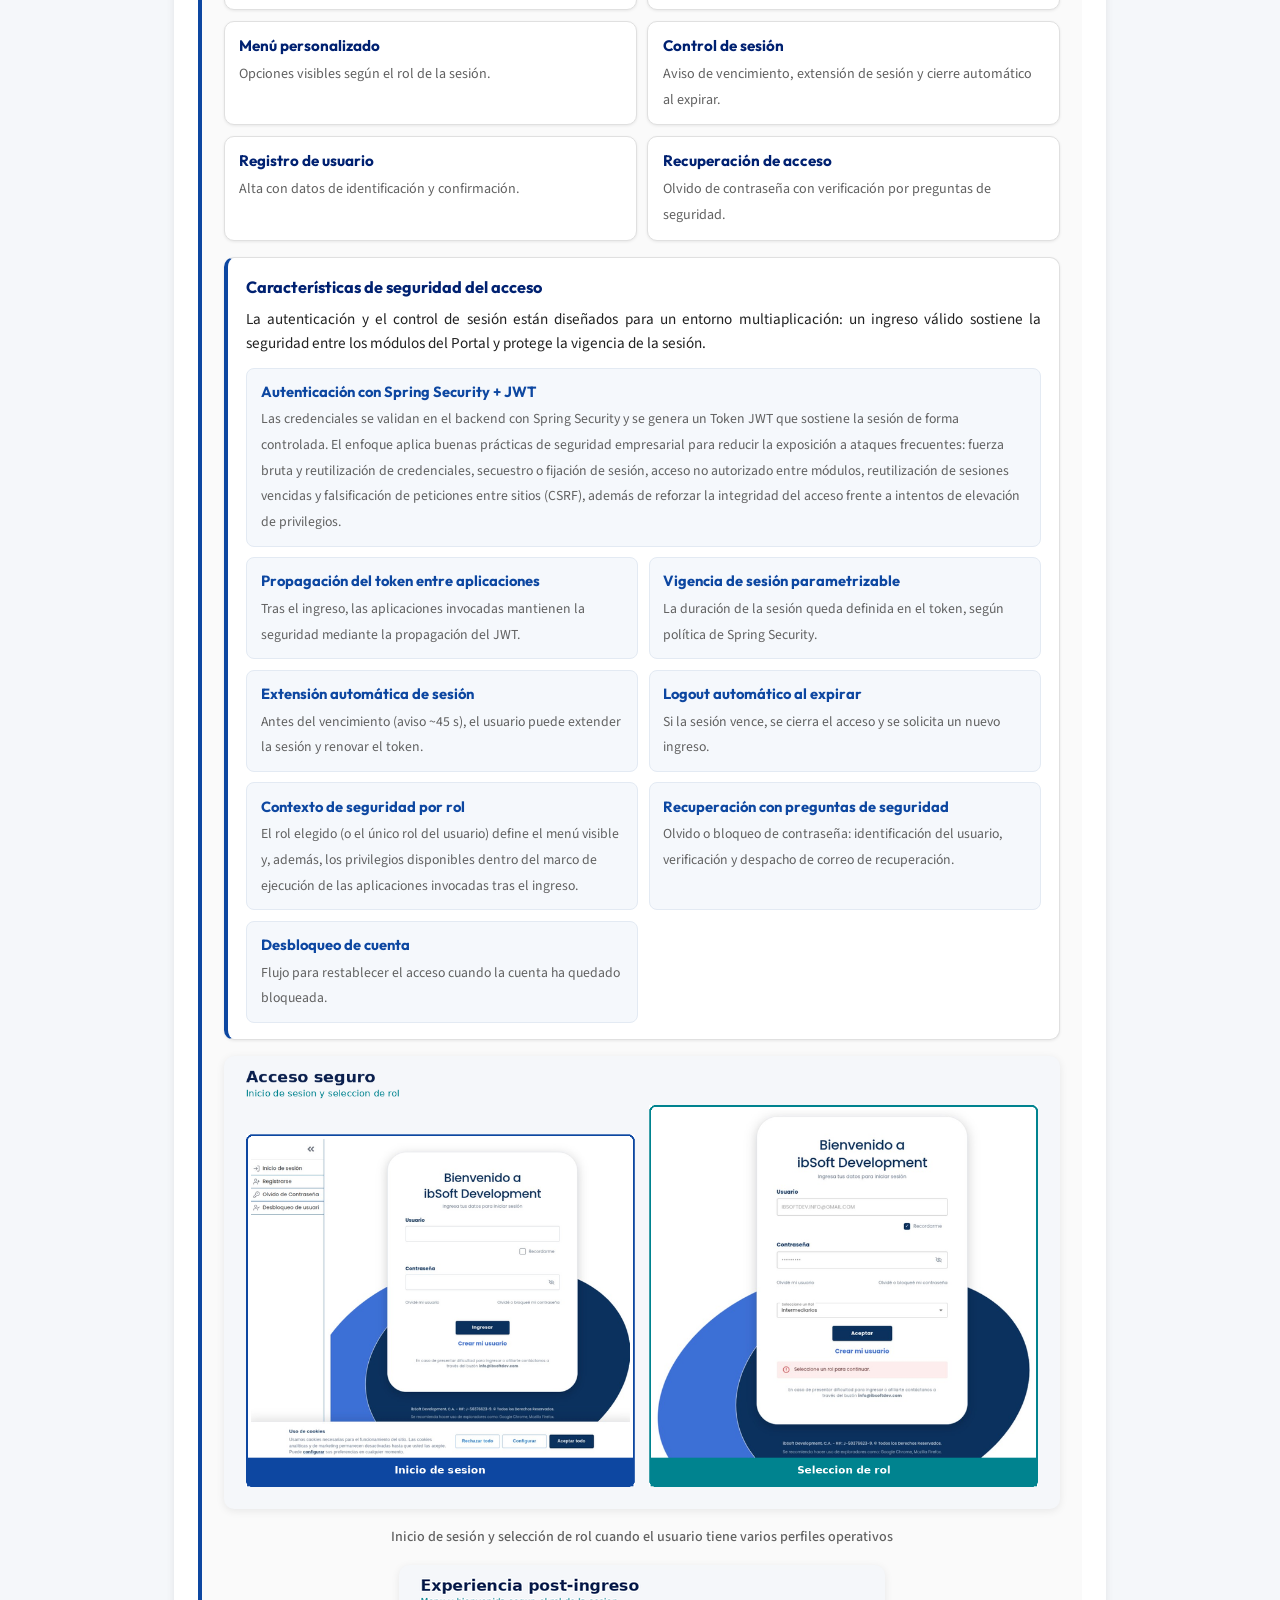
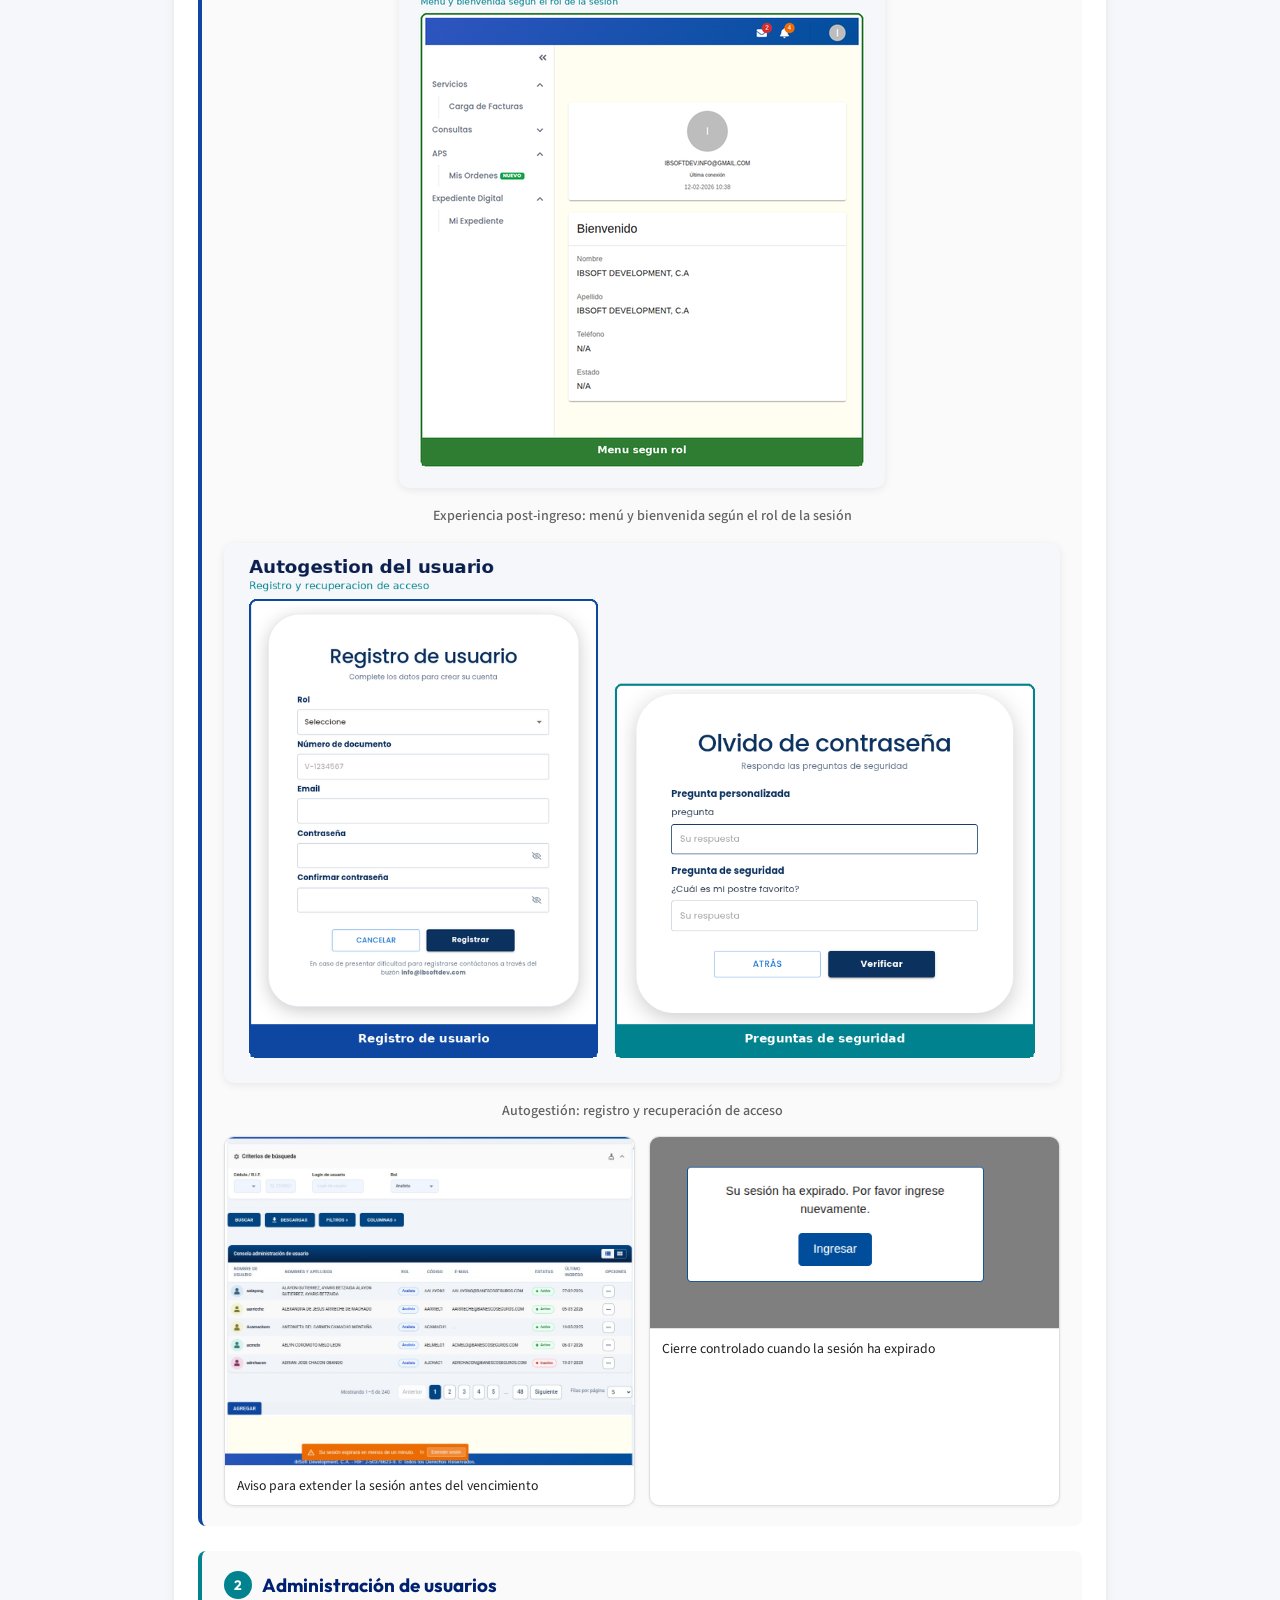
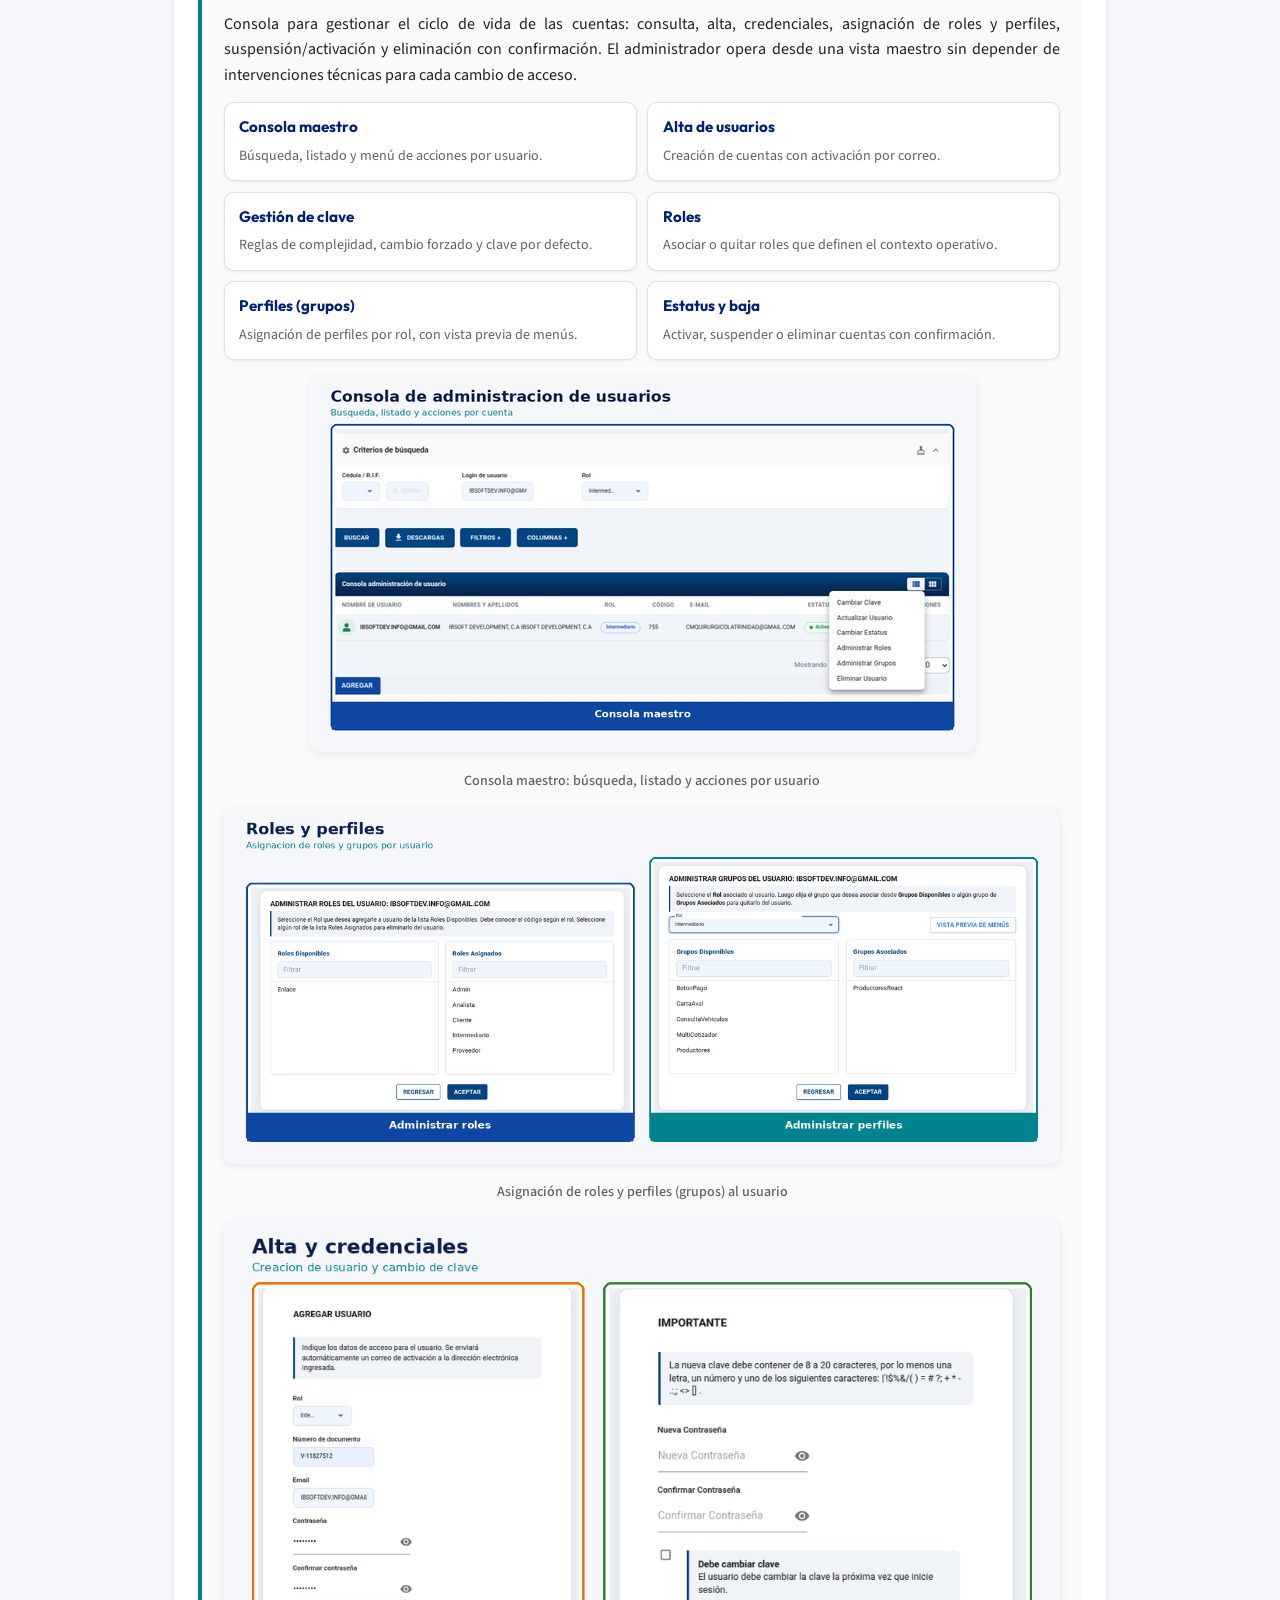
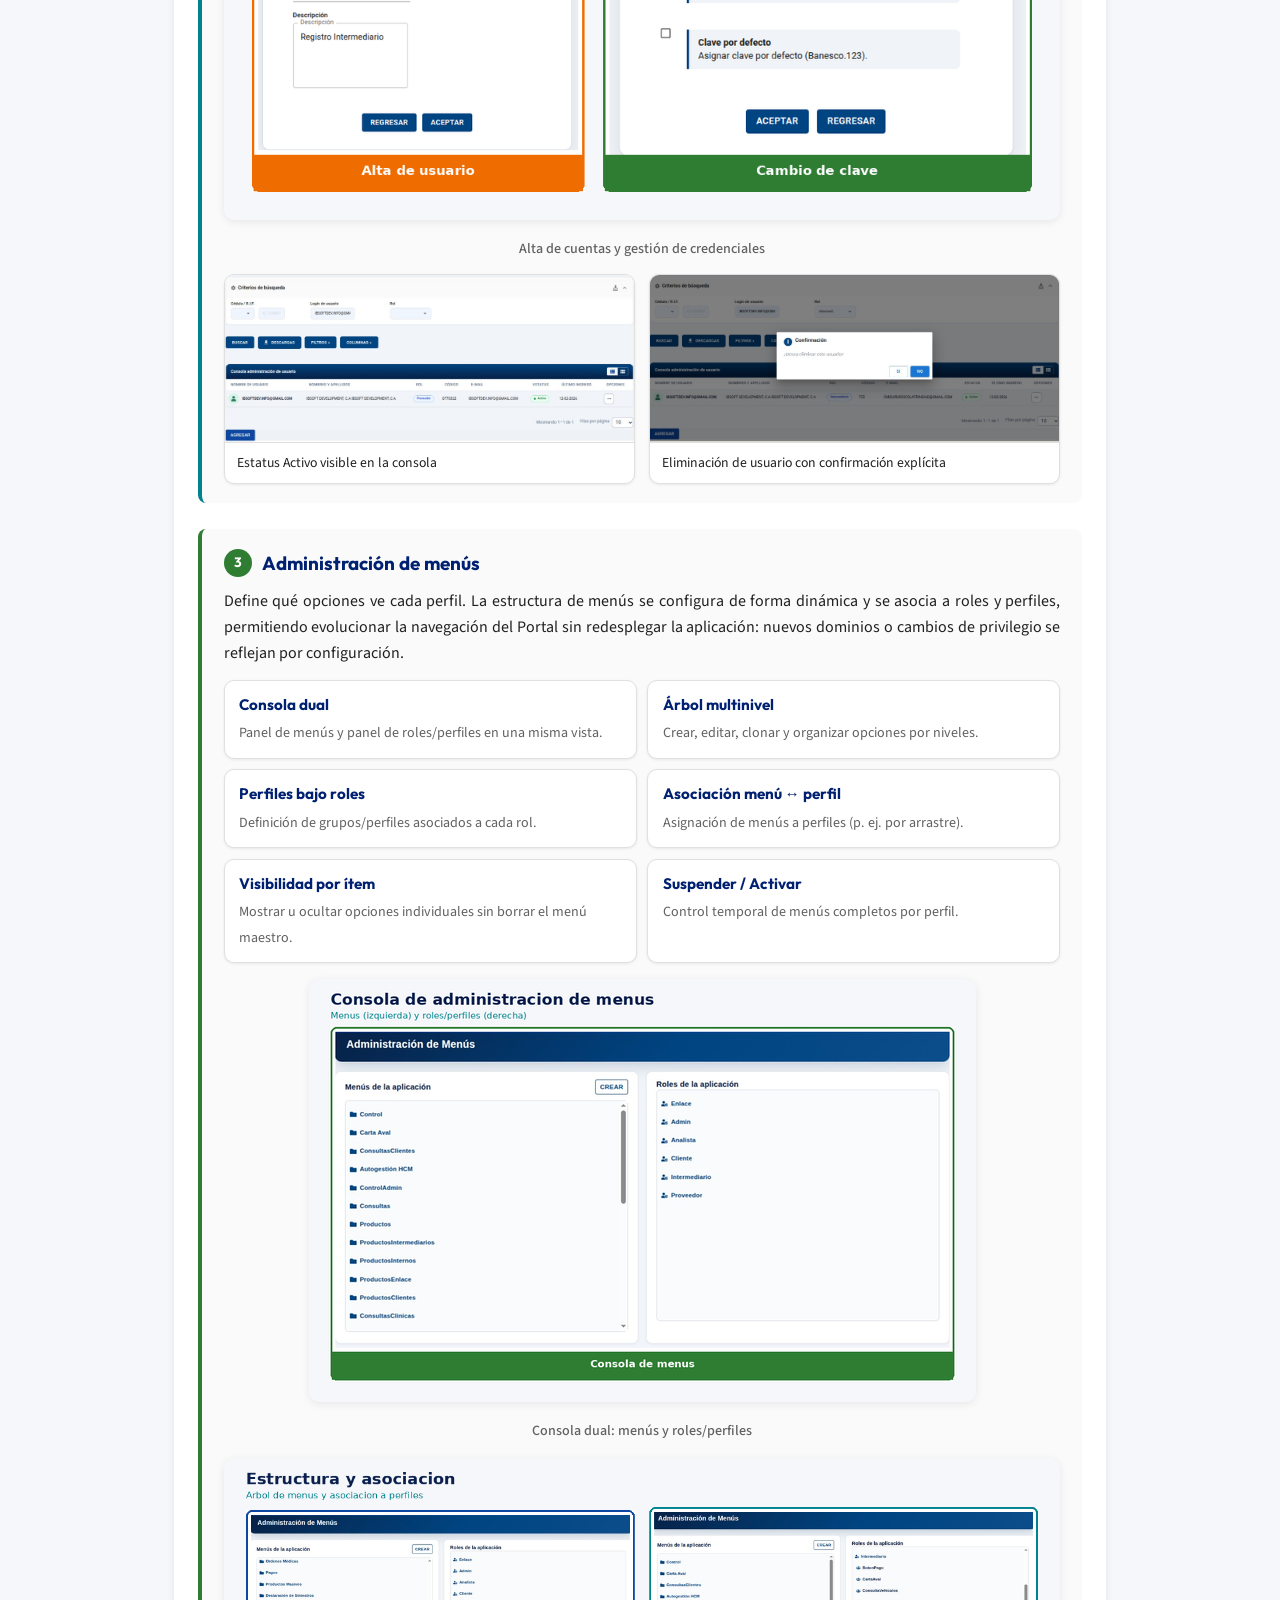
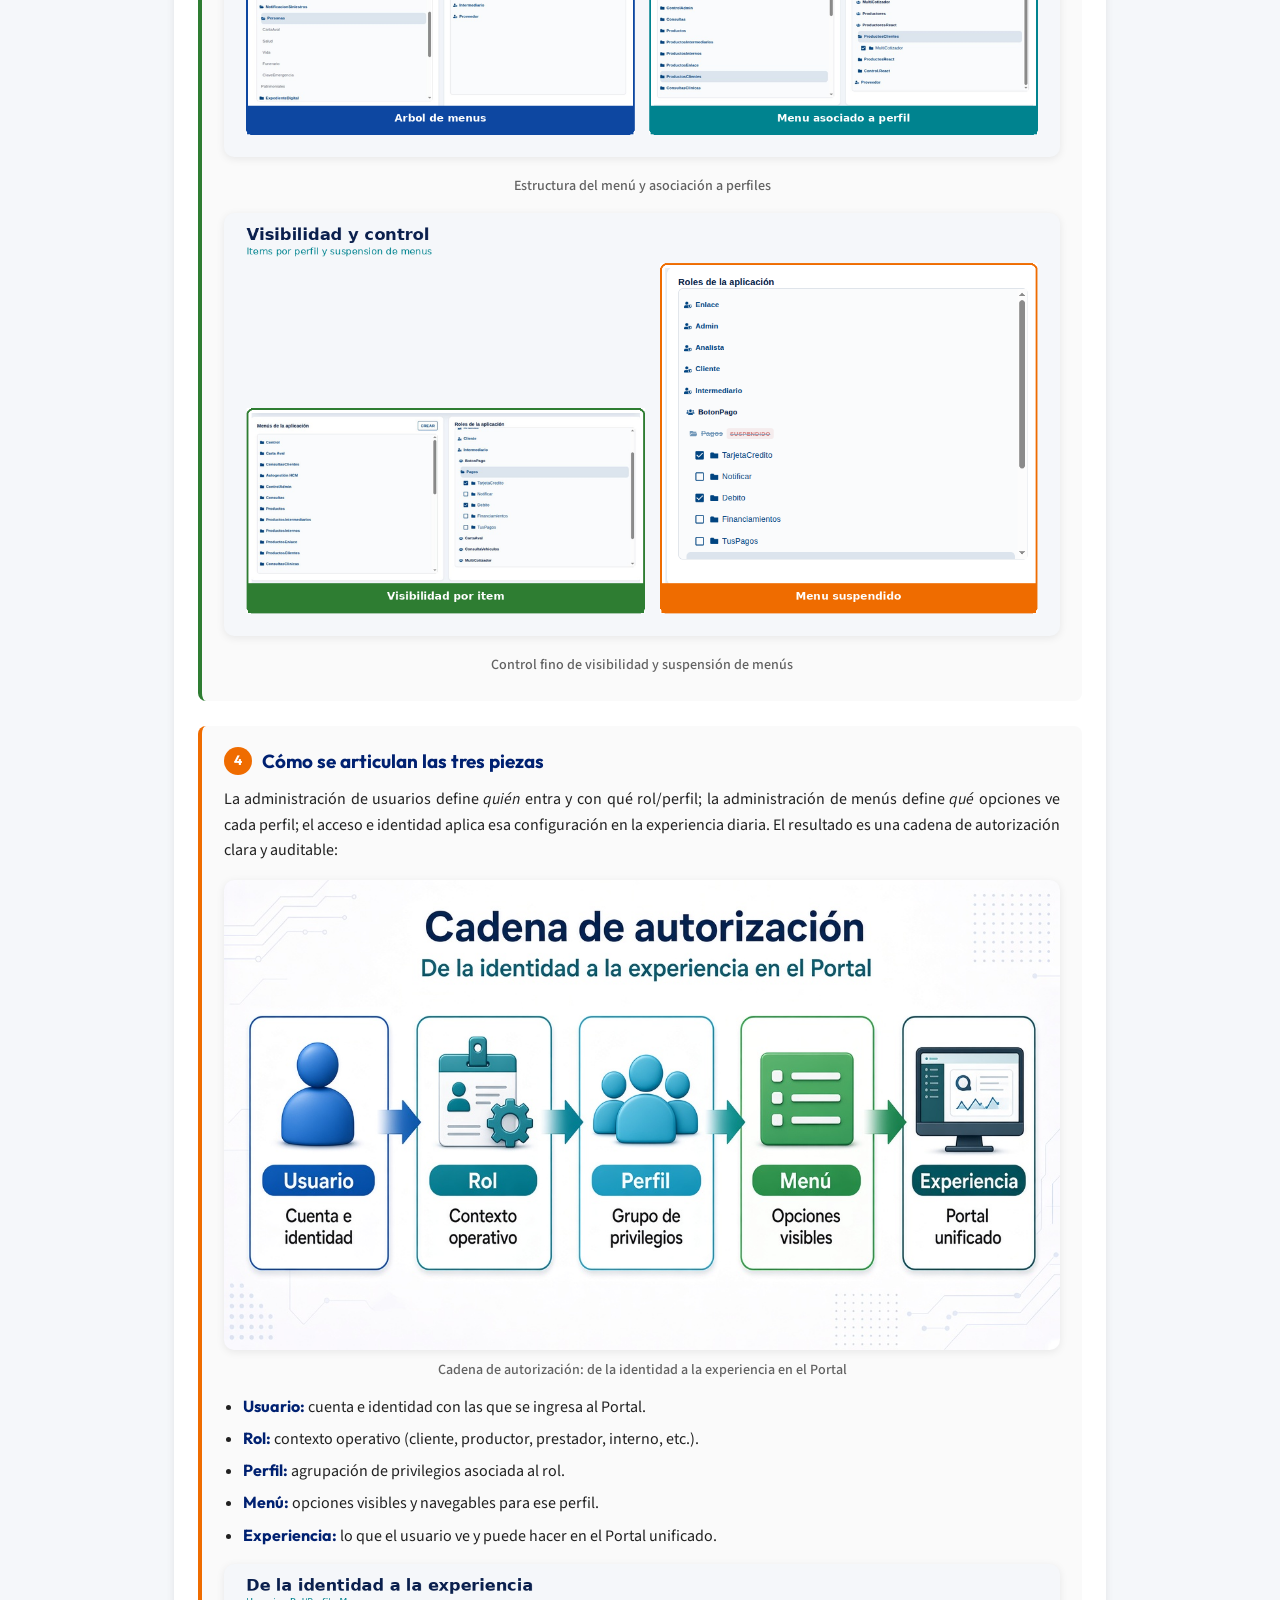
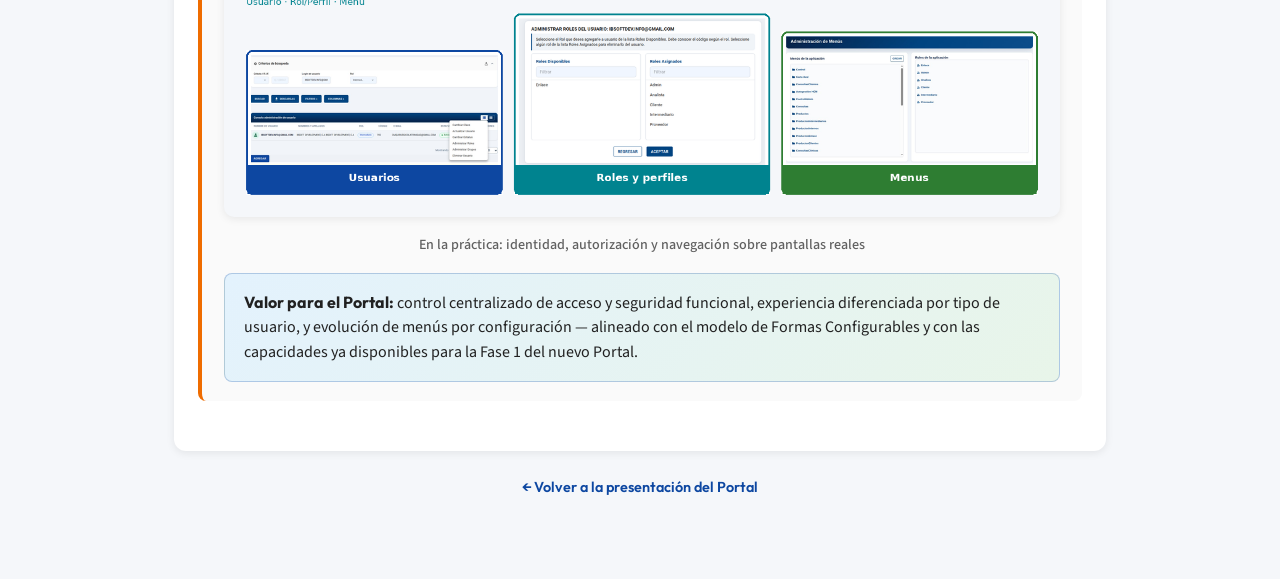
<file: portal/usuarios/index.html>
<!DOCTYPE html>
<html lang="es">
<head>
  <meta charset="UTF-8">
  <meta name="viewport" content="width=device-width, initial-scale=1.0">
  <title>Administración y Gestión de Usuarios · Portal de Seguros</title>
  <link rel="preconnect" href="https://fonts.googleapis.com">
  <link rel="preconnect" href="https://fonts.gstatic.com" crossorigin>
  <link href="https://fonts.googleapis.com/css2?family=Outfit:wght@500;600;700;800&family=Source+Sans+3:ital,wght@0,400;0,500;0,600;0,700;1,400&display=swap" rel="stylesheet">
  <link rel="stylesheet" href="estilos-demo.css">
  <style>
    :root {
      --font-display: "Outfit", "Segoe UI", sans-serif;
      --font-body: "Source Sans 3", "Segoe UI", sans-serif;
    }
    body {
      font-family: var(--font-body);
      font-size: 16px;
      line-height: 1.6;
      -webkit-font-smoothing: antialiased;
    }
    .app-wrap { max-width: 980px; }

    .comercial-header {
      display: flex;
      align-items: stretch;
      justify-content: space-between;
      background-image: url('ImagenEmpresa.png');
      background-repeat: no-repeat;
      background-position: left center;
      background-size: cover;
      background-color: #eef3f8;
      min-height: 140px;
      padding: 0.85rem 0.9rem;
      position: relative;
      overflow: hidden;
      border-radius: var(--radius-lg);
      margin-bottom: 1.5rem;
      box-shadow: var(--shadow);
    }
    .comercial-header::before {
      content: "";
      position: absolute;
      inset: 0;
      background: linear-gradient(90deg, rgba(255,255,255,.12) 0%, rgba(255,255,255,.55) 40%, rgba(255,255,255,.92) 65%, #fff 80%);
      pointer-events: none;
    }
    .comercial-header .title-wrap {
      position: relative;
      z-index: 1;
      margin-left: auto;
      max-width: 62%;
      min-width: 280px;
      padding: 0.95rem 1.15rem 1rem;
      background: #fff;
      border-radius: 12px;
      border: 1px solid rgba(13,71,161,.12);
      border-left: 5px solid #0d47a1;
      box-shadow: 0 6px 20px rgba(0,33,113,.12);
    }
    .comercial-header h1 {
      font-family: var(--font-display);
      margin: 0;
      line-height: 1.28;
      color: #061433;
    }
    .comercial-header .eyebrow {
      display: block;
      font-size: 0.78rem;
      font-weight: 700;
      letter-spacing: 0.12em;
      text-transform: uppercase;
      color: #0d47a1;
      margin-bottom: 0.35rem;
    }
    .comercial-header .headline {
      display: block;
      font-size: 1.35rem;
      font-weight: 800;
      letter-spacing: -0.02em;
      margin-bottom: 0.25rem;
    }
    .comercial-header .subhead {
      display: block;
      font-size: 1rem;
      font-weight: 600;
      color: #1565c0;
    }
    .back-link {
      display: inline-flex;
      align-items: center;
      gap: 0.35rem;
      margin-bottom: 1rem;
      font-family: var(--font-display);
      font-size: 0.9rem;
      font-weight: 600;
      color: #0d47a1;
      text-decoration: none;
    }
    .back-link:hover { text-decoration: underline; }

    .intro {
      margin: 0 0 1.5rem;
      max-width: 92%;
    }
    .intro h2 {
      font-family: var(--font-display);
      font-size: 1.2rem;
      color: var(--primary-dark);
      margin: 0 0 0.6rem;
    }
    .intro p {
      margin: 0;
      text-align: justify;
      color: var(--text);
      line-height: 1.65;
    }

    .pillars {
      display: grid;
      grid-template-columns: repeat(3, 1fr);
      gap: 0.75rem;
      margin: 1rem 0 1.5rem;
    }
    .pillar {
      background: #fff;
      border: 1px solid var(--border);
      border-top: 4px solid #0d47a1;
      border-radius: 12px;
      padding: 0.95rem 1rem;
      box-shadow: var(--shadow-sm);
      text-align: center;
    }
    .pillar.acceso { border-top-color: #0d47a1; }
    .pillar.cuentas { border-top-color: #00838f; }
    .pillar.menus { border-top-color: #2e7d32; }
    .pillar h3 {
      font-family: var(--font-display);
      font-size: 1rem;
      margin: 0 0 0.35rem;
      color: var(--primary-dark);
    }
    .pillar p {
      margin: 0;
      font-size: 0.88rem;
      color: var(--text-muted);
      line-height: 1.4;
    }

    .benefits {
      display: grid;
      grid-template-columns: repeat(3, 1fr);
      gap: 0.75rem;
      margin: 0 0 1.35rem;
    }
    .benefit {
      background: #fff;
      border-radius: 12px;
      padding: 0.95rem 1.05rem;
      border: 1px solid var(--border);
      box-shadow: var(--shadow-sm);
    }
    .benefit h4 {
      font-family: var(--font-display);
      margin: 0 0 0.4rem;
      color: var(--primary-dark);
      font-size: 1rem;
      font-weight: 700;
    }
    .benefit p {
      margin: 0;
      font-size: 0.9rem;
      color: var(--text-muted);
      line-height: 1.5;
    }

    .badge {
      font-family: var(--font-display);
      display: inline-block;
      padding: 0.28rem 0.75rem;
      border-radius: 999px;
      font-size: 0.72rem;
      font-weight: 700;
      letter-spacing: 0.06em;
      text-transform: uppercase;
      margin-bottom: 0.65rem;
    }
    .badge-disponible {
      background: #e8f5e9;
      color: #1b5e20;
      border: 1px solid #a5d6a7;
    }

    .figure.figure-esquema img {
      width: 100%;
      max-width: 100%;
      display: block;
    }

    .cta-list {
      margin: 0.75rem 0 0.25rem;
      padding-left: 1.2rem;
      color: var(--text);
      line-height: 1.55;
    }
    .cta-list li { margin-bottom: 0.4rem; }
    .cta-list strong {
      font-family: var(--font-display);
      color: var(--primary-dark);
    }

    .slide-block {
      margin-bottom: 1.6rem;
      padding: 1.2rem 1.35rem;
      background: #fafafa;
      border-radius: var(--radius);
      border-left: 4px solid var(--primary);
    }
    .slide-block.teal { border-left-color: #00838f; }
    .slide-block.green { border-left-color: #2e7d32; }
    .slide-block h3 {
      font-family: var(--font-display);
      margin: 0 0 0.7rem;
      color: var(--primary-dark);
      font-size: 1.18rem;
      display: flex;
      align-items: center;
      gap: 0.65rem;
    }
    .slide-block h3 .num {
      width: 28px; height: 28px; border-radius: 50%;
      background: var(--primary); color: #fff;
      display: inline-flex; align-items: center; justify-content: center;
      font-size: 0.85rem; font-weight: 700;
    }
    .slide-block.teal h3 .num { background: #00838f; }
    .slide-block.green h3 .num { background: #2e7d32; }
    .slide-block > p {
      margin: 0 0 0.85rem;
      text-align: justify;
      color: var(--text);
      line-height: 1.6;
    }

    .feature-grid {
      display: grid;
      grid-template-columns: repeat(2, 1fr);
      gap: 0.65rem;
      margin: 0.75rem 0 1rem;
    }
    .feature {
      background: #fff;
      border: 1px solid var(--border);
      border-radius: 10px;
      padding: 0.75rem 0.9rem;
      box-shadow: var(--shadow-sm);
    }
    .feature strong {
      font-family: var(--font-display);
      display: block;
      color: var(--primary-dark);
      font-size: 0.95rem;
      margin-bottom: 0.2rem;
    }
    .feature span {
      font-size: 0.88rem;
      color: var(--text-muted);
      line-height: 1.4;
    }

    .figure {
      margin: 1rem 0 0.35rem;
      text-align: center;
    }
    .figure img {
      max-width: 100%;
      width: auto;
      height: auto;
      border-radius: 10px;
      box-shadow: var(--shadow);
      background: #fff;
      display: inline-block;
    }
    .figure .caption {
      margin-top: 0.55rem;
      font-size: 0.88rem;
      font-weight: 500;
      color: var(--text-muted);
    }

    .shot-grid {
      display: grid;
      grid-template-columns: repeat(2, 1fr);
      gap: 0.85rem;
      margin-top: 0.85rem;
    }
    .shot {
      background: #fff;
      border: 1px solid var(--border);
      border-radius: 10px;
      overflow: hidden;
      box-shadow: var(--shadow-sm);
    }
    .shot img {
      display: block;
      width: 100%;
      height: auto;
      max-height: 420px;
      object-fit: contain;
      object-position: top center;
      background: #f5f7fa;
    }
    .shot figcaption {
      padding: 0.55rem 0.75rem;
      font-size: 0.86rem;
      color: var(--text);
      border-top: 1px solid var(--border);
      text-align: left;
    }

    .message-box {
      margin-top: 1rem;
      padding: 1rem 1.2rem;
      border-radius: var(--radius);
      background: linear-gradient(135deg, #e3f2fd 0%, #e8f5e9 100%);
      border: 1px solid rgba(13,71,161,.25);
      font-size: 1rem;
      line-height: 1.55;
    }
    .message-box strong {
      font-family: var(--font-display);
    }

    .chain {
      display: flex;
      flex-wrap: wrap;
      gap: 0.45rem;
      align-items: center;
      margin: 0.85rem 0 0;
      justify-content: center;
    }
    .chain .chip {
      font-family: var(--font-display);
      font-weight: 700;
      font-size: 0.85rem;
      padding: 0.45rem 0.85rem;
      border-radius: 999px;
      background: #e3f2fd;
      color: #0d47a1;
      border: 1px solid #90caf9;
    }
    .chain .arrow { color: #90a4ae; font-weight: 700; }

    .security-box {
      margin: 1rem 0 0.25rem;
      padding: 1rem 1.15rem;
      background: #fff;
      border: 1px solid var(--border);
      border-radius: 10px;
      border-left: 4px solid #0d47a1;
      box-shadow: var(--shadow-sm);
    }
    .security-box h4 {
      font-family: var(--font-display);
      margin: 0 0 0.55rem;
      font-size: 1.02rem;
      color: var(--primary-dark);
    }
    .security-box > p {
      margin: 0 0 0.75rem;
      font-size: 0.95rem;
      color: var(--text);
      text-align: justify;
      line-height: 1.55;
    }
    .security-grid {
      display: grid;
      grid-template-columns: repeat(2, 1fr);
      gap: 0.65rem;
    }
    .security-item {
      background: #f5f8fc;
      border-radius: 8px;
      padding: 0.7rem 0.85rem;
      border: 1px solid #e3eaf3;
    }
    .security-item strong {
      font-family: var(--font-display);
      display: block;
      font-size: 0.92rem;
      color: #0d47a1;
      margin-bottom: 0.2rem;
    }
    .security-item.wide {
      grid-column: 1 / -1;
    }
    .security-item span {
      font-size: 0.86rem;
      color: var(--text-muted);
      line-height: 1.45;
    }
    @media (max-width: 800px) {
      .pillars, .feature-grid, .shot-grid, .security-grid, .benefits { grid-template-columns: 1fr; }
      .comercial-header .title-wrap { max-width: 100%; }
      .comercial-header::before { background: rgba(255,255,255,.9); }
      .shot img { max-height: 320px; }
    }
  </style>
</head>
<body>
  <div class="app-wrap">
    <a class="back-link" href="../index.html">← Volver a la presentación del Portal</a>

    <header class="comercial-header">
      <div class="title-wrap">
        <h1>
          <span class="eyebrow">Capacidad disponible</span>
          <span class="headline">Administración y gestión de usuarios</span>
          <span class="subhead">Acceso, cuentas, roles, perfiles y menús</span>
        </h1>
      </div>
    </header>

    <div class="intro">
      <span class="badge badge-disponible">Disponible</span>
      <h2>Identidad y seguridad funcional del Portal</h2>
      <p>
        Esta capacidad concentra el acceso seguro de los usuarios y la administración
        de quién puede operar cada área del Portal. Combina la experiencia de ingreso,
        el ciclo de vida de las cuentas y la configuración dinámica de menús según
        roles y perfiles — sin depender de redespliegues para ajustar la navegación.
        Es una pieza transversal: sostiene clientes, fuerza de ventas, prestadores
        y personal interno sobre el mismo modelo de identidad.
      </p>
      <p style="margin-top: 0.75rem;">
        Está lista para integrarse al Portal unificado en la Fase 1: no es un mockup
        ni un plan a futuro, sino una capacidad operativa construida sobre el runtime
        de Formas Configurables y prácticas de seguridad empresarial.
      </p>
    </div>

    <div class="benefits">
      <div class="benefit">
        <h4>Un solo ingreso</h4>
        <p>Autenticación unificada con sesión controlada y menú según el rol operativo.</p>
      </div>
      <div class="benefit">
        <h4>Gobierno de cuentas</h4>
        <p>Alta, credenciales, roles, perfiles y estatus desde una consola central.</p>
      </div>
      <div class="benefit">
        <h4>Navegación por configuración</h4>
        <p>Menús multinivel asociados a perfiles, con visibilidad fina y sin redeploy.</p>
      </div>
    </div>

    <div class="pillars">
      <div class="pillar acceso">
        <h3>Acceso e identidad</h3>
        <p>Login, selección de rol, sesión controlada y autogestión del usuario</p>
      </div>
      <div class="pillar cuentas">
        <h3>Administración de cuentas</h3>
        <p>Alta, credenciales, roles, perfiles, estatus y eliminación</p>
      </div>
      <div class="pillar menus">
        <h3>Menús dinámicos</h3>
        <p>Estructura, asociación a perfiles y visibilidad por opción</p>
      </div>
    </div>

    <figure class="figure figure-esquema">
      <img src="assets/esquemas/usuarios-tres-pilares.png" alt="Tres pilares: acceso e identidad, administración de cuentas y menús dinámicos">
      <figcaption class="caption">Tres pilares de la capacidad: acceso, cuentas y menús</figcaption>
    </figure>

    <div class="card">
      <div class="card-body">

        <!-- 1 Acceso -->
        <section class="slide-block">
          <h3><span class="num">1</span> Acceso e identidad</h3>
          <p>
            Un solo punto de entrada para clientes, fuerza de ventas, prestadores
            y personal interno. Tras autenticarse, el usuario selecciona el rol
            operativo (si tiene varios) y recibe el menú correspondiente.
            La sesión se sostiene de forma controlada entre las aplicaciones del
            Portal, con extensión y cierre automático según la política de seguridad.
          </p>
          <div class="feature-grid">
            <div class="feature">
              <strong>Inicio de sesión</strong>
              <span>Credenciales de acceso y entrada al Portal.</span>
            </div>
            <div class="feature">
              <strong>Selección de rol</strong>
              <span>Cuando el usuario opera con más de un rol, elige el contexto de trabajo.</span>
            </div>
            <div class="feature">
              <strong>Menú personalizado</strong>
              <span>Opciones visibles según el rol de la sesión.</span>
            </div>
            <div class="feature">
              <strong>Control de sesión</strong>
              <span>Aviso de vencimiento, extensión de sesión y cierre automático al expirar.</span>
            </div>
            <div class="feature">
              <strong>Registro de usuario</strong>
              <span>Alta con datos de identificación y confirmación.</span>
            </div>
            <div class="feature">
              <strong>Recuperación de acceso</strong>
              <span>Olvido de contraseña con verificación por preguntas de seguridad.</span>
            </div>
          </div>

          <div class="security-box">
            <h4>Características de seguridad del acceso</h4>
            <p>
              La autenticación y el control de sesión están diseñados para un entorno
              multiaplicación: un ingreso válido sostiene la seguridad entre los
              módulos del Portal y protege la vigencia de la sesión.
            </p>
            <div class="security-grid">
              <div class="security-item wide">
                <strong>Autenticación con Spring Security + JWT</strong>
                <span>
                  Las credenciales se validan en el backend con Spring Security y se genera un Token JWT
                  que sostiene la sesión de forma controlada. El enfoque aplica buenas prácticas de seguridad
                  empresarial para reducir la exposición a ataques frecuentes: fuerza bruta y reutilización
                  de credenciales, secuestro o fijación de sesión, acceso no autorizado entre módulos,
                  reutilización de sesiones vencidas y falsificación de peticiones entre sitios (CSRF),
                  además de reforzar la integridad del acceso frente a intentos de elevación de privilegios.
                </span>
              </div>
              <div class="security-item">
                <strong>Propagación del token entre aplicaciones</strong>
                <span>Tras el ingreso, las aplicaciones invocadas mantienen la seguridad mediante la propagación del JWT.</span>
              </div>
              <div class="security-item">
                <strong>Vigencia de sesión parametrizable</strong>
                <span>La duración de la sesión queda definida en el token, según política de Spring Security.</span>
              </div>
              <div class="security-item">
                <strong>Extensión automática de sesión</strong>
                <span>Antes del vencimiento (aviso ~45 s), el usuario puede extender la sesión y renovar el token.</span>
              </div>
              <div class="security-item">
                <strong>Logout automático al expirar</strong>
                <span>Si la sesión vence, se cierra el acceso y se solicita un nuevo ingreso.</span>
              </div>
              <div class="security-item">
                <strong>Contexto de seguridad por rol</strong>
                <span>
                  El rol elegido (o el único rol del usuario) define el menú visible y, además,
                  los privilegios disponibles dentro del marco de ejecución de las aplicaciones
                  invocadas tras el ingreso.
                </span>
              </div>
              <div class="security-item">
                <strong>Recuperación con preguntas de seguridad</strong>
                <span>Olvido o bloqueo de contraseña: identificación del usuario, verificación y despacho de correo de recuperación.</span>
              </div>
              <div class="security-item">
                <strong>Desbloqueo de cuenta</strong>
                <span>Flujo para restablecer el acceso cuando la cuenta ha quedado bloqueada.</span>
              </div>
            </div>
          </div>

          <figure class="figure">
            <img src="assets/collages/acceso-login-rol.png" alt="Inicio de sesión y selección de rol">
            <figcaption class="caption">Inicio de sesión y selección de rol cuando el usuario tiene varios perfiles operativos</figcaption>
          </figure>

          <figure class="figure">
            <img src="assets/collages/acceso-menu-post.png" alt="Menú y bienvenida tras el ingreso">
            <figcaption class="caption">Experiencia post-ingreso: menú y bienvenida según el rol de la sesión</figcaption>
          </figure>

          <figure class="figure">
            <img src="assets/collages/autogestion-registro-olvido.png" alt="Registro de usuario y recuperación de contraseña">
            <figcaption class="caption">Autogestión: registro y recuperación de acceso</figcaption>
          </figure>

          <div class="shot-grid">
            <figure class="shot">
              <img src="assets/app-profile/09-extender-sesion.png" alt="Extender sesión">
              <figcaption>Aviso para extender la sesión antes del vencimiento</figcaption>
            </figure>
            <figure class="shot">
              <img src="assets/app-profile/10-sesion-expirada.png" alt="Sesión expirada">
              <figcaption>Cierre controlado cuando la sesión ha expirado</figcaption>
            </figure>
          </div>
        </section>

        <!-- 2 Admin usuarios -->
        <section class="slide-block teal">
          <h3><span class="num">2</span> Administración de usuarios</h3>
          <p>
            Consola para gestionar el ciclo de vida de las cuentas: consulta,
            alta, credenciales, asignación de roles y perfiles, suspensión/activación
            y eliminación con confirmación. El administrador opera desde una vista
            maestro sin depender de intervenciones técnicas para cada cambio de acceso.
          </p>
          <div class="feature-grid">
            <div class="feature">
              <strong>Consola maestro</strong>
              <span>Búsqueda, listado y menú de acciones por usuario.</span>
            </div>
            <div class="feature">
              <strong>Alta de usuarios</strong>
              <span>Creación de cuentas con activación por correo.</span>
            </div>
            <div class="feature">
              <strong>Gestión de clave</strong>
              <span>Reglas de complejidad, cambio forzado y clave por defecto.</span>
            </div>
            <div class="feature">
              <strong>Roles</strong>
              <span>Asociar o quitar roles que definen el contexto operativo.</span>
            </div>
            <div class="feature">
              <strong>Perfiles (grupos)</strong>
              <span>Asignación de perfiles por rol, con vista previa de menús.</span>
            </div>
            <div class="feature">
              <strong>Estatus y baja</strong>
              <span>Activar, suspender o eliminar cuentas con confirmación.</span>
            </div>
          </div>

          <figure class="figure">
            <img src="assets/collages/admin-usuarios-consola.png" alt="Consola de administración de usuarios">
            <figcaption class="caption">Consola maestro: búsqueda, listado y acciones por usuario</figcaption>
          </figure>

          <figure class="figure">
            <img src="assets/collages/admin-usuarios-roles-perfiles.png" alt="Administrar roles y perfiles">
            <figcaption class="caption">Asignación de roles y perfiles (grupos) al usuario</figcaption>
          </figure>

          <figure class="figure">
            <img src="assets/collages/admin-usuarios-alta-clave.png" alt="Alta de usuario y cambio de clave">
            <figcaption class="caption">Alta de cuentas y gestión de credenciales</figcaption>
          </figure>

          <div class="shot-grid">
            <figure class="shot">
              <img src="assets/admin-users/06d-estatus-activo.png" alt="Usuario activo">
              <figcaption>Estatus Activo visible en la consola</figcaption>
            </figure>
            <figure class="shot">
              <img src="assets/admin-users/07-eliminar-usuario-confirmacion.png" alt="Eliminar usuario">
              <figcaption>Eliminación de usuario con confirmación explícita</figcaption>
            </figure>
          </div>
        </section>

        <!-- 3 Admin menús -->
        <section class="slide-block green">
          <h3><span class="num">3</span> Administración de menús</h3>
          <p>
            Define qué opciones ve cada perfil. La estructura de menús se configura
            de forma dinámica y se asocia a roles y perfiles, permitiendo evolucionar
            la navegación del Portal sin redesplegar la aplicación: nuevos dominios
            o cambios de privilegio se reflejan por configuración.
          </p>
          <div class="feature-grid">
            <div class="feature">
              <strong>Consola dual</strong>
              <span>Panel de menús y panel de roles/perfiles en una misma vista.</span>
            </div>
            <div class="feature">
              <strong>Árbol multinivel</strong>
              <span>Crear, editar, clonar y organizar opciones por niveles.</span>
            </div>
            <div class="feature">
              <strong>Perfiles bajo roles</strong>
              <span>Definición de grupos/perfiles asociados a cada rol.</span>
            </div>
            <div class="feature">
              <strong>Asociación menú ↔ perfil</strong>
              <span>Asignación de menús a perfiles (p. ej. por arrastre).</span>
            </div>
            <div class="feature">
              <strong>Visibilidad por ítem</strong>
              <span>Mostrar u ocultar opciones individuales sin borrar el menú maestro.</span>
            </div>
            <div class="feature">
              <strong>Suspender / Activar</strong>
              <span>Control temporal de menús completos por perfil.</span>
            </div>
          </div>

          <figure class="figure">
            <img src="assets/collages/admin-menus-consola.png" alt="Consola de administración de menús">
            <figcaption class="caption">Consola dual: menús y roles/perfiles</figcaption>
          </figure>

          <figure class="figure">
            <img src="assets/collages/admin-menus-estructura.png" alt="Árbol de menús y asociación a perfil">
            <figcaption class="caption">Estructura del menú y asociación a perfiles</figcaption>
          </figure>

          <figure class="figure">
            <img src="assets/collages/admin-menus-visibilidad.png" alt="Visibilidad por ítem y menú suspendido">
            <figcaption class="caption">Control fino de visibilidad y suspensión de menús</figcaption>
          </figure>
        </section>

        <!-- Valor integrado -->
        <section class="slide-block" style="border-left-color: #ef6c00;">
          <h3><span class="num" style="background:#ef6c00;">4</span> Cómo se articulan las tres piezas</h3>
          <p>
            La administración de usuarios define <em>quién</em> entra y con qué rol/perfil;
            la administración de menús define <em>qué</em> opciones ve cada perfil;
            el acceso e identidad aplica esa configuración en la experiencia diaria.
            El resultado es una cadena de autorización clara y auditable:
          </p>

          <figure class="figure figure-esquema">
            <img src="assets/esquemas/usuarios-cadena-autorizacion.png" alt="Cadena Usuario, Rol, Perfil, Menú y Experiencia en el Portal">
            <figcaption class="caption">Cadena de autorización: de la identidad a la experiencia en el Portal</figcaption>
          </figure>

          <ul class="cta-list">
            <li><strong>Usuario:</strong> cuenta e identidad con las que se ingresa al Portal.</li>
            <li><strong>Rol:</strong> contexto operativo (cliente, productor, prestador, interno, etc.).</li>
            <li><strong>Perfil:</strong> agrupación de privilegios asociada al rol.</li>
            <li><strong>Menú:</strong> opciones visibles y navegables para ese perfil.</li>
            <li><strong>Experiencia:</strong> lo que el usuario ve y puede hacer en el Portal unificado.</li>
          </ul>

          <figure class="figure">
            <img src="assets/collages/cadena-usuario-rol-menu.png" alt="Collage: usuarios, roles/perfiles y menús">
            <figcaption class="caption">En la práctica: identidad, autorización y navegación sobre pantallas reales</figcaption>
          </figure>

          <div class="message-box">
            <strong>Valor para el Portal:</strong> control centralizado de acceso y seguridad funcional,
            experiencia diferenciada por tipo de usuario, y evolución de menús por configuración —
            alineado con el modelo de Formas Configurables y con las capacidades ya disponibles
            para la Fase 1 del nuevo Portal.
          </div>
        </section>

      </div>
    </div>

    <p style="margin: 1rem 0 2rem; text-align: center;">
      <a class="back-link" href="../index.html">← Volver a la presentación del Portal</a>
    </p>
  </div>
</body>
</html>
</file>
<file: portal/estilos-demo.css>
/**
 * Estilos de presentación para validación de pantallas
 * Referencia visual: PantallasQueGustan - diseño limpio y atractivo
 */
* {
  margin: 0;
  padding: 0;
  box-sizing: border-box;
}

:root {
  --primary: #0d47a1;
  --primary-light: #1565c0;
  --primary-dark: #002171;
  --accent: #00838f;
  --success: #2e7d32;
  --text: #212121;
  --text-muted: #616161;
  --bg-page: #f5f7fa;
  --bg-card: #ffffff;
  --border: #e0e0e0;
  --shadow-sm: 0 1px 3px rgba(0,0,0,0.08);
  --shadow: 0 2px 8px rgba(0,0,0,0.08);
  --shadow-lg: 0 8px 24px rgba(0,0,0,0.12);
  --radius: 8px;
  --radius-lg: 12px;
}

body {
  font-family: "Source Sans 3", "Segoe UI", sans-serif;
  font-size: 16px;
  line-height: 1.6;
  color: var(--text);
  background: var(--bg-page);
  min-height: 100vh;
  -webkit-font-smoothing: antialiased;
  text-rendering: optimizeLegibility;
}

/* Contenedor principal */
.app-wrap {
  max-width: 900px;
  margin: 0 auto;
  padding: 2rem 1.5rem;
}

/* Cabecera de flujo */
.flow-header {
  background: linear-gradient(135deg, var(--primary) 0%, var(--primary-light) 100%);
  color: white;
  padding: 1.5rem 2rem;
  border-radius: var(--radius-lg);
  margin-bottom: 2rem;
  box-shadow: var(--shadow);
}

.flow-header h1 {
  font-size: 1.5rem;
  font-weight: 600;
  margin-bottom: 0.25rem;
}

.flow-header p {
  opacity: 0.9;
  font-size: 0.95rem;
}

/* Stepper de pasos */
.stepper {
  display: flex;
  align-items: center;
  justify-content: space-between;
  margin-bottom: 2rem;
  padding: 0 0.5rem;
}

.step {
  display: flex;
  flex-direction: column;
  align-items: center;
  flex: 1;
  max-width: 140px;
}

.step-num {
  width: 40px;
  height: 40px;
  border-radius: 50%;
  background: var(--border);
  color: var(--text-muted);
  display: flex;
  align-items: center;
  justify-content: center;
  font-weight: 600;
  font-size: 0.95rem;
  margin-bottom: 0.5rem;
  transition: all 0.25s ease;
}

.step.active .step-num {
  background: var(--primary);
  color: white;
  box-shadow: 0 0 0 3px rgba(13, 71, 161, 0.2);
}

.step.done .step-num {
  background: var(--success);
  color: white;
}

.step-label {
  font-size: 0.8rem;
  font-weight: 500;
  color: var(--text-muted);
  text-align: center;
  line-height: 1.2;
}

.step.active .step-label {
  color: var(--primary);
}

.step-connector {
  flex: 1;
  height: 2px;
  background: var(--border);
  margin: 0 0.5rem;
  margin-bottom: 1.75rem;
  max-width: 60px;
}

.step.done + .step-connector {
  background: var(--success);
}

/* Tarjetas de sección */
.card {
  background: var(--bg-card);
  border-radius: var(--radius-lg);
  box-shadow: var(--shadow);
  margin-bottom: 1.5rem;
  overflow: hidden;
}

.card-header {
  background: linear-gradient(to bottom, #fafafa, #f5f5f5);
  padding: 1rem 1.5rem;
  border-bottom: 1px solid var(--border);
  font-weight: 600;
  font-size: 1.05rem;
  color: var(--primary-dark);
}

.card-body {
  padding: 1.5rem;
}

/* Grupos de campos */
.form-section {
  margin-bottom: 1.75rem;
}

.form-section:last-child {
  margin-bottom: 0;
}

.form-section-title {
  font-size: 0.9rem;
  font-weight: 600;
  color: var(--primary);
  margin-bottom: 1rem;
  padding-bottom: 0.35rem;
  border-bottom: 1px solid var(--border);
}

.form-row {
  display: grid;
  grid-template-columns: repeat(auto-fit, minmax(200px, 1fr));
  gap: 1.25rem;
  margin-bottom: 1.25rem;
}

.form-row:last-child {
  margin-bottom: 0;
}

.form-group {
  display: flex;
  flex-direction: column;
  gap: 0.35rem;
}

.form-group label {
  font-size: 0.875rem;
  font-weight: 500;
  color: var(--text);
}

.form-group .help {
  font-size: 0.8rem;
  color: var(--text-muted);
  margin-top: 0.15rem;
}

/* Inputs */
.form-control {
  width: 100%;
  padding: 0.65rem 0.9rem;
  font-size: 0.95rem;
  border: 1px solid var(--border);
  border-radius: var(--radius);
  background: white;
  transition: border-color 0.2s, box-shadow 0.2s;
}

.form-control:focus {
  outline: none;
  border-color: var(--primary);
  box-shadow: 0 0 0 3px rgba(13, 71, 161, 0.15);
}

.form-control::placeholder {
  color: #9e9e9e;
}

select.form-control {
  cursor: pointer;
  appearance: none;
  background-image: url("data:image/svg+xml,%3Csvg xmlns='http://www.w3.org/2000/svg' width='12' height='12' viewBox='0 0 12 12'%3E%3Cpath fill='%23616161' d='M6 8L1 3h10z'/%3E%3C/svg%3E");
  background-repeat: no-repeat;
  background-position: right 0.75rem center;
  padding-right: 2rem;
}

/* Radio y opciones */
.radio-group {
  display: flex;
  flex-wrap: wrap;
  gap: 1rem;
}

.radio-option {
  display: flex;
  align-items: center;
  gap: 0.5rem;
  cursor: pointer;
  padding: 0.5rem 0;
}

.radio-option input {
  width: 18px;
  height: 18px;
  accent-color: var(--primary);
  cursor: pointer;
}

.radio-option span {
  font-size: 0.95rem;
  color: var(--text);
}

/* Mensaje informativo */
.info-message {
  background: #e3f2fd;
  border-left: 4px solid var(--primary);
  padding: 1rem 1.25rem;
  border-radius: 0 var(--radius) var(--radius) 0;
  font-size: 0.9rem;
  color: var(--text);
  margin-bottom: 1.25rem;
}

/* Botones */
.btn-group {
  display: flex;
  gap: 1rem;
  justify-content: flex-end;
  margin-top: 2rem;
  padding-top: 1.5rem;
  border-top: 1px solid var(--border);
}

.btn {
  padding: 0.7rem 1.5rem;
  font-size: 0.95rem;
  font-weight: 500;
  border: none;
  border-radius: var(--radius);
  cursor: pointer;
  transition: all 0.2s ease;
}

.btn-primary {
  background: var(--primary);
  color: white;
  box-shadow: var(--shadow-sm);
}

.btn-primary:hover {
  background: var(--primary-dark);
  box-shadow: var(--shadow);
}

.btn-secondary {
  background: white;
  color: var(--text);
  border: 1px solid var(--border);
}

.btn-secondary:hover {
  background: #f5f5f5;
  border-color: #bdbdbd;
}

/* Índice de pantallas */
.index-list {
  list-style: none;
}

.index-list li {
  margin-bottom: 0.75rem;
}

.index-list a {
  display: flex;
  align-items: center;
  gap: 0.75rem;
  padding: 1rem 1.25rem;
  background: var(--bg-card);
  border-radius: var(--radius);
  text-decoration: none;
  color: var(--text);
  font-weight: 500;
  box-shadow: var(--shadow-sm);
  transition: all 0.2s ease;
  border: 1px solid transparent;
}

.index-list a:hover {
  border-color: var(--primary);
  box-shadow: var(--shadow);
  color: var(--primary);
}

.index-list .step-badge {
  width: 32px;
  height: 32px;
  border-radius: 50%;
  background: var(--primary);
  color: white;
  display: flex;
  align-items: center;
  justify-content: center;
  font-size: 0.85rem;
  font-weight: 600;
  flex-shrink: 0;
}

/* Navegación entre pantallas (dentro de cada HTML) */
.nav-links {
  display: flex;
  justify-content: space-between;
  margin-top: 2rem;
  padding-top: 1.5rem;
  border-top: 1px solid var(--border);
}

.nav-links a {
  padding: 0.6rem 1.25rem;
  font-size: 0.9rem;
  font-weight: 500;
  text-decoration: none;
  border-radius: var(--radius);
  transition: all 0.2s;
}

.nav-links .prev {
  color: var(--text-muted);
  border: 1px solid var(--border);
}

.nav-links .prev:hover {
  background: #f5f5f5;
  color: var(--text);
}

.nav-links .next {
  background: var(--primary);
  color: white;
}

.nav-links .next:hover {
  background: var(--primary-dark);
}

/* Tabla resumen */
.summary-table {
  width: 100%;
  border-collapse: collapse;
  font-size: 0.9rem;
}

.summary-table th,
.summary-table td {
  padding: 0.6rem 1rem;
  text-align: left;
  border-bottom: 1px solid var(--border);
}

.summary-table th {
  background: #f5f5f5;
  font-weight: 600;
  color: var(--primary-dark);
}

.summary-table tr:hover td {
  background: #fafafa;
}

.summary-total {
  font-weight: 700;
  font-size: 1.1rem;
  color: var(--primary);
}

/* Zona de carga de documentos */
.upload-zone {
  border: 2px dashed var(--border);
  border-radius: var(--radius-lg);
  padding: 2rem;
  text-align: center;
  background: #fafafa;
  transition: border-color 0.2s, background 0.2s;
  margin-bottom: 1rem;
  cursor: pointer;
}

.upload-zone:hover {
  border-color: var(--primary);
  background: #e3f2fd;
}

.upload-zone input[type="file"] {
  display: none;
}

.upload-icon {
  font-size: 2.5rem;
  color: var(--primary);
  margin-bottom: 0.5rem;
}

.upload-text {
  font-size: 0.95rem;
  color: var(--text-muted);
}

.upload-text strong {
  color: var(--primary);
}

.upload-list {
  list-style: none;
  margin-top: 1rem;
}

.upload-item {
  display: flex;
  align-items: center;
  justify-content: space-between;
  padding: 0.6rem 1rem;
  background: white;
  border: 1px solid var(--border);
  border-radius: var(--radius);
  margin-bottom: 0.5rem;
  font-size: 0.9rem;
}

.upload-item .name {
  flex: 1;
}

.upload-item .remove {
  color: #c62828;
  cursor: pointer;
  font-size: 0.85rem;
  padding: 0.25rem 0.5rem;
}

.upload-item .remove:hover {
  text-decoration: underline;
}

@media (max-width: 600px) {
  .form-row {
    grid-template-columns: 1fr;
  }

  .stepper {
    flex-wrap: wrap;
    gap: 1rem;
  }

  .step-connector {
    display: none;
  }
}
</file>
<file: docs/portal/estilos-demo.css>
/**
 * Estilos de presentación para validación de pantallas
 * Referencia visual: PantallasQueGustan - diseño limpio y atractivo
 */
* {
  margin: 0;
  padding: 0;
  box-sizing: border-box;
}

:root {
  --primary: #0d47a1;
  --primary-light: #1565c0;
  --primary-dark: #002171;
  --accent: #00838f;
  --success: #2e7d32;
  --text: #212121;
  --text-muted: #616161;
  --bg-page: #f5f7fa;
  --bg-card: #ffffff;
  --border: #e0e0e0;
  --shadow-sm: 0 1px 3px rgba(0,0,0,0.08);
  --shadow: 0 2px 8px rgba(0,0,0,0.08);
  --shadow-lg: 0 8px 24px rgba(0,0,0,0.12);
  --radius: 8px;
  --radius-lg: 12px;
}

body {
  font-family: "Source Sans 3", "Segoe UI", sans-serif;
  font-size: 16px;
  line-height: 1.6;
  color: var(--text);
  background: var(--bg-page);
  min-height: 100vh;
  -webkit-font-smoothing: antialiased;
  text-rendering: optimizeLegibility;
}

/* Contenedor principal */
.app-wrap {
  max-width: 900px;
  margin: 0 auto;
  padding: 2rem 1.5rem;
}

/* Cabecera de flujo */
.flow-header {
  background: linear-gradient(135deg, var(--primary) 0%, var(--primary-light) 100%);
  color: white;
  padding: 1.5rem 2rem;
  border-radius: var(--radius-lg);
  margin-bottom: 2rem;
  box-shadow: var(--shadow);
}

.flow-header h1 {
  font-size: 1.5rem;
  font-weight: 600;
  margin-bottom: 0.25rem;
}

.flow-header p {
  opacity: 0.9;
  font-size: 0.95rem;
}

/* Stepper de pasos */
.stepper {
  display: flex;
  align-items: center;
  justify-content: space-between;
  margin-bottom: 2rem;
  padding: 0 0.5rem;
}

.step {
  display: flex;
  flex-direction: column;
  align-items: center;
  flex: 1;
  max-width: 140px;
}

.step-num {
  width: 40px;
  height: 40px;
  border-radius: 50%;
  background: var(--border);
  color: var(--text-muted);
  display: flex;
  align-items: center;
  justify-content: center;
  font-weight: 600;
  font-size: 0.95rem;
  margin-bottom: 0.5rem;
  transition: all 0.25s ease;
}

.step.active .step-num {
  background: var(--primary);
  color: white;
  box-shadow: 0 0 0 3px rgba(13, 71, 161, 0.2);
}

.step.done .step-num {
  background: var(--success);
  color: white;
}

.step-label {
  font-size: 0.8rem;
  font-weight: 500;
  color: var(--text-muted);
  text-align: center;
  line-height: 1.2;
}

.step.active .step-label {
  color: var(--primary);
}

.step-connector {
  flex: 1;
  height: 2px;
  background: var(--border);
  margin: 0 0.5rem;
  margin-bottom: 1.75rem;
  max-width: 60px;
}

.step.done + .step-connector {
  background: var(--success);
}

/* Tarjetas de sección */
.card {
  background: var(--bg-card);
  border-radius: var(--radius-lg);
  box-shadow: var(--shadow);
  margin-bottom: 1.5rem;
  overflow: hidden;
}

.card-header {
  background: linear-gradient(to bottom, #fafafa, #f5f5f5);
  padding: 1rem 1.5rem;
  border-bottom: 1px solid var(--border);
  font-weight: 600;
  font-size: 1.05rem;
  color: var(--primary-dark);
}

.card-body {
  padding: 1.5rem;
}

/* Grupos de campos */
.form-section {
  margin-bottom: 1.75rem;
}

.form-section:last-child {
  margin-bottom: 0;
}

.form-section-title {
  font-size: 0.9rem;
  font-weight: 600;
  color: var(--primary);
  margin-bottom: 1rem;
  padding-bottom: 0.35rem;
  border-bottom: 1px solid var(--border);
}

.form-row {
  display: grid;
  grid-template-columns: repeat(auto-fit, minmax(200px, 1fr));
  gap: 1.25rem;
  margin-bottom: 1.25rem;
}

.form-row:last-child {
  margin-bottom: 0;
}

.form-group {
  display: flex;
  flex-direction: column;
  gap: 0.35rem;
}

.form-group label {
  font-size: 0.875rem;
  font-weight: 500;
  color: var(--text);
}

.form-group .help {
  font-size: 0.8rem;
  color: var(--text-muted);
  margin-top: 0.15rem;
}

/* Inputs */
.form-control {
  width: 100%;
  padding: 0.65rem 0.9rem;
  font-size: 0.95rem;
  border: 1px solid var(--border);
  border-radius: var(--radius);
  background: white;
  transition: border-color 0.2s, box-shadow 0.2s;
}

.form-control:focus {
  outline: none;
  border-color: var(--primary);
  box-shadow: 0 0 0 3px rgba(13, 71, 161, 0.15);
}

.form-control::placeholder {
  color: #9e9e9e;
}

select.form-control {
  cursor: pointer;
  appearance: none;
  background-image: url("data:image/svg+xml,%3Csvg xmlns='http://www.w3.org/2000/svg' width='12' height='12' viewBox='0 0 12 12'%3E%3Cpath fill='%23616161' d='M6 8L1 3h10z'/%3E%3C/svg%3E");
  background-repeat: no-repeat;
  background-position: right 0.75rem center;
  padding-right: 2rem;
}

/* Radio y opciones */
.radio-group {
  display: flex;
  flex-wrap: wrap;
  gap: 1rem;
}

.radio-option {
  display: flex;
  align-items: center;
  gap: 0.5rem;
  cursor: pointer;
  padding: 0.5rem 0;
}

.radio-option input {
  width: 18px;
  height: 18px;
  accent-color: var(--primary);
  cursor: pointer;
}

.radio-option span {
  font-size: 0.95rem;
  color: var(--text);
}

/* Mensaje informativo */
.info-message {
  background: #e3f2fd;
  border-left: 4px solid var(--primary);
  padding: 1rem 1.25rem;
  border-radius: 0 var(--radius) var(--radius) 0;
  font-size: 0.9rem;
  color: var(--text);
  margin-bottom: 1.25rem;
}

/* Botones */
.btn-group {
  display: flex;
  gap: 1rem;
  justify-content: flex-end;
  margin-top: 2rem;
  padding-top: 1.5rem;
  border-top: 1px solid var(--border);
}

.btn {
  padding: 0.7rem 1.5rem;
  font-size: 0.95rem;
  font-weight: 500;
  border: none;
  border-radius: var(--radius);
  cursor: pointer;
  transition: all 0.2s ease;
}

.btn-primary {
  background: var(--primary);
  color: white;
  box-shadow: var(--shadow-sm);
}

.btn-primary:hover {
  background: var(--primary-dark);
  box-shadow: var(--shadow);
}

.btn-secondary {
  background: white;
  color: var(--text);
  border: 1px solid var(--border);
}

.btn-secondary:hover {
  background: #f5f5f5;
  border-color: #bdbdbd;
}

/* Índice de pantallas */
.index-list {
  list-style: none;
}

.index-list li {
  margin-bottom: 0.75rem;
}

.index-list a {
  display: flex;
  align-items: center;
  gap: 0.75rem;
  padding: 1rem 1.25rem;
  background: var(--bg-card);
  border-radius: var(--radius);
  text-decoration: none;
  color: var(--text);
  font-weight: 500;
  box-shadow: var(--shadow-sm);
  transition: all 0.2s ease;
  border: 1px solid transparent;
}

.index-list a:hover {
  border-color: var(--primary);
  box-shadow: var(--shadow);
  color: var(--primary);
}

.index-list .step-badge {
  width: 32px;
  height: 32px;
  border-radius: 50%;
  background: var(--primary);
  color: white;
  display: flex;
  align-items: center;
  justify-content: center;
  font-size: 0.85rem;
  font-weight: 600;
  flex-shrink: 0;
}

/* Navegación entre pantallas (dentro de cada HTML) */
.nav-links {
  display: flex;
  justify-content: space-between;
  margin-top: 2rem;
  padding-top: 1.5rem;
  border-top: 1px solid var(--border);
}

.nav-links a {
  padding: 0.6rem 1.25rem;
  font-size: 0.9rem;
  font-weight: 500;
  text-decoration: none;
  border-radius: var(--radius);
  transition: all 0.2s;
}

.nav-links .prev {
  color: var(--text-muted);
  border: 1px solid var(--border);
}

.nav-links .prev:hover {
  background: #f5f5f5;
  color: var(--text);
}

.nav-links .next {
  background: var(--primary);
  color: white;
}

.nav-links .next:hover {
  background: var(--primary-dark);
}

/* Tabla resumen */
.summary-table {
  width: 100%;
  border-collapse: collapse;
  font-size: 0.9rem;
}

.summary-table th,
.summary-table td {
  padding: 0.6rem 1rem;
  text-align: left;
  border-bottom: 1px solid var(--border);
}

.summary-table th {
  background: #f5f5f5;
  font-weight: 600;
  color: var(--primary-dark);
}

.summary-table tr:hover td {
  background: #fafafa;
}

.summary-total {
  font-weight: 700;
  font-size: 1.1rem;
  color: var(--primary);
}

/* Zona de carga de documentos */
.upload-zone {
  border: 2px dashed var(--border);
  border-radius: var(--radius-lg);
  padding: 2rem;
  text-align: center;
  background: #fafafa;
  transition: border-color 0.2s, background 0.2s;
  margin-bottom: 1rem;
  cursor: pointer;
}

.upload-zone:hover {
  border-color: var(--primary);
  background: #e3f2fd;
}

.upload-zone input[type="file"] {
  display: none;
}

.upload-icon {
  font-size: 2.5rem;
  color: var(--primary);
  margin-bottom: 0.5rem;
}

.upload-text {
  font-size: 0.95rem;
  color: var(--text-muted);
}

.upload-text strong {
  color: var(--primary);
}

.upload-list {
  list-style: none;
  margin-top: 1rem;
}

.upload-item {
  display: flex;
  align-items: center;
  justify-content: space-between;
  padding: 0.6rem 1rem;
  background: white;
  border: 1px solid var(--border);
  border-radius: var(--radius);
  margin-bottom: 0.5rem;
  font-size: 0.9rem;
}

.upload-item .name {
  flex: 1;
}

.upload-item .remove {
  color: #c62828;
  cursor: pointer;
  font-size: 0.85rem;
  padding: 0.25rem 0.5rem;
}

.upload-item .remove:hover {
  text-decoration: underline;
}

@media (max-width: 600px) {
  .form-row {
    grid-template-columns: 1fr;
  }

  .stepper {
    flex-wrap: wrap;
    gap: 1rem;
  }

  .step-connector {
    display: none;
  }
}
</file>
<file: portal/cotiza_emite/estilos-demo.css>
/**
 * Estilos de presentación para validación de pantallas
 * Referencia visual: PantallasQueGustan - diseño limpio y atractivo
 */
* {
  margin: 0;
  padding: 0;
  box-sizing: border-box;
}

:root {
  --primary: #0d47a1;
  --primary-light: #1565c0;
  --primary-dark: #002171;
  --accent: #00838f;
  --success: #2e7d32;
  --text: #212121;
  --text-muted: #616161;
  --bg-page: #f5f7fa;
  --bg-card: #ffffff;
  --border: #e0e0e0;
  --shadow-sm: 0 1px 3px rgba(0,0,0,0.08);
  --shadow: 0 2px 8px rgba(0,0,0,0.08);
  --shadow-lg: 0 8px 24px rgba(0,0,0,0.12);
  --radius: 8px;
  --radius-lg: 12px;
}

body {
  font-family: "Source Sans 3", "Segoe UI", sans-serif;
  font-size: 16px;
  line-height: 1.6;
  color: var(--text);
  background: var(--bg-page);
  min-height: 100vh;
  -webkit-font-smoothing: antialiased;
  text-rendering: optimizeLegibility;
}

/* Contenedor principal */
.app-wrap {
  max-width: 900px;
  margin: 0 auto;
  padding: 2rem 1.5rem;
}

/* Cabecera de flujo */
.flow-header {
  background: linear-gradient(135deg, var(--primary) 0%, var(--primary-light) 100%);
  color: white;
  padding: 1.5rem 2rem;
  border-radius: var(--radius-lg);
  margin-bottom: 2rem;
  box-shadow: var(--shadow);
}

.flow-header h1 {
  font-size: 1.5rem;
  font-weight: 600;
  margin-bottom: 0.25rem;
}

.flow-header p {
  opacity: 0.9;
  font-size: 0.95rem;
}

/* Stepper de pasos */
.stepper {
  display: flex;
  align-items: center;
  justify-content: space-between;
  margin-bottom: 2rem;
  padding: 0 0.5rem;
}

.step {
  display: flex;
  flex-direction: column;
  align-items: center;
  flex: 1;
  max-width: 140px;
}

.step-num {
  width: 40px;
  height: 40px;
  border-radius: 50%;
  background: var(--border);
  color: var(--text-muted);
  display: flex;
  align-items: center;
  justify-content: center;
  font-weight: 600;
  font-size: 0.95rem;
  margin-bottom: 0.5rem;
  transition: all 0.25s ease;
}

.step.active .step-num {
  background: var(--primary);
  color: white;
  box-shadow: 0 0 0 3px rgba(13, 71, 161, 0.2);
}

.step.done .step-num {
  background: var(--success);
  color: white;
}

.step-label {
  font-size: 0.8rem;
  font-weight: 500;
  color: var(--text-muted);
  text-align: center;
  line-height: 1.2;
}

.step.active .step-label {
  color: var(--primary);
}

.step-connector {
  flex: 1;
  height: 2px;
  background: var(--border);
  margin: 0 0.5rem;
  margin-bottom: 1.75rem;
  max-width: 60px;
}

.step.done + .step-connector {
  background: var(--success);
}

/* Tarjetas de sección */
.card {
  background: var(--bg-card);
  border-radius: var(--radius-lg);
  box-shadow: var(--shadow);
  margin-bottom: 1.5rem;
  overflow: hidden;
}

.card-header {
  background: linear-gradient(to bottom, #fafafa, #f5f5f5);
  padding: 1rem 1.5rem;
  border-bottom: 1px solid var(--border);
  font-weight: 600;
  font-size: 1.05rem;
  color: var(--primary-dark);
}

.card-body {
  padding: 1.5rem;
}

/* Grupos de campos */
.form-section {
  margin-bottom: 1.75rem;
}

.form-section:last-child {
  margin-bottom: 0;
}

.form-section-title {
  font-size: 0.9rem;
  font-weight: 600;
  color: var(--primary);
  margin-bottom: 1rem;
  padding-bottom: 0.35rem;
  border-bottom: 1px solid var(--border);
}

.form-row {
  display: grid;
  grid-template-columns: repeat(auto-fit, minmax(200px, 1fr));
  gap: 1.25rem;
  margin-bottom: 1.25rem;
}

.form-row:last-child {
  margin-bottom: 0;
}

.form-group {
  display: flex;
  flex-direction: column;
  gap: 0.35rem;
}

.form-group label {
  font-size: 0.875rem;
  font-weight: 500;
  color: var(--text);
}

.form-group .help {
  font-size: 0.8rem;
  color: var(--text-muted);
  margin-top: 0.15rem;
}

/* Inputs */
.form-control {
  width: 100%;
  padding: 0.65rem 0.9rem;
  font-size: 0.95rem;
  border: 1px solid var(--border);
  border-radius: var(--radius);
  background: white;
  transition: border-color 0.2s, box-shadow 0.2s;
}

.form-control:focus {
  outline: none;
  border-color: var(--primary);
  box-shadow: 0 0 0 3px rgba(13, 71, 161, 0.15);
}

.form-control::placeholder {
  color: #9e9e9e;
}

select.form-control {
  cursor: pointer;
  appearance: none;
  background-image: url("data:image/svg+xml,%3Csvg xmlns='http://www.w3.org/2000/svg' width='12' height='12' viewBox='0 0 12 12'%3E%3Cpath fill='%23616161' d='M6 8L1 3h10z'/%3E%3C/svg%3E");
  background-repeat: no-repeat;
  background-position: right 0.75rem center;
  padding-right: 2rem;
}

/* Radio y opciones */
.radio-group {
  display: flex;
  flex-wrap: wrap;
  gap: 1rem;
}

.radio-option {
  display: flex;
  align-items: center;
  gap: 0.5rem;
  cursor: pointer;
  padding: 0.5rem 0;
}

.radio-option input {
  width: 18px;
  height: 18px;
  accent-color: var(--primary);
  cursor: pointer;
}

.radio-option span {
  font-size: 0.95rem;
  color: var(--text);
}

/* Mensaje informativo */
.info-message {
  background: #e3f2fd;
  border-left: 4px solid var(--primary);
  padding: 1rem 1.25rem;
  border-radius: 0 var(--radius) var(--radius) 0;
  font-size: 0.9rem;
  color: var(--text);
  margin-bottom: 1.25rem;
}

/* Botones */
.btn-group {
  display: flex;
  gap: 1rem;
  justify-content: flex-end;
  margin-top: 2rem;
  padding-top: 1.5rem;
  border-top: 1px solid var(--border);
}

.btn {
  padding: 0.7rem 1.5rem;
  font-size: 0.95rem;
  font-weight: 500;
  border: none;
  border-radius: var(--radius);
  cursor: pointer;
  transition: all 0.2s ease;
}

.btn-primary {
  background: var(--primary);
  color: white;
  box-shadow: var(--shadow-sm);
}

.btn-primary:hover {
  background: var(--primary-dark);
  box-shadow: var(--shadow);
}

.btn-secondary {
  background: white;
  color: var(--text);
  border: 1px solid var(--border);
}

.btn-secondary:hover {
  background: #f5f5f5;
  border-color: #bdbdbd;
}

/* Índice de pantallas */
.index-list {
  list-style: none;
}

.index-list li {
  margin-bottom: 0.75rem;
}

.index-list a {
  display: flex;
  align-items: center;
  gap: 0.75rem;
  padding: 1rem 1.25rem;
  background: var(--bg-card);
  border-radius: var(--radius);
  text-decoration: none;
  color: var(--text);
  font-weight: 500;
  box-shadow: var(--shadow-sm);
  transition: all 0.2s ease;
  border: 1px solid transparent;
}

.index-list a:hover {
  border-color: var(--primary);
  box-shadow: var(--shadow);
  color: var(--primary);
}

.index-list .step-badge {
  width: 32px;
  height: 32px;
  border-radius: 50%;
  background: var(--primary);
  color: white;
  display: flex;
  align-items: center;
  justify-content: center;
  font-size: 0.85rem;
  font-weight: 600;
  flex-shrink: 0;
}

/* Navegación entre pantallas (dentro de cada HTML) */
.nav-links {
  display: flex;
  justify-content: space-between;
  margin-top: 2rem;
  padding-top: 1.5rem;
  border-top: 1px solid var(--border);
}

.nav-links a {
  padding: 0.6rem 1.25rem;
  font-size: 0.9rem;
  font-weight: 500;
  text-decoration: none;
  border-radius: var(--radius);
  transition: all 0.2s;
}

.nav-links .prev {
  color: var(--text-muted);
  border: 1px solid var(--border);
}

.nav-links .prev:hover {
  background: #f5f5f5;
  color: var(--text);
}

.nav-links .next {
  background: var(--primary);
  color: white;
}

.nav-links .next:hover {
  background: var(--primary-dark);
}

/* Tabla resumen */
.summary-table {
  width: 100%;
  border-collapse: collapse;
  font-size: 0.9rem;
}

.summary-table th,
.summary-table td {
  padding: 0.6rem 1rem;
  text-align: left;
  border-bottom: 1px solid var(--border);
}

.summary-table th {
  background: #f5f5f5;
  font-weight: 600;
  color: var(--primary-dark);
}

.summary-table tr:hover td {
  background: #fafafa;
}

.summary-total {
  font-weight: 700;
  font-size: 1.1rem;
  color: var(--primary);
}

/* Zona de carga de documentos */
.upload-zone {
  border: 2px dashed var(--border);
  border-radius: var(--radius-lg);
  padding: 2rem;
  text-align: center;
  background: #fafafa;
  transition: border-color 0.2s, background 0.2s;
  margin-bottom: 1rem;
  cursor: pointer;
}

.upload-zone:hover {
  border-color: var(--primary);
  background: #e3f2fd;
}

.upload-zone input[type="file"] {
  display: none;
}

.upload-icon {
  font-size: 2.5rem;
  color: var(--primary);
  margin-bottom: 0.5rem;
}

.upload-text {
  font-size: 0.95rem;
  color: var(--text-muted);
}

.upload-text strong {
  color: var(--primary);
}

.upload-list {
  list-style: none;
  margin-top: 1rem;
}

.upload-item {
  display: flex;
  align-items: center;
  justify-content: space-between;
  padding: 0.6rem 1rem;
  background: white;
  border: 1px solid var(--border);
  border-radius: var(--radius);
  margin-bottom: 0.5rem;
  font-size: 0.9rem;
}

.upload-item .name {
  flex: 1;
}

.upload-item .remove {
  color: #c62828;
  cursor: pointer;
  font-size: 0.85rem;
  padding: 0.25rem 0.5rem;
}

.upload-item .remove:hover {
  text-decoration: underline;
}

@media (max-width: 600px) {
  .form-row {
    grid-template-columns: 1fr;
  }

  .stepper {
    flex-wrap: wrap;
    gap: 1rem;
  }

  .step-connector {
    display: none;
  }
}
</file>
<file: portal/ordenes_medicas/estilos-demo.css>
/**
 * Estilos de presentación para validación de pantallas
 * Referencia visual: PantallasQueGustan - diseño limpio y atractivo
 */
* {
  margin: 0;
  padding: 0;
  box-sizing: border-box;
}

:root {
  --primary: #0d47a1;
  --primary-light: #1565c0;
  --primary-dark: #002171;
  --accent: #00838f;
  --success: #2e7d32;
  --text: #212121;
  --text-muted: #616161;
  --bg-page: #f5f7fa;
  --bg-card: #ffffff;
  --border: #e0e0e0;
  --shadow-sm: 0 1px 3px rgba(0,0,0,0.08);
  --shadow: 0 2px 8px rgba(0,0,0,0.08);
  --shadow-lg: 0 8px 24px rgba(0,0,0,0.12);
  --radius: 8px;
  --radius-lg: 12px;
}

body {
  font-family: "Source Sans 3", "Segoe UI", sans-serif;
  font-size: 16px;
  line-height: 1.6;
  color: var(--text);
  background: var(--bg-page);
  min-height: 100vh;
  -webkit-font-smoothing: antialiased;
  text-rendering: optimizeLegibility;
}

/* Contenedor principal */
.app-wrap {
  max-width: 900px;
  margin: 0 auto;
  padding: 2rem 1.5rem;
}

/* Cabecera de flujo */
.flow-header {
  background: linear-gradient(135deg, var(--primary) 0%, var(--primary-light) 100%);
  color: white;
  padding: 1.5rem 2rem;
  border-radius: var(--radius-lg);
  margin-bottom: 2rem;
  box-shadow: var(--shadow);
}

.flow-header h1 {
  font-size: 1.5rem;
  font-weight: 600;
  margin-bottom: 0.25rem;
}

.flow-header p {
  opacity: 0.9;
  font-size: 0.95rem;
}

/* Stepper de pasos */
.stepper {
  display: flex;
  align-items: center;
  justify-content: space-between;
  margin-bottom: 2rem;
  padding: 0 0.5rem;
}

.step {
  display: flex;
  flex-direction: column;
  align-items: center;
  flex: 1;
  max-width: 140px;
}

.step-num {
  width: 40px;
  height: 40px;
  border-radius: 50%;
  background: var(--border);
  color: var(--text-muted);
  display: flex;
  align-items: center;
  justify-content: center;
  font-weight: 600;
  font-size: 0.95rem;
  margin-bottom: 0.5rem;
  transition: all 0.25s ease;
}

.step.active .step-num {
  background: var(--primary);
  color: white;
  box-shadow: 0 0 0 3px rgba(13, 71, 161, 0.2);
}

.step.done .step-num {
  background: var(--success);
  color: white;
}

.step-label {
  font-size: 0.8rem;
  font-weight: 500;
  color: var(--text-muted);
  text-align: center;
  line-height: 1.2;
}

.step.active .step-label {
  color: var(--primary);
}

.step-connector {
  flex: 1;
  height: 2px;
  background: var(--border);
  margin: 0 0.5rem;
  margin-bottom: 1.75rem;
  max-width: 60px;
}

.step.done + .step-connector {
  background: var(--success);
}

/* Tarjetas de sección */
.card {
  background: var(--bg-card);
  border-radius: var(--radius-lg);
  box-shadow: var(--shadow);
  margin-bottom: 1.5rem;
  overflow: hidden;
}

.card-header {
  background: linear-gradient(to bottom, #fafafa, #f5f5f5);
  padding: 1rem 1.5rem;
  border-bottom: 1px solid var(--border);
  font-weight: 600;
  font-size: 1.05rem;
  color: var(--primary-dark);
}

.card-body {
  padding: 1.5rem;
}

/* Grupos de campos */
.form-section {
  margin-bottom: 1.75rem;
}

.form-section:last-child {
  margin-bottom: 0;
}

.form-section-title {
  font-size: 0.9rem;
  font-weight: 600;
  color: var(--primary);
  margin-bottom: 1rem;
  padding-bottom: 0.35rem;
  border-bottom: 1px solid var(--border);
}

.form-row {
  display: grid;
  grid-template-columns: repeat(auto-fit, minmax(200px, 1fr));
  gap: 1.25rem;
  margin-bottom: 1.25rem;
}

.form-row:last-child {
  margin-bottom: 0;
}

.form-group {
  display: flex;
  flex-direction: column;
  gap: 0.35rem;
}

.form-group label {
  font-size: 0.875rem;
  font-weight: 500;
  color: var(--text);
}

.form-group .help {
  font-size: 0.8rem;
  color: var(--text-muted);
  margin-top: 0.15rem;
}

/* Inputs */
.form-control {
  width: 100%;
  padding: 0.65rem 0.9rem;
  font-size: 0.95rem;
  border: 1px solid var(--border);
  border-radius: var(--radius);
  background: white;
  transition: border-color 0.2s, box-shadow 0.2s;
}

.form-control:focus {
  outline: none;
  border-color: var(--primary);
  box-shadow: 0 0 0 3px rgba(13, 71, 161, 0.15);
}

.form-control::placeholder {
  color: #9e9e9e;
}

select.form-control {
  cursor: pointer;
  appearance: none;
  background-image: url("data:image/svg+xml,%3Csvg xmlns='http://www.w3.org/2000/svg' width='12' height='12' viewBox='0 0 12 12'%3E%3Cpath fill='%23616161' d='M6 8L1 3h10z'/%3E%3C/svg%3E");
  background-repeat: no-repeat;
  background-position: right 0.75rem center;
  padding-right: 2rem;
}

/* Radio y opciones */
.radio-group {
  display: flex;
  flex-wrap: wrap;
  gap: 1rem;
}

.radio-option {
  display: flex;
  align-items: center;
  gap: 0.5rem;
  cursor: pointer;
  padding: 0.5rem 0;
}

.radio-option input {
  width: 18px;
  height: 18px;
  accent-color: var(--primary);
  cursor: pointer;
}

.radio-option span {
  font-size: 0.95rem;
  color: var(--text);
}

/* Mensaje informativo */
.info-message {
  background: #e3f2fd;
  border-left: 4px solid var(--primary);
  padding: 1rem 1.25rem;
  border-radius: 0 var(--radius) var(--radius) 0;
  font-size: 0.9rem;
  color: var(--text);
  margin-bottom: 1.25rem;
}

/* Botones */
.btn-group {
  display: flex;
  gap: 1rem;
  justify-content: flex-end;
  margin-top: 2rem;
  padding-top: 1.5rem;
  border-top: 1px solid var(--border);
}

.btn {
  padding: 0.7rem 1.5rem;
  font-size: 0.95rem;
  font-weight: 500;
  border: none;
  border-radius: var(--radius);
  cursor: pointer;
  transition: all 0.2s ease;
}

.btn-primary {
  background: var(--primary);
  color: white;
  box-shadow: var(--shadow-sm);
}

.btn-primary:hover {
  background: var(--primary-dark);
  box-shadow: var(--shadow);
}

.btn-secondary {
  background: white;
  color: var(--text);
  border: 1px solid var(--border);
}

.btn-secondary:hover {
  background: #f5f5f5;
  border-color: #bdbdbd;
}

/* Índice de pantallas */
.index-list {
  list-style: none;
}

.index-list li {
  margin-bottom: 0.75rem;
}

.index-list a {
  display: flex;
  align-items: center;
  gap: 0.75rem;
  padding: 1rem 1.25rem;
  background: var(--bg-card);
  border-radius: var(--radius);
  text-decoration: none;
  color: var(--text);
  font-weight: 500;
  box-shadow: var(--shadow-sm);
  transition: all 0.2s ease;
  border: 1px solid transparent;
}

.index-list a:hover {
  border-color: var(--primary);
  box-shadow: var(--shadow);
  color: var(--primary);
}

.index-list .step-badge {
  width: 32px;
  height: 32px;
  border-radius: 50%;
  background: var(--primary);
  color: white;
  display: flex;
  align-items: center;
  justify-content: center;
  font-size: 0.85rem;
  font-weight: 600;
  flex-shrink: 0;
}

/* Navegación entre pantallas (dentro de cada HTML) */
.nav-links {
  display: flex;
  justify-content: space-between;
  margin-top: 2rem;
  padding-top: 1.5rem;
  border-top: 1px solid var(--border);
}

.nav-links a {
  padding: 0.6rem 1.25rem;
  font-size: 0.9rem;
  font-weight: 500;
  text-decoration: none;
  border-radius: var(--radius);
  transition: all 0.2s;
}

.nav-links .prev {
  color: var(--text-muted);
  border: 1px solid var(--border);
}

.nav-links .prev:hover {
  background: #f5f5f5;
  color: var(--text);
}

.nav-links .next {
  background: var(--primary);
  color: white;
}

.nav-links .next:hover {
  background: var(--primary-dark);
}

/* Tabla resumen */
.summary-table {
  width: 100%;
  border-collapse: collapse;
  font-size: 0.9rem;
}

.summary-table th,
.summary-table td {
  padding: 0.6rem 1rem;
  text-align: left;
  border-bottom: 1px solid var(--border);
}

.summary-table th {
  background: #f5f5f5;
  font-weight: 600;
  color: var(--primary-dark);
}

.summary-table tr:hover td {
  background: #fafafa;
}

.summary-total {
  font-weight: 700;
  font-size: 1.1rem;
  color: var(--primary);
}

/* Zona de carga de documentos */
.upload-zone {
  border: 2px dashed var(--border);
  border-radius: var(--radius-lg);
  padding: 2rem;
  text-align: center;
  background: #fafafa;
  transition: border-color 0.2s, background 0.2s;
  margin-bottom: 1rem;
  cursor: pointer;
}

.upload-zone:hover {
  border-color: var(--primary);
  background: #e3f2fd;
}

.upload-zone input[type="file"] {
  display: none;
}

.upload-icon {
  font-size: 2.5rem;
  color: var(--primary);
  margin-bottom: 0.5rem;
}

.upload-text {
  font-size: 0.95rem;
  color: var(--text-muted);
}

.upload-text strong {
  color: var(--primary);
}

.upload-list {
  list-style: none;
  margin-top: 1rem;
}

.upload-item {
  display: flex;
  align-items: center;
  justify-content: space-between;
  padding: 0.6rem 1rem;
  background: white;
  border: 1px solid var(--border);
  border-radius: var(--radius);
  margin-bottom: 0.5rem;
  font-size: 0.9rem;
}

.upload-item .name {
  flex: 1;
}

.upload-item .remove {
  color: #c62828;
  cursor: pointer;
  font-size: 0.85rem;
  padding: 0.25rem 0.5rem;
}

.upload-item .remove:hover {
  text-decoration: underline;
}

@media (max-width: 600px) {
  .form-row {
    grid-template-columns: 1fr;
  }

  .stepper {
    flex-wrap: wrap;
    gap: 1rem;
  }

  .step-connector {
    display: none;
  }
}
</file>
<file: portal/transacciones/estilos-demo.css>
/**
 * Estilos de presentación para validación de pantallas
 * Referencia visual: PantallasQueGustan - diseño limpio y atractivo
 */
* {
  margin: 0;
  padding: 0;
  box-sizing: border-box;
}

:root {
  --primary: #0d47a1;
  --primary-light: #1565c0;
  --primary-dark: #002171;
  --accent: #00838f;
  --success: #2e7d32;
  --text: #212121;
  --text-muted: #616161;
  --bg-page: #f5f7fa;
  --bg-card: #ffffff;
  --border: #e0e0e0;
  --shadow-sm: 0 1px 3px rgba(0,0,0,0.08);
  --shadow: 0 2px 8px rgba(0,0,0,0.08);
  --shadow-lg: 0 8px 24px rgba(0,0,0,0.12);
  --radius: 8px;
  --radius-lg: 12px;
}

body {
  font-family: "Source Sans 3", "Segoe UI", sans-serif;
  font-size: 16px;
  line-height: 1.6;
  color: var(--text);
  background: var(--bg-page);
  min-height: 100vh;
  -webkit-font-smoothing: antialiased;
  text-rendering: optimizeLegibility;
}

/* Contenedor principal */
.app-wrap {
  max-width: 900px;
  margin: 0 auto;
  padding: 2rem 1.5rem;
}

/* Cabecera de flujo */
.flow-header {
  background: linear-gradient(135deg, var(--primary) 0%, var(--primary-light) 100%);
  color: white;
  padding: 1.5rem 2rem;
  border-radius: var(--radius-lg);
  margin-bottom: 2rem;
  box-shadow: var(--shadow);
}

.flow-header h1 {
  font-size: 1.5rem;
  font-weight: 600;
  margin-bottom: 0.25rem;
}

.flow-header p {
  opacity: 0.9;
  font-size: 0.95rem;
}

/* Stepper de pasos */
.stepper {
  display: flex;
  align-items: center;
  justify-content: space-between;
  margin-bottom: 2rem;
  padding: 0 0.5rem;
}

.step {
  display: flex;
  flex-direction: column;
  align-items: center;
  flex: 1;
  max-width: 140px;
}

.step-num {
  width: 40px;
  height: 40px;
  border-radius: 50%;
  background: var(--border);
  color: var(--text-muted);
  display: flex;
  align-items: center;
  justify-content: center;
  font-weight: 600;
  font-size: 0.95rem;
  margin-bottom: 0.5rem;
  transition: all 0.25s ease;
}

.step.active .step-num {
  background: var(--primary);
  color: white;
  box-shadow: 0 0 0 3px rgba(13, 71, 161, 0.2);
}

.step.done .step-num {
  background: var(--success);
  color: white;
}

.step-label {
  font-size: 0.8rem;
  font-weight: 500;
  color: var(--text-muted);
  text-align: center;
  line-height: 1.2;
}

.step.active .step-label {
  color: var(--primary);
}

.step-connector {
  flex: 1;
  height: 2px;
  background: var(--border);
  margin: 0 0.5rem;
  margin-bottom: 1.75rem;
  max-width: 60px;
}

.step.done + .step-connector {
  background: var(--success);
}

/* Tarjetas de sección */
.card {
  background: var(--bg-card);
  border-radius: var(--radius-lg);
  box-shadow: var(--shadow);
  margin-bottom: 1.5rem;
  overflow: hidden;
}

.card-header {
  background: linear-gradient(to bottom, #fafafa, #f5f5f5);
  padding: 1rem 1.5rem;
  border-bottom: 1px solid var(--border);
  font-weight: 600;
  font-size: 1.05rem;
  color: var(--primary-dark);
}

.card-body {
  padding: 1.5rem;
}

/* Grupos de campos */
.form-section {
  margin-bottom: 1.75rem;
}

.form-section:last-child {
  margin-bottom: 0;
}

.form-section-title {
  font-size: 0.9rem;
  font-weight: 600;
  color: var(--primary);
  margin-bottom: 1rem;
  padding-bottom: 0.35rem;
  border-bottom: 1px solid var(--border);
}

.form-row {
  display: grid;
  grid-template-columns: repeat(auto-fit, minmax(200px, 1fr));
  gap: 1.25rem;
  margin-bottom: 1.25rem;
}

.form-row:last-child {
  margin-bottom: 0;
}

.form-group {
  display: flex;
  flex-direction: column;
  gap: 0.35rem;
}

.form-group label {
  font-size: 0.875rem;
  font-weight: 500;
  color: var(--text);
}

.form-group .help {
  font-size: 0.8rem;
  color: var(--text-muted);
  margin-top: 0.15rem;
}

/* Inputs */
.form-control {
  width: 100%;
  padding: 0.65rem 0.9rem;
  font-size: 0.95rem;
  border: 1px solid var(--border);
  border-radius: var(--radius);
  background: white;
  transition: border-color 0.2s, box-shadow 0.2s;
}

.form-control:focus {
  outline: none;
  border-color: var(--primary);
  box-shadow: 0 0 0 3px rgba(13, 71, 161, 0.15);
}

.form-control::placeholder {
  color: #9e9e9e;
}

select.form-control {
  cursor: pointer;
  appearance: none;
  background-image: url("data:image/svg+xml,%3Csvg xmlns='http://www.w3.org/2000/svg' width='12' height='12' viewBox='0 0 12 12'%3E%3Cpath fill='%23616161' d='M6 8L1 3h10z'/%3E%3C/svg%3E");
  background-repeat: no-repeat;
  background-position: right 0.75rem center;
  padding-right: 2rem;
}

/* Radio y opciones */
.radio-group {
  display: flex;
  flex-wrap: wrap;
  gap: 1rem;
}

.radio-option {
  display: flex;
  align-items: center;
  gap: 0.5rem;
  cursor: pointer;
  padding: 0.5rem 0;
}

.radio-option input {
  width: 18px;
  height: 18px;
  accent-color: var(--primary);
  cursor: pointer;
}

.radio-option span {
  font-size: 0.95rem;
  color: var(--text);
}

/* Mensaje informativo */
.info-message {
  background: #e3f2fd;
  border-left: 4px solid var(--primary);
  padding: 1rem 1.25rem;
  border-radius: 0 var(--radius) var(--radius) 0;
  font-size: 0.9rem;
  color: var(--text);
  margin-bottom: 1.25rem;
}

/* Botones */
.btn-group {
  display: flex;
  gap: 1rem;
  justify-content: flex-end;
  margin-top: 2rem;
  padding-top: 1.5rem;
  border-top: 1px solid var(--border);
}

.btn {
  padding: 0.7rem 1.5rem;
  font-size: 0.95rem;
  font-weight: 500;
  border: none;
  border-radius: var(--radius);
  cursor: pointer;
  transition: all 0.2s ease;
}

.btn-primary {
  background: var(--primary);
  color: white;
  box-shadow: var(--shadow-sm);
}

.btn-primary:hover {
  background: var(--primary-dark);
  box-shadow: var(--shadow);
}

.btn-secondary {
  background: white;
  color: var(--text);
  border: 1px solid var(--border);
}

.btn-secondary:hover {
  background: #f5f5f5;
  border-color: #bdbdbd;
}

/* Índice de pantallas */
.index-list {
  list-style: none;
}

.index-list li {
  margin-bottom: 0.75rem;
}

.index-list a {
  display: flex;
  align-items: center;
  gap: 0.75rem;
  padding: 1rem 1.25rem;
  background: var(--bg-card);
  border-radius: var(--radius);
  text-decoration: none;
  color: var(--text);
  font-weight: 500;
  box-shadow: var(--shadow-sm);
  transition: all 0.2s ease;
  border: 1px solid transparent;
}

.index-list a:hover {
  border-color: var(--primary);
  box-shadow: var(--shadow);
  color: var(--primary);
}

.index-list .step-badge {
  width: 32px;
  height: 32px;
  border-radius: 50%;
  background: var(--primary);
  color: white;
  display: flex;
  align-items: center;
  justify-content: center;
  font-size: 0.85rem;
  font-weight: 600;
  flex-shrink: 0;
}

/* Navegación entre pantallas (dentro de cada HTML) */
.nav-links {
  display: flex;
  justify-content: space-between;
  margin-top: 2rem;
  padding-top: 1.5rem;
  border-top: 1px solid var(--border);
}

.nav-links a {
  padding: 0.6rem 1.25rem;
  font-size: 0.9rem;
  font-weight: 500;
  text-decoration: none;
  border-radius: var(--radius);
  transition: all 0.2s;
}

.nav-links .prev {
  color: var(--text-muted);
  border: 1px solid var(--border);
}

.nav-links .prev:hover {
  background: #f5f5f5;
  color: var(--text);
}

.nav-links .next {
  background: var(--primary);
  color: white;
}

.nav-links .next:hover {
  background: var(--primary-dark);
}

/* Tabla resumen */
.summary-table {
  width: 100%;
  border-collapse: collapse;
  font-size: 0.9rem;
}

.summary-table th,
.summary-table td {
  padding: 0.6rem 1rem;
  text-align: left;
  border-bottom: 1px solid var(--border);
}

.summary-table th {
  background: #f5f5f5;
  font-weight: 600;
  color: var(--primary-dark);
}

.summary-table tr:hover td {
  background: #fafafa;
}

.summary-total {
  font-weight: 700;
  font-size: 1.1rem;
  color: var(--primary);
}

/* Zona de carga de documentos */
.upload-zone {
  border: 2px dashed var(--border);
  border-radius: var(--radius-lg);
  padding: 2rem;
  text-align: center;
  background: #fafafa;
  transition: border-color 0.2s, background 0.2s;
  margin-bottom: 1rem;
  cursor: pointer;
}

.upload-zone:hover {
  border-color: var(--primary);
  background: #e3f2fd;
}

.upload-zone input[type="file"] {
  display: none;
}

.upload-icon {
  font-size: 2.5rem;
  color: var(--primary);
  margin-bottom: 0.5rem;
}

.upload-text {
  font-size: 0.95rem;
  color: var(--text-muted);
}

.upload-text strong {
  color: var(--primary);
}

.upload-list {
  list-style: none;
  margin-top: 1rem;
}

.upload-item {
  display: flex;
  align-items: center;
  justify-content: space-between;
  padding: 0.6rem 1rem;
  background: white;
  border: 1px solid var(--border);
  border-radius: var(--radius);
  margin-bottom: 0.5rem;
  font-size: 0.9rem;
}

.upload-item .name {
  flex: 1;
}

.upload-item .remove {
  color: #c62828;
  cursor: pointer;
  font-size: 0.85rem;
  padding: 0.25rem 0.5rem;
}

.upload-item .remove:hover {
  text-decoration: underline;
}

@media (max-width: 600px) {
  .form-row {
    grid-template-columns: 1fr;
  }

  .stepper {
    flex-wrap: wrap;
    gap: 1rem;
  }

  .step-connector {
    display: none;
  }
}
</file>
<file: portal/usuarios/estilos-demo.css>
/**
 * Estilos de presentación para validación de pantallas
 * Referencia visual: PantallasQueGustan - diseño limpio y atractivo
 */
* {
  margin: 0;
  padding: 0;
  box-sizing: border-box;
}

:root {
  --primary: #0d47a1;
  --primary-light: #1565c0;
  --primary-dark: #002171;
  --accent: #00838f;
  --success: #2e7d32;
  --text: #212121;
  --text-muted: #616161;
  --bg-page: #f5f7fa;
  --bg-card: #ffffff;
  --border: #e0e0e0;
  --shadow-sm: 0 1px 3px rgba(0,0,0,0.08);
  --shadow: 0 2px 8px rgba(0,0,0,0.08);
  --shadow-lg: 0 8px 24px rgba(0,0,0,0.12);
  --radius: 8px;
  --radius-lg: 12px;
}

body {
  font-family: "Source Sans 3", "Segoe UI", sans-serif;
  font-size: 16px;
  line-height: 1.6;
  color: var(--text);
  background: var(--bg-page);
  min-height: 100vh;
  -webkit-font-smoothing: antialiased;
  text-rendering: optimizeLegibility;
}

/* Contenedor principal */
.app-wrap {
  max-width: 900px;
  margin: 0 auto;
  padding: 2rem 1.5rem;
}

/* Cabecera de flujo */
.flow-header {
  background: linear-gradient(135deg, var(--primary) 0%, var(--primary-light) 100%);
  color: white;
  padding: 1.5rem 2rem;
  border-radius: var(--radius-lg);
  margin-bottom: 2rem;
  box-shadow: var(--shadow);
}

.flow-header h1 {
  font-size: 1.5rem;
  font-weight: 600;
  margin-bottom: 0.25rem;
}

.flow-header p {
  opacity: 0.9;
  font-size: 0.95rem;
}

/* Stepper de pasos */
.stepper {
  display: flex;
  align-items: center;
  justify-content: space-between;
  margin-bottom: 2rem;
  padding: 0 0.5rem;
}

.step {
  display: flex;
  flex-direction: column;
  align-items: center;
  flex: 1;
  max-width: 140px;
}

.step-num {
  width: 40px;
  height: 40px;
  border-radius: 50%;
  background: var(--border);
  color: var(--text-muted);
  display: flex;
  align-items: center;
  justify-content: center;
  font-weight: 600;
  font-size: 0.95rem;
  margin-bottom: 0.5rem;
  transition: all 0.25s ease;
}

.step.active .step-num {
  background: var(--primary);
  color: white;
  box-shadow: 0 0 0 3px rgba(13, 71, 161, 0.2);
}

.step.done .step-num {
  background: var(--success);
  color: white;
}

.step-label {
  font-size: 0.8rem;
  font-weight: 500;
  color: var(--text-muted);
  text-align: center;
  line-height: 1.2;
}

.step.active .step-label {
  color: var(--primary);
}

.step-connector {
  flex: 1;
  height: 2px;
  background: var(--border);
  margin: 0 0.5rem;
  margin-bottom: 1.75rem;
  max-width: 60px;
}

.step.done + .step-connector {
  background: var(--success);
}

/* Tarjetas de sección */
.card {
  background: var(--bg-card);
  border-radius: var(--radius-lg);
  box-shadow: var(--shadow);
  margin-bottom: 1.5rem;
  overflow: hidden;
}

.card-header {
  background: linear-gradient(to bottom, #fafafa, #f5f5f5);
  padding: 1rem 1.5rem;
  border-bottom: 1px solid var(--border);
  font-weight: 600;
  font-size: 1.05rem;
  color: var(--primary-dark);
}

.card-body {
  padding: 1.5rem;
}

/* Grupos de campos */
.form-section {
  margin-bottom: 1.75rem;
}

.form-section:last-child {
  margin-bottom: 0;
}

.form-section-title {
  font-size: 0.9rem;
  font-weight: 600;
  color: var(--primary);
  margin-bottom: 1rem;
  padding-bottom: 0.35rem;
  border-bottom: 1px solid var(--border);
}

.form-row {
  display: grid;
  grid-template-columns: repeat(auto-fit, minmax(200px, 1fr));
  gap: 1.25rem;
  margin-bottom: 1.25rem;
}

.form-row:last-child {
  margin-bottom: 0;
}

.form-group {
  display: flex;
  flex-direction: column;
  gap: 0.35rem;
}

.form-group label {
  font-size: 0.875rem;
  font-weight: 500;
  color: var(--text);
}

.form-group .help {
  font-size: 0.8rem;
  color: var(--text-muted);
  margin-top: 0.15rem;
}

/* Inputs */
.form-control {
  width: 100%;
  padding: 0.65rem 0.9rem;
  font-size: 0.95rem;
  border: 1px solid var(--border);
  border-radius: var(--radius);
  background: white;
  transition: border-color 0.2s, box-shadow 0.2s;
}

.form-control:focus {
  outline: none;
  border-color: var(--primary);
  box-shadow: 0 0 0 3px rgba(13, 71, 161, 0.15);
}

.form-control::placeholder {
  color: #9e9e9e;
}

select.form-control {
  cursor: pointer;
  appearance: none;
  background-image: url("data:image/svg+xml,%3Csvg xmlns='http://www.w3.org/2000/svg' width='12' height='12' viewBox='0 0 12 12'%3E%3Cpath fill='%23616161' d='M6 8L1 3h10z'/%3E%3C/svg%3E");
  background-repeat: no-repeat;
  background-position: right 0.75rem center;
  padding-right: 2rem;
}

/* Radio y opciones */
.radio-group {
  display: flex;
  flex-wrap: wrap;
  gap: 1rem;
}

.radio-option {
  display: flex;
  align-items: center;
  gap: 0.5rem;
  cursor: pointer;
  padding: 0.5rem 0;
}

.radio-option input {
  width: 18px;
  height: 18px;
  accent-color: var(--primary);
  cursor: pointer;
}

.radio-option span {
  font-size: 0.95rem;
  color: var(--text);
}

/* Mensaje informativo */
.info-message {
  background: #e3f2fd;
  border-left: 4px solid var(--primary);
  padding: 1rem 1.25rem;
  border-radius: 0 var(--radius) var(--radius) 0;
  font-size: 0.9rem;
  color: var(--text);
  margin-bottom: 1.25rem;
}

/* Botones */
.btn-group {
  display: flex;
  gap: 1rem;
  justify-content: flex-end;
  margin-top: 2rem;
  padding-top: 1.5rem;
  border-top: 1px solid var(--border);
}

.btn {
  padding: 0.7rem 1.5rem;
  font-size: 0.95rem;
  font-weight: 500;
  border: none;
  border-radius: var(--radius);
  cursor: pointer;
  transition: all 0.2s ease;
}

.btn-primary {
  background: var(--primary);
  color: white;
  box-shadow: var(--shadow-sm);
}

.btn-primary:hover {
  background: var(--primary-dark);
  box-shadow: var(--shadow);
}

.btn-secondary {
  background: white;
  color: var(--text);
  border: 1px solid var(--border);
}

.btn-secondary:hover {
  background: #f5f5f5;
  border-color: #bdbdbd;
}

/* Índice de pantallas */
.index-list {
  list-style: none;
}

.index-list li {
  margin-bottom: 0.75rem;
}

.index-list a {
  display: flex;
  align-items: center;
  gap: 0.75rem;
  padding: 1rem 1.25rem;
  background: var(--bg-card);
  border-radius: var(--radius);
  text-decoration: none;
  color: var(--text);
  font-weight: 500;
  box-shadow: var(--shadow-sm);
  transition: all 0.2s ease;
  border: 1px solid transparent;
}

.index-list a:hover {
  border-color: var(--primary);
  box-shadow: var(--shadow);
  color: var(--primary);
}

.index-list .step-badge {
  width: 32px;
  height: 32px;
  border-radius: 50%;
  background: var(--primary);
  color: white;
  display: flex;
  align-items: center;
  justify-content: center;
  font-size: 0.85rem;
  font-weight: 600;
  flex-shrink: 0;
}

/* Navegación entre pantallas (dentro de cada HTML) */
.nav-links {
  display: flex;
  justify-content: space-between;
  margin-top: 2rem;
  padding-top: 1.5rem;
  border-top: 1px solid var(--border);
}

.nav-links a {
  padding: 0.6rem 1.25rem;
  font-size: 0.9rem;
  font-weight: 500;
  text-decoration: none;
  border-radius: var(--radius);
  transition: all 0.2s;
}

.nav-links .prev {
  color: var(--text-muted);
  border: 1px solid var(--border);
}

.nav-links .prev:hover {
  background: #f5f5f5;
  color: var(--text);
}

.nav-links .next {
  background: var(--primary);
  color: white;
}

.nav-links .next:hover {
  background: var(--primary-dark);
}

/* Tabla resumen */
.summary-table {
  width: 100%;
  border-collapse: collapse;
  font-size: 0.9rem;
}

.summary-table th,
.summary-table td {
  padding: 0.6rem 1rem;
  text-align: left;
  border-bottom: 1px solid var(--border);
}

.summary-table th {
  background: #f5f5f5;
  font-weight: 600;
  color: var(--primary-dark);
}

.summary-table tr:hover td {
  background: #fafafa;
}

.summary-total {
  font-weight: 700;
  font-size: 1.1rem;
  color: var(--primary);
}

/* Zona de carga de documentos */
.upload-zone {
  border: 2px dashed var(--border);
  border-radius: var(--radius-lg);
  padding: 2rem;
  text-align: center;
  background: #fafafa;
  transition: border-color 0.2s, background 0.2s;
  margin-bottom: 1rem;
  cursor: pointer;
}

.upload-zone:hover {
  border-color: var(--primary);
  background: #e3f2fd;
}

.upload-zone input[type="file"] {
  display: none;
}

.upload-icon {
  font-size: 2.5rem;
  color: var(--primary);
  margin-bottom: 0.5rem;
}

.upload-text {
  font-size: 0.95rem;
  color: var(--text-muted);
}

.upload-text strong {
  color: var(--primary);
}

.upload-list {
  list-style: none;
  margin-top: 1rem;
}

.upload-item {
  display: flex;
  align-items: center;
  justify-content: space-between;
  padding: 0.6rem 1rem;
  background: white;
  border: 1px solid var(--border);
  border-radius: var(--radius);
  margin-bottom: 0.5rem;
  font-size: 0.9rem;
}

.upload-item .name {
  flex: 1;
}

.upload-item .remove {
  color: #c62828;
  cursor: pointer;
  font-size: 0.85rem;
  padding: 0.25rem 0.5rem;
}

.upload-item .remove:hover {
  text-decoration: underline;
}

@media (max-width: 600px) {
  .form-row {
    grid-template-columns: 1fr;
  }

  .stepper {
    flex-wrap: wrap;
    gap: 1rem;
  }

  .step-connector {
    display: none;
  }
}
</file>
